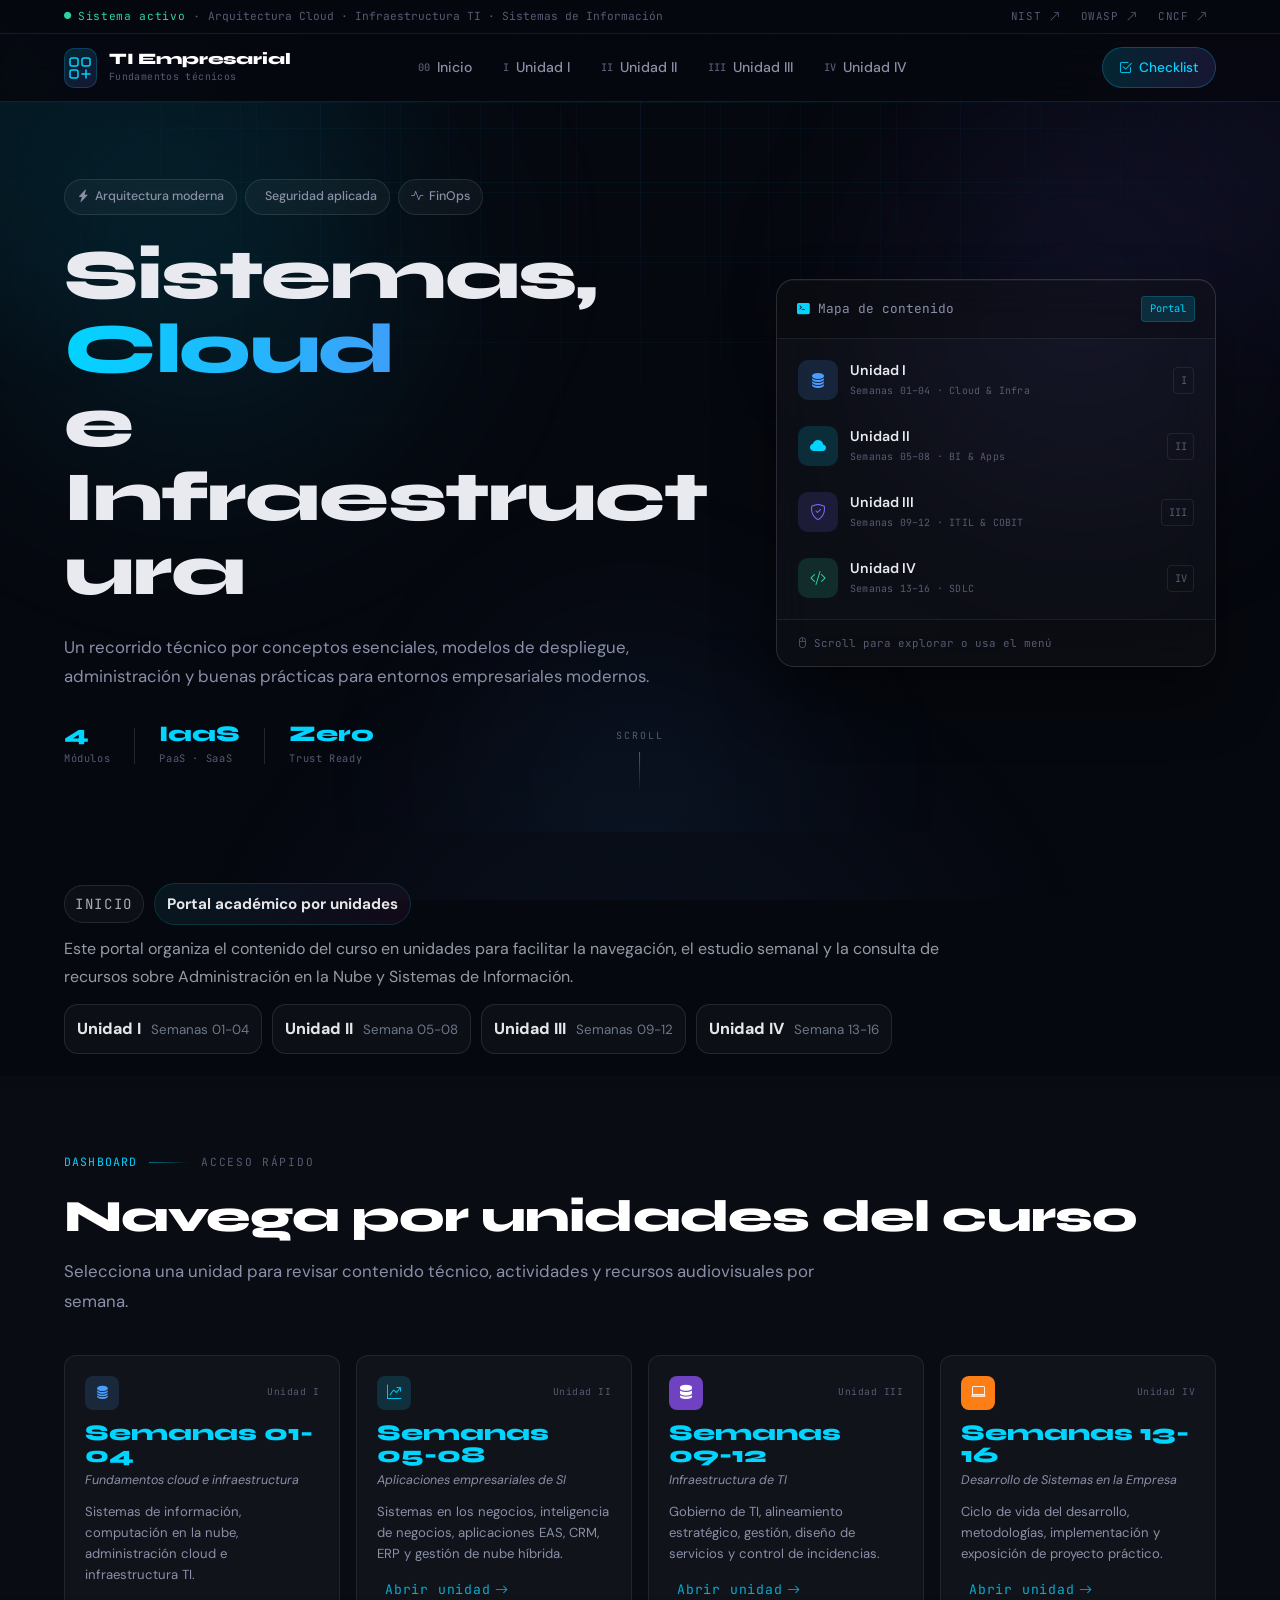
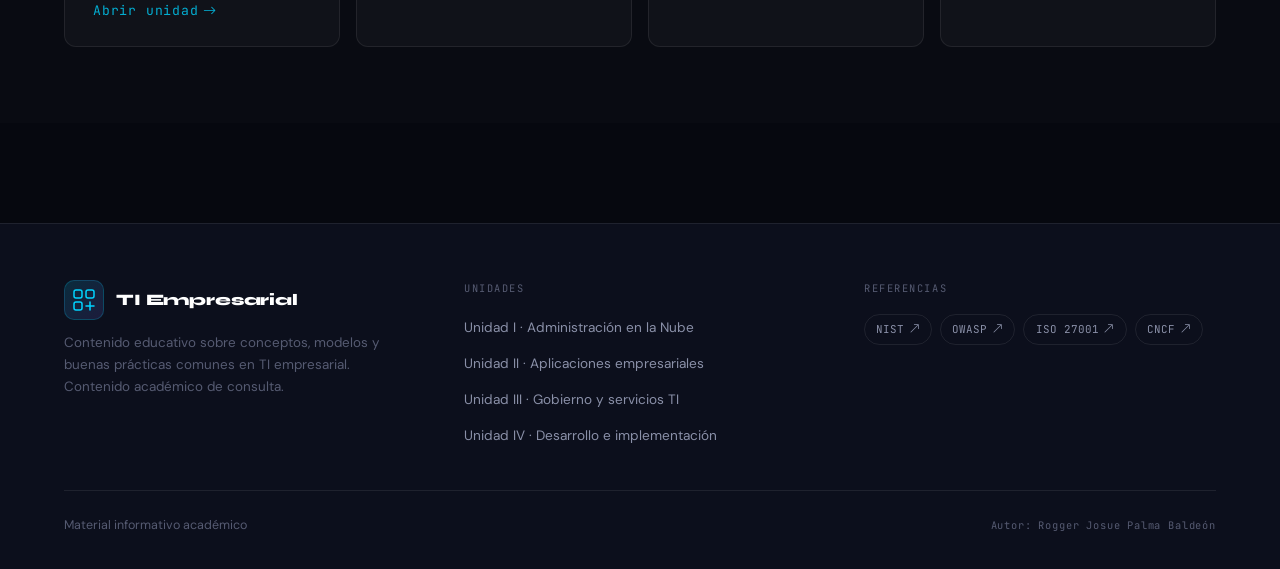
<file: index.html>
<!DOCTYPE html>
<html lang="es">
<head>
    <meta charset="UTF-8">
    <meta name="viewport" content="width=device-width, initial-scale=1.0">
    <meta name="description" content="Portal especializado en gestión de la información, ecosistemas Cloud e infraestructura tecnológica empresarial.">
    <title>Inicio | Fundamentos de Sistemas, Cloud e Infraestructura TI</title>

    <!-- Fonts -->
    <link rel="preconnect" href="https://fonts.googleapis.com">
    <link rel="preconnect" href="https://fonts.gstatic.com" crossorigin>
    <link href="https://fonts.googleapis.com/css2?family=Syne:wght@700;800&family=DM+Sans:ital,wght@0,300;0,400;0,500;1,400&family=JetBrains+Mono:wght@400;500&display=swap" rel="stylesheet">

    <!-- Bootstrap Icons -->
    <link href="https://cdn.jsdelivr.net/npm/bootstrap-icons@1.11.3/font/bootstrap-icons.min.css" rel="stylesheet">

    <!-- AOS -->
    <link href="https://cdn.jsdelivr.net/npm/aos@2.3.4/dist/aos.css" rel="stylesheet">

    <!-- Custom CSS -->
    <link rel="stylesheet" href="assets/css/style.css">
</head>
<body>

    <a class="skip-link" href="index.html#contenido">Saltar al contenido</a>

    <!-- ══════════════════════ HEADER ══════════════════════ -->
    <header class="site-header">

        <!-- TOP STRIP -->
        <div class="topstrip">
            <div class="topstrip-inner">
                <div class="topstrip-left">
                    <span class="mono-chip"><i class="bi bi-circle-fill pulse-dot"></i> Sistema activo</span>
                    <span class="sep">·</span>
                    <span class="mono-text">Arquitectura Cloud · Infraestructura TI · Sistemas de Información</span>
                </div>
                <div class="topstrip-right">
                    <a href="https://www.nist.gov/" target="_blank" rel="noopener" class="strip-link">NIST <i class="bi bi-arrow-up-right"></i></a>
                    <a href="https://owasp.org/" target="_blank" rel="noopener" class="strip-link">OWASP <i class="bi bi-arrow-up-right"></i></a>
                    <a href="https://www.cncf.io/" target="_blank" rel="noopener" class="strip-link">CNCF <i class="bi bi-arrow-up-right"></i></a>
                </div>
            </div>
        </div>

        <!-- MAIN NAVBAR -->
        <nav class="navbar" id="navbar" aria-label="Navegación principal">
            <div class="nav-inner">
                <!-- Brand -->
                <a class="brand" href="index.html#contenido" aria-label="Inicio">
                    <div class="brand-icon">
                        <svg width="22" height="22" viewBox="0 0 22 22" fill="none" xmlns="http://www.w3.org/2000/svg">
                            <rect x="1" y="1" width="8" height="8" rx="2" stroke="currentColor" stroke-width="1.5"/>
                            <rect x="13" y="1" width="8" height="8" rx="2" stroke="currentColor" stroke-width="1.5"/>
                            <rect x="1" y="13" width="8" height="8" rx="2" stroke="currentColor" stroke-width="1.5"/>
                            <path d="M13 17H21M17 13V21" stroke="currentColor" stroke-width="1.5" stroke-linecap="round"/>
                        </svg>
                    </div>
                    <div class="brand-text">
                        <span class="brand-name">TI Empresarial</span>
                        <span class="brand-sub">Fundamentos técnicos</span>
                    </div>
                </a>

                <!-- Desktop Nav -->
                <ul class="nav-links" role="list">
                    <li><a href="index.html" class="nav-link"><span class="link-num">00</span><span>Inicio</span></a></li>
                    <li><a href="unidad1.html" class="nav-link"><span class="link-num">I</span><span>Unidad I</span></a></li>
                    <li><a href="unidad2.html" class="nav-link"><span class="link-num">II</span><span>Unidad II</span></a></li>
                    <li><a href="unidad3.html" class="nav-link"><span class="link-num">III</span><span>Unidad III</span></a></li>
                    <li><a href="unidad4.html" class="nav-link"><span class="link-num">IV</span><span>Unidad IV</span></a></li>
</ul>

                <!-- Right actions -->
                <div class="nav-actions">
                    <a href="unidad1.html#semana-03" class="nav-cta">
                        <i class="bi bi-check2-square"></i>
                        <span>Checklist</span>
                    </a>
                    <button class="hamburger" id="hamburger" aria-label="Abrir menú" aria-expanded="false">
                        <span></span><span></span><span></span>
                    </button>
                </div>
            </div>

            <!-- Nav Progress Line -->
            <div class="nav-progress" id="navProgress"></div>
        </nav>

        <!-- MOBILE MENU -->
        <div class="mobile-menu" id="mobileMenu" aria-hidden="true">
            <div class="mobile-menu-inner">
                <nav>
                    <a href="index.html" class="mob-link"><span class="mob-num">00</span><span class="mob-label">Inicio</span><i class="bi bi-arrow-right"></i></a>
                    <a href="unidad1.html" class="mob-link"><span class="mob-num">I</span><span class="mob-label">Unidad I</span><i class="bi bi-arrow-right"></i></a>
                    <a href="unidad2.html" class="mob-link"><span class="mob-num">II</span><span class="mob-label">Unidad II</span><i class="bi bi-arrow-right"></i></a>
                    <a href="unidad3.html" class="mob-link"><span class="mob-num">I</span><span class="mob-label">Unidad III</span><i class="bi bi-arrow-right"></i></a>
                    <a href="unidad4.html" class="mob-link"><span class="mob-num">II</span><span class="mob-label">Unidad IV</span><i class="bi bi-arrow-right"></i></a>
                </nav>
                <div class="mob-footer">
                    <a href="https://www.nist.gov/" target="_blank" rel="noopener" class="mob-ref">NIST</a>
                    <a href="https://owasp.org/" target="_blank" rel="noopener" class="mob-ref">OWASP</a>
                    <a href="https://www.cncf.io/" target="_blank" rel="noopener" class="mob-ref">CNCF</a>
                    <a href="https://www.iso.org/" target="_blank" rel="noopener" class="mob-ref">ISO 27001</a>
                </div>
            </div>
        </div>

        <!-- ══════ HERO ══════ -->
        <section class="hero" aria-label="Portada">
            <div class="hero-bg">
                <div class="hero-orb orb-1"></div>
                <div class="hero-orb orb-2"></div>
                <div class="hero-orb orb-3"></div>
                <div class="hero-grid"></div>
            </div>

            <div class="hero-inner">
                <!-- Left column -->
                <div class="hero-content" data-aos="fade-up" data-aos-duration="700">
                    <div class="hero-eyebrow">
                        <span class="eyebrow-badge"><i class="bi bi-lightning-charge-fill"></i> Arquitectura moderna</span>
                        <span class="eyebrow-badge"><i class="bi bi-shield-check-fill"></i> Seguridad aplicada</span>
                        <span class="eyebrow-badge d-none d-md-inline-flex"><i class="bi bi-activity"></i> FinOps</span>
                    </div>

                    <h1 class="hero-title">
                        <span class="title-line">Sistemas,</span>
                        <span class="title-line accent">Cloud</span>
                        <span class="title-line">e Infraestructura</span>
                    </h1>

                    <p class="hero-desc">Un recorrido técnico por conceptos esenciales, modelos de despliegue, administración y buenas prácticas para entornos empresariales modernos.</p>

                    <div class="hero-stats">
                        <div class="stat-item">
                            <span class="stat-n">4</span>
                            <span class="stat-l">Módulos</span>
                        </div>
                        <div class="stat-div"></div>
                        <div class="stat-item">
                            <span class="stat-n">IaaS</span>
                            <span class="stat-l">PaaS · SaaS</span>
                        </div>
                        <div class="stat-div"></div>
                        <div class="stat-item">
                            <span class="stat-n">Zero</span>
                            <span class="stat-l">Trust Ready</span>
                        </div>
                    </div>
                </div>

                <!-- Right: Module Map -->
                <div class="hero-map" data-aos="fade-left" data-aos-duration="700" data-aos-delay="120">
                    <div class="map-card">
                        <div class="map-header">
                            <div class="map-header-left">
                                <i class="bi bi-terminal-fill"></i>
                                <span>Mapa de contenido</span>
                            </div>
                            <span class="map-badge">Portal</span>
                        </div>

                        <div class="map-modules">
                            <a href="unidad1.html" class="map-module">
                                <div class="mod-icon mod-blue"><i class="bi bi-database-fill"></i></div>
                                <div class="mod-info">
                                    <span class="mod-title">Unidad I</span>
                                    <span class="mod-tags">Semanas 01–04 · Cloud &amp; Infra</span>
                                </div>
                                <span class="mod-num">I</span>
                            </a>
                            <a href="unidad2.html" class="map-module">
                                <div class="mod-icon mod-cyan"><i class="bi bi-cloud-fill"></i></div>
                                <div class="mod-info">
                                    <span class="mod-title">Unidad II</span>
                                    <span class="mod-tags">Semanas 05–08 · BI &amp; Apps</span>
                                </div>
                                <span class="mod-num">II</span>
                            </a>
                            <a href="unidad3.html" class="map-module">
                                <div class="mod-icon mod-violet"><i class="bi bi-shield-check"></i></div>
                                <div class="mod-info">
                                    <span class="mod-title">Unidad III</span>
                                    <span class="mod-tags">Semanas 09–12 · ITIL &amp; COBIT</span>
                                </div>
                                <span class="mod-num">III</span>
                            </a>
                            <a href="unidad4.html" class="map-module">
                                <div class="mod-icon mod-green"><i class="bi bi-code-slash"></i></div>
                                <div class="mod-info">
                                    <span class="mod-title">Unidad IV</span>
                                    <span class="mod-tags">Semanas 13–16 · SDLC</span>
                                </div>
                                <span class="mod-num">IV</span>
                            </a>
                        </div>

                        <div class="map-footer">
                            <i class="bi bi-mouse2"></i> Scroll para explorar o usa el menú
                        </div>
                    </div>
                </div>
            </div>

            <!-- Scroll hint -->
            <div class="scroll-hint" aria-hidden="true">
                <span>scroll</span>
                <div class="scroll-line"></div>
            </div>
        </section>
    </header>

    <!-- ══════════════════════ MAIN ══════════════════════ -->
    <main id="contenido">
    <section id="unidad-i" class="unit">
        <div class="unit-header" data-aos="fade-up">
            <div class="unit-label">
                <span class="unit-num">INICIO</span>
                <span class="unit-pill">Portal académico por unidades</span>
            </div>
            <p class="unit-desc">Este portal organiza el contenido del curso en unidades para facilitar la navegación, el estudio semanal y la consulta de recursos sobre Administración en la Nube y Sistemas de Información.</p>
            <div class="unit-weeks">
                <a class="week-chip" href="unidad1.html"><span>Unidad I</span><small>Semanas 01-04</small></a>
                <a class="week-chip" href="unidad2.html"><span>Unidad II</span><small>Semana 05-08</small></a>
                <a class="week-chip" href="unidad3.html"><span>Unidad III</span><small>Semanas 09-12</small></a>
                <a class="week-chip" href="unidad4.html"><span>Unidad IV</span><small>Semana 13-16</small></a>
            </div>
        </div>

        <article class="module">
            <div class="module-inner">
                <div class="module-header" data-aos="fade-up">
                    <div class="module-label">
                        <span class="label-num">DASHBOARD</span>
                        <span class="label-line"></span>
                        <span class="label-cat">Acceso rápido</span>
                    </div>
                    <h2 class="module-title">Navega por unidades del curso</h2>
                    <p class="module-intro">Selecciona una unidad para revisar contenido técnico, actividades y recursos audiovisuales por semana.</p>
                </div>
        
                <div class="type-grid" data-aos="fade-up">
                    
                    <a href="unidad1.html" class="type-card type-card-link">
                        <div class="tc-header">
                            <div class="tc-icon bg-blue"><i class="bi bi-database-fill"></i></div>
                            <span class="tc-tag">Unidad I</span>
                        </div>
                        <h4>Semanas 01-04</h4>
                        <p class="tc-full">Fundamentos cloud e infraestructura</p>
                        <p class="tc-desc">Sistemas de información, computación en la nube, administración cloud e infraestructura TI.</p>
                        <span class="strip-link">Abrir unidad <i class="bi bi-arrow-right"></i></span>
                    </a>
        
                    <a href="unidad2.html" class="type-card type-card-link">
                        <div class="tc-header">
                            <div class="tc-icon bg-cyan"><i class="bi bi-graph-up-arrow"></i></div>
                            <span class="tc-tag">Unidad II</span>
                        </div>
                        <h4>Semanas 05-08</h4>
                        <p class="tc-full">Aplicaciones empresariales de SI</p>
                        <p class="tc-desc">Sistemas en los negocios, inteligencia de negocios, aplicaciones EAS, CRM, ERP y gestión de nube híbrida.</p>
                        <span class="strip-link">Abrir unidad <i class="bi bi-arrow-right"></i></span>
                    </a>
        
                    <a href="unidad3.html" class="type-card type-card-link">
                        <div class="tc-header">
                            <div class="tc-icon bg-purple" style="background-color: #6f42c1; color: white;"><i class="bi bi-server"></i></div>
                            <span class="tc-tag">Unidad III</span>
                        </div>
                        <h4>Semanas 09-12</h4>
                        <p class="tc-full">Infraestructura de TI</p>
                        <p class="tc-desc">Gobierno de TI, alineamiento estratégico, gestión, diseño de servicios y control de incidencias.</p>
                        <span class="strip-link">Abrir unidad <i class="bi bi-arrow-right"></i></span>
                    </a>
        
                    <a href="unidad4.html" class="type-card type-card-link">
                        <div class="tc-header">
                            <div class="tc-icon bg-orange" style="background-color: #fd7e14; color: white;"><i class="bi bi-laptop"></i></div>
                            <span class="tc-tag">Unidad IV</span>
                        </div>
                        <h4>Semanas 13-16</h4>
                        <p class="tc-full">Desarrollo de Sistemas en la Empresa</p>
                        <p class="tc-desc">Ciclo de vida del desarrollo, metodologías, implementación y exposición de proyecto práctico.</p>
                        <span class="strip-link">Abrir unidad <i class="bi bi-arrow-right"></i></span>
                    </a>
        
                </div>
            </div>
        </article>
    </section>
</main>

    <!-- ══════════════════════ FOOTER ══════════════════════ -->
    <footer class="site-footer">
        <div class="footer-inner">
            <div class="footer-top">
                <div class="footer-brand-col">
                    <div class="brand">
                        <div class="brand-icon">
                            <svg width="22" height="22" viewBox="0 0 22 22" fill="none">
                                <rect x="1" y="1" width="8" height="8" rx="2" stroke="currentColor" stroke-width="1.5"/>
                                <rect x="13" y="1" width="8" height="8" rx="2" stroke="currentColor" stroke-width="1.5"/>
                                <rect x="1" y="13" width="8" height="8" rx="2" stroke="currentColor" stroke-width="1.5"/>
                                <path d="M13 17H21M17 13V21" stroke="currentColor" stroke-width="1.5" stroke-linecap="round"/>
                            </svg>
                        </div>
                        <span class="brand-name">TI Empresarial</span>
                    </div>
                    <p class="footer-tagline">Contenido educativo sobre conceptos, modelos y buenas prácticas comunes en TI empresarial. Contenido académico de consulta.</p>
                </div>
                <div class="footer-nav-col">
                    <span class="footer-nav-title">Unidades</span>
                    <nav class="footer-nav">
                        <a href="unidad1.html">Unidad I · Administración en la Nube</a>
                        <a href="unidad2.html">Unidad II · Aplicaciones empresariales</a>
                        <a href="unidad3.html">Unidad III · Gobierno y servicios TI</a>
                        <a href="unidad4.html">Unidad IV · Desarrollo e implementación</a>
                    </nav>
                </div>
                <div class="footer-ref-col">
                    <span class="footer-nav-title">Referencias</span>
                    <div class="footer-refs">
                        <a href="https://www.nist.gov/" target="_blank" rel="noopener" class="ref-pill">NIST <i class="bi bi-arrow-up-right"></i></a>
                        <a href="https://owasp.org/" target="_blank" rel="noopener" class="ref-pill">OWASP <i class="bi bi-arrow-up-right"></i></a>
                        <a href="https://www.iso.org/isoiec-27001-information-security.html" target="_blank" rel="noopener" class="ref-pill">ISO 27001 <i class="bi bi-arrow-up-right"></i></a>
                        <a href="https://www.cncf.io/" target="_blank" rel="noopener" class="ref-pill">CNCF <i class="bi bi-arrow-up-right"></i></a>
                    </div>
                </div>
            </div>
            <div class="footer-bottom">
                <span>Material informativo académico</span>
                <span class="footer-mono">Autor: Rogger Josue Palma Baldeón</span>
            </div>
        </div>
    </footer>

    <!-- Back to top -->
    <button class="back-to-top" id="backToTop" aria-label="Volver arriba">
        <i class="bi bi-arrow-up"></i>
    </button>

    <!-- Scripts -->
    <script src="https://cdn.jsdelivr.net/npm/aos@2.3.4/dist/aos.js"></script>
    <script src="assets/js/main.js"></script>
</body>
</html>
</file>
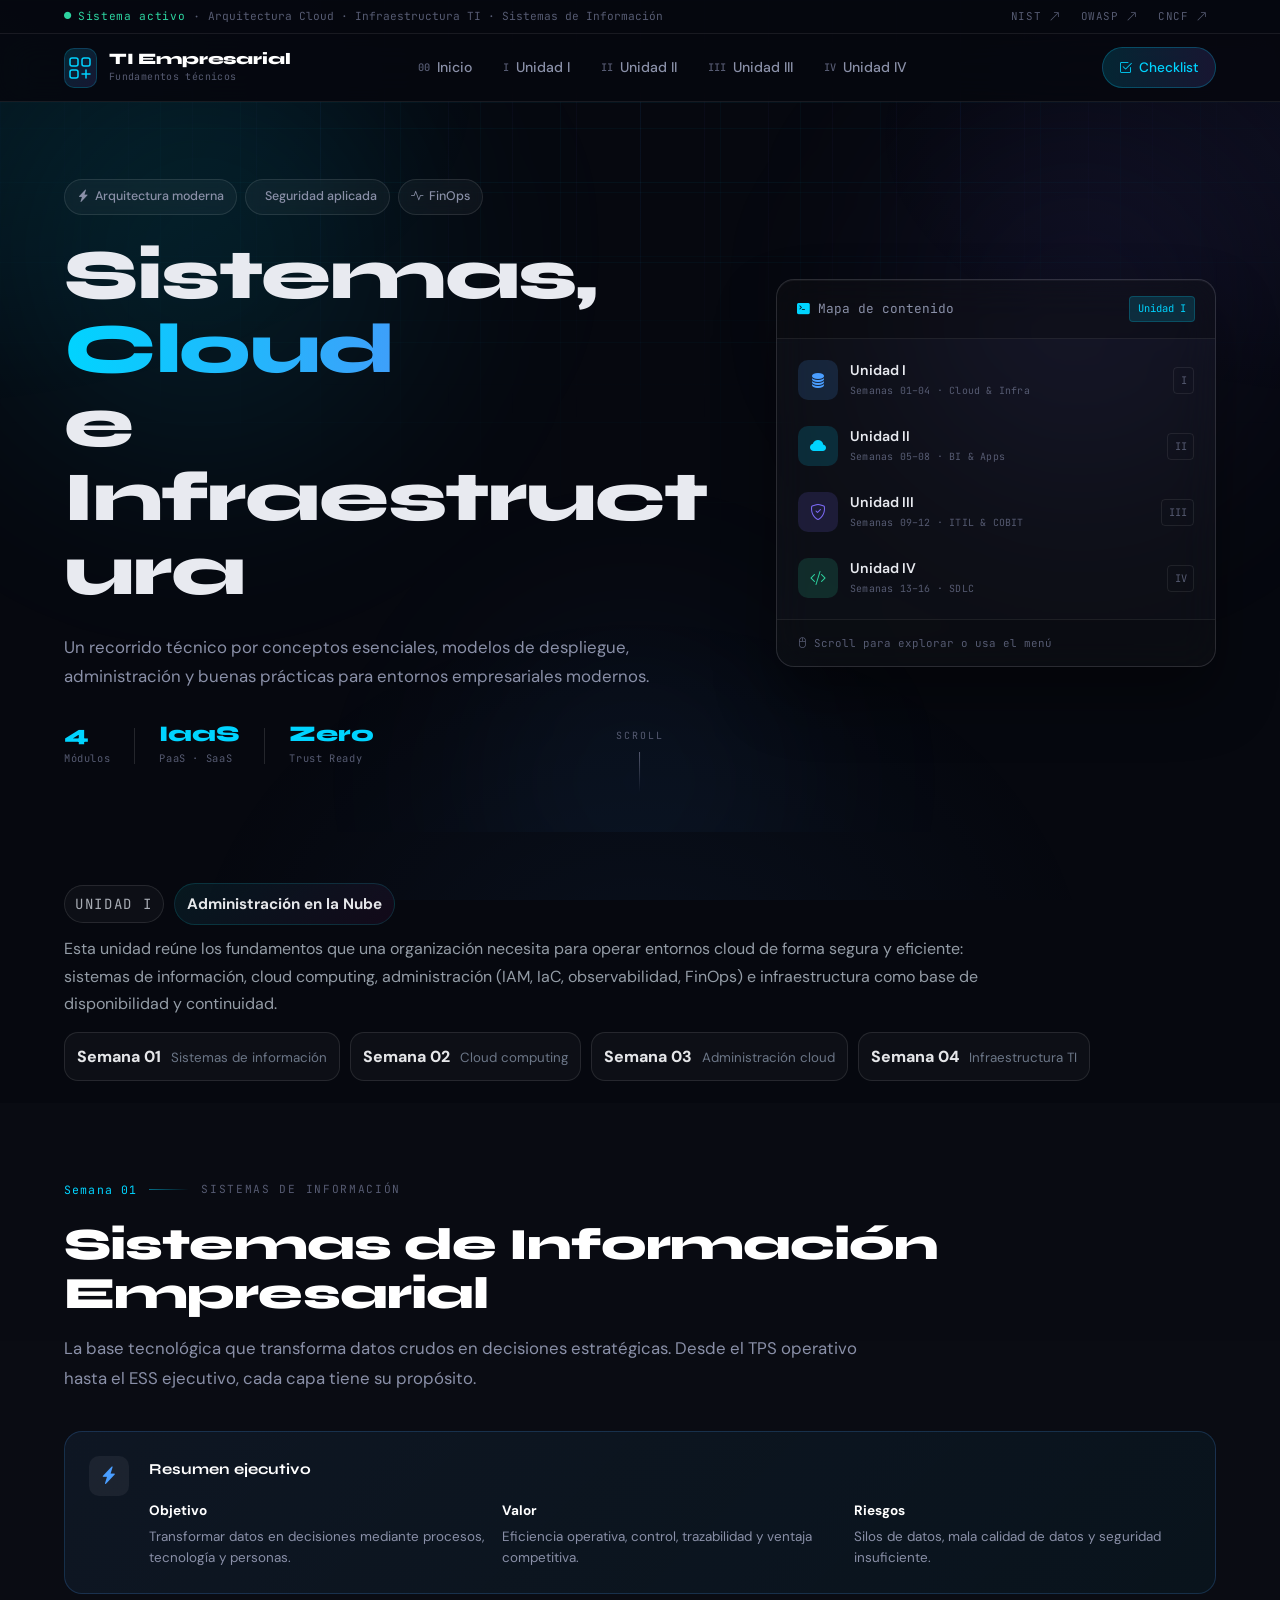
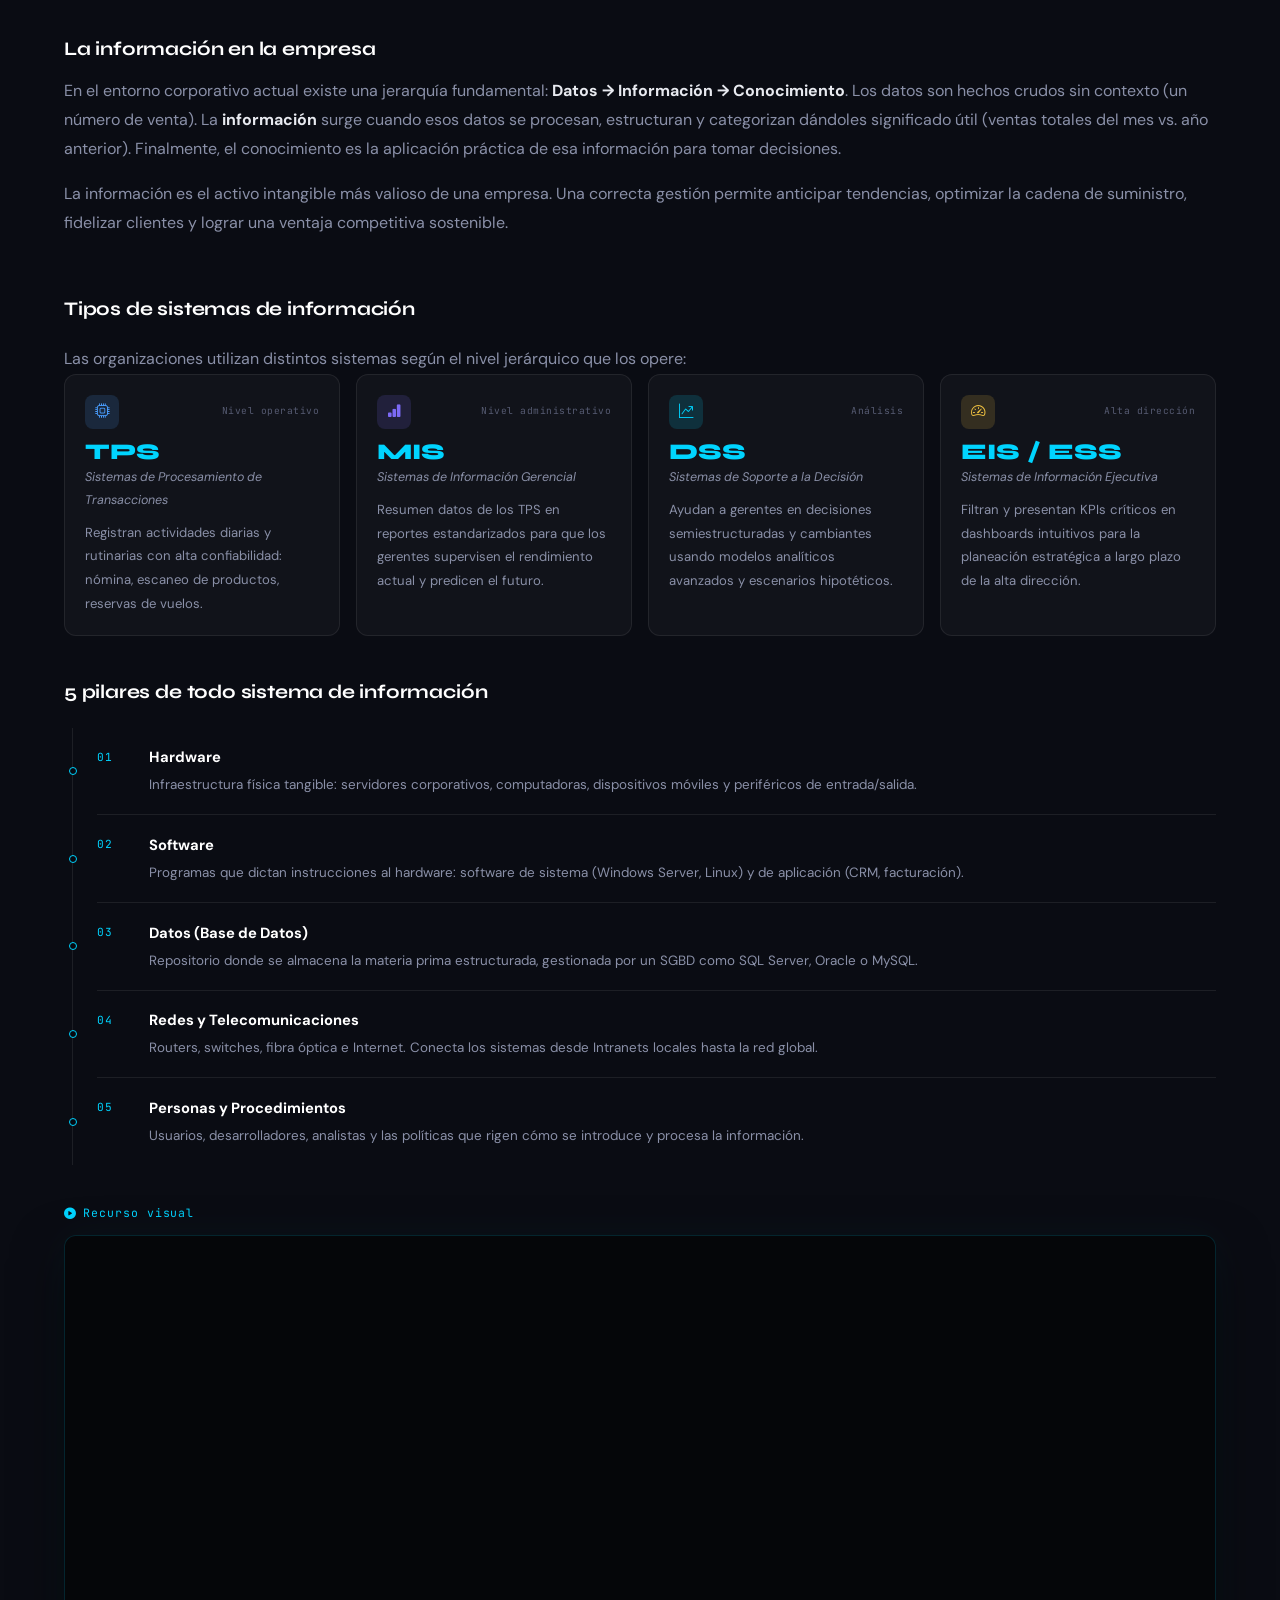
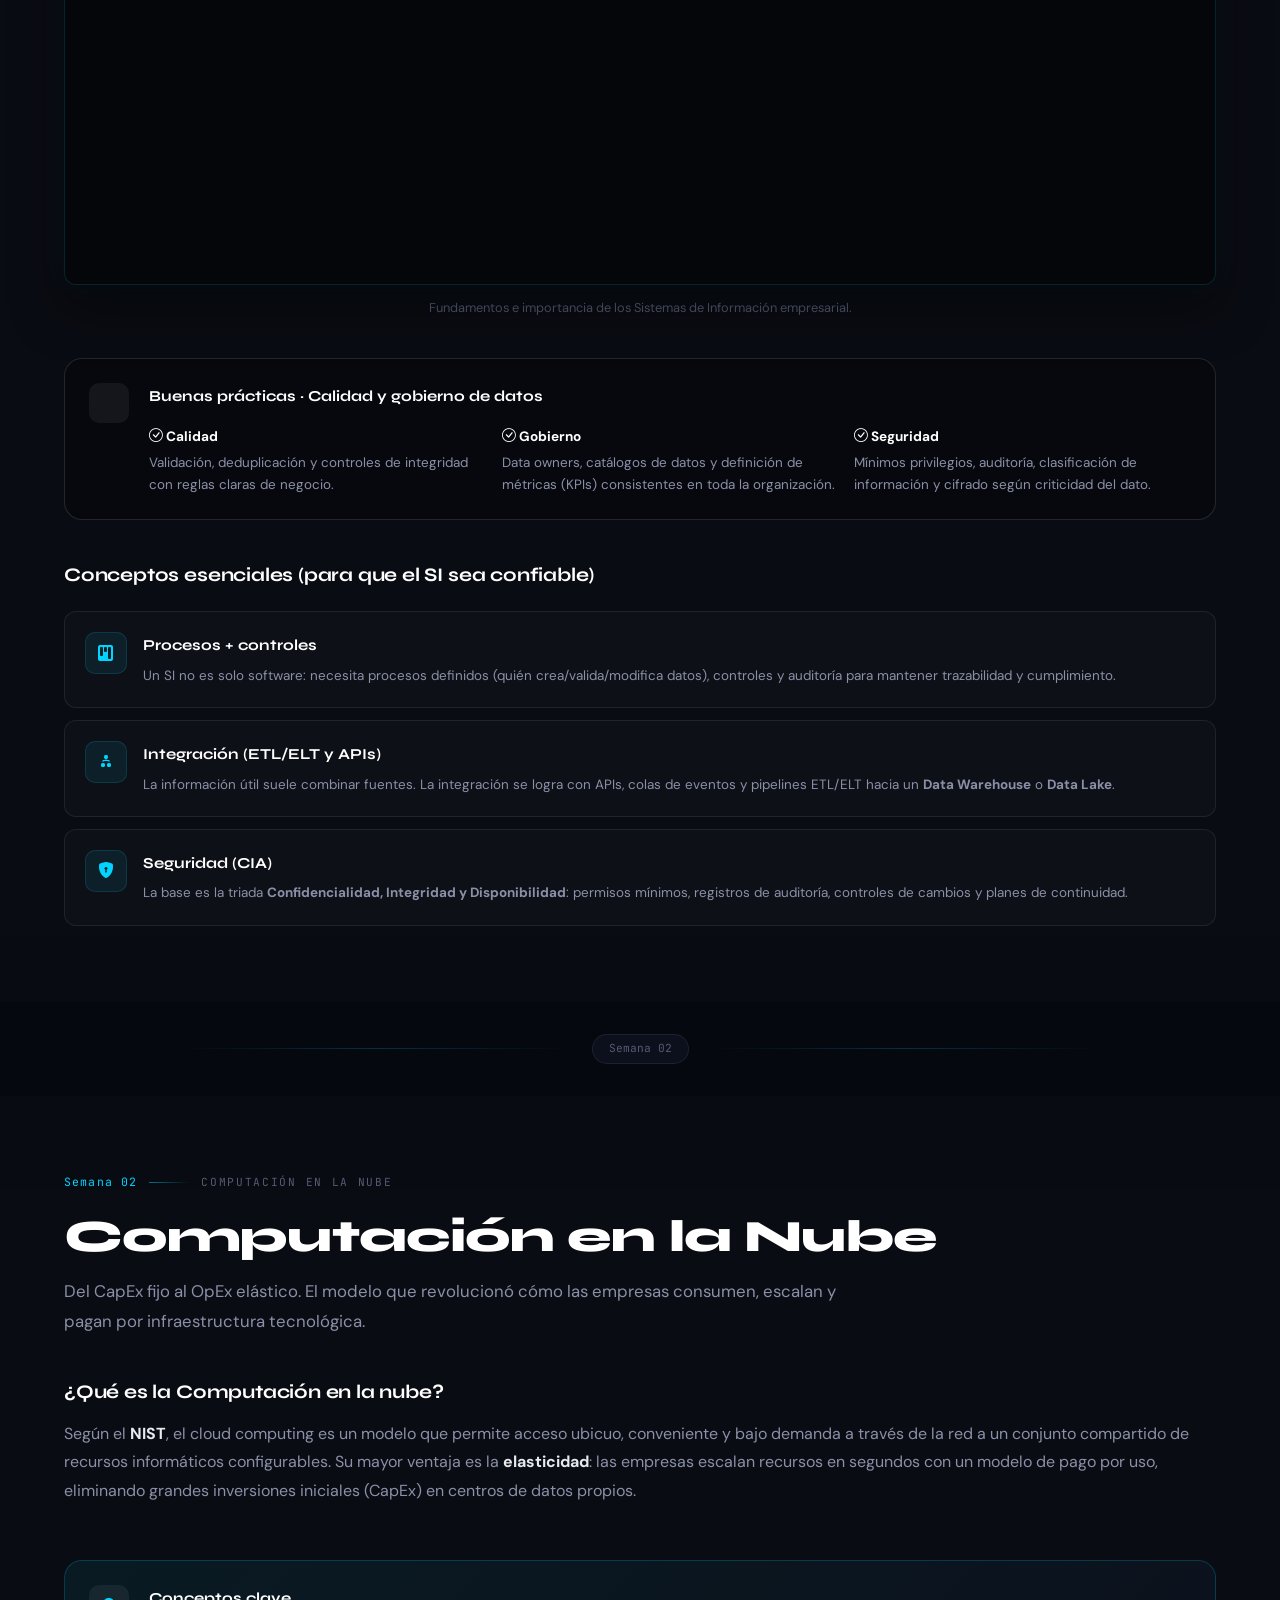
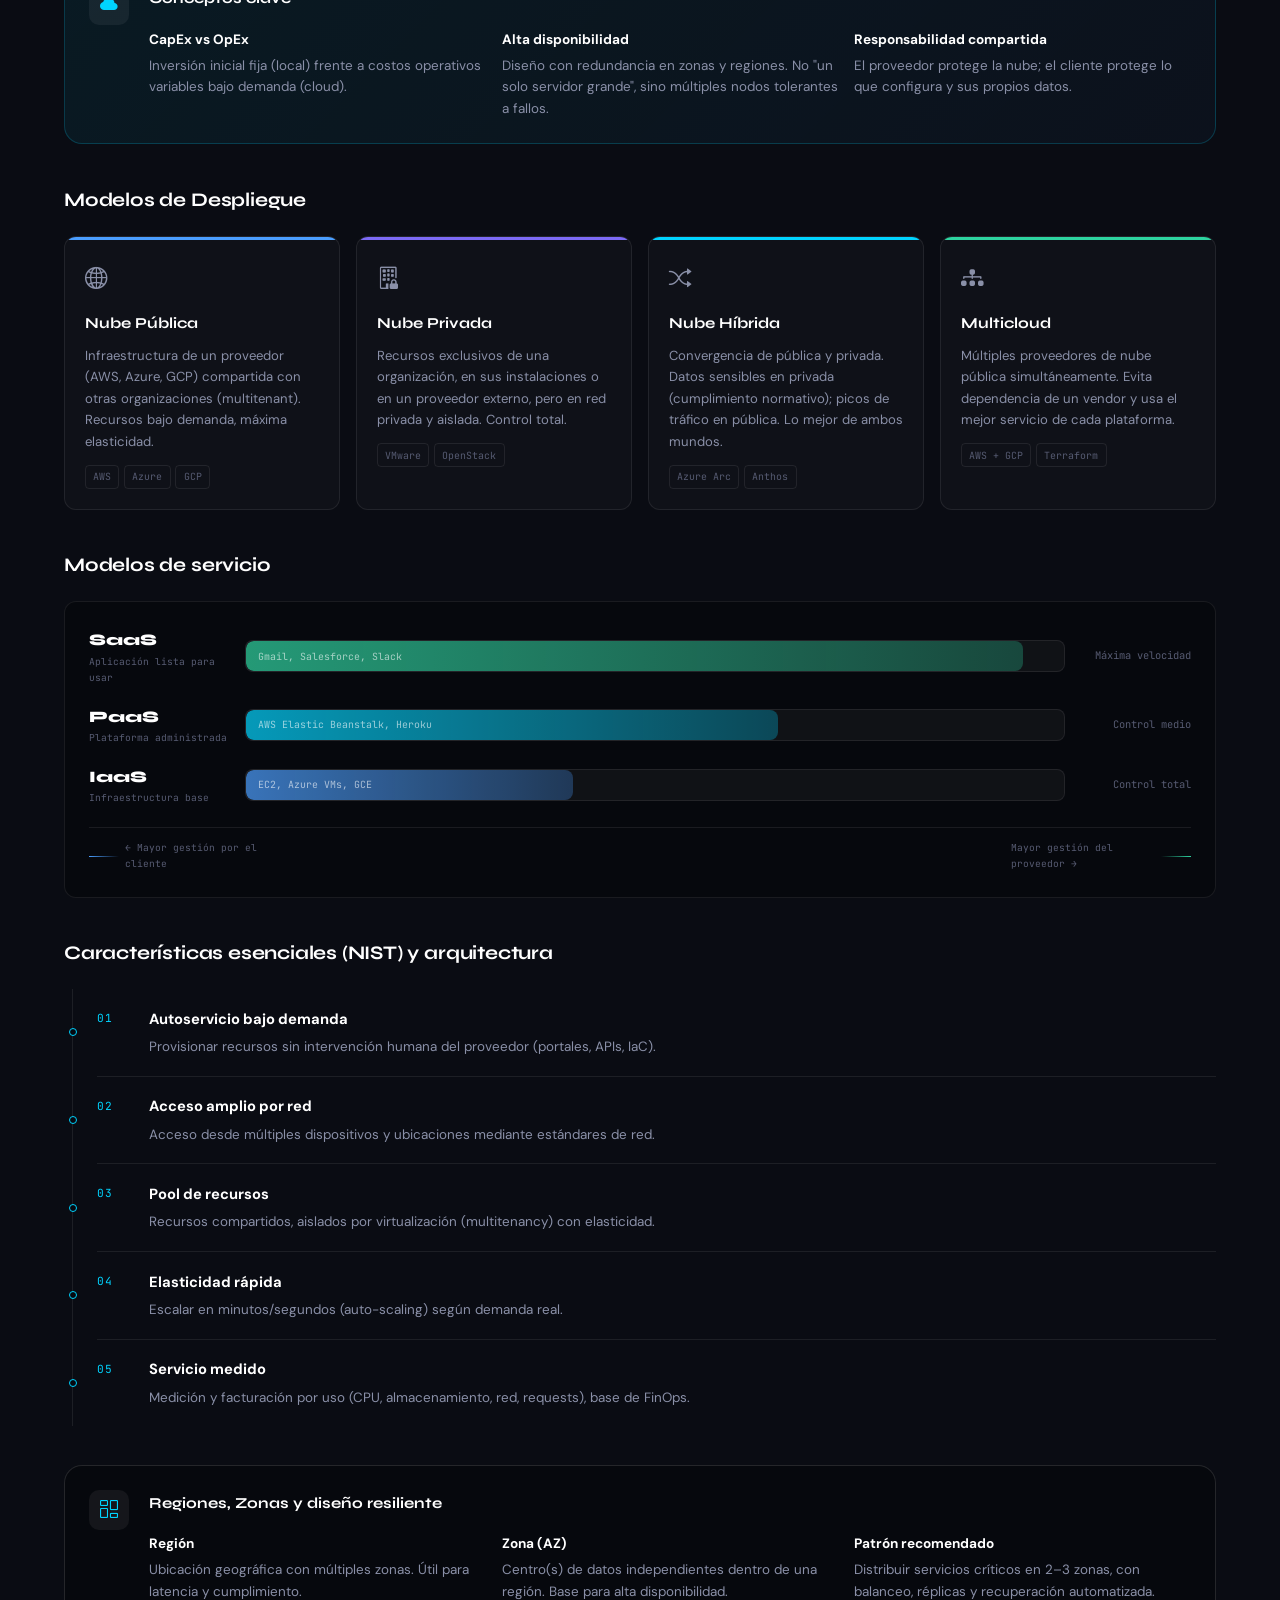
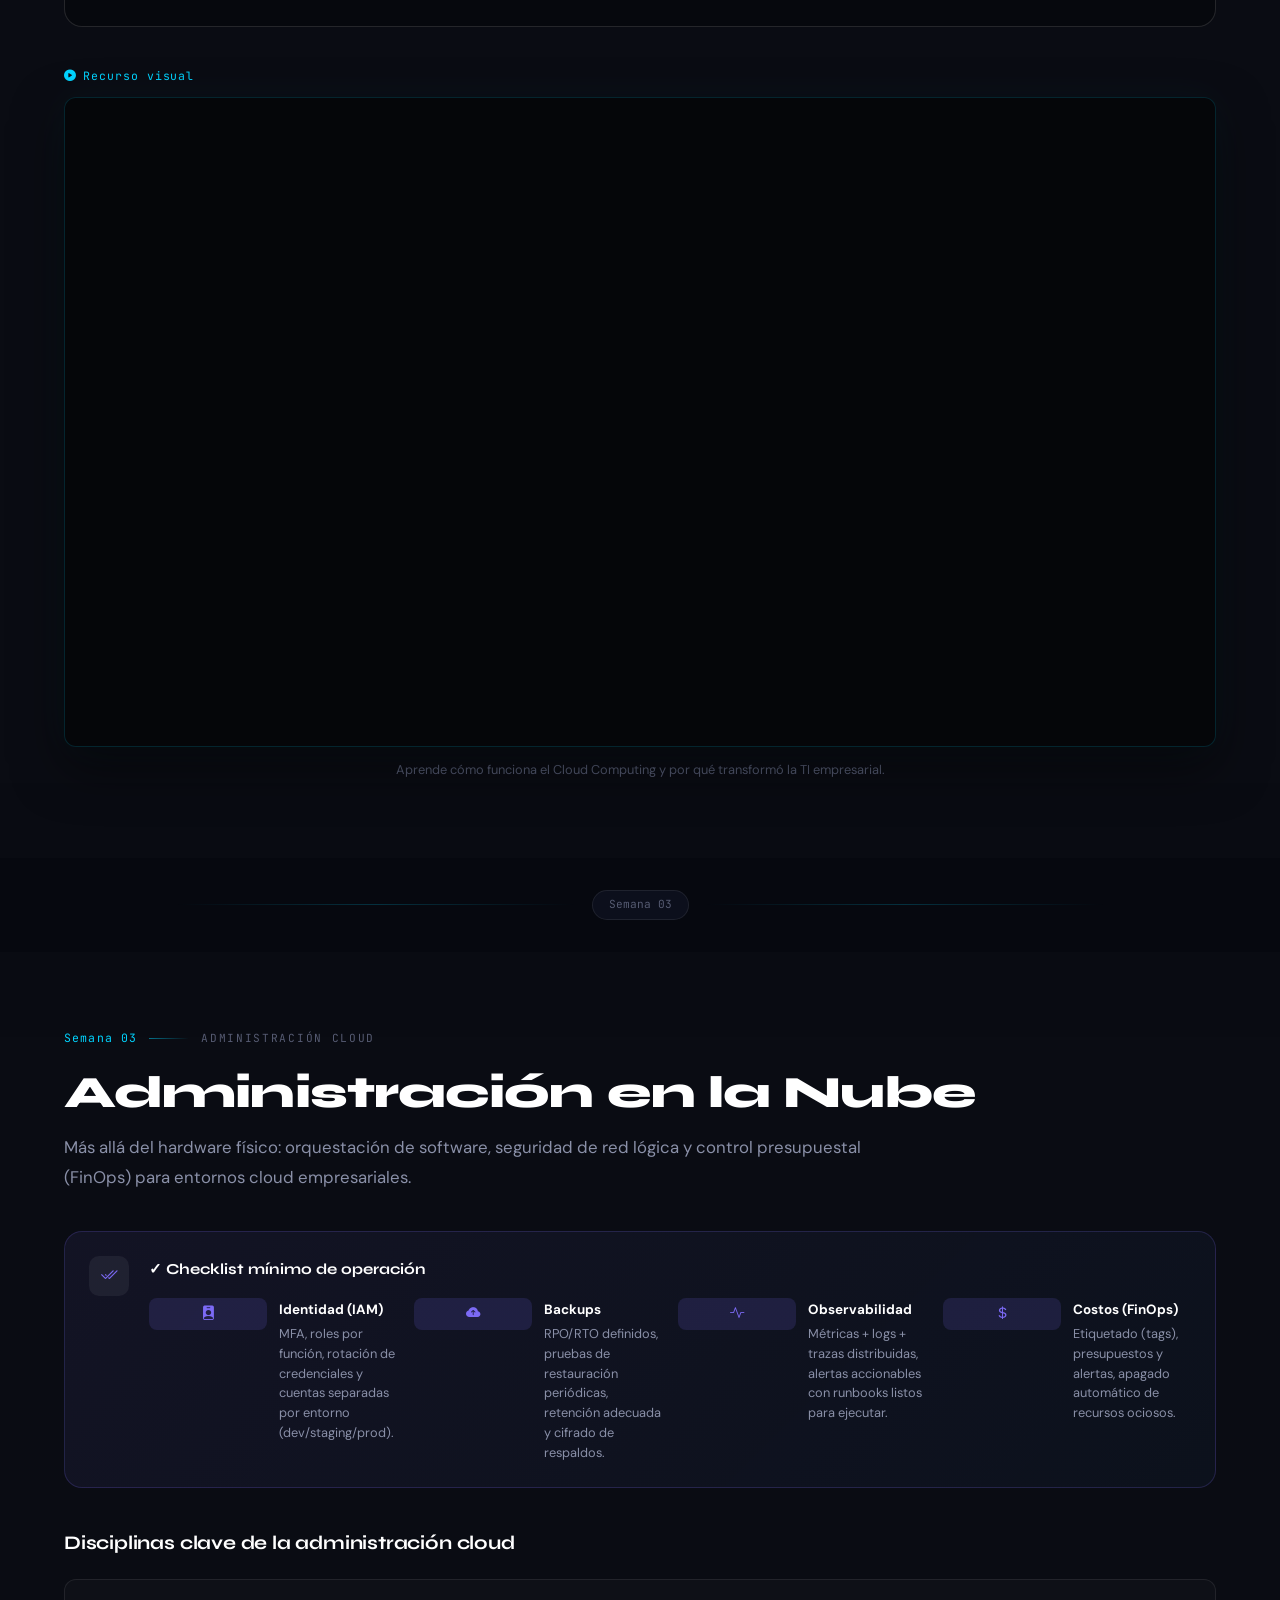
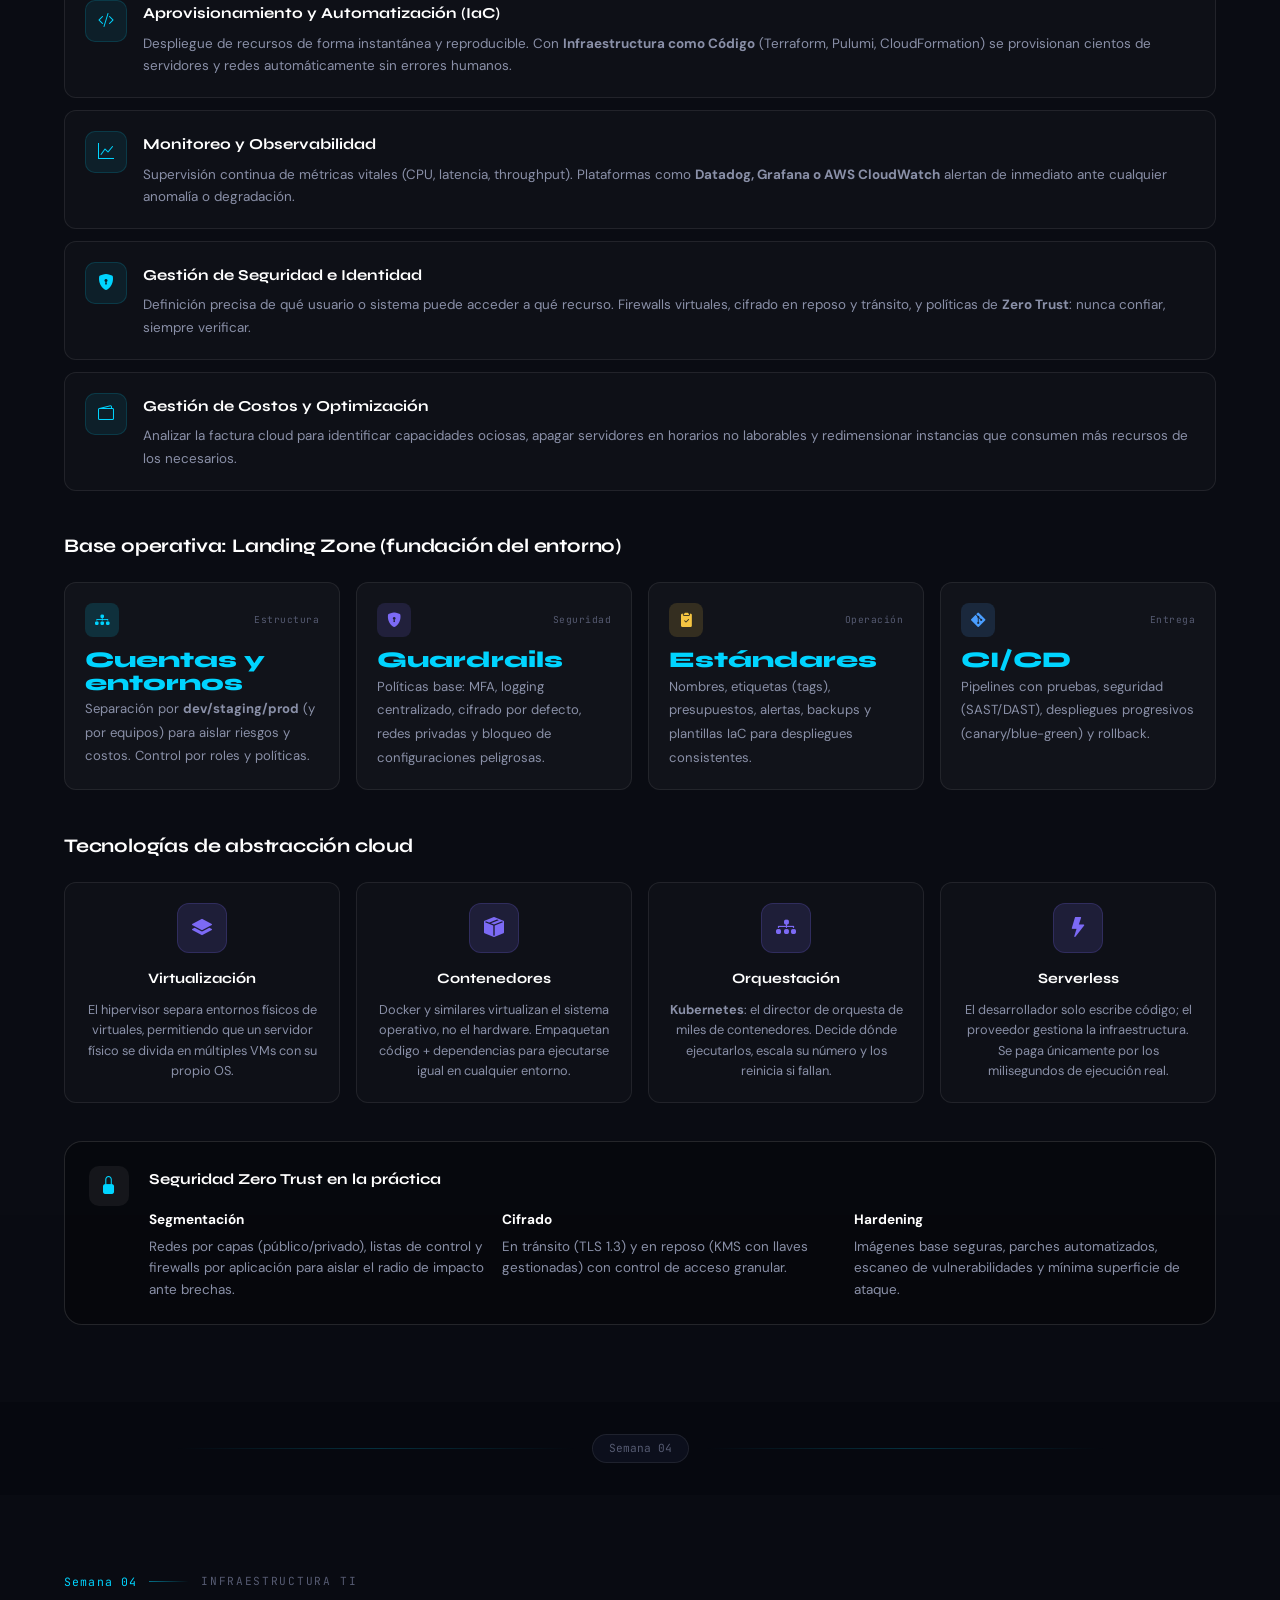
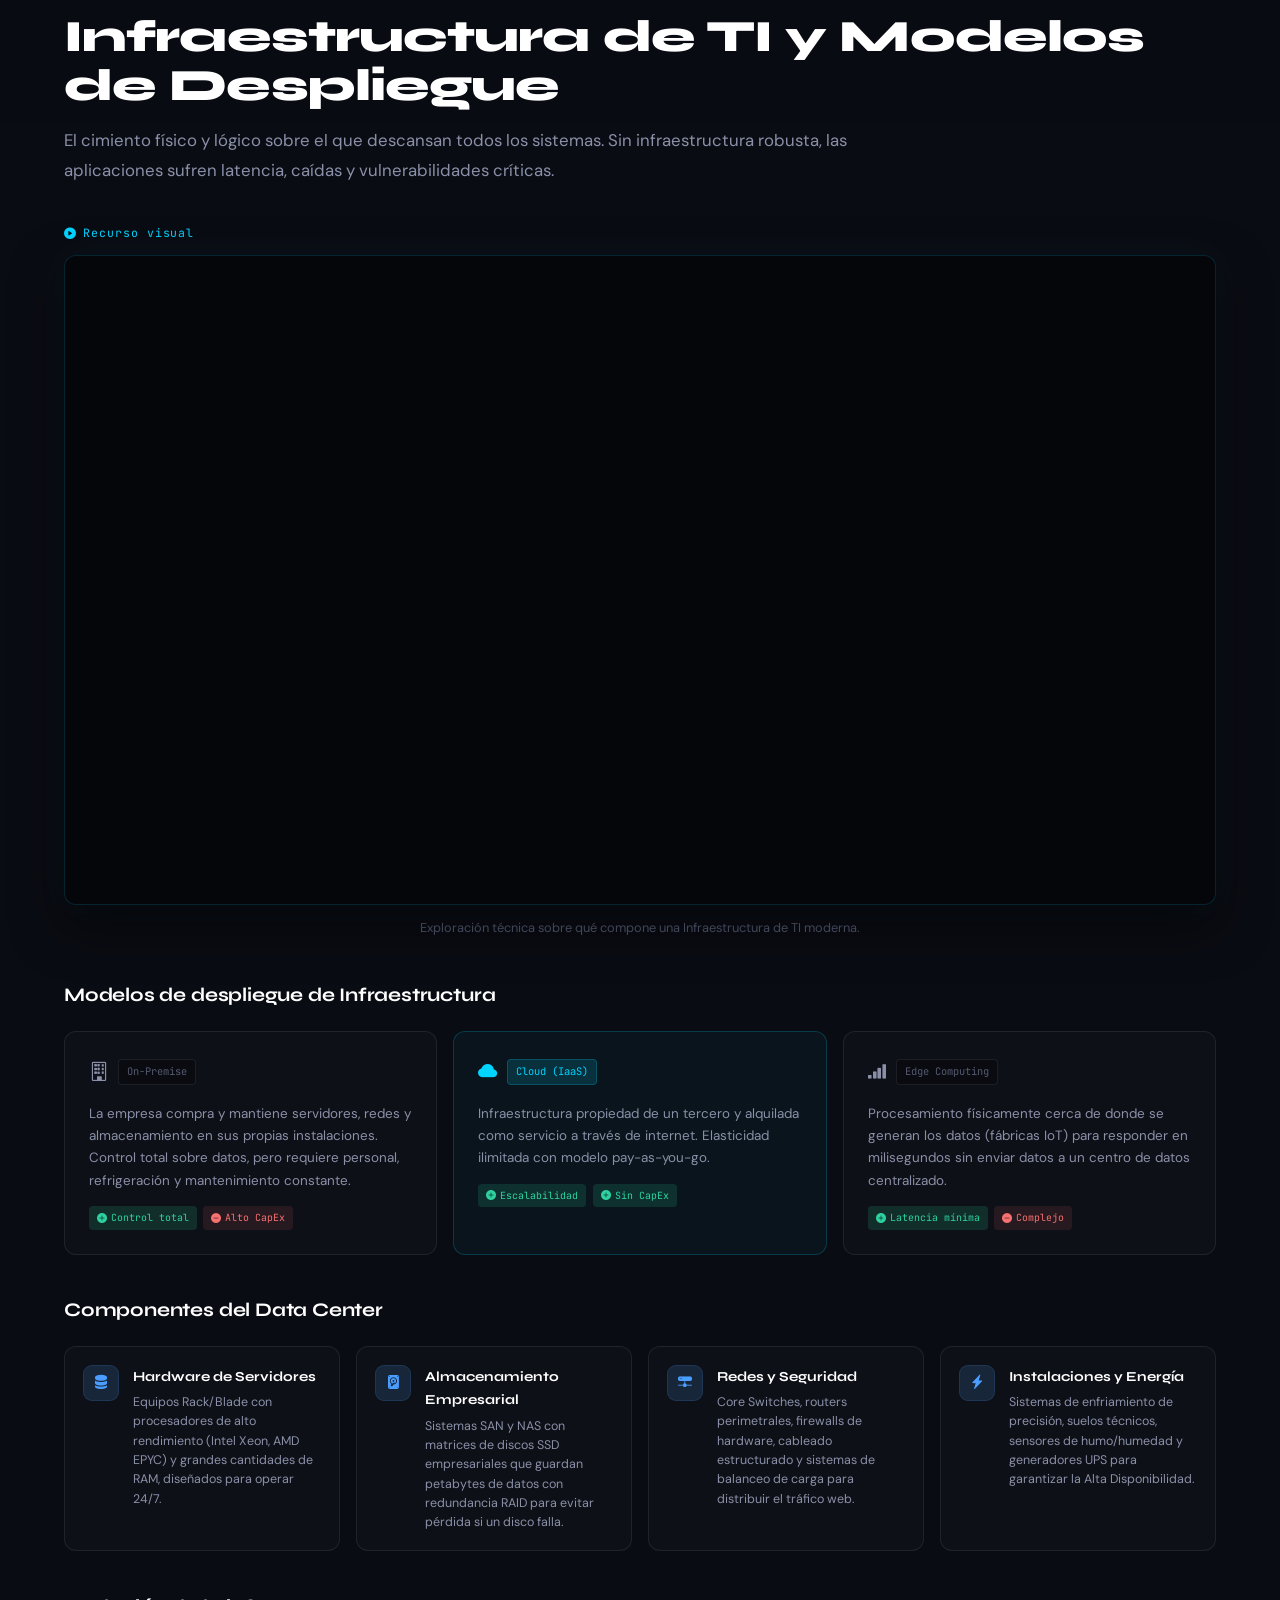
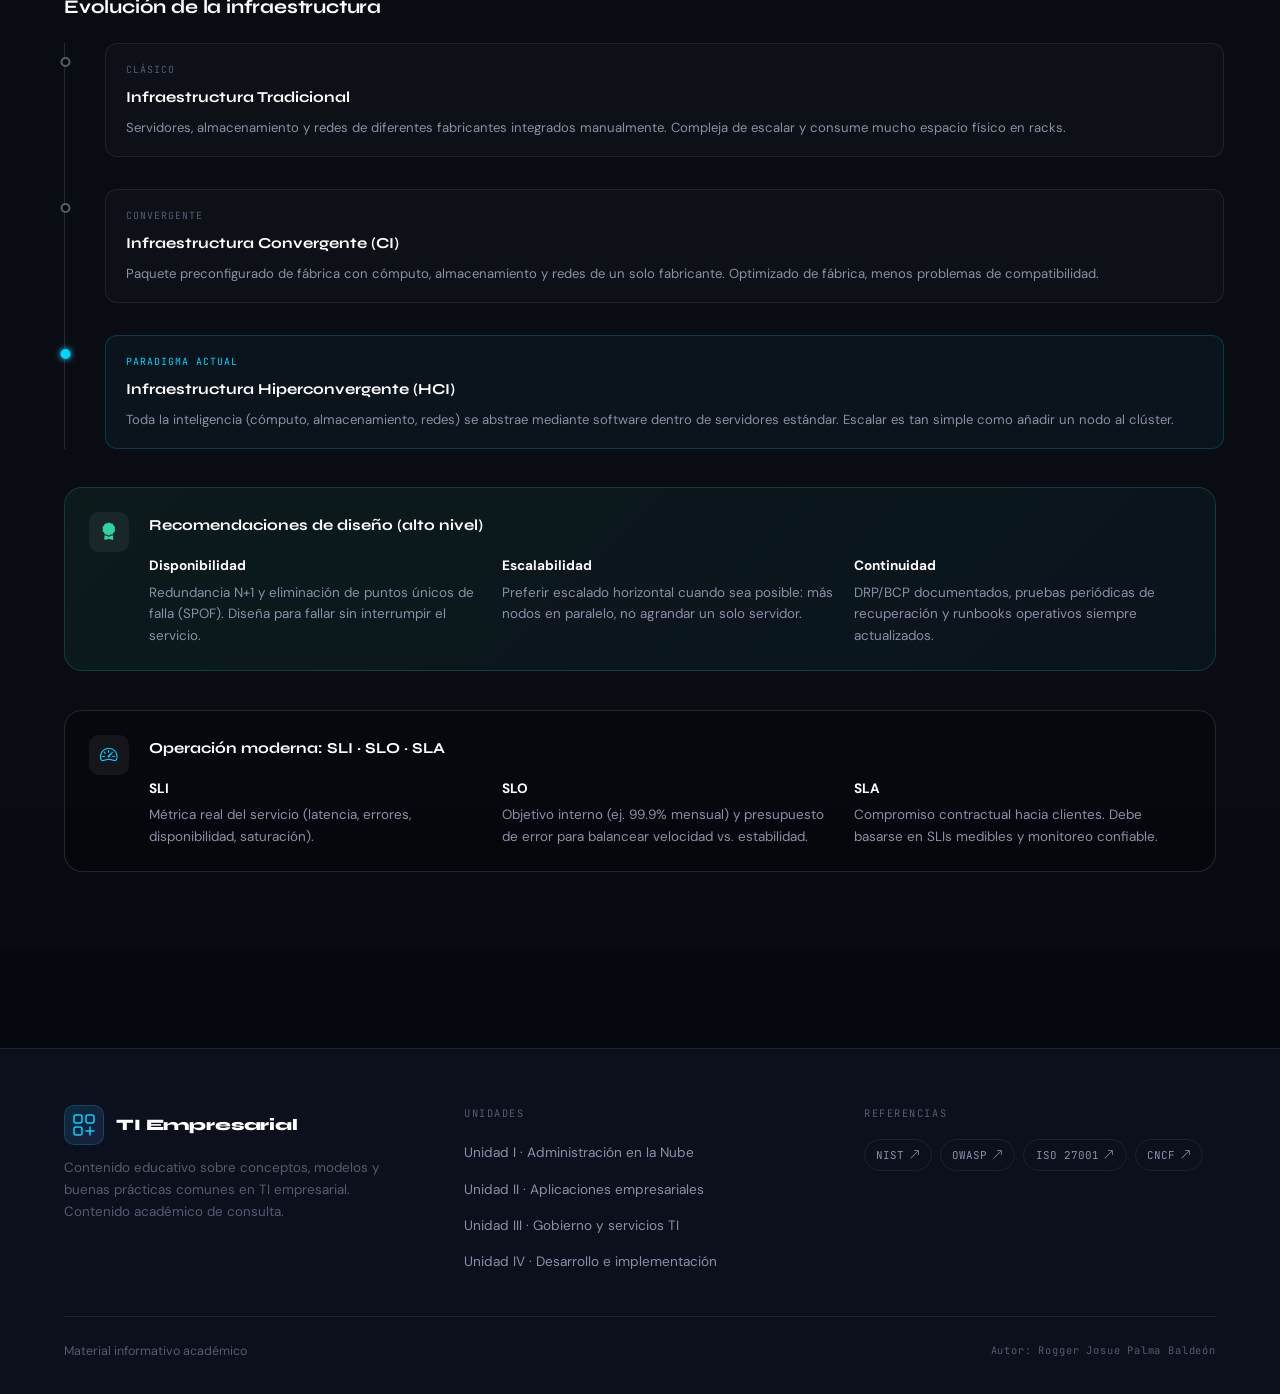
<file: unidad1.html>
<!DOCTYPE html>
<html lang="es">
<head>
    <meta charset="UTF-8">
    <meta name="viewport" content="width=device-width, initial-scale=1.0">
    <meta name="description" content="Portal especializado en gestión de la información, ecosistemas Cloud e infraestructura tecnológica empresarial.">
    <title>Unidad I | Fundamentos cloud e infraestructura</title>

    <!-- Fonts -->
    <link rel="preconnect" href="https://fonts.googleapis.com">
    <link rel="preconnect" href="https://fonts.gstatic.com" crossorigin>
    <link href="https://fonts.googleapis.com/css2?family=Syne:wght@700;800&family=DM+Sans:ital,wght@0,300;0,400;0,500;1,400&family=JetBrains+Mono:wght@400;500&display=swap" rel="stylesheet">

    <!-- Bootstrap Icons -->
    <link href="https://cdn.jsdelivr.net/npm/bootstrap-icons@1.11.3/font/bootstrap-icons.min.css" rel="stylesheet">

    <!-- AOS -->
    <link href="https://cdn.jsdelivr.net/npm/aos@2.3.4/dist/aos.css" rel="stylesheet">

    <!-- Custom CSS -->
    <link rel="stylesheet" href="assets/css/style.css">
</head>
<body>

    <a class="skip-link" href="index.html#contenido">Saltar al contenido</a>

    <!-- ══════════════════════ HEADER ══════════════════════ -->
    <header class="site-header">

        <!-- TOP STRIP -->
        <div class="topstrip">
            <div class="topstrip-inner">
                <div class="topstrip-left">
                    <span class="mono-chip"><i class="bi bi-circle-fill pulse-dot"></i> Sistema activo</span>
                    <span class="sep">·</span>
                    <span class="mono-text">Arquitectura Cloud · Infraestructura TI · Sistemas de Información</span>
                </div>
                <div class="topstrip-right">
                    <a href="https://www.nist.gov/" target="_blank" rel="noopener" class="strip-link">NIST <i class="bi bi-arrow-up-right"></i></a>
                    <a href="https://owasp.org/" target="_blank" rel="noopener" class="strip-link">OWASP <i class="bi bi-arrow-up-right"></i></a>
                    <a href="https://www.cncf.io/" target="_blank" rel="noopener" class="strip-link">CNCF <i class="bi bi-arrow-up-right"></i></a>
                </div>
            </div>
        </div>

        <!-- MAIN NAVBAR -->
        <nav class="navbar" id="navbar" aria-label="Navegación principal">
            <div class="nav-inner">
                <!-- Brand -->
                <a class="brand" href="index.html#contenido" aria-label="Inicio">
                    <div class="brand-icon">
                        <svg width="22" height="22" viewBox="0 0 22 22" fill="none" xmlns="http://www.w3.org/2000/svg">
                            <rect x="1" y="1" width="8" height="8" rx="2" stroke="currentColor" stroke-width="1.5"/>
                            <rect x="13" y="1" width="8" height="8" rx="2" stroke="currentColor" stroke-width="1.5"/>
                            <rect x="1" y="13" width="8" height="8" rx="2" stroke="currentColor" stroke-width="1.5"/>
                            <path d="M13 17H21M17 13V21" stroke="currentColor" stroke-width="1.5" stroke-linecap="round"/>
                        </svg>
                    </div>
                    <div class="brand-text">
                        <span class="brand-name">TI Empresarial</span>
                        <span class="brand-sub">Fundamentos técnicos</span>
                    </div>
                </a>

                <!-- Desktop Nav -->
                <ul class="nav-links" role="list">
                    <li><a href="index.html" class="nav-link"><span class="link-num">00</span><span>Inicio</span></a></li>
                    <li><a href="unidad1.html" class="nav-link"><span class="link-num">I</span><span>Unidad I</span></a></li>
                    <li><a href="unidad2.html" class="nav-link"><span class="link-num">II</span><span>Unidad II</span></a></li>
                    <li><a href="unidad3.html" class="nav-link"><span class="link-num">III</span><span>Unidad III</span></a></li>
                    <li><a href="unidad4.html" class="nav-link"><span class="link-num">IV</span><span>Unidad IV</span></a></li>
</ul>

                <!-- Right actions -->
                <div class="nav-actions">
                    <a href="unidad1.html#semana-03" class="nav-cta">
                        <i class="bi bi-check2-square"></i>
                        <span>Checklist</span>
                    </a>
                    <button class="hamburger" id="hamburger" aria-label="Abrir menú" aria-expanded="false">
                        <span></span><span></span><span></span>
                    </button>
                </div>
            </div>

            <!-- Nav Progress Line -->
            <div class="nav-progress" id="navProgress"></div>
        </nav>

        <!-- MOBILE MENU -->
        <div class="mobile-menu" id="mobileMenu" aria-hidden="true">
            <div class="mobile-menu-inner">
                <nav>
                    <a href="index.html" class="mob-link"><span class="mob-num">00</span><span class="mob-label">Inicio</span><i class="bi bi-arrow-right"></i></a>
                    <a href="unidad1.html" class="mob-link"><span class="mob-num">I</span><span class="mob-label">Unidad I</span><i class="bi bi-arrow-right"></i></a>
                    <a href="unidad2.html" class="mob-link"><span class="mob-num">II</span><span class="mob-label">Unidad II</span><i class="bi bi-arrow-right"></i></a>
                    <a href="unidad3.html" class="mob-link"><span class="mob-num">I</span><span class="mob-label">Unidad III</span><i class="bi bi-arrow-right"></i></a>
                    <a href="unidad4.html" class="mob-link"><span class="mob-num">II</span><span class="mob-label">Unidad IV</span><i class="bi bi-arrow-right"></i></a>
                </nav>
                <div class="mob-footer">
                    <a href="https://www.nist.gov/" target="_blank" rel="noopener" class="mob-ref">NIST</a>
                    <a href="https://owasp.org/" target="_blank" rel="noopener" class="mob-ref">OWASP</a>
                    <a href="https://www.cncf.io/" target="_blank" rel="noopener" class="mob-ref">CNCF</a>
                    <a href="https://www.iso.org/" target="_blank" rel="noopener" class="mob-ref">ISO 27001</a>
                </div>
            </div>
        </div>

        <!-- ══════ HERO ══════ -->
        <section class="hero" aria-label="Portada">
            <div class="hero-bg">
                <div class="hero-orb orb-1"></div>
                <div class="hero-orb orb-2"></div>
                <div class="hero-orb orb-3"></div>
                <div class="hero-grid"></div>
            </div>

            <div class="hero-inner">
                <!-- Left column -->
                <div class="hero-content" data-aos="fade-up" data-aos-duration="700">
                    <div class="hero-eyebrow">
                        <span class="eyebrow-badge"><i class="bi bi-lightning-charge-fill"></i> Arquitectura moderna</span>
                        <span class="eyebrow-badge"><i class="bi bi-shield-check-fill"></i> Seguridad aplicada</span>
                        <span class="eyebrow-badge d-none d-md-inline-flex"><i class="bi bi-activity"></i> FinOps</span>
                    </div>

                    <h1 class="hero-title">
                        <span class="title-line">Sistemas,</span>
                        <span class="title-line accent">Cloud</span>
                        <span class="title-line">e Infraestructura</span>
                    </h1>

                    <p class="hero-desc">Un recorrido técnico por conceptos esenciales, modelos de despliegue, administración y buenas prácticas para entornos empresariales modernos.</p>

                    <div class="hero-stats">
                        <div class="stat-item">
                            <span class="stat-n">4</span>
                            <span class="stat-l">Módulos</span>
                        </div>
                        <div class="stat-div"></div>
                        <div class="stat-item">
                            <span class="stat-n">IaaS</span>
                            <span class="stat-l">PaaS · SaaS</span>
                        </div>
                        <div class="stat-div"></div>
                        <div class="stat-item">
                            <span class="stat-n">Zero</span>
                            <span class="stat-l">Trust Ready</span>
                        </div>
                    </div>
                </div>

                <!-- Right: Module Map -->
                <div class="hero-map" data-aos="fade-left" data-aos-duration="700" data-aos-delay="120">
                    <div class="map-card">
                        <div class="map-header">
                            <div class="map-header-left">
                                <i class="bi bi-terminal-fill"></i>
                                <span>Mapa de contenido</span>
                            </div>
                            <span class="map-badge">Unidad I</span>
                        </div>

                        <div class="map-modules">
                            <a href="unidad1.html" class="map-module">
                                <div class="mod-icon mod-blue"><i class="bi bi-database-fill"></i></div>
                                <div class="mod-info">
                                    <span class="mod-title">Unidad I</span>
                                    <span class="mod-tags">Semanas 01–04 · Cloud &amp; Infra</span>
                                </div>
                                <span class="mod-num">I</span>
                            </a>
                            <a href="unidad2.html" class="map-module">
                                <div class="mod-icon mod-cyan"><i class="bi bi-cloud-fill"></i></div>
                                <div class="mod-info">
                                    <span class="mod-title">Unidad II</span>
                                    <span class="mod-tags">Semanas 05–08 · BI &amp; Apps</span>
                                </div>
                                <span class="mod-num">II</span>
                            </a>
                            <a href="unidad3.html" class="map-module">
                                <div class="mod-icon mod-violet"><i class="bi bi-shield-check"></i></div>
                                <div class="mod-info">
                                    <span class="mod-title">Unidad III</span>
                                    <span class="mod-tags">Semanas 09–12 · ITIL &amp; COBIT</span>
                                </div>
                                <span class="mod-num">III</span>
                            </a>
                            <a href="unidad4.html" class="map-module">
                                <div class="mod-icon mod-green"><i class="bi bi-code-slash"></i></div>
                                <div class="mod-info">
                                    <span class="mod-title">Unidad IV</span>
                                    <span class="mod-tags">Semanas 13–16 · SDLC</span>
                                </div>
                                <span class="mod-num">IV</span>
                            </a>
                        </div>

                        <div class="map-footer">
                            <i class="bi bi-mouse2"></i> Scroll para explorar o usa el menú
                        </div>
                    </div>
                </div>
            </div>

            <!-- Scroll hint -->
            <div class="scroll-hint" aria-hidden="true">
                <span>scroll</span>
                <div class="scroll-line"></div>
            </div>
        </section>
    </header>

    <!-- ══════════════════════ MAIN ══════════════════════ -->
    <main id="contenido"><section id="unidad-i" class="unit">
            <div class="unit-header" data-aos="fade-up">
                <div class="unit-label">
                    <span class="unit-num">UNIDAD I</span>
                    <span class="unit-pill">Administración en la Nube</span>
                </div>
                <p class="unit-desc">Esta unidad reúne los fundamentos que una organización necesita para operar entornos cloud de forma segura y eficiente: sistemas de información, cloud computing, administración (IAM, IaC, observabilidad, FinOps) e infraestructura como base de disponibilidad y continuidad.</p>
                <div class="unit-weeks">
                    <a class="week-chip" href="#semana-01"><span>Semana 01</span><small>Sistemas de información</small></a>
                    <a class="week-chip" href="#semana-02"><span>Semana 02</span><small>Cloud computing</small></a>
                    <a class="week-chip" href="#semana-03"><span>Semana 03</span><small>Administración cloud</small></a>
                    <a class="week-chip" href="#semana-04"><span>Semana 04</span><small>Infraestructura TI</small></a>
                </div>
            </div>

            <!-- ───── Semana 01 ───── -->
            <article id="semana-01" class="module">
            <div class="module-inner">

                <div class="module-header" data-aos="fade-up">
                    <div class="module-label">
                        <span class="label-num">Semana 01</span>
                        <span class="label-line"></span>
                        <span class="label-cat">Sistemas de información</span>
                    </div>
                    <h2 class="module-title">Sistemas de Información Empresarial</h2>
                    <p class="module-intro">La base tecnológica que transforma datos crudos en decisiones estratégicas. Desde el TPS operativo hasta el ESS ejecutivo, cada capa tiene su propósito.</p>
                </div>

                <!-- Callout -->
                <div class="callout callout-blue" data-aos="fade-up" data-aos-delay="50">
                    <div class="callout-icon"><i class="bi bi-lightning-charge-fill"></i></div>
                    <div class="callout-body">
                        <h3 class="callout-title">Resumen ejecutivo</h3>
                        <div class="callout-grid">
                            <div class="callout-item">
                                <strong>Objetivo</strong>
                                <span>Transformar datos en decisiones mediante procesos, tecnología y personas.</span>
                            </div>
                            <div class="callout-item">
                                <strong>Valor</strong>
                                <span>Eficiencia operativa, control, trazabilidad y ventaja competitiva.</span>
                            </div>
                            <div class="callout-item">
                                <strong>Riesgos</strong>
                                <span>Silos de datos, mala calidad de datos y seguridad insuficiente.</span>
                            </div>
                        </div>
                    </div>
                </div>

                <div class="content-prose" data-aos="fade-up">
                    <h3>La información en la empresa</h3>
                    <p>En el entorno corporativo actual existe una jerarquía fundamental: <strong>Datos → Información → Conocimiento</strong>. Los datos son hechos crudos sin contexto (un número de venta). La <strong>información</strong> surge cuando esos datos se procesan, estructuran y categorizan dándoles significado útil (ventas totales del mes vs. año anterior). Finalmente, el conocimiento es la aplicación práctica de esa información para tomar decisiones.</p>
                    <p>La información es el activo intangible más valioso de una empresa. Una correcta gestión permite anticipar tendencias, optimizar la cadena de suministro, fidelizar clientes y lograr una ventaja competitiva sostenible.</p>
                </div>

                <!-- Tipos de SI - Visual Cards -->
                <div class="section-block" data-aos="fade-up">
                    <h3>Tipos de sistemas de información</h3>
                    <p>Las organizaciones utilizan distintos sistemas según el nivel jerárquico que los opere:</p>
                    <div class="type-grid">
                        <div class="type-card">
                            <div class="tc-header">
                                <div class="tc-icon bg-blue"><i class="bi bi-cpu"></i></div>
                                <span class="tc-tag">Nivel operativo</span>
                            </div>
                            <h4>TPS</h4>
                            <p class="tc-full">Sistemas de Procesamiento de Transacciones</p>
                            <p class="tc-desc">Registran actividades diarias y rutinarias con alta confiabilidad: nómina, escaneo de productos, reservas de vuelos.</p>
                        </div>
                        <div class="type-card">
                            <div class="tc-header">
                                <div class="tc-icon bg-violet"><i class="bi bi-bar-chart-fill"></i></div>
                                <span class="tc-tag">Nivel administrativo</span>
                            </div>
                            <h4>MIS</h4>
                            <p class="tc-full">Sistemas de Información Gerencial</p>
                            <p class="tc-desc">Resumen datos de los TPS en reportes estandarizados para que los gerentes supervisen el rendimiento actual y predicen el futuro.</p>
                        </div>
                        <div class="type-card">
                            <div class="tc-header">
                                <div class="tc-icon bg-cyan"><i class="bi bi-graph-up-arrow"></i></div>
                                <span class="tc-tag">Análisis</span>
                            </div>
                            <h4>DSS</h4>
                            <p class="tc-full">Sistemas de Soporte a la Decisión</p>
                            <p class="tc-desc">Ayudan a gerentes en decisiones semiestructuradas y cambiantes usando modelos analíticos avanzados y escenarios hipotéticos.</p>
                        </div>
                        <div class="type-card">
                            <div class="tc-header">
                                <div class="tc-icon bg-gold"><i class="bi bi-speedometer2"></i></div>
                                <span class="tc-tag">Alta dirección</span>
                            </div>
                            <h4>EIS / ESS</h4>
                            <p class="tc-full">Sistemas de Información Ejecutiva</p>
                            <p class="tc-desc">Filtran y presentan KPIs críticos en dashboards intuitivos para la planeación estratégica a largo plazo de la alta dirección.</p>
                        </div>
                    </div>
                </div>

                <!-- Componentes -->
                <div class="section-block" data-aos="fade-up">
                    <h3>5 pilares de todo sistema de información</h3>
                    <div class="pillar-list">
                        <div class="pillar-item">
                            <span class="pillar-n">01</span>
                            <div class="pillar-body">
                                <strong>Hardware</strong>
                                <p>Infraestructura física tangible: servidores corporativos, computadoras, dispositivos móviles y periféricos de entrada/salida.</p>
                            </div>
                        </div>
                        <div class="pillar-item">
                            <span class="pillar-n">02</span>
                            <div class="pillar-body">
                                <strong>Software</strong>
                                <p>Programas que dictan instrucciones al hardware: software de sistema (Windows Server, Linux) y de aplicación (CRM, facturación).</p>
                            </div>
                        </div>
                        <div class="pillar-item">
                            <span class="pillar-n">03</span>
                            <div class="pillar-body">
                                <strong>Datos (Base de Datos)</strong>
                                <p>Repositorio donde se almacena la materia prima estructurada, gestionada por un SGBD como SQL Server, Oracle o MySQL.</p>
                            </div>
                        </div>
                        <div class="pillar-item">
                            <span class="pillar-n">04</span>
                            <div class="pillar-body">
                                <strong>Redes y Telecomunicaciones</strong>
                                <p>Routers, switches, fibra óptica e Internet. Conecta los sistemas desde Intranets locales hasta la red global.</p>
                            </div>
                        </div>
                        <div class="pillar-item">
                            <span class="pillar-n">05</span>
                            <div class="pillar-body">
                                <strong>Personas y Procedimientos</strong>
                                <p>Usuarios, desarrolladores, analistas y las políticas que rigen cómo se introduce y procesa la información.</p>
                            </div>
                        </div>
                    </div>
                </div>

                <!-- Video -->
                <div class="video-block" data-aos="fade-up">
                    <div class="video-label"><i class="bi bi-play-circle-fill"></i> Recurso visual</div>
                    <div class="video-wrap">
                        <iframe src="https://www.youtube.com/embed/IynVhbekGF4" title="¿Qué es un Sistema de Información?" frameborder="0" allow="accelerometer; autoplay; clipboard-write; encrypted-media; gyroscope; picture-in-picture" allowfullscreen></iframe>
                    </div>
                    <p class="video-caption">Fundamentos e importancia de los Sistemas de Información empresarial.</p>
                </div>

                <!-- Buenas prácticas -->
                <div class="callout callout-dark" data-aos="fade-up">
                    <div class="callout-icon"><i class="bi bi-shield-check-fill"></i></div>
                    <div class="callout-body">
                        <h3 class="callout-title">Buenas prácticas · Calidad y gobierno de datos</h3>
                        <div class="callout-grid">
                            <div class="callout-item">
                                <strong><i class="bi bi-check-circle me-1"></i> Calidad</strong>
                                <span>Validación, deduplicación y controles de integridad con reglas claras de negocio.</span>
                            </div>
                            <div class="callout-item">
                                <strong><i class="bi bi-check-circle me-1"></i> Gobierno</strong>
                                <span>Data owners, catálogos de datos y definición de métricas (KPIs) consistentes en toda la organización.</span>
                            </div>
                            <div class="callout-item">
                                <strong><i class="bi bi-check-circle me-1"></i> Seguridad</strong>
                                <span>Mínimos privilegios, auditoría, clasificación de información y cifrado según criticidad del dato.</span>
                            </div>
                        </div>
                    </div>
                </div>

                <!-- Conceptos que suelen faltar -->
                <div class="section-block" data-aos="fade-up">
                    <h3>Conceptos esenciales (para que el SI sea confiable)</h3>
                    <div class="function-list">
                        <div class="fn-item">
                            <div class="fn-icon"><i class="bi bi-kanban-fill"></i></div>
                            <div class="fn-body">
                                <h4>Procesos + controles</h4>
                                <p>Un SI no es solo software: necesita procesos definidos (quién crea/valida/modifica datos), controles y auditoría para mantener trazabilidad y cumplimiento.</p>
                            </div>
                        </div>
                        <div class="fn-item">
                            <div class="fn-icon"><i class="bi bi-diagram-2-fill"></i></div>
                            <div class="fn-body">
                                <h4>Integración (ETL/ELT y APIs)</h4>
                                <p>La información útil suele combinar fuentes. La integración se logra con APIs, colas de eventos y pipelines ETL/ELT hacia un <strong>Data Warehouse</strong> o <strong>Data Lake</strong>.</p>
                            </div>
                        </div>
                        <div class="fn-item">
                            <div class="fn-icon"><i class="bi bi-shield-lock-fill"></i></div>
                            <div class="fn-body">
                                <h4>Seguridad (CIA)</h4>
                                <p>La base es la triada <strong>Confidencialidad, Integridad y Disponibilidad</strong>: permisos mínimos, registros de auditoría, controles de cambios y planes de continuidad.</p>
                            </div>
                        </div>
                    </div>
                </div>
            </div>
        </article>

        <!-- Divider -->
        <div class="module-divider" aria-hidden="true"><span>Semana 02</span></div>

        <!-- ───── Semana 02 ───── -->
        <article id="semana-02" class="module">
            <div class="module-inner">

                <div class="module-header" data-aos="fade-up">
                    <div class="module-label">
                        <span class="label-num">Semana 02</span>
                        <span class="label-line"></span>
                        <span class="label-cat">Computación en la nube</span>
                    </div>
                    <h2 class="module-title">Computación en la Nube</h2>
                    <p class="module-intro">Del CapEx fijo al OpEx elástico. El modelo que revolucionó cómo las empresas consumen, escalan y pagan por infraestructura tecnológica.</p>
                </div>

                <div class="content-prose" data-aos="fade-up">
                    <h3>¿Qué es la Computación en la nube?</h3>
                    <p>Según el <strong>NIST</strong>, el cloud computing es un modelo que permite acceso ubicuo, conveniente y bajo demanda a través de la red a un conjunto compartido de recursos informáticos configurables. Su mayor ventaja es la <strong>elasticidad</strong>: las empresas escalan recursos en segundos con un modelo de pago por uso, eliminando grandes inversiones iniciales (CapEx) en centros de datos propios.</p>
                </div>

                <!-- Key concepts -->
                <div class="callout callout-cyan" data-aos="fade-up">
                    <div class="callout-icon"><i class="bi bi-cloud-fill"></i></div>
                    <div class="callout-body">
                        <h3 class="callout-title">Conceptos clave</h3>
                        <div class="callout-grid">
                            <div class="callout-item">
                                <strong>CapEx vs OpEx</strong>
                                <span>Inversión inicial fija (local) frente a costos operativos variables bajo demanda (cloud).</span>
                            </div>
                            <div class="callout-item">
                                <strong>Alta disponibilidad</strong>
                                <span>Diseño con redundancia en zonas y regiones. No "un solo servidor grande", sino múltiples nodos tolerantes a fallos.</span>
                            </div>
                            <div class="callout-item">
                                <strong>Responsabilidad compartida</strong>
                                <span>El proveedor protege la nube; el cliente protege lo que configura y sus propios datos.</span>
                            </div>
                        </div>
                    </div>
                </div>

                <!-- Modelos de despliegue -->
                <div class="section-block" data-aos="fade-up">
                    <h3>Modelos de Despliegue</h3>
                    <div class="deploy-grid">
                        <div class="deploy-card">
                            <div class="dc-stripe stripe-blue"></div>
                            <div class="dc-body">
                                <i class="bi bi-globe2 dc-icon"></i>
                                <h4>Nube Pública</h4>
                                <p>Infraestructura de un proveedor (AWS, Azure, GCP) compartida con otras organizaciones (multitenant). Recursos bajo demanda, máxima elasticidad.</p>
                                <div class="dc-tags"><span>AWS</span><span>Azure</span><span>GCP</span></div>
                            </div>
                        </div>
                        <div class="deploy-card">
                            <div class="dc-stripe stripe-violet"></div>
                            <div class="dc-body">
                                <i class="bi bi-building-lock dc-icon"></i>
                                <h4>Nube Privada</h4>
                                <p>Recursos exclusivos de una organización, en sus instalaciones o en un proveedor externo, pero en red privada y aislada. Control total.</p>
                                <div class="dc-tags"><span>VMware</span><span>OpenStack</span></div>
                            </div>
                        </div>
                        <div class="deploy-card">
                            <div class="dc-stripe stripe-cyan"></div>
                            <div class="dc-body">
                                <i class="bi bi-shuffle dc-icon"></i>
                                <h4>Nube Híbrida</h4>
                                <p>Convergencia de pública y privada. Datos sensibles en privada (cumplimiento normativo); picos de tráfico en pública. Lo mejor de ambos mundos.</p>
                                <div class="dc-tags"><span>Azure Arc</span><span>Anthos</span></div>
                            </div>
                        </div>
                        <div class="deploy-card">
                            <div class="dc-stripe stripe-green"></div>
                            <div class="dc-body">
                                <i class="bi bi-diagram-3-fill dc-icon"></i>
                                <h4>Multicloud</h4>
                                <p>Múltiples proveedores de nube pública simultáneamente. Evita dependencia de un vendor y usa el mejor servicio de cada plataforma.</p>
                                <div class="dc-tags"><span>AWS + GCP</span><span>Terraform</span></div>
                            </div>
                        </div>
                    </div>
                </div>

                <!-- IaaS PaaS SaaS -->
                <div class="section-block" data-aos="fade-up">
                    <h3>Modelos de servicio</h3>
                    <div class="service-stack">
                        <div class="ss-row">
                            <div class="ss-label">
                                <span class="ss-tag">SaaS</span>
                                <small>Aplicación lista para usar</small>
                            </div>
                            <div class="ss-bar" style="--w: 95%">
                                <div class="ss-fill fill-green"></div>
                                <span class="ss-example">Gmail, Salesforce, Slack</span>
                            </div>
                            <span class="ss-ctrl">Máxima velocidad</span>
                        </div>
                        <div class="ss-row">
                            <div class="ss-label">
                                <span class="ss-tag">PaaS</span>
                                <small>Plataforma administrada</small>
                            </div>
                            <div class="ss-bar" style="--w: 65%">
                                <div class="ss-fill fill-cyan"></div>
                                <span class="ss-example">AWS Elastic Beanstalk, Heroku</span>
                            </div>
                            <span class="ss-ctrl">Control medio</span>
                        </div>
                        <div class="ss-row">
                            <div class="ss-label">
                                <span class="ss-tag">IaaS</span>
                                <small>Infraestructura base</small>
                            </div>
                            <div class="ss-bar" style="--w: 40%">
                                <div class="ss-fill fill-blue"></div>
                                <span class="ss-example">EC2, Azure VMs, GCE</span>
                            </div>
                            <span class="ss-ctrl">Control total</span>
                        </div>
                        <div class="ss-legend">
                            <div class="ss-l-item"><div class="ss-l-bar"></div><span>← Mayor gestión por el cliente</span></div>
                            <div class="ss-l-item"><span>Mayor gestión del proveedor →</span><div class="ss-l-bar ss-l-right"></div></div>
                        </div>
                    </div>
                </div>

                <div class="section-block" data-aos="fade-up">
                    <h3>Características esenciales (NIST) y arquitectura</h3>
                    <div class="pillar-list">
                        <div class="pillar-item">
                            <span class="pillar-n">01</span>
                            <div class="pillar-body">
                                <strong>Autoservicio bajo demanda</strong>
                                <p>Provisionar recursos sin intervención humana del proveedor (portales, APIs, IaC).</p>
                            </div>
                        </div>
                        <div class="pillar-item">
                            <span class="pillar-n">02</span>
                            <div class="pillar-body">
                                <strong>Acceso amplio por red</strong>
                                <p>Acceso desde múltiples dispositivos y ubicaciones mediante estándares de red.</p>
                            </div>
                        </div>
                        <div class="pillar-item">
                            <span class="pillar-n">03</span>
                            <div class="pillar-body">
                                <strong>Pool de recursos</strong>
                                <p>Recursos compartidos, aislados por virtualización (multitenancy) con elasticidad.</p>
                            </div>
                        </div>
                        <div class="pillar-item">
                            <span class="pillar-n">04</span>
                            <div class="pillar-body">
                                <strong>Elasticidad rápida</strong>
                                <p>Escalar en minutos/segundos (auto-scaling) según demanda real.</p>
                            </div>
                        </div>
                        <div class="pillar-item">
                            <span class="pillar-n">05</span>
                            <div class="pillar-body">
                                <strong>Servicio medido</strong>
                                <p>Medición y facturación por uso (CPU, almacenamiento, red, requests), base de FinOps.</p>
                            </div>
                        </div>
                    </div>
                </div>

                <div class="callout callout-dark" data-aos="fade-up">
                    <div class="callout-icon"><i class="bi bi-columns-gap"></i></div>
                    <div class="callout-body">
                        <h3 class="callout-title">Regiones, Zonas y diseño resiliente</h3>
                        <div class="callout-grid">
                            <div class="callout-item">
                                <strong>Región</strong>
                                <span>Ubicación geográfica con múltiples zonas. Útil para latencia y cumplimiento.</span>
                            </div>
                            <div class="callout-item">
                                <strong>Zona (AZ)</strong>
                                <span>Centro(s) de datos independientes dentro de una región. Base para alta disponibilidad.</span>
                            </div>
                            <div class="callout-item">
                                <strong>Patrón recomendado</strong>
                                <span>Distribuir servicios críticos en 2–3 zonas, con balanceo, réplicas y recuperación automatizada.</span>
                            </div>
                        </div>
                    </div>
                </div>

                <!-- Video -->
                <div class="video-block" data-aos="fade-up">
                    <div class="video-label"><i class="bi bi-play-circle-fill"></i> Recurso visual</div>
                    <div class="video-wrap">
                        <iframe src="https://www.youtube.com/embed/iMMsPUo0RVE" title="¿Qué es la Computación en la Nube?" frameborder="0" allow="accelerometer; autoplay; clipboard-write; encrypted-media; gyroscope; picture-in-picture" allowfullscreen></iframe>
                    </div>
                    <p class="video-caption">Aprende cómo funciona el Cloud Computing y por qué transformó la TI empresarial.</p>
                </div>

            </div>
        </article>

        <!-- Divider -->
        <div class="module-divider" aria-hidden="true"><span>Semana 03</span></div>

        <!-- ───── Semana 03 ───── -->
        <article id="semana-03" class="module">
            <div class="module-inner">

                <div class="module-header" data-aos="fade-up">
                    <div class="module-label">
                        <span class="label-num">Semana 03</span>
                        <span class="label-line"></span>
                        <span class="label-cat">Administración cloud</span>
                    </div>
                    <h2 class="module-title">Administración en la Nube</h2>
                    <p class="module-intro">Más allá del hardware físico: orquestación de software, seguridad de red lógica y control presupuestal (FinOps) para entornos cloud empresariales.</p>
                </div>

                <!-- Checklist -->
                <div class="callout callout-violet" data-aos="fade-up">
                    <div class="callout-icon"><i class="bi bi-check2-all"></i></div>
                    <div class="callout-body">
                        <h3 class="callout-title">✓ Checklist mínimo de operación</h3>
                        <div class="checklist-grid">
                            <div class="cl-item">
                                <div class="cl-icon"><i class="bi bi-person-badge-fill"></i></div>
                                <div>
                                    <strong>Identidad (IAM)</strong>
                                    <p>MFA, roles por función, rotación de credenciales y cuentas separadas por entorno (dev/staging/prod).</p>
                                </div>
                            </div>
                            <div class="cl-item">
                                <div class="cl-icon"><i class="bi bi-cloud-arrow-up-fill"></i></div>
                                <div>
                                    <strong>Backups</strong>
                                    <p>RPO/RTO definidos, pruebas de restauración periódicas, retención adecuada y cifrado de respaldos.</p>
                                </div>
                            </div>
                            <div class="cl-item">
                                <div class="cl-icon"><i class="bi bi-activity"></i></div>
                                <div>
                                    <strong>Observabilidad</strong>
                                    <p>Métricas + logs + trazas distribuidas, alertas accionables con runbooks listos para ejecutar.</p>
                                </div>
                            </div>
                            <div class="cl-item">
                                <div class="cl-icon"><i class="bi bi-currency-dollar"></i></div>
                                <div>
                                    <strong>Costos (FinOps)</strong>
                                    <p>Etiquetado (tags), presupuestos y alertas, apagado automático de recursos ociosos.</p>
                                </div>
                            </div>
                        </div>
                    </div>
                </div>

                <!-- Funciones -->
                <div class="section-block" data-aos="fade-up">
                    <h3>Disciplinas clave de la administración cloud</h3>
                    <div class="function-list">
                        <div class="fn-item">
                            <div class="fn-icon"><i class="bi bi-code-slash"></i></div>
                            <div class="fn-body">
                                <h4>Aprovisionamiento y Automatización (IaC)</h4>
                                <p>Despliegue de recursos de forma instantánea y reproducible. Con <strong>Infraestructura como Código</strong> (Terraform, Pulumi, CloudFormation) se provisionan cientos de servidores y redes automáticamente sin errores humanos.</p>
                            </div>
                        </div>
                        <div class="fn-item">
                            <div class="fn-icon"><i class="bi bi-graph-up"></i></div>
                            <div class="fn-body">
                                <h4>Monitoreo y Observabilidad</h4>
                                <p>Supervisión continua de métricas vitales (CPU, latencia, throughput). Plataformas como <strong>Datadog, Grafana o AWS CloudWatch</strong> alertan de inmediato ante cualquier anomalía o degradación.</p>
                            </div>
                        </div>
                        <div class="fn-item">
                            <div class="fn-icon"><i class="bi bi-shield-lock-fill"></i></div>
                            <div class="fn-body">
                                <h4>Gestión de Seguridad e Identidad</h4>
                                <p>Definición precisa de qué usuario o sistema puede acceder a qué recurso. Firewalls virtuales, cifrado en reposo y tránsito, y políticas de <strong>Zero Trust</strong>: nunca confiar, siempre verificar.</p>
                            </div>
                        </div>
                        <div class="fn-item">
                            <div class="fn-icon"><i class="bi bi-wallet2"></i></div>
                            <div class="fn-body">
                                <h4>Gestión de Costos y Optimización</h4>
                                <p>Analizar la factura cloud para identificar capacidades ociosas, apagar servidores en horarios no laborables y redimensionar instancias que consumen más recursos de los necesarios.</p>
                            </div>
                        </div>
                    </div>
                </div>

                <div class="section-block" data-aos="fade-up">
                    <h3>Base operativa: Landing Zone (fundación del entorno)</h3>
                    <div class="type-grid">
                        <div class="type-card">
                            <div class="tc-header">
                                <div class="tc-icon bg-cyan"><i class="bi bi-diagram-3-fill"></i></div>
                                <span class="tc-tag">Estructura</span>
                            </div>
                            <h4>Cuentas y entornos</h4>
                            <p class="tc-desc">Separación por <strong>dev/staging/prod</strong> (y por equipos) para aislar riesgos y costos. Control por roles y políticas.</p>
                        </div>
                        <div class="type-card">
                            <div class="tc-header">
                                <div class="tc-icon bg-violet"><i class="bi bi-shield-lock-fill"></i></div>
                                <span class="tc-tag">Seguridad</span>
                            </div>
                            <h4>Guardrails</h4>
                            <p class="tc-desc">Políticas base: MFA, logging centralizado, cifrado por defecto, redes privadas y bloqueo de configuraciones peligrosas.</p>
                        </div>
                        <div class="type-card">
                            <div class="tc-header">
                                <div class="tc-icon bg-gold"><i class="bi bi-clipboard2-check-fill"></i></div>
                                <span class="tc-tag">Operación</span>
                            </div>
                            <h4>Estándares</h4>
                            <p class="tc-desc">Nombres, etiquetas (tags), presupuestos, alertas, backups y plantillas IaC para despliegues consistentes.</p>
                        </div>
                        <div class="type-card">
                            <div class="tc-header">
                                <div class="tc-icon bg-blue"><i class="bi bi-git"></i></div>
                                <span class="tc-tag">Entrega</span>
                            </div>
                            <h4>CI/CD</h4>
                            <p class="tc-desc">Pipelines con pruebas, seguridad (SAST/DAST), despliegues progresivos (canary/blue-green) y rollback.</p>
                        </div>
                    </div>
                </div>

                <!-- Tecnologías -->
                <div class="section-block" data-aos="fade-up">
                    <h3>Tecnologías de abstracción cloud</h3>
                    <div class="tech-row">
                        <div class="tech-item">
                            <div class="tech-icon"><i class="bi bi-layers-fill"></i></div>
                            <h4>Virtualización</h4>
                            <p>El hipervisor separa entornos físicos de virtuales, permitiendo que un servidor físico se divida en múltiples VMs con su propio OS.</p>
                        </div>
                        <div class="tech-item">
                            <div class="tech-icon"><i class="bi bi-box-seam-fill"></i></div>
                            <h4>Contenedores</h4>
                            <p>Docker y similares virtualizan el sistema operativo, no el hardware. Empaquetan código + dependencias para ejecutarse igual en cualquier entorno.</p>
                        </div>
                        <div class="tech-item">
                            <div class="tech-icon"><i class="bi bi-diagram-3-fill"></i></div>
                            <h4>Orquestación</h4>
                            <p><strong>Kubernetes</strong>: el director de orquesta de miles de contenedores. Decide dónde ejecutarlos, escala su número y los reinicia si fallan.</p>
                        </div>
                        <div class="tech-item">
                            <div class="tech-icon"><i class="bi bi-lightning-fill"></i></div>
                            <h4>Serverless</h4>
                            <p>El desarrollador solo escribe código; el proveedor gestiona la infraestructura. Se paga únicamente por los milisegundos de ejecución real.</p>
                        </div>
                    </div>
                </div>

                <!-- Zero Trust -->
                <div class="callout callout-dark" data-aos="fade-up">
                    <div class="callout-icon"><i class="bi bi-lock-fill"></i></div>
                    <div class="callout-body">
                        <h3 class="callout-title">Seguridad Zero Trust en la práctica</h3>
                        <div class="callout-grid">
                            <div class="callout-item">
                                <strong>Segmentación</strong>
                                <span>Redes por capas (público/privado), listas de control y firewalls por aplicación para aislar el radio de impacto ante brechas.</span>
                            </div>
                            <div class="callout-item">
                                <strong>Cifrado</strong>
                                <span>En tránsito (TLS 1.3) y en reposo (KMS con llaves gestionadas) con control de acceso granular.</span>
                            </div>
                            <div class="callout-item">
                                <strong>Hardening</strong>
                                <span>Imágenes base seguras, parches automatizados, escaneo de vulnerabilidades y mínima superficie de ataque.</span>
                            </div>
                        </div>
                    </div>
                </div>

            </div>
        </article>

        <!-- Divider -->
        <div class="module-divider" aria-hidden="true"><span>Semana 04</span></div>

        <!-- ───── Semana 04 ───── -->
        <article id="semana-04" class="module">
            <div class="module-inner">

                <div class="module-header" data-aos="fade-up">
                    <div class="module-label">
                        <span class="label-num">Semana 04</span>
                        <span class="label-line"></span>
                        <span class="label-cat">Infraestructura TI</span>
                    </div>
                    <h2 class="module-title">Infraestructura de TI y Modelos de Despliegue</h2>
                    <p class="module-intro">El cimiento físico y lógico sobre el que descansan todos los sistemas. Sin infraestructura robusta, las aplicaciones sufren latencia, caídas y vulnerabilidades críticas.</p>
                </div>

                <!-- Video primero para este módulo -->
                <div class="video-block" data-aos="fade-up">
                    <div class="video-label"><i class="bi bi-play-circle-fill"></i> Recurso visual</div>
                    <div class="video-wrap">
                        <iframe src="https://www.youtube.com/embed/lgF3Kc-QCMQ" title="Guía Completa de Infraestructura TI" frameborder="0" allow="accelerometer; autoplay; clipboard-write; encrypted-media; gyroscope; picture-in-picture" allowfullscreen></iframe>
                    </div>
                    <p class="video-caption">Exploración técnica sobre qué compone una Infraestructura de TI moderna.</p>
                </div>

                <!-- Modelos de despliegue -->
                <div class="section-block" data-aos="fade-up">
                    <h3>Modelos de despliegue de Infraestructura</h3>
                    <div class="infra-grid">
                        <div class="infra-card">
                            <div class="ic-top">
                                <i class="bi bi-building ic-icon"></i>
                                <div class="ic-badge">On-Premise</div>
                            </div>
                            <p>La empresa compra y mantiene servidores, redes y almacenamiento en sus propias instalaciones. Control total sobre datos, pero requiere personal, refrigeración y mantenimiento constante.</p>
                            <div class="ic-pros-cons">
                                <span class="ic-pro"><i class="bi bi-plus-circle-fill"></i> Control total</span>
                                <span class="ic-con"><i class="bi bi-dash-circle-fill"></i> Alto CapEx</span>
                            </div>
                        </div>
                        <div class="infra-card ic-featured">
                            <div class="ic-top">
                                <i class="bi bi-cloud-fill ic-icon"></i>
                                <div class="ic-badge ic-badge-accent">Cloud (IaaS)</div>
                            </div>
                            <p>Infraestructura propiedad de un tercero y alquilada como servicio a través de internet. Elasticidad ilimitada con modelo pay-as-you-go.</p>
                            <div class="ic-pros-cons">
                                <span class="ic-pro"><i class="bi bi-plus-circle-fill"></i> Escalabilidad</span>
                                <span class="ic-pro"><i class="bi bi-plus-circle-fill"></i> Sin CapEx</span>
                            </div>
                        </div>
                        <div class="infra-card">
                            <div class="ic-top">
                                <i class="bi bi-reception-4 ic-icon"></i>
                                <div class="ic-badge">Edge Computing</div>
                            </div>
                            <p>Procesamiento físicamente cerca de donde se generan los datos (fábricas IoT) para responder en milisegundos sin enviar datos a un centro de datos centralizado.</p>
                            <div class="ic-pros-cons">
                                <span class="ic-pro"><i class="bi bi-plus-circle-fill"></i> Latencia mínima</span>
                                <span class="ic-con"><i class="bi bi-dash-circle-fill"></i> Complejo</span>
                            </div>
                        </div>
                    </div>
                </div>

                <!-- Componentes -->
                <div class="section-block" data-aos="fade-up">
                    <h3>Componentes del Data Center</h3>
                    <div class="component-list">
                        <div class="comp-item">
                            <div class="comp-icon"><i class="bi bi-server"></i></div>
                            <div class="comp-body">
                                <h4>Hardware de Servidores</h4>
                                <p>Equipos Rack/Blade con procesadores de alto rendimiento (Intel Xeon, AMD EPYC) y grandes cantidades de RAM, diseñados para operar 24/7.</p>
                            </div>
                        </div>
                        <div class="comp-item">
                            <div class="comp-icon"><i class="bi bi-device-hdd-fill"></i></div>
                            <div class="comp-body">
                                <h4>Almacenamiento Empresarial</h4>
                                <p>Sistemas SAN y NAS con matrices de discos SSD empresariales que guardan petabytes de datos con redundancia RAID para evitar pérdida si un disco falla.</p>
                            </div>
                        </div>
                        <div class="comp-item">
                            <div class="comp-icon"><i class="bi bi-hdd-network-fill"></i></div>
                            <div class="comp-body">
                                <h4>Redes y Seguridad</h4>
                                <p>Core Switches, routers perimetrales, firewalls de hardware, cableado estructurado y sistemas de balanceo de carga para distribuir el tráfico web.</p>
                            </div>
                        </div>
                        <div class="comp-item">
                            <div class="comp-icon"><i class="bi bi-lightning-charge-fill"></i></div>
                            <div class="comp-body">
                                <h4>Instalaciones y Energía</h4>
                                <p>Sistemas de enfriamiento de precisión, suelos técnicos, sensores de humo/humedad y generadores UPS para garantizar la Alta Disponibilidad.</p>
                            </div>
                        </div>
                    </div>
                </div>

                <!-- Tipos de infraestructura - evolución -->
                <div class="section-block" data-aos="fade-up">
                    <h3>Evolución de la infraestructura</h3>
                    <div class="evolution-track">
                        <div class="evo-step">
                            <div class="evo-dot"></div>
                            <div class="evo-card">
                                <span class="evo-era">Clásico</span>
                                <h4>Infraestructura Tradicional</h4>
                                <p>Servidores, almacenamiento y redes de diferentes fabricantes integrados manualmente. Compleja de escalar y consume mucho espacio físico en racks.</p>
                            </div>
                        </div>
                        <div class="evo-step">
                            <div class="evo-dot"></div>
                            <div class="evo-card">
                                <span class="evo-era">Convergente</span>
                                <h4>Infraestructura Convergente (CI)</h4>
                                <p>Paquete preconfigurado de fábrica con cómputo, almacenamiento y redes de un solo fabricante. Optimizado de fábrica, menos problemas de compatibilidad.</p>
                            </div>
                        </div>
                        <div class="evo-step evo-current">
                            <div class="evo-dot"></div>
                            <div class="evo-card">
                                <span class="evo-era evo-era-accent">Paradigma actual</span>
                                <h4>Infraestructura Hiperconvergente (HCI)</h4>
                                <p>Toda la inteligencia (cómputo, almacenamiento, redes) se abstrae mediante software dentro de servidores estándar. Escalar es tan simple como añadir un nodo al clúster.</p>
                            </div>
                        </div>
                    </div>
                </div>

                <!-- Recomendaciones finales -->
                <div class="callout callout-green" data-aos="fade-up">
                    <div class="callout-icon"><i class="bi bi-award-fill"></i></div>
                    <div class="callout-body">
                        <h3 class="callout-title">Recomendaciones de diseño (alto nivel)</h3>
                        <div class="callout-grid">
                            <div class="callout-item">
                                <strong>Disponibilidad</strong>
                                <span>Redundancia N+1 y eliminación de puntos únicos de falla (SPOF). Diseña para fallar sin interrumpir el servicio.</span>
                            </div>
                            <div class="callout-item">
                                <strong>Escalabilidad</strong>
                                <span>Preferir escalado horizontal cuando sea posible: más nodos en paralelo, no agrandar un solo servidor.</span>
                            </div>
                            <div class="callout-item">
                                <strong>Continuidad</strong>
                                <span>DRP/BCP documentados, pruebas periódicas de recuperación y runbooks operativos siempre actualizados.</span>
                            </div>
                        </div>
                    </div>
                </div>

                <div class="callout callout-dark" data-aos="fade-up">
                    <div class="callout-icon"><i class="bi bi-speedometer2"></i></div>
                    <div class="callout-body">
                        <h3 class="callout-title">Operación moderna: SLI · SLO · SLA</h3>
                        <div class="callout-grid">
                            <div class="callout-item">
                                <strong>SLI</strong>
                                <span>Métrica real del servicio (latencia, errores, disponibilidad, saturación).</span>
                            </div>
                            <div class="callout-item">
                                <strong>SLO</strong>
                                <span>Objetivo interno (ej. 99.9% mensual) y presupuesto de error para balancear velocidad vs. estabilidad.</span>
                            </div>
                            <div class="callout-item">
                                <strong>SLA</strong>
                                <span>Compromiso contractual hacia clientes. Debe basarse en SLIs medibles y monitoreo confiable.</span>
                            </div>
                        </div>
                    </div>
                </div>

            </div>
        </article>

        </section> <!-- /UNIDAD I --></main>

    <!-- ══════════════════════ FOOTER ══════════════════════ -->
    <footer class="site-footer">
        <div class="footer-inner">
            <div class="footer-top">
                <div class="footer-brand-col">
                    <div class="brand">
                        <div class="brand-icon">
                            <svg width="22" height="22" viewBox="0 0 22 22" fill="none">
                                <rect x="1" y="1" width="8" height="8" rx="2" stroke="currentColor" stroke-width="1.5"/>
                                <rect x="13" y="1" width="8" height="8" rx="2" stroke="currentColor" stroke-width="1.5"/>
                                <rect x="1" y="13" width="8" height="8" rx="2" stroke="currentColor" stroke-width="1.5"/>
                                <path d="M13 17H21M17 13V21" stroke="currentColor" stroke-width="1.5" stroke-linecap="round"/>
                            </svg>
                        </div>
                        <span class="brand-name">TI Empresarial</span>
                    </div>
                    <p class="footer-tagline">Contenido educativo sobre conceptos, modelos y buenas prácticas comunes en TI empresarial. Contenido académico de consulta.</p>
                </div>
                <div class="footer-nav-col">
                    <span class="footer-nav-title">Unidades</span>
                    <nav class="footer-nav">
                        <a href="unidad1.html">Unidad I · Administración en la Nube</a>
                        <a href="unidad2.html">Unidad II · Aplicaciones empresariales</a>
                        <a href="unidad3.html">Unidad III · Gobierno y servicios TI</a>
                        <a href="unidad4.html">Unidad IV · Desarrollo e implementación</a>
                    </nav>
                </div>
                <div class="footer-ref-col">
                    <span class="footer-nav-title">Referencias</span>
                    <div class="footer-refs">
                        <a href="https://www.nist.gov/" target="_blank" rel="noopener" class="ref-pill">NIST <i class="bi bi-arrow-up-right"></i></a>
                        <a href="https://owasp.org/" target="_blank" rel="noopener" class="ref-pill">OWASP <i class="bi bi-arrow-up-right"></i></a>
                        <a href="https://www.iso.org/isoiec-27001-information-security.html" target="_blank" rel="noopener" class="ref-pill">ISO 27001 <i class="bi bi-arrow-up-right"></i></a>
                        <a href="https://www.cncf.io/" target="_blank" rel="noopener" class="ref-pill">CNCF <i class="bi bi-arrow-up-right"></i></a>
                    </div>
                </div>
            </div>
            <div class="footer-bottom">
                <span>Material informativo académico</span>
                <span class="footer-mono">Autor: Rogger Josue Palma Baldeón</span>
            </div>
        </div>
    </footer>

    <!-- Back to top -->
    <button class="back-to-top" id="backToTop" aria-label="Volver arriba">
        <i class="bi bi-arrow-up"></i>
    </button>

    <!-- Scripts -->
    <script src="https://cdn.jsdelivr.net/npm/aos@2.3.4/dist/aos.js"></script>
    <script src="assets/js/main.js"></script>
</body>
</html>
</file>
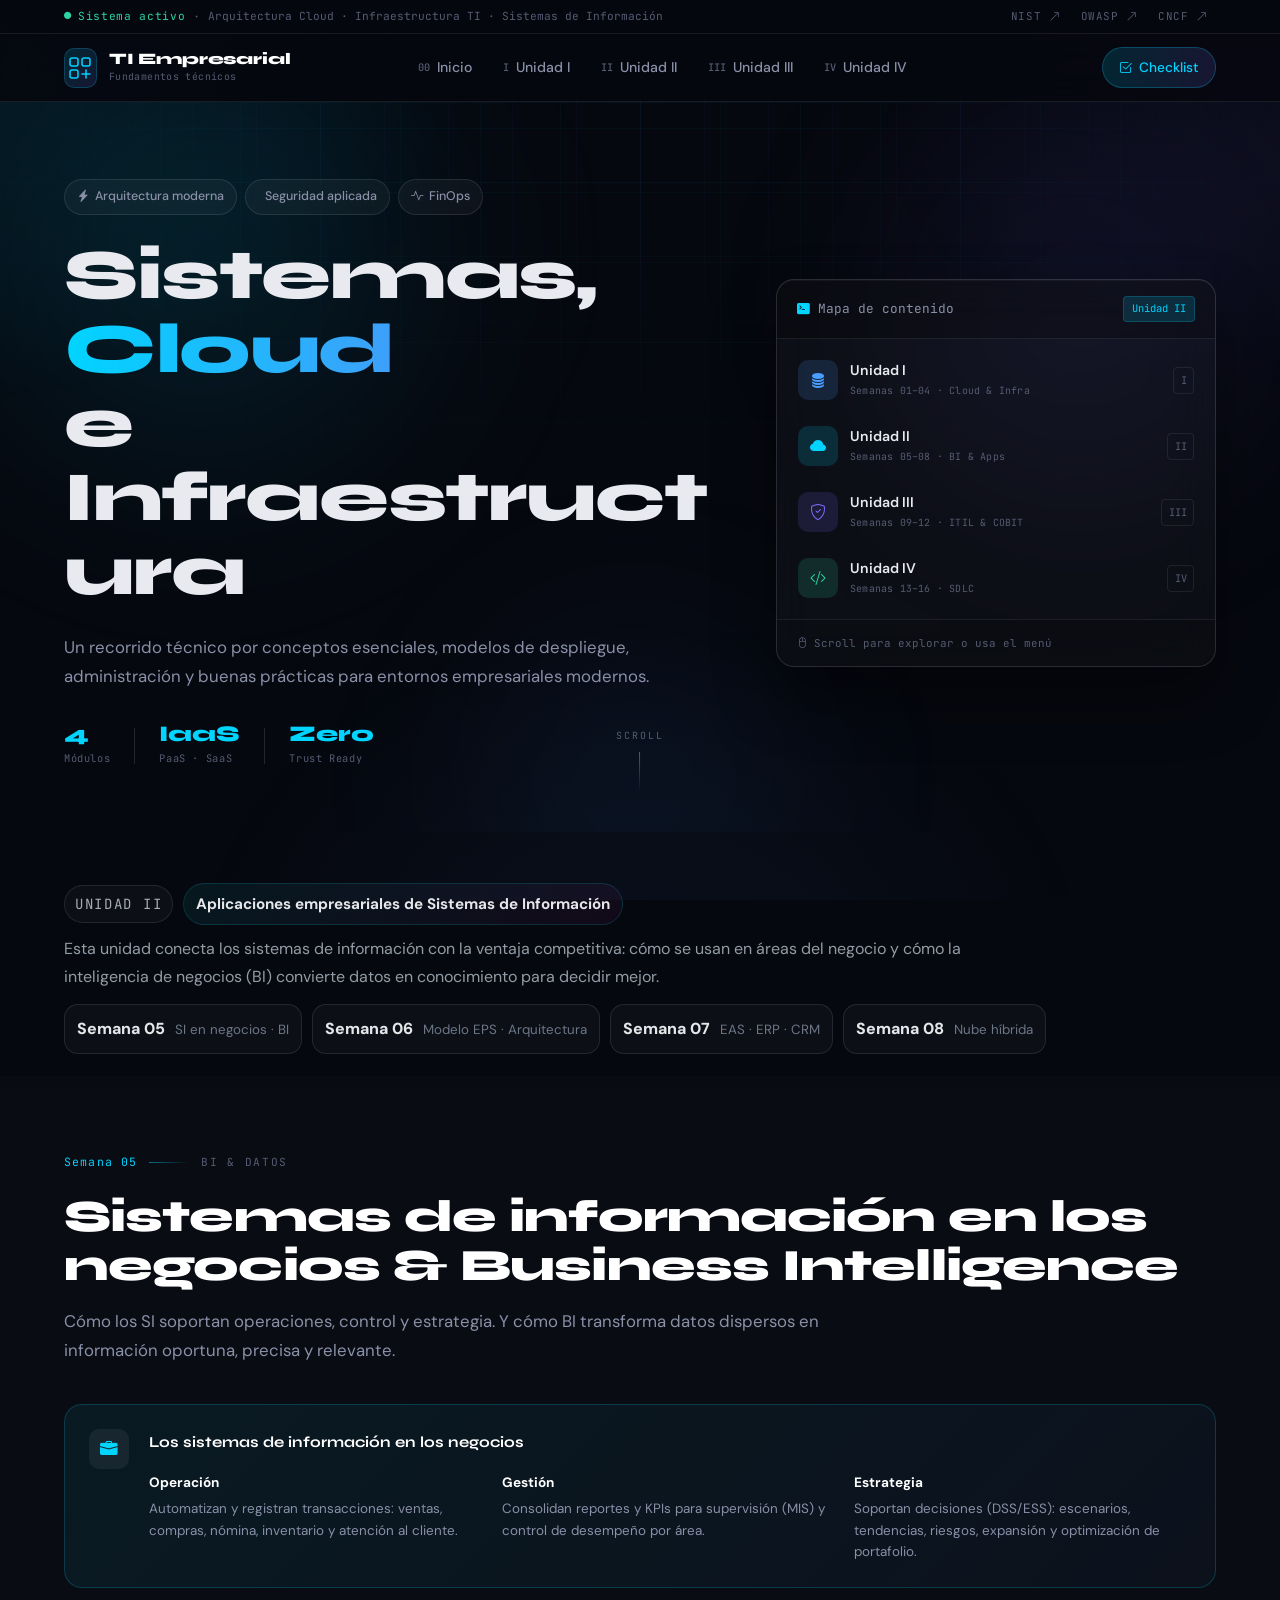
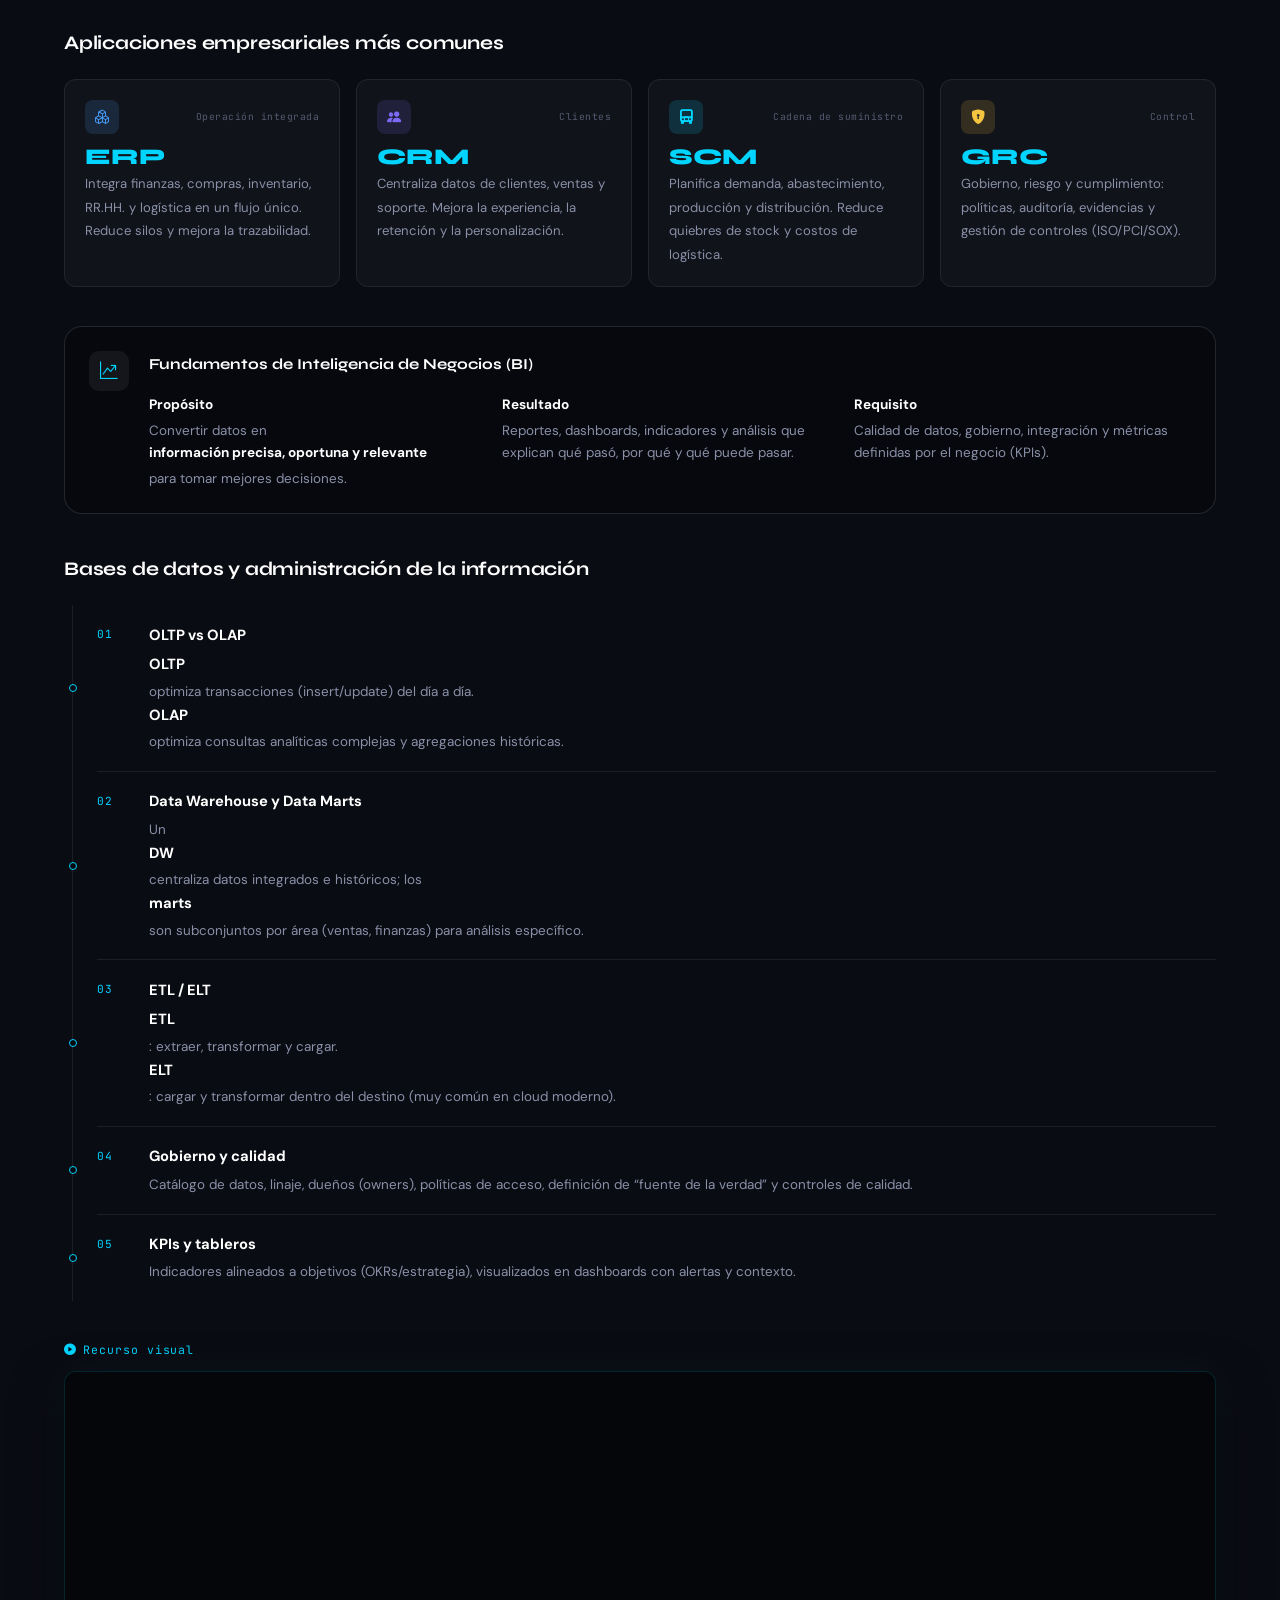
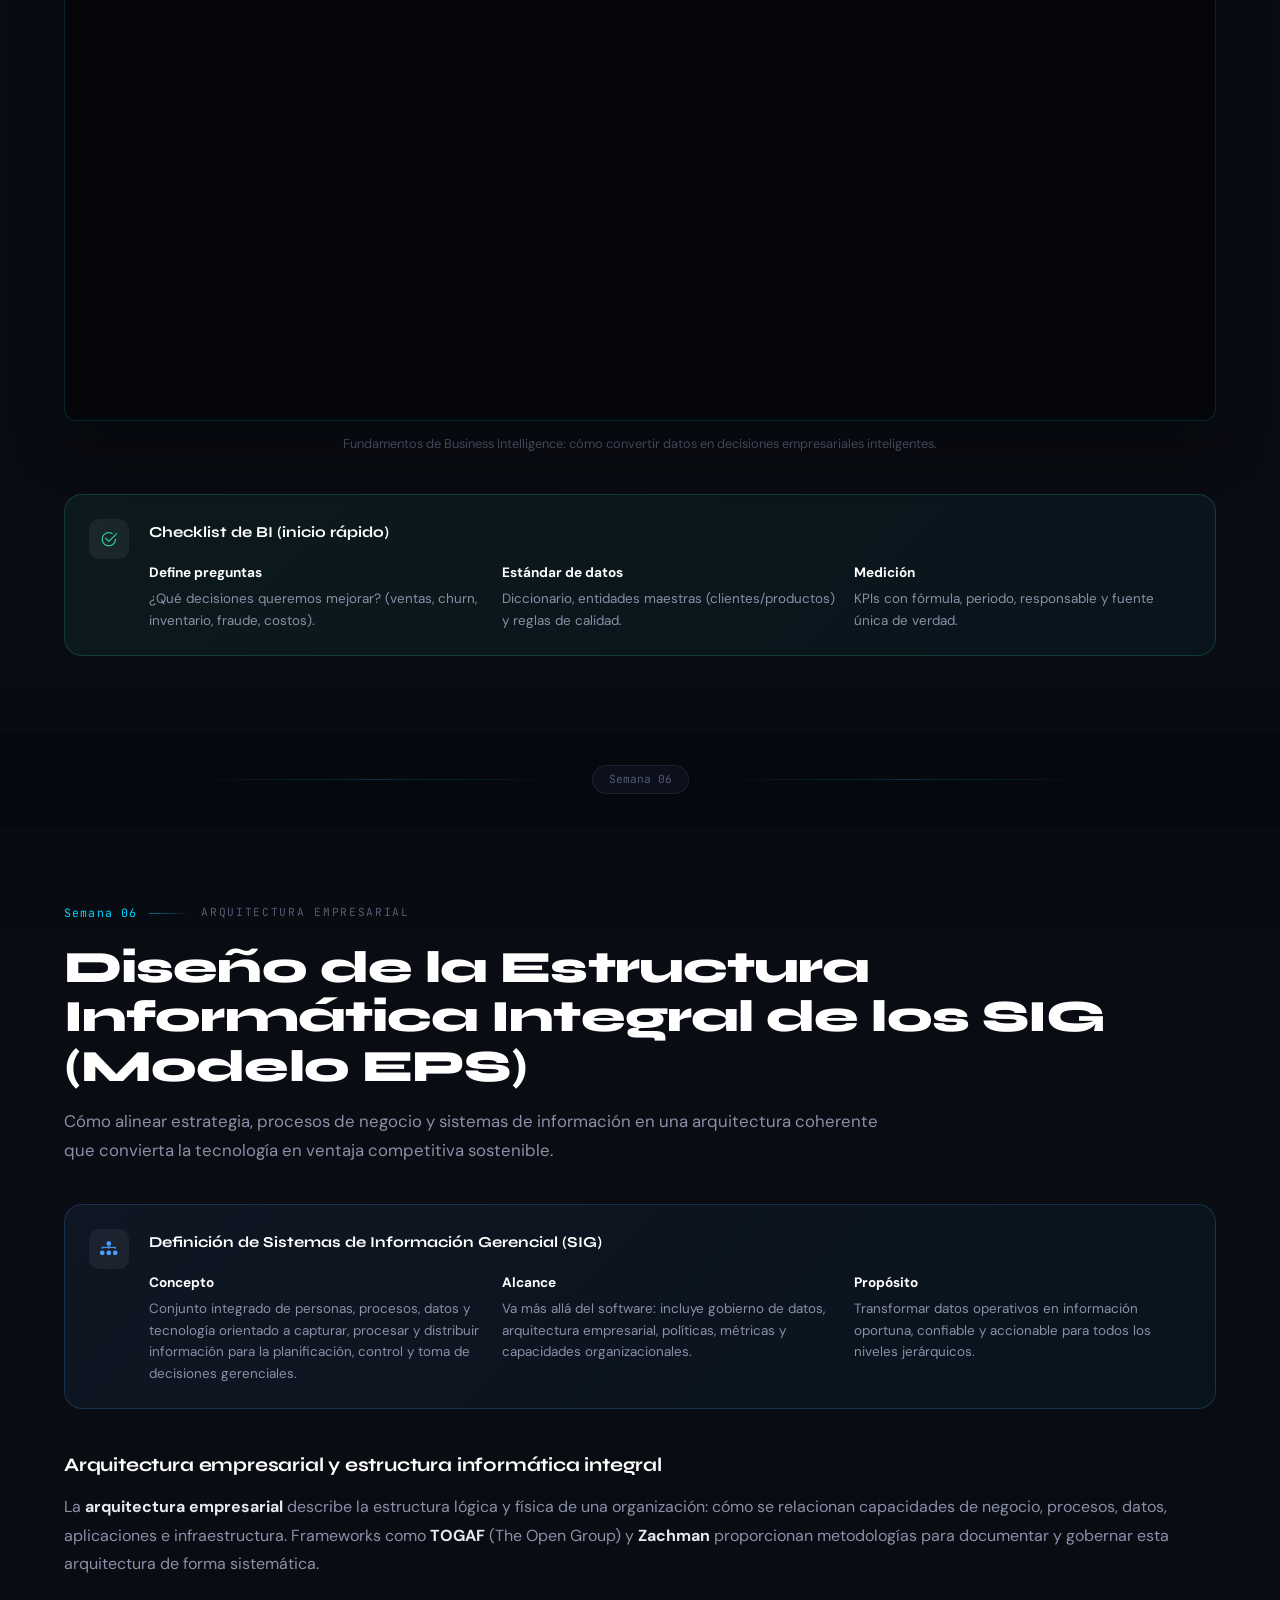
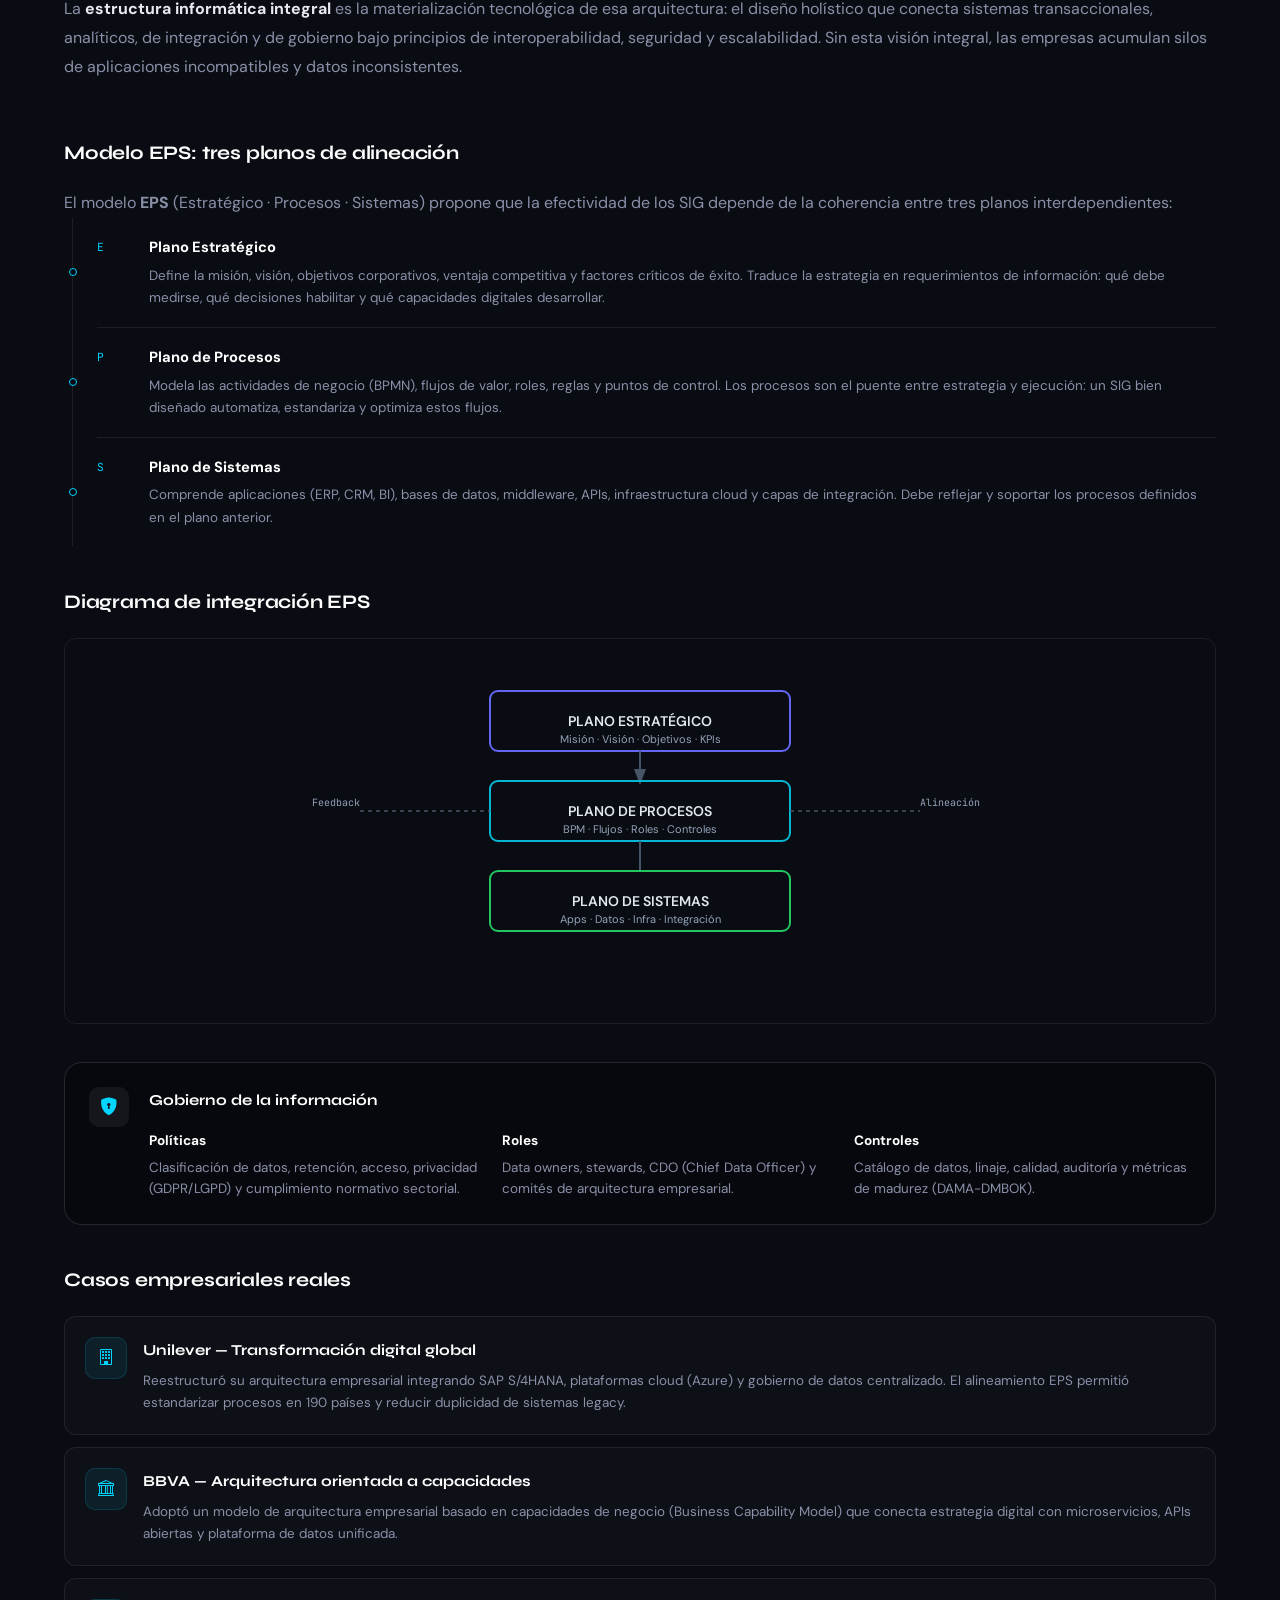
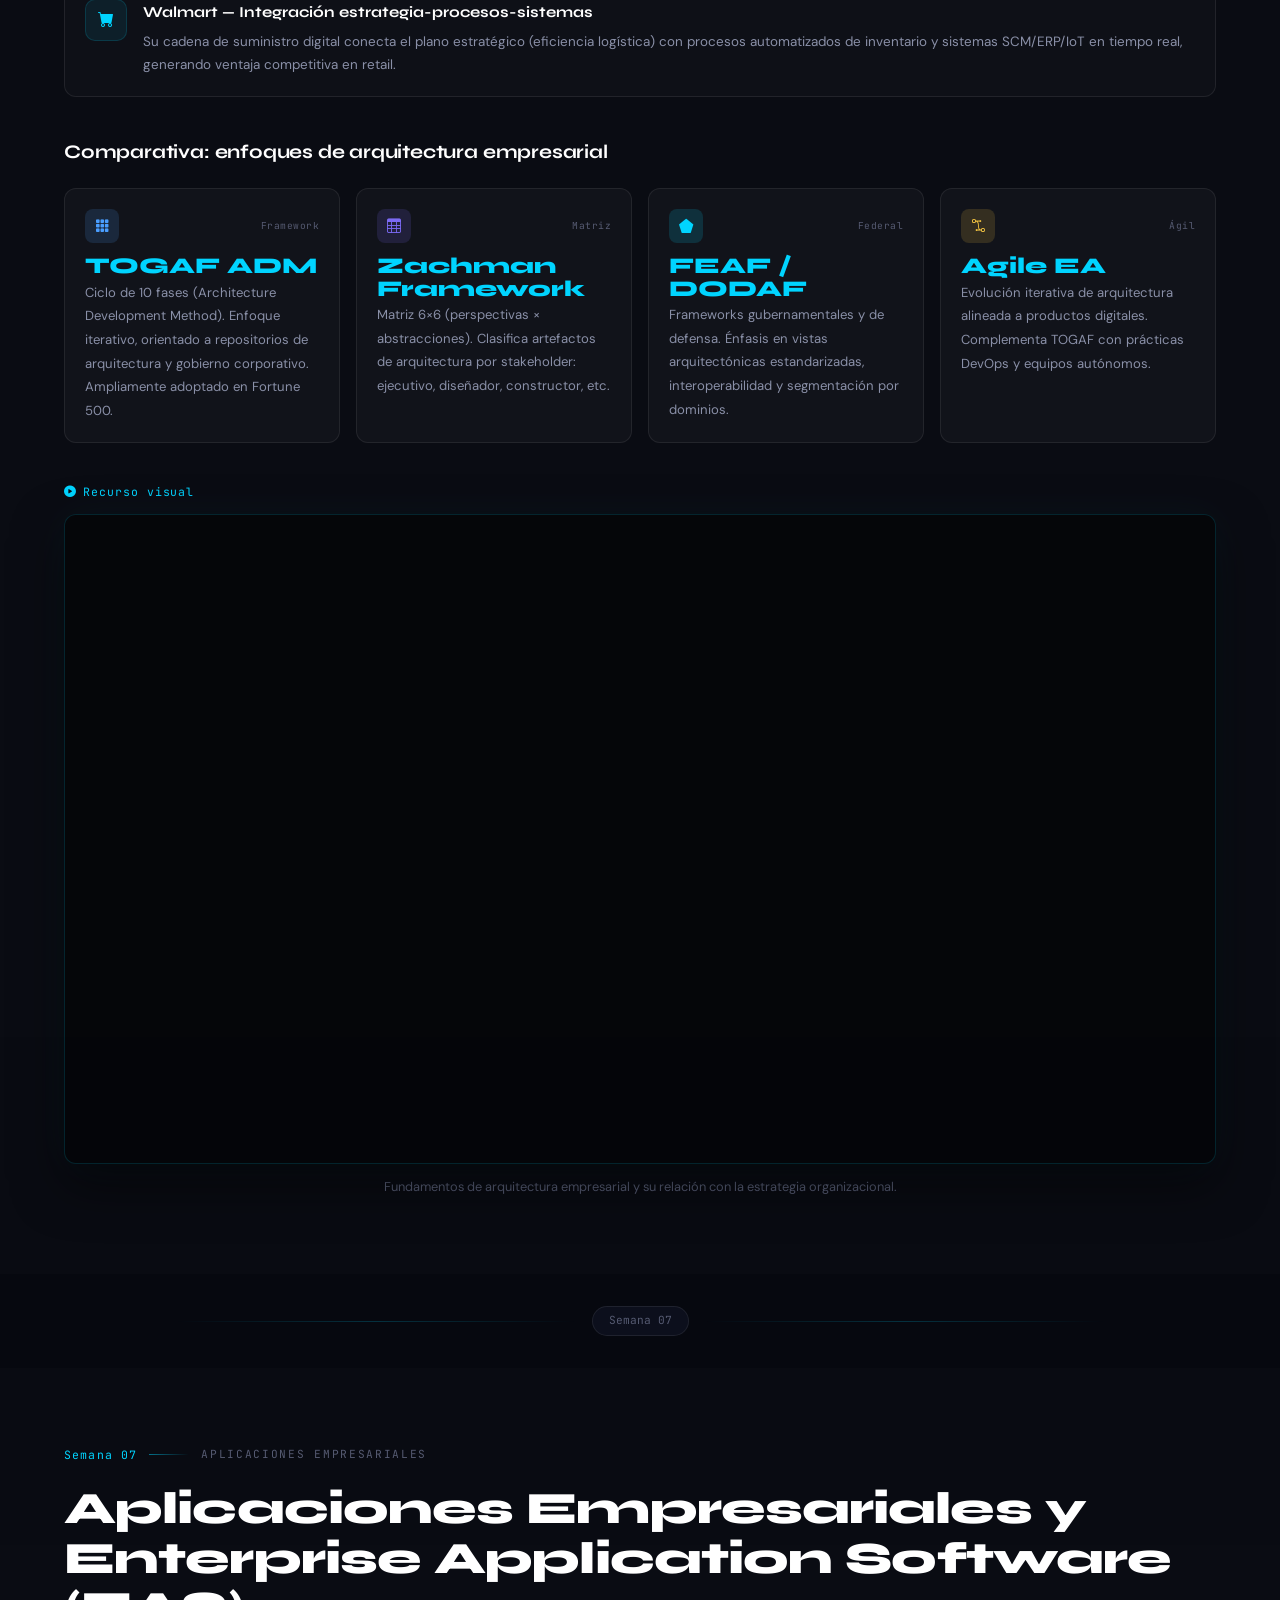
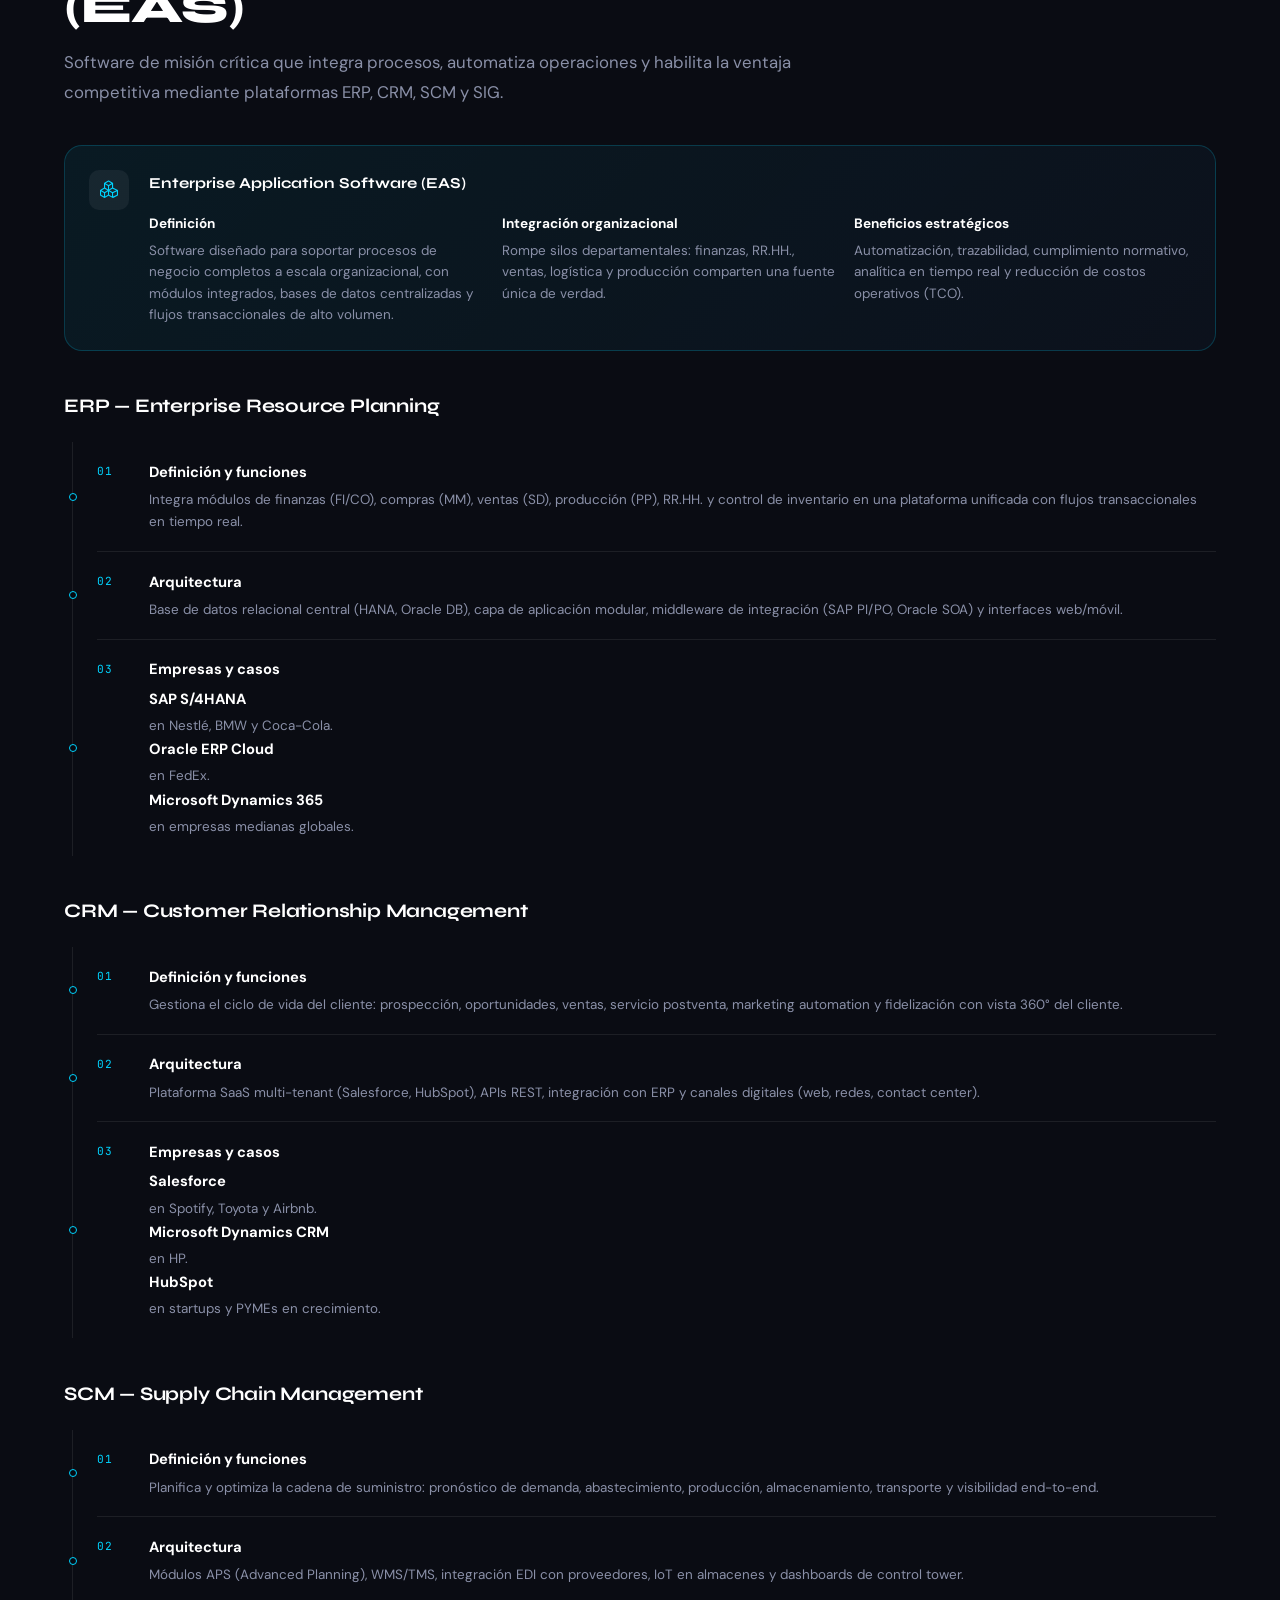
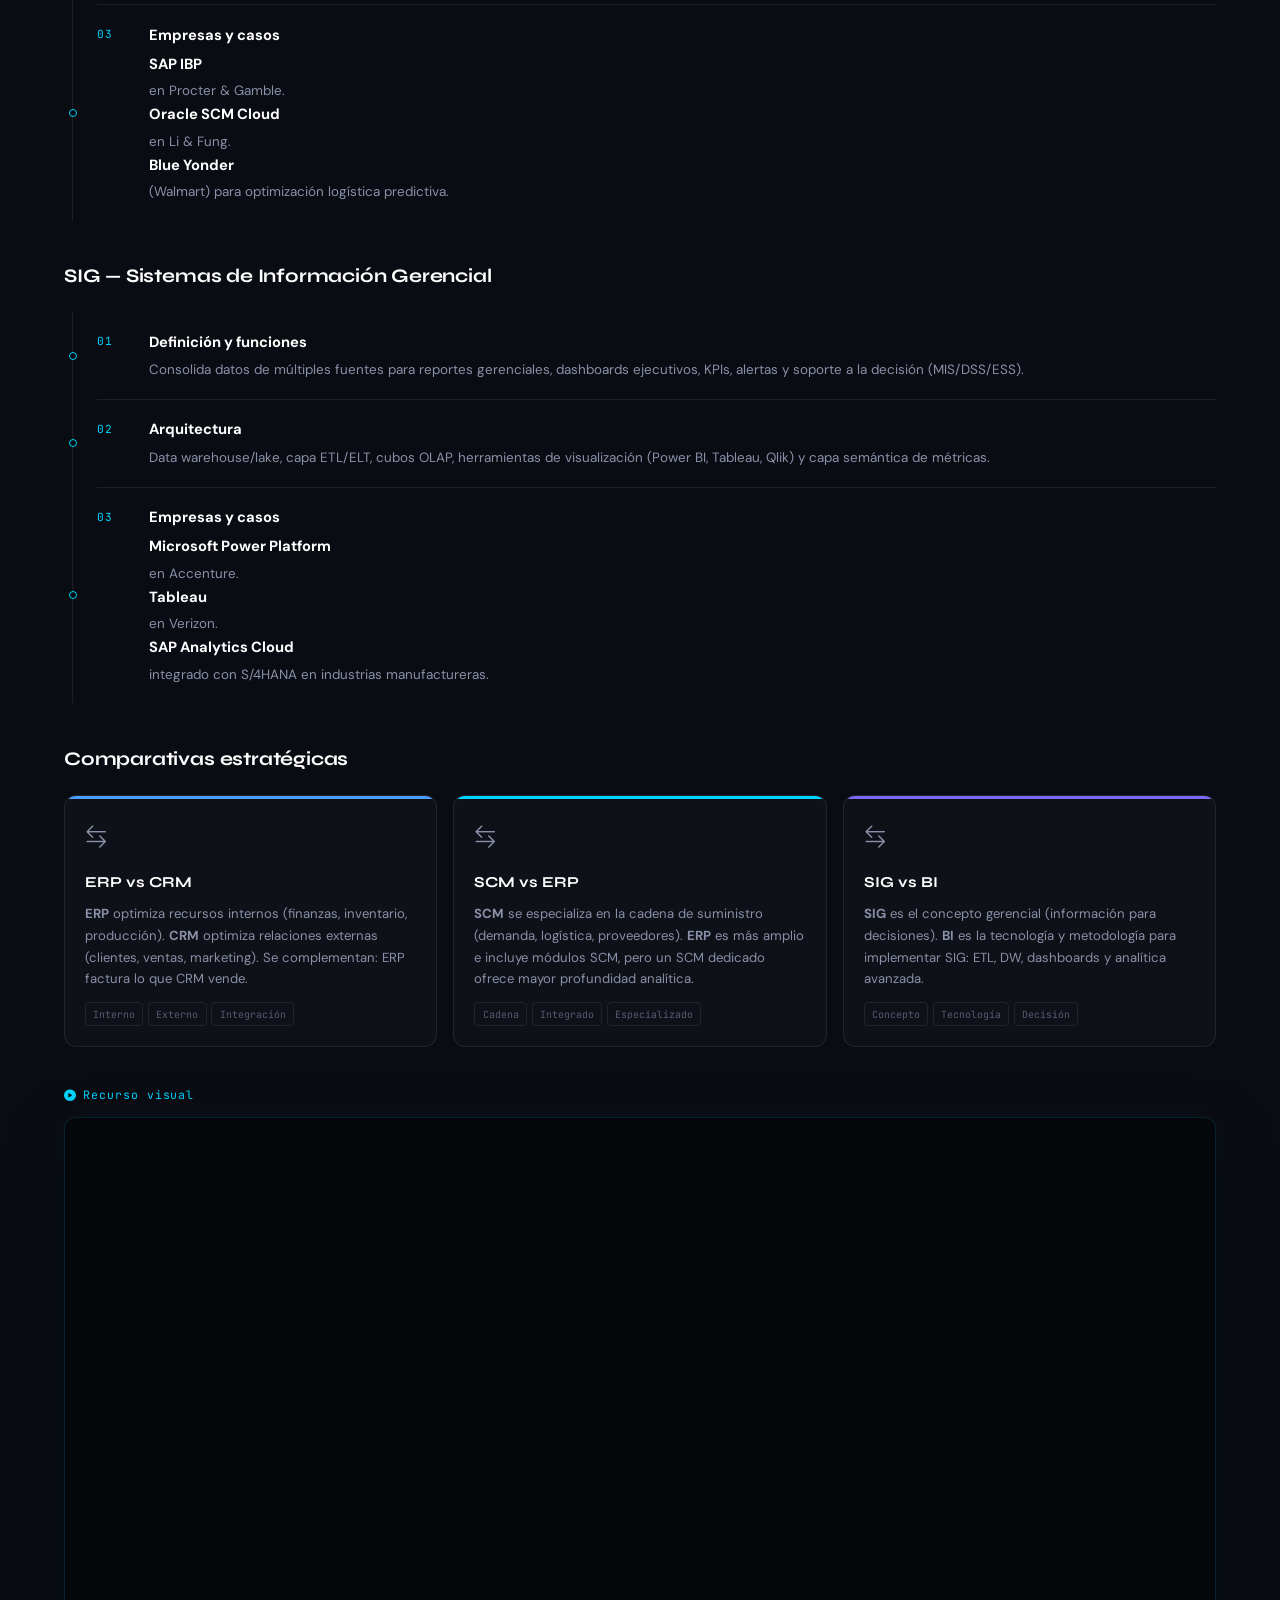
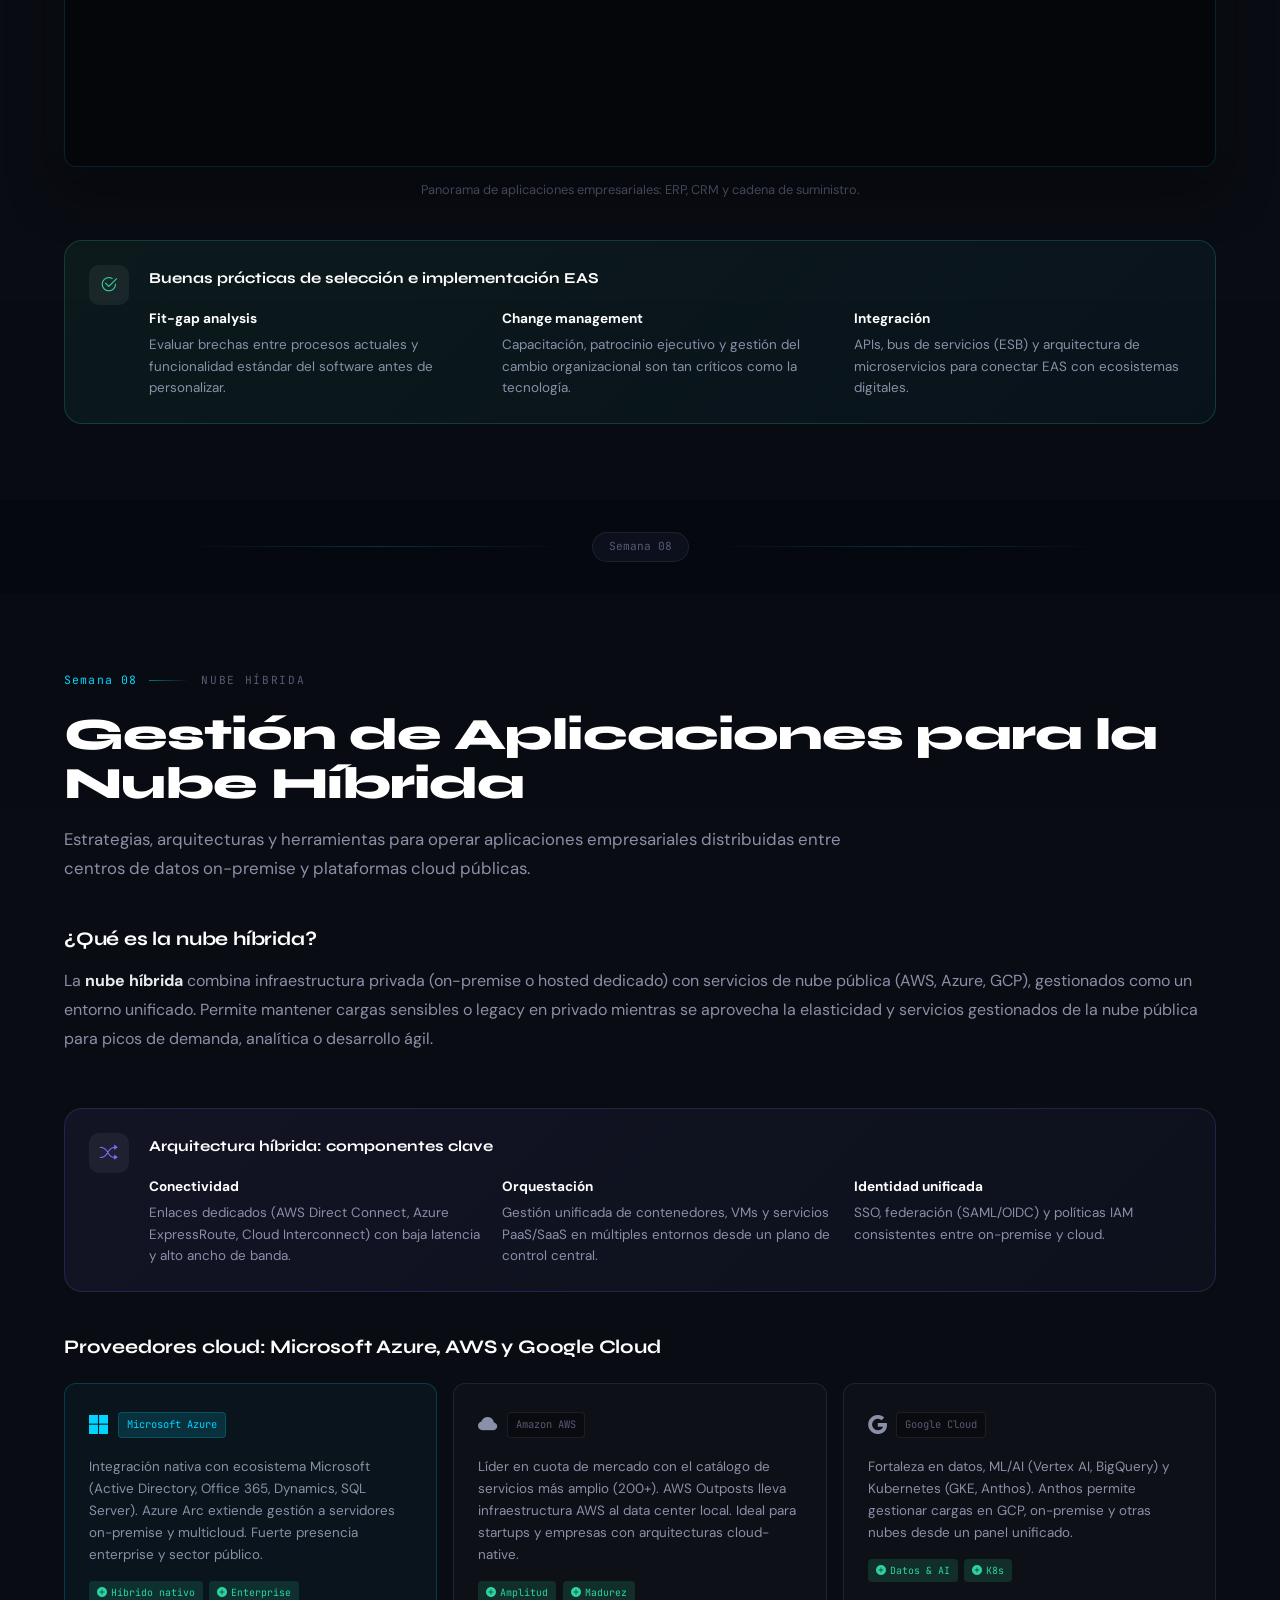
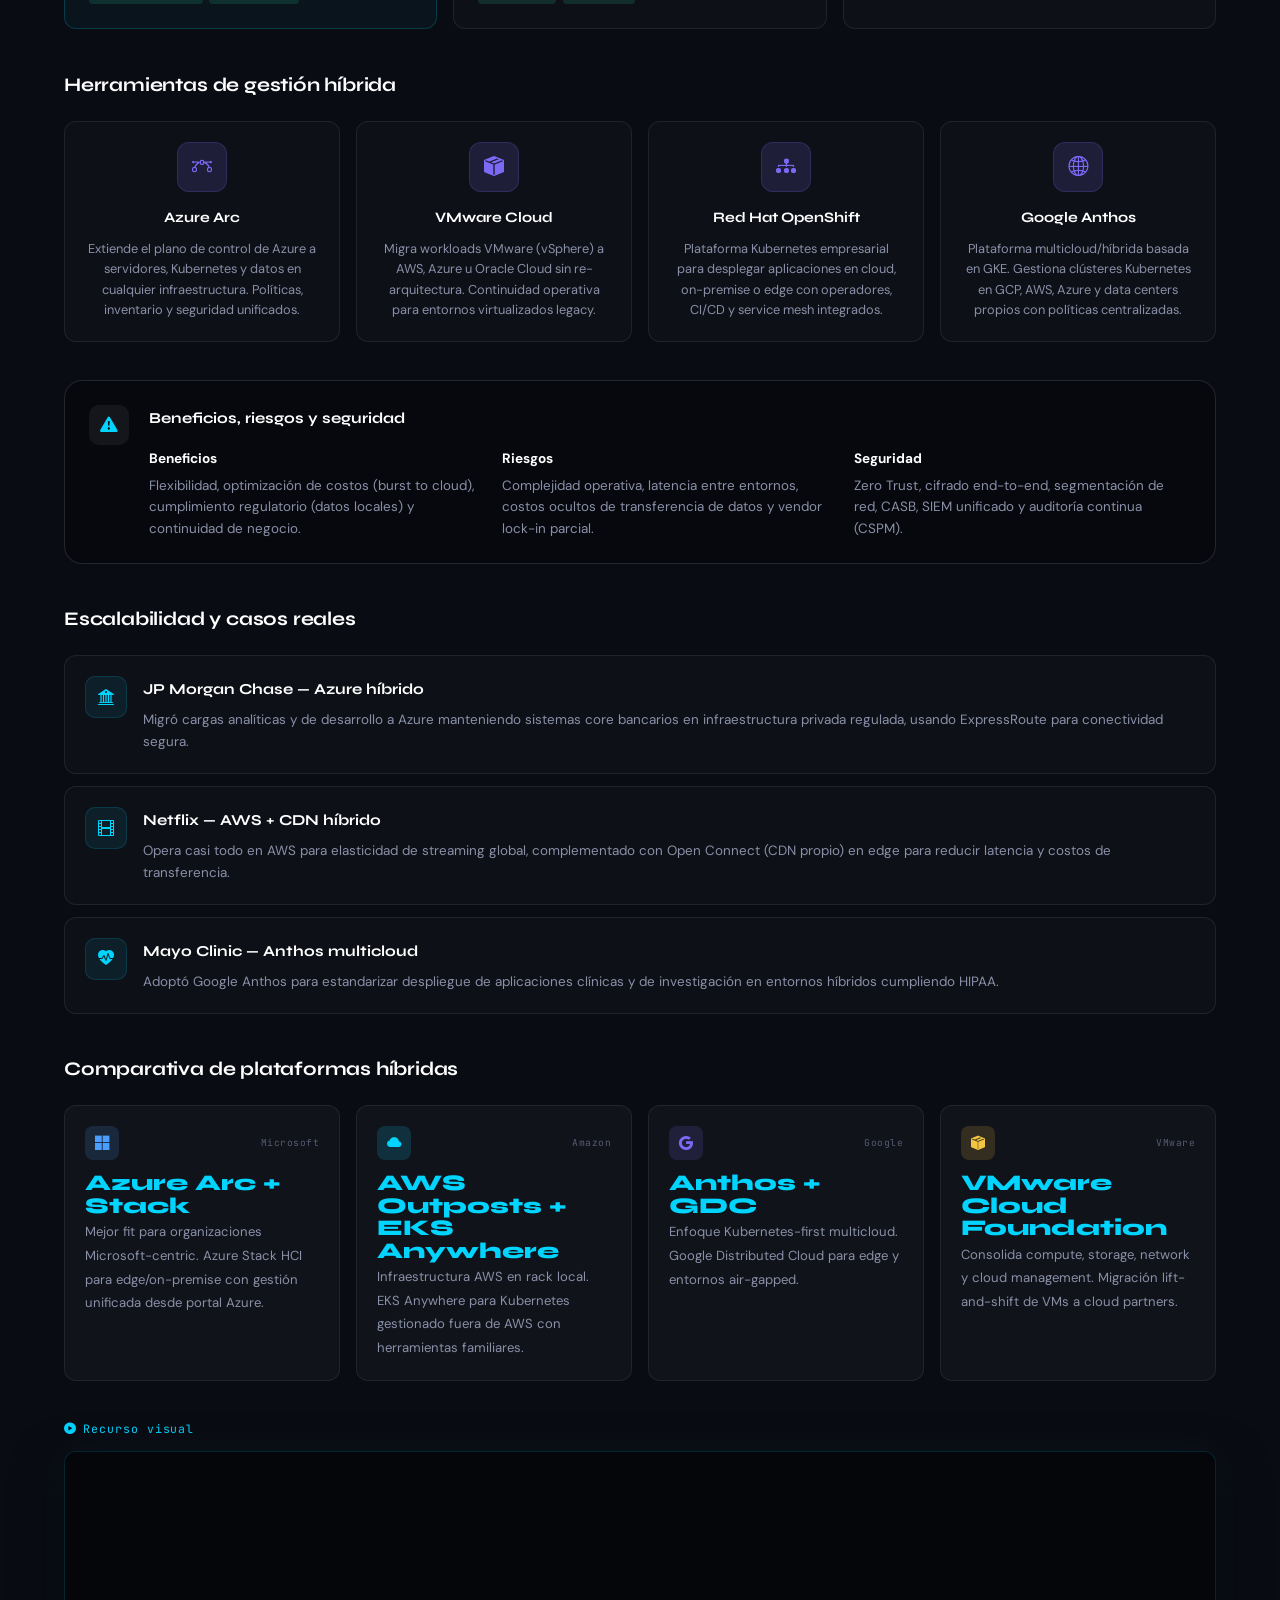
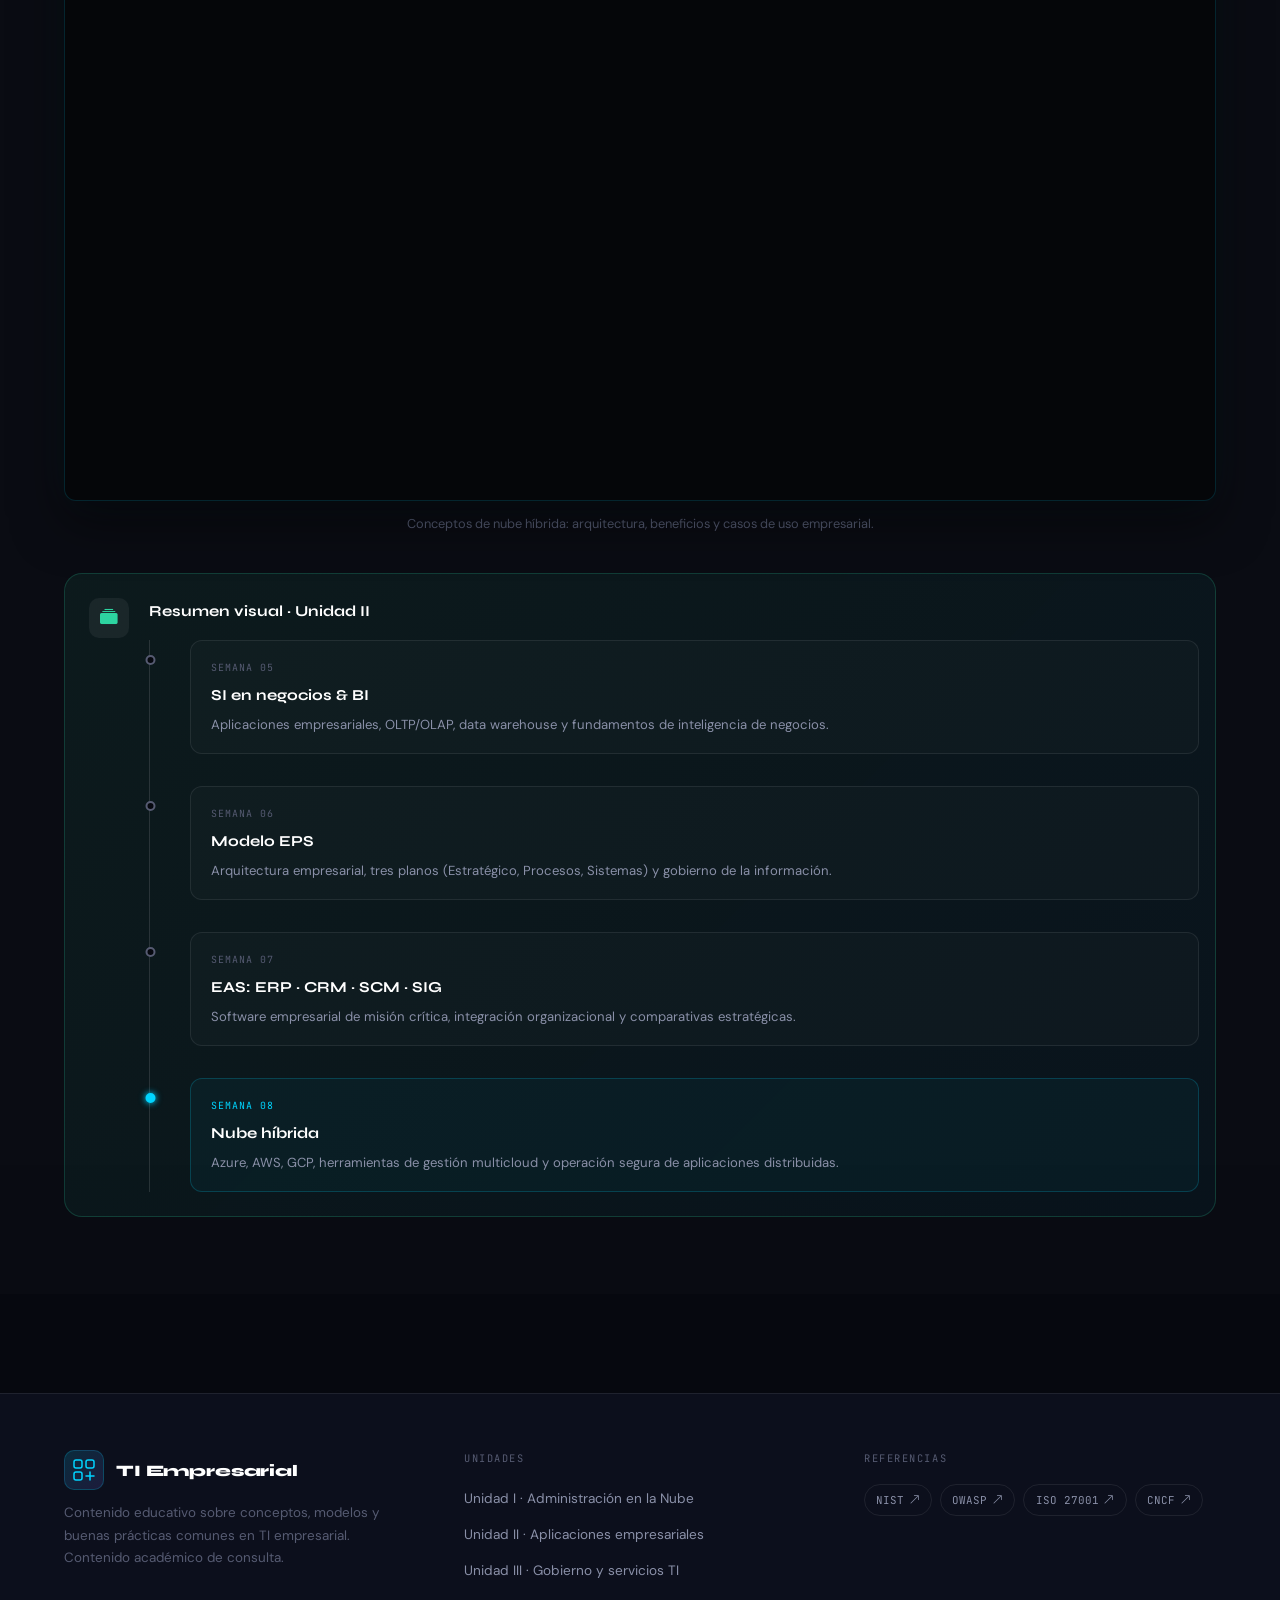
<file: unidad2.html>
<!DOCTYPE html>
<html lang="es">
<head>
    <meta charset="UTF-8">
    <meta name="viewport" content="width=device-width, initial-scale=1.0">
    <meta name="description" content="Portal especializado en gestión de la información, ecosistemas Cloud e infraestructura tecnológica empresarial.">
    <title>Unidad II | Sistemas de información y BI</title>

    <!-- Fonts -->
    <link rel="preconnect" href="https://fonts.googleapis.com">
    <link rel="preconnect" href="https://fonts.gstatic.com" crossorigin>
    <link href="https://fonts.googleapis.com/css2?family=Syne:wght@700;800&family=DM+Sans:ital,wght@0,300;0,400;0,500;1,400&family=JetBrains+Mono:wght@400;500&display=swap" rel="stylesheet">

    <!-- Bootstrap Icons -->
    <link href="https://cdn.jsdelivr.net/npm/bootstrap-icons@1.11.3/font/bootstrap-icons.min.css" rel="stylesheet">

    <!-- AOS -->
    <link href="https://cdn.jsdelivr.net/npm/aos@2.3.4/dist/aos.css" rel="stylesheet">

    <!-- Custom CSS -->
    <link rel="stylesheet" href="assets/css/style.css">
</head>
<body>

    <a class="skip-link" href="index.html#contenido">Saltar al contenido</a>

    <!-- ══════════════════════ HEADER ══════════════════════ -->
    <header class="site-header">

        <!-- TOP STRIP -->
        <div class="topstrip">
            <div class="topstrip-inner">
                <div class="topstrip-left">
                    <span class="mono-chip"><i class="bi bi-circle-fill pulse-dot"></i> Sistema activo</span>
                    <span class="sep">·</span>
                    <span class="mono-text">Arquitectura Cloud · Infraestructura TI · Sistemas de Información</span>
                </div>
                <div class="topstrip-right">
                    <a href="https://www.nist.gov/" target="_blank" rel="noopener" class="strip-link">NIST <i class="bi bi-arrow-up-right"></i></a>
                    <a href="https://owasp.org/" target="_blank" rel="noopener" class="strip-link">OWASP <i class="bi bi-arrow-up-right"></i></a>
                    <a href="https://www.cncf.io/" target="_blank" rel="noopener" class="strip-link">CNCF <i class="bi bi-arrow-up-right"></i></a>
                </div>
            </div>
        </div>

        <!-- MAIN NAVBAR -->
        <nav class="navbar" id="navbar" aria-label="Navegación principal">
            <div class="nav-inner">
                <!-- Brand -->
                <a class="brand" href="index.html#contenido" aria-label="Inicio">
                    <div class="brand-icon">
                        <svg width="22" height="22" viewBox="0 0 22 22" fill="none" xmlns="http://www.w3.org/2000/svg">
                            <rect x="1" y="1" width="8" height="8" rx="2" stroke="currentColor" stroke-width="1.5"/>
                            <rect x="13" y="1" width="8" height="8" rx="2" stroke="currentColor" stroke-width="1.5"/>
                            <rect x="1" y="13" width="8" height="8" rx="2" stroke="currentColor" stroke-width="1.5"/>
                            <path d="M13 17H21M17 13V21" stroke="currentColor" stroke-width="1.5" stroke-linecap="round"/>
                        </svg>
                    </div>
                    <div class="brand-text">
                        <span class="brand-name">TI Empresarial</span>
                        <span class="brand-sub">Fundamentos técnicos</span>
                    </div>
                </a>

                <!-- Desktop Nav -->
                <ul class="nav-links" role="list">
                    <li><a href="index.html" class="nav-link"><span class="link-num">00</span><span>Inicio</span></a></li>
                    <li><a href="unidad1.html" class="nav-link"><span class="link-num">I</span><span>Unidad I</span></a></li>
                    <li><a href="unidad2.html" class="nav-link"><span class="link-num">II</span><span>Unidad II</span></a></li>
                    <li><a href="unidad3.html" class="nav-link"><span class="link-num">III</span><span>Unidad III</span></a></li>
                    <li><a href="unidad4.html" class="nav-link"><span class="link-num">IV</span><span>Unidad IV</span></a></li>
</ul>

                <!-- Right actions -->
                <div class="nav-actions">
                    <a href="unidad2.html#semana-05" class="nav-cta">
                        <i class="bi bi-check2-square"></i>
                        <span>Checklist</span>
                    </a>
                    <button class="hamburger" id="hamburger" aria-label="Abrir menú" aria-expanded="false">
                        <span></span><span></span><span></span>
                    </button>
                </div>
            </div>

            <!-- Nav Progress Line -->
            <div class="nav-progress" id="navProgress"></div>
        </nav>

        <!-- MOBILE MENU -->
        <div class="mobile-menu" id="mobileMenu" aria-hidden="true">
            <div class="mobile-menu-inner">
                <nav>
                    <a href="index.html" class="mob-link"><span class="mob-num">00</span><span class="mob-label">Inicio</span><i class="bi bi-arrow-right"></i></a>
                    <a href="unidad1.html" class="mob-link"><span class="mob-num">I</span><span class="mob-label">Unidad I</span><i class="bi bi-arrow-right"></i></a>
                    <a href="unidad2.html" class="mob-link"><span class="mob-num">II</span><span class="mob-label">Unidad II</span><i class="bi bi-arrow-right"></i></a>
                    <a href="unidad3.html" class="mob-link"><span class="mob-num">I</span><span class="mob-label">Unidad III</span><i class="bi bi-arrow-right"></i></a>
                    <a href="unidad4.html" class="mob-link"><span class="mob-num">II</span><span class="mob-label">Unidad IV</span><i class="bi bi-arrow-right"></i></a>
                </nav>
                <div class="mob-footer">
                    <a href="https://www.nist.gov/" target="_blank" rel="noopener" class="mob-ref">NIST</a>
                    <a href="https://owasp.org/" target="_blank" rel="noopener" class="mob-ref">OWASP</a>
                    <a href="https://www.cncf.io/" target="_blank" rel="noopener" class="mob-ref">CNCF</a>
                    <a href="https://www.iso.org/" target="_blank" rel="noopener" class="mob-ref">ISO 27001</a>
                </div>
            </div>
        </div>

        <!-- ══════ HERO ══════ -->
        <section class="hero" aria-label="Portada">
            <div class="hero-bg">
                <div class="hero-orb orb-1"></div>
                <div class="hero-orb orb-2"></div>
                <div class="hero-orb orb-3"></div>
                <div class="hero-grid"></div>
            </div>

            <div class="hero-inner">
                <!-- Left column -->
                <div class="hero-content" data-aos="fade-up" data-aos-duration="700">
                    <div class="hero-eyebrow">
                        <span class="eyebrow-badge"><i class="bi bi-lightning-charge-fill"></i> Arquitectura moderna</span>
                        <span class="eyebrow-badge"><i class="bi bi-shield-check-fill"></i> Seguridad aplicada</span>
                        <span class="eyebrow-badge d-none d-md-inline-flex"><i class="bi bi-activity"></i> FinOps</span>
                    </div>

                    <h1 class="hero-title">
                        <span class="title-line">Sistemas,</span>
                        <span class="title-line accent">Cloud</span>
                        <span class="title-line">e Infraestructura</span>
                    </h1>

                    <p class="hero-desc">Un recorrido técnico por conceptos esenciales, modelos de despliegue, administración y buenas prácticas para entornos empresariales modernos.</p>

                    <div class="hero-stats">
                        <div class="stat-item">
                            <span class="stat-n">4</span>
                            <span class="stat-l">Módulos</span>
                        </div>
                        <div class="stat-div"></div>
                        <div class="stat-item">
                            <span class="stat-n">IaaS</span>
                            <span class="stat-l">PaaS · SaaS</span>
                        </div>
                        <div class="stat-div"></div>
                        <div class="stat-item">
                            <span class="stat-n">Zero</span>
                            <span class="stat-l">Trust Ready</span>
                        </div>
                    </div>
                </div>

                <!-- Right: Module Map -->
                <div class="hero-map" data-aos="fade-left" data-aos-duration="700" data-aos-delay="120">
                    <div class="map-card">
                        <div class="map-header">
                            <div class="map-header-left">
                                <i class="bi bi-terminal-fill"></i>
                                <span>Mapa de contenido</span>
                            </div>
                            <span class="map-badge">Unidad II</span>
                        </div>

                        <div class="map-modules">
                            <a href="unidad1.html" class="map-module">
                                <div class="mod-icon mod-blue"><i class="bi bi-database-fill"></i></div>
                                <div class="mod-info">
                                    <span class="mod-title">Unidad I</span>
                                    <span class="mod-tags">Semanas 01–04 · Cloud &amp; Infra</span>
                                </div>
                                <span class="mod-num">I</span>
                            </a>
                            <a href="unidad2.html" class="map-module">
                                <div class="mod-icon mod-cyan"><i class="bi bi-cloud-fill"></i></div>
                                <div class="mod-info">
                                    <span class="mod-title">Unidad II</span>
                                    <span class="mod-tags">Semanas 05–08 · BI &amp; Apps</span>
                                </div>
                                <span class="mod-num">II</span>
                            </a>
                            <a href="unidad3.html" class="map-module">
                                <div class="mod-icon mod-violet"><i class="bi bi-shield-check"></i></div>
                                <div class="mod-info">
                                    <span class="mod-title">Unidad III</span>
                                    <span class="mod-tags">Semanas 09–12 · ITIL &amp; COBIT</span>
                                </div>
                                <span class="mod-num">III</span>
                            </a>
                            <a href="unidad4.html" class="map-module">
                                <div class="mod-icon mod-green"><i class="bi bi-code-slash"></i></div>
                                <div class="mod-info">
                                    <span class="mod-title">Unidad IV</span>
                                    <span class="mod-tags">Semanas 13–16 · SDLC</span>
                                </div>
                                <span class="mod-num">IV</span>
                            </a>
                        </div>

                        <div class="map-footer">
                            <i class="bi bi-mouse2"></i> Scroll para explorar o usa el menú
                        </div>
                    </div>
                </div>
            </div>

            <!-- Scroll hint -->
            <div class="scroll-hint" aria-hidden="true">
                <span>scroll</span>
                <div class="scroll-line"></div>
            </div>
        </section>
    </header>

    <!-- ══════════════════════ MAIN ══════════════════════ -->
    <main id="contenido"><section id="unidad-ii" class="unit">
            <div class="unit-header" data-aos="fade-up">
                <div class="unit-label">
                    <span class="unit-num">UNIDAD II</span>
                    <span class="unit-pill">Aplicaciones empresariales de Sistemas de Información</span>
                </div>
                <p class="unit-desc">Esta unidad conecta los sistemas de información con la ventaja competitiva: cómo se usan en áreas del negocio y cómo la inteligencia de negocios (BI) convierte datos en conocimiento para decidir mejor.</p>
                <div class="unit-weeks">
                    <a class="week-chip" href="#semana-05"><span>Semana 05</span><small>SI en negocios · BI</small></a>
                    <a class="week-chip" href="#semana-06"><span>Semana 06</span><small>Modelo EPS · Arquitectura</small></a>
                    <a class="week-chip" href="#semana-07"><span>Semana 07</span><small>EAS · ERP · CRM</small></a>
                    <a class="week-chip" href="#semana-08"><span>Semana 08</span><small>Nube híbrida</small></a>
                </div>
            </div>

            <!-- ───── Semana 05 ───── -->
            <article id="semana-05" class="module">
                <div class="module-inner">
                    <div class="module-header" data-aos="fade-up">
                        <div class="module-label">
                            <span class="label-num">Semana 05</span>
                            <span class="label-line"></span>
                            <span class="label-cat">BI &amp; Datos</span>
                        </div>
                        <h2 class="module-title">Sistemas de información en los negocios &amp; Business Intelligence</h2>
                        <p class="module-intro">Cómo los SI soportan operaciones, control y estrategia. Y cómo BI transforma datos dispersos en información oportuna, precisa y relevante.</p>
                    </div>

                    <div class="callout callout-cyan" data-aos="fade-up">
                        <div class="callout-icon"><i class="bi bi-briefcase-fill"></i></div>
                        <div class="callout-body">
                            <h3 class="callout-title">Los sistemas de información en los negocios</h3>
                            <div class="callout-grid">
                                <div class="callout-item">
                                    <strong>Operación</strong>
                                    <span>Automatizan y registran transacciones: ventas, compras, nómina, inventario y atención al cliente.</span>
                                </div>
                                <div class="callout-item">
                                    <strong>Gestión</strong>
                                    <span>Consolidan reportes y KPIs para supervisión (MIS) y control de desempeño por área.</span>
                                </div>
                                <div class="callout-item">
                                    <strong>Estrategia</strong>
                                    <span>Soportan decisiones (DSS/ESS): escenarios, tendencias, riesgos, expansión y optimización de portafolio.</span>
                                </div>
                            </div>
                        </div>
                    </div>

                    <div class="section-block" data-aos="fade-up">
                        <h3>Aplicaciones empresariales más comunes</h3>
                        <div class="type-grid">
                            <div class="type-card">
                                <div class="tc-header">
                                    <div class="tc-icon bg-blue"><i class="bi bi-boxes"></i></div>
                                    <span class="tc-tag">Operación integrada</span>
                                </div>
                                <h4>ERP</h4>
                                <p class="tc-desc">Integra finanzas, compras, inventario, RR.HH. y logística en un flujo único. Reduce silos y mejora la trazabilidad.</p>
                            </div>
                            <div class="type-card">
                                <div class="tc-header">
                                    <div class="tc-icon bg-violet"><i class="bi bi-people-fill"></i></div>
                                    <span class="tc-tag">Clientes</span>
                                </div>
                                <h4>CRM</h4>
                                <p class="tc-desc">Centraliza datos de clientes, ventas y soporte. Mejora la experiencia, la retención y la personalización.</p>
                            </div>
                            <div class="type-card">
                                <div class="tc-header">
                                    <div class="tc-icon bg-cyan"><i class="bi bi-truck-front-fill"></i></div>
                                    <span class="tc-tag">Cadena de suministro</span>
                                </div>
                                <h4>SCM</h4>
                                <p class="tc-desc">Planifica demanda, abastecimiento, producción y distribución. Reduce quiebres de stock y costos de logística.</p>
                            </div>
                            <div class="type-card">
                                <div class="tc-header">
                                    <div class="tc-icon bg-gold"><i class="bi bi-shield-lock-fill"></i></div>
                                    <span class="tc-tag">Control</span>
                                </div>
                                <h4>GRC</h4>
                                <p class="tc-desc">Gobierno, riesgo y cumplimiento: políticas, auditoría, evidencias y gestión de controles (ISO/PCI/SOX).</p>
                            </div>
                        </div>
                    </div>

                    <div class="callout callout-dark" data-aos="fade-up">
                        <div class="callout-icon"><i class="bi bi-graph-up-arrow"></i></div>
                        <div class="callout-body">
                            <h3 class="callout-title">Fundamentos de Inteligencia de Negocios (BI)</h3>
                            <div class="callout-grid">
                                <div class="callout-item">
                                    <strong>Propósito</strong>
                                    <span>Convertir datos en <strong>información precisa, oportuna y relevante</strong> para tomar mejores decisiones.</span>
                                </div>
                                <div class="callout-item">
                                    <strong>Resultado</strong>
                                    <span>Reportes, dashboards, indicadores y análisis que explican qué pasó, por qué y qué puede pasar.</span>
                                </div>
                                <div class="callout-item">
                                    <strong>Requisito</strong>
                                    <span>Calidad de datos, gobierno, integración y métricas definidas por el negocio (KPIs).</span>
                                </div>
                            </div>
                        </div>
                    </div>

                    <div class="section-block" data-aos="fade-up">
                        <h3>Bases de datos y administración de la información</h3>
                        <div class="pillar-list">
                            <div class="pillar-item">
                                <span class="pillar-n">01</span>
                                <div class="pillar-body">
                                    <strong>OLTP vs OLAP</strong>
                                    <p><strong>OLTP</strong> optimiza transacciones (insert/update) del día a día. <strong>OLAP</strong> optimiza consultas analíticas complejas y agregaciones históricas.</p>
                                </div>
                            </div>
                            <div class="pillar-item">
                                <span class="pillar-n">02</span>
                                <div class="pillar-body">
                                    <strong>Data Warehouse y Data Marts</strong>
                                    <p>Un <strong>DW</strong> centraliza datos integrados e históricos; los <strong>marts</strong> son subconjuntos por área (ventas, finanzas) para análisis específico.</p>
                                </div>
                            </div>
                            <div class="pillar-item">
                                <span class="pillar-n">03</span>
                                <div class="pillar-body">
                                    <strong>ETL / ELT</strong>
                                    <p><strong>ETL</strong>: extraer, transformar y cargar. <strong>ELT</strong>: cargar y transformar dentro del destino (muy común en cloud moderno).</p>
                                </div>
                            </div>
                            <div class="pillar-item">
                                <span class="pillar-n">04</span>
                                <div class="pillar-body">
                                    <strong>Gobierno y calidad</strong>
                                    <p>Catálogo de datos, linaje, dueños (owners), políticas de acceso, definición de “fuente de la verdad” y controles de calidad.</p>
                                </div>
                            </div>
                            <div class="pillar-item">
                                <span class="pillar-n">05</span>
                                <div class="pillar-body">
                                    <strong>KPIs y tableros</strong>
                                    <p>Indicadores alineados a objetivos (OKRs/estrategia), visualizados en dashboards con alertas y contexto.</p>
                                </div>
                            </div>
                        </div>
                    </div>

                    <!-- Video -->
                    <div class="video-block" data-aos="fade-up">
                        <div class="video-label"><i class="bi bi-play-circle-fill"></i> Recurso visual</div>
                        <div class="video-wrap">
                            <iframe src="https://www.youtube.com/embed/mGJ8u_AvazQ" title="¿Qué es Business Intelligence?" frameborder="0" allow="accelerometer; autoplay; clipboard-write; encrypted-media; gyroscope; picture-in-picture" allowfullscreen></iframe>
                        </div>
                        <p class="video-caption">Fundamentos de Business Intelligence: cómo convertir datos en decisiones empresariales inteligentes.</p>
                    </div>

                    <div class="callout callout-green" data-aos="fade-up">
                        <div class="callout-icon"><i class="bi bi-check2-circle"></i></div>
                        <div class="callout-body">
                            <h3 class="callout-title">Checklist de BI (inicio rápido)</h3>
                            <div class="callout-grid">
                                <div class="callout-item">
                                    <strong>Define preguntas</strong>
                                    <span>¿Qué decisiones queremos mejorar? (ventas, churn, inventario, fraude, costos).</span>
                                </div>
                                <div class="callout-item">
                                    <strong>Estándar de datos</strong>
                                    <span>Diccionario, entidades maestras (clientes/productos) y reglas de calidad.</span>
                                </div>
                                <div class="callout-item">
                                    <strong>Medición</strong>
                                    <span>KPIs con fórmula, periodo, responsable y fuente única de verdad.</span>
                                </div>
                            </div>
                        </div>
                    </div>

                </div>
            </article>

        <div class="module-divider" aria-hidden="true"><span>Semana 06</span></div>

            <!-- ───── Semana 06 ───── -->
            <article id="semana-06" class="module">
                <div class="module-inner">
                    <div class="module-header" data-aos="fade-up">
                        <div class="module-label">
                            <span class="label-num">Semana 06</span>
                            <span class="label-line"></span>
                            <span class="label-cat">Arquitectura empresarial</span>
                        </div>
                        <h2 class="module-title">Diseño de la Estructura Informática Integral de los SIG (Modelo EPS)</h2>
                        <p class="module-intro">Cómo alinear estrategia, procesos de negocio y sistemas de información en una arquitectura coherente que convierta la tecnología en ventaja competitiva sostenible.</p>
                    </div>

                    <div class="callout callout-blue" data-aos="fade-up">
                        <div class="callout-icon"><i class="bi bi-diagram-3-fill"></i></div>
                        <div class="callout-body">
                            <h3 class="callout-title">Definición de Sistemas de Información Gerencial (SIG)</h3>
                            <div class="callout-grid">
                                <div class="callout-item">
                                    <strong>Concepto</strong>
                                    <span>Conjunto integrado de personas, procesos, datos y tecnología orientado a capturar, procesar y distribuir información para la planificación, control y toma de decisiones gerenciales.</span>
                                </div>
                                <div class="callout-item">
                                    <strong>Alcance</strong>
                                    <span>Va más allá del software: incluye gobierno de datos, arquitectura empresarial, políticas, métricas y capacidades organizacionales.</span>
                                </div>
                                <div class="callout-item">
                                    <strong>Propósito</strong>
                                    <span>Transformar datos operativos en información oportuna, confiable y accionable para todos los niveles jerárquicos.</span>
                                </div>
                            </div>
                        </div>
                    </div>

                    <div class="content-prose" data-aos="fade-up">
                        <h3>Arquitectura empresarial y estructura informática integral</h3>
                        <p>La <strong>arquitectura empresarial</strong> describe la estructura lógica y física de una organización: cómo se relacionan capacidades de negocio, procesos, datos, aplicaciones e infraestructura. Frameworks como <strong>TOGAF</strong> (The Open Group) y <strong>Zachman</strong> proporcionan metodologías para documentar y gobernar esta arquitectura de forma sistemática.</p>
                        <p>La <strong>estructura informática integral</strong> es la materialización tecnológica de esa arquitectura: el diseño holístico que conecta sistemas transaccionales, analíticos, de integración y de gobierno bajo principios de interoperabilidad, seguridad y escalabilidad. Sin esta visión integral, las empresas acumulan silos de aplicaciones incompatibles y datos inconsistentes.</p>
                    </div>

                    <div class="section-block" data-aos="fade-up">
                        <h3>Modelo EPS: tres planos de alineación</h3>
                        <p>El modelo <strong>EPS</strong> (Estratégico · Procesos · Sistemas) propone que la efectividad de los SIG depende de la coherencia entre tres planos interdependientes:</p>
                        <div class="pillar-list">
                            <div class="pillar-item">
                                <span class="pillar-n">E</span>
                                <div class="pillar-body">
                                    <strong>Plano Estratégico</strong>
                                    <p>Define la misión, visión, objetivos corporativos, ventaja competitiva y factores críticos de éxito. Traduce la estrategia en requerimientos de información: qué debe medirse, qué decisiones habilitar y qué capacidades digitales desarrollar.</p>
                                </div>
                            </div>
                            <div class="pillar-item">
                                <span class="pillar-n">P</span>
                                <div class="pillar-body">
                                    <strong>Plano de Procesos</strong>
                                    <p>Modela las actividades de negocio (BPMN), flujos de valor, roles, reglas y puntos de control. Los procesos son el puente entre estrategia y ejecución: un SIG bien diseñado automatiza, estandariza y optimiza estos flujos.</p>
                                </div>
                            </div>
                            <div class="pillar-item">
                                <span class="pillar-n">S</span>
                                <div class="pillar-body">
                                    <strong>Plano de Sistemas</strong>
                                    <p>Comprende aplicaciones (ERP, CRM, BI), bases de datos, middleware, APIs, infraestructura cloud y capas de integración. Debe reflejar y soportar los procesos definidos en el plano anterior.</p>
                                </div>
                            </div>
                        </div>
                    </div>

                    <div class="section-block" data-aos="fade-up">
                        <h3>Diagrama de integración EPS</h3>
                        <div style="background:var(--surface-2);border:1px solid var(--border);border-radius:12px;padding:2rem;overflow-x:auto;">
                            <svg viewBox="0 0 720 320" xmlns="http://www.w3.org/2000/svg" style="width:100%;max-width:720px;display:block;margin:0 auto;" aria-label="Diagrama modelo EPS">
                                <rect x="210" y="20" width="300" height="60" rx="8" fill="none" stroke="#6366f1" stroke-width="2"/>
                                <text x="360" y="55" text-anchor="middle" fill="#e2e8f0" font-family="DM Sans,sans-serif" font-size="14" font-weight="600">PLANO ESTRATÉGICO</text>
                                <text x="360" y="72" text-anchor="middle" fill="#94a3b8" font-family="DM Sans,sans-serif" font-size="11">Misión · Visión · Objetivos · KPIs</text>
                                <line x1="360" y1="80" x2="360" y2="110" stroke="#475569" stroke-width="2" marker-end="url(#arrow)"/>
                                <rect x="210" y="110" width="300" height="60" rx="8" fill="none" stroke="#06b6d4" stroke-width="2"/>
                                <text x="360" y="145" text-anchor="middle" fill="#e2e8f0" font-family="DM Sans,sans-serif" font-size="14" font-weight="600">PLANO DE PROCESOS</text>
                                <text x="360" y="162" text-anchor="middle" fill="#94a3b8" font-family="DM Sans,sans-serif" font-size="11">BPM · Flujos · Roles · Controles</text>
                                <line x1="360" y1="170" x2="360" y2="200" stroke="#475569" stroke-width="2"/>
                                <rect x="210" y="200" width="300" height="60" rx="8" fill="none" stroke="#22c55e" stroke-width="2"/>
                                <text x="360" y="235" text-anchor="middle" fill="#e2e8f0" font-family="DM Sans,sans-serif" font-size="14" font-weight="600">PLANO DE SISTEMAS</text>
                                <text x="360" y="252" text-anchor="middle" fill="#94a3b8" font-family="DM Sans,sans-serif" font-size="11">Apps · Datos · Infra · Integración</text>
                                <line x1="80" y1="140" x2="210" y2="140" stroke="#475569" stroke-width="1.5" stroke-dasharray="4"/>
                                <line x1="510" y1="140" x2="640" y2="140" stroke="#475569" stroke-width="1.5" stroke-dasharray="4"/>
                                <text x="80" y="135" text-anchor="end" fill="#94a3b8" font-family="JetBrains Mono,monospace" font-size="10">Feedback</text>
                                <text x="640" y="135" fill="#94a3b8" font-family="JetBrains Mono,monospace" font-size="10">Alineación</text>
                                <defs><marker id="arrow" markerWidth="8" markerHeight="8" refX="6" refY="3" orient="auto"><path d="M0,0 L0,6 L8,3 z" fill="#475569"/></marker></defs>
                            </svg>
                        </div>
                    </div>

                    <div class="callout callout-dark" data-aos="fade-up">
                        <div class="callout-icon"><i class="bi bi-shield-lock-fill"></i></div>
                        <div class="callout-body">
                            <h3 class="callout-title">Gobierno de la información</h3>
                            <div class="callout-grid">
                                <div class="callout-item">
                                    <strong>Políticas</strong>
                                    <span>Clasificación de datos, retención, acceso, privacidad (GDPR/LGPD) y cumplimiento normativo sectorial.</span>
                                </div>
                                <div class="callout-item">
                                    <strong>Roles</strong>
                                    <span>Data owners, stewards, CDO (Chief Data Officer) y comités de arquitectura empresarial.</span>
                                </div>
                                <div class="callout-item">
                                    <strong>Controles</strong>
                                    <span>Catálogo de datos, linaje, calidad, auditoría y métricas de madurez (DAMA-DMBOK).</span>
                                </div>
                            </div>
                        </div>
                    </div>

                    <div class="section-block" data-aos="fade-up">
                        <h3>Casos empresariales reales</h3>
                        <div class="function-list">
                            <div class="fn-item">
                                <div class="fn-icon"><i class="bi bi-building"></i></div>
                                <div class="fn-body">
                                    <h4>Unilever — Transformación digital global</h4>
                                    <p>Reestructuró su arquitectura empresarial integrando SAP S/4HANA, plataformas cloud (Azure) y gobierno de datos centralizado. El alineamiento EPS permitió estandarizar procesos en 190 países y reducir duplicidad de sistemas legacy.</p>
                                </div>
                            </div>
                            <div class="fn-item">
                                <div class="fn-icon"><i class="bi bi-bank"></i></div>
                                <div class="fn-body">
                                    <h4>BBVA — Arquitectura orientada a capacidades</h4>
                                    <p>Adoptó un modelo de arquitectura empresarial basado en capacidades de negocio (Business Capability Model) que conecta estrategia digital con microservicios, APIs abiertas y plataforma de datos unificada.</p>
                                </div>
                            </div>
                            <div class="fn-item">
                                <div class="fn-icon"><i class="bi bi-cart-fill"></i></div>
                                <div class="fn-body">
                                    <h4>Walmart — Integración estrategia-procesos-sistemas</h4>
                                    <p>Su cadena de suministro digital conecta el plano estratégico (eficiencia logística) con procesos automatizados de inventario y sistemas SCM/ERP/IoT en tiempo real, generando ventaja competitiva en retail.</p>
                                </div>
                            </div>
                        </div>
                    </div>

                    <div class="section-block" data-aos="fade-up">
                        <h3>Comparativa: enfoques de arquitectura empresarial</h3>
                        <div class="type-grid">
                            <div class="type-card">
                                <div class="tc-header">
                                    <div class="tc-icon bg-blue"><i class="bi bi-grid-3x3-gap-fill"></i></div>
                                    <span class="tc-tag">Framework</span>
                                </div>
                                <h4>TOGAF ADM</h4>
                                <p class="tc-desc">Ciclo de 10 fases (Architecture Development Method). Enfoque iterativo, orientado a repositorios de arquitectura y gobierno corporativo. Ampliamente adoptado en Fortune 500.</p>
                            </div>
                            <div class="type-card">
                                <div class="tc-header">
                                    <div class="tc-icon bg-violet"><i class="bi bi-table"></i></div>
                                    <span class="tc-tag">Matriz</span>
                                </div>
                                <h4>Zachman Framework</h4>
                                <p class="tc-desc">Matriz 6×6 (perspectivas × abstracciones). Clasifica artefactos de arquitectura por stakeholder: ejecutivo, diseñador, constructor, etc.</p>
                            </div>
                            <div class="type-card">
                                <div class="tc-header">
                                    <div class="tc-icon bg-cyan"><i class="bi bi-pentagon-fill"></i></div>
                                    <span class="tc-tag">Federal</span>
                                </div>
                                <h4>FEAF / DODAF</h4>
                                <p class="tc-desc">Frameworks gubernamentales y de defensa. Énfasis en vistas arquitectónicas estandarizadas, interoperabilidad y segmentación por dominios.</p>
                            </div>
                            <div class="type-card">
                                <div class="tc-header">
                                    <div class="tc-icon bg-gold"><i class="bi bi-bezier2"></i></div>
                                    <span class="tc-tag">Ágil</span>
                                </div>
                                <h4>Agile EA</h4>
                                <p class="tc-desc">Evolución iterativa de arquitectura alineada a productos digitales. Complementa TOGAF con prácticas DevOps y equipos autónomos.</p>
                            </div>
                        </div>
                    </div>

                    <div class="video-block" data-aos="fade-up">
                        <div class="video-label"><i class="bi bi-play-circle-fill"></i> Recurso visual</div>
                        <div class="video-wrap">
                            <iframe width="560" height="315" src="https://www.youtube.com/embed/gswAM4fJcRM?si=ak9tq35kcmmVUTOv" title="YouTube video player" frameborder="0" allow="accelerometer; autoplay; clipboard-write; encrypted-media; gyroscope; picture-in-picture; web-share" referrerpolicy="strict-origin-when-cross-origin" allowfullscreen></iframe>
                        </div>
                        <p class="video-caption">Fundamentos de arquitectura empresarial y su relación con la estrategia organizacional.</p>
                    </div>

                </div>
            </article>

        <div class="module-divider" aria-hidden="true"><span>Semana 07</span></div>

            <!-- ───── Semana 07 ───── -->
            <article id="semana-07" class="module">
                <div class="module-inner">
                    <div class="module-header" data-aos="fade-up">
                        <div class="module-label">
                            <span class="label-num">Semana 07</span>
                            <span class="label-line"></span>
                            <span class="label-cat">Aplicaciones empresariales</span>
                        </div>
                        <h2 class="module-title">Aplicaciones Empresariales y Enterprise Application Software (EAS)</h2>
                        <p class="module-intro">Software de misión crítica que integra procesos, automatiza operaciones y habilita la ventaja competitiva mediante plataformas ERP, CRM, SCM y SIG.</p>
                    </div>

                    <div class="callout callout-cyan" data-aos="fade-up">
                        <div class="callout-icon"><i class="bi bi-boxes"></i></div>
                        <div class="callout-body">
                            <h3 class="callout-title">Enterprise Application Software (EAS)</h3>
                            <div class="callout-grid">
                                <div class="callout-item">
                                    <strong>Definición</strong>
                                    <span>Software diseñado para soportar procesos de negocio completos a escala organizacional, con módulos integrados, bases de datos centralizadas y flujos transaccionales de alto volumen.</span>
                                </div>
                                <div class="callout-item">
                                    <strong>Integración organizacional</strong>
                                    <span>Rompe silos departamentales: finanzas, RR.HH., ventas, logística y producción comparten una fuente única de verdad.</span>
                                </div>
                                <div class="callout-item">
                                    <strong>Beneficios estratégicos</strong>
                                    <span>Automatización, trazabilidad, cumplimiento normativo, analítica en tiempo real y reducción de costos operativos (TCO).</span>
                                </div>
                            </div>
                        </div>
                    </div>

                    <div class="section-block" data-aos="fade-up">
                        <h3>ERP — Enterprise Resource Planning</h3>
                        <div class="pillar-list">
                            <div class="pillar-item">
                                <span class="pillar-n">01</span>
                                <div class="pillar-body">
                                    <strong>Definición y funciones</strong>
                                    <p>Integra módulos de finanzas (FI/CO), compras (MM), ventas (SD), producción (PP), RR.HH. y control de inventario en una plataforma unificada con flujos transaccionales en tiempo real.</p>
                                </div>
                            </div>
                            <div class="pillar-item">
                                <span class="pillar-n">02</span>
                                <div class="pillar-body">
                                    <strong>Arquitectura</strong>
                                    <p>Base de datos relacional central (HANA, Oracle DB), capa de aplicación modular, middleware de integración (SAP PI/PO, Oracle SOA) y interfaces web/móvil.</p>
                                </div>
                            </div>
                            <div class="pillar-item">
                                <span class="pillar-n">03</span>
                                <div class="pillar-body">
                                    <strong>Empresas y casos</strong>
                                    <p><strong>SAP S/4HANA</strong> en Nestlé, BMW y Coca-Cola. <strong>Oracle ERP Cloud</strong> en FedEx. <strong>Microsoft Dynamics 365</strong> en empresas medianas globales.</p>
                                </div>
                            </div>
                        </div>
                    </div>

                    <div class="section-block" data-aos="fade-up">
                        <h3>CRM — Customer Relationship Management</h3>
                        <div class="pillar-list">
                            <div class="pillar-item">
                                <span class="pillar-n">01</span>
                                <div class="pillar-body">
                                    <strong>Definición y funciones</strong>
                                    <p>Gestiona el ciclo de vida del cliente: prospección, oportunidades, ventas, servicio postventa, marketing automation y fidelización con vista 360° del cliente.</p>
                                </div>
                            </div>
                            <div class="pillar-item">
                                <span class="pillar-n">02</span>
                                <div class="pillar-body">
                                    <strong>Arquitectura</strong>
                                    <p>Plataforma SaaS multi-tenant (Salesforce, HubSpot), APIs REST, integración con ERP y canales digitales (web, redes, contact center).</p>
                                </div>
                            </div>
                            <div class="pillar-item">
                                <span class="pillar-n">03</span>
                                <div class="pillar-body">
                                    <strong>Empresas y casos</strong>
                                    <p><strong>Salesforce</strong> en Spotify, Toyota y Airbnb. <strong>Microsoft Dynamics CRM</strong> en HP. <strong>HubSpot</strong> en startups y PYMEs en crecimiento.</p>
                                </div>
                            </div>
                        </div>
                    </div>

                    <div class="section-block" data-aos="fade-up">
                        <h3>SCM — Supply Chain Management</h3>
                        <div class="pillar-list">
                            <div class="pillar-item">
                                <span class="pillar-n">01</span>
                                <div class="pillar-body">
                                    <strong>Definición y funciones</strong>
                                    <p>Planifica y optimiza la cadena de suministro: pronóstico de demanda, abastecimiento, producción, almacenamiento, transporte y visibilidad end-to-end.</p>
                                </div>
                            </div>
                            <div class="pillar-item">
                                <span class="pillar-n">02</span>
                                <div class="pillar-body">
                                    <strong>Arquitectura</strong>
                                    <p>Módulos APS (Advanced Planning), WMS/TMS, integración EDI con proveedores, IoT en almacenes y dashboards de control tower.</p>
                                </div>
                            </div>
                            <div class="pillar-item">
                                <span class="pillar-n">03</span>
                                <div class="pillar-body">
                                    <strong>Empresas y casos</strong>
                                    <p><strong>SAP IBP</strong> en Procter &amp; Gamble. <strong>Oracle SCM Cloud</strong> en Li &amp; Fung. <strong>Blue Yonder</strong> (Walmart) para optimización logística predictiva.</p>
                                </div>
                            </div>
                        </div>
                    </div>

                    <div class="section-block" data-aos="fade-up">
                        <h3>SIG — Sistemas de Información Gerencial</h3>
                        <div class="pillar-list">
                            <div class="pillar-item">
                                <span class="pillar-n">01</span>
                                <div class="pillar-body">
                                    <strong>Definición y funciones</strong>
                                    <p>Consolida datos de múltiples fuentes para reportes gerenciales, dashboards ejecutivos, KPIs, alertas y soporte a la decisión (MIS/DSS/ESS).</p>
                                </div>
                            </div>
                            <div class="pillar-item">
                                <span class="pillar-n">02</span>
                                <div class="pillar-body">
                                    <strong>Arquitectura</strong>
                                    <p>Data warehouse/lake, capa ETL/ELT, cubos OLAP, herramientas de visualización (Power BI, Tableau, Qlik) y capa semántica de métricas.</p>
                                </div>
                            </div>
                            <div class="pillar-item">
                                <span class="pillar-n">03</span>
                                <div class="pillar-body">
                                    <strong>Empresas y casos</strong>
                                    <p><strong>Microsoft Power Platform</strong> en Accenture. <strong>Tableau</strong> en Verizon. <strong>SAP Analytics Cloud</strong> integrado con S/4HANA en industrias manufactureras.</p>
                                </div>
                            </div>
                        </div>
                    </div>

                    <div class="section-block" data-aos="fade-up">
                        <h3>Comparativas estratégicas</h3>
                        <div class="deploy-grid">
                            <div class="deploy-card">
                                <div class="dc-stripe stripe-blue"></div>
                                <div class="dc-body">
                                    <i class="bi bi-arrow-left-right dc-icon"></i>
                                    <h4>ERP vs CRM</h4>
                                    <p><strong>ERP</strong> optimiza recursos internos (finanzas, inventario, producción). <strong>CRM</strong> optimiza relaciones externas (clientes, ventas, marketing). Se complementan: ERP factura lo que CRM vende.</p>
                                    <div class="dc-tags"><span>Interno</span><span>Externo</span><span>Integración</span></div>
                                </div>
                            </div>
                            <div class="deploy-card">
                                <div class="dc-stripe stripe-cyan"></div>
                                <div class="dc-body">
                                    <i class="bi bi-arrow-left-right dc-icon"></i>
                                    <h4>SCM vs ERP</h4>
                                    <p><strong>SCM</strong> se especializa en la cadena de suministro (demanda, logística, proveedores). <strong>ERP</strong> es más amplio e incluye módulos SCM, pero un SCM dedicado ofrece mayor profundidad analítica.</p>
                                    <div class="dc-tags"><span>Cadena</span><span>Integrado</span><span>Especializado</span></div>
                                </div>
                            </div>
                            <div class="deploy-card">
                                <div class="dc-stripe stripe-violet"></div>
                                <div class="dc-body">
                                    <i class="bi bi-arrow-left-right dc-icon"></i>
                                    <h4>SIG vs BI</h4>
                                    <p><strong>SIG</strong> es el concepto gerencial (información para decisiones). <strong>BI</strong> es la tecnología y metodología para implementar SIG: ETL, DW, dashboards y analítica avanzada.</p>
                                    <div class="dc-tags"><span>Concepto</span><span>Tecnología</span><span>Decisión</span></div>
                                </div>
                            </div>
                        </div>
                    </div>

                    <div class="video-block" data-aos="fade-up">
                        <div class="video-label"><i class="bi bi-play-circle-fill"></i> Recurso visual</div>
                        <div class="video-wrap">
                            <iframe width="560" height="315" src="https://www.youtube.com/embed/6Mncbrp80To?si=SmSmiY5i57MKkkBS" title="YouTube video player" frameborder="0" allow="accelerometer; autoplay; clipboard-write; encrypted-media; gyroscope; picture-in-picture; web-share" referrerpolicy="strict-origin-when-cross-origin" allowfullscreen></iframe>
                        </div>
                        <p class="video-caption">Panorama de aplicaciones empresariales: ERP, CRM y cadena de suministro.</p>
                    </div>

                    <div class="callout callout-green" data-aos="fade-up">
                        <div class="callout-icon"><i class="bi bi-check2-circle"></i></div>
                        <div class="callout-body">
                            <h3 class="callout-title">Buenas prácticas de selección e implementación EAS</h3>
                            <div class="callout-grid">
                                <div class="callout-item">
                                    <strong>Fit-gap analysis</strong>
                                    <span>Evaluar brechas entre procesos actuales y funcionalidad estándar del software antes de personalizar.</span>
                                </div>
                                <div class="callout-item">
                                    <strong>Change management</strong>
                                    <span>Capacitación, patrocinio ejecutivo y gestión del cambio organizacional son tan críticos como la tecnología.</span>
                                </div>
                                <div class="callout-item">
                                    <strong>Integración</strong>
                                    <span>APIs, bus de servicios (ESB) y arquitectura de microservicios para conectar EAS con ecosistemas digitales.</span>
                                </div>
                            </div>
                        </div>
                    </div>

                </div>
            </article>

        <div class="module-divider" aria-hidden="true"><span>Semana 08</span></div>

            <!-- ───── Semana 08 ───── -->
            <article id="semana-08" class="module">
                <div class="module-inner">
                    <div class="module-header" data-aos="fade-up">
                        <div class="module-label">
                            <span class="label-num">Semana 08</span>
                            <span class="label-line"></span>
                            <span class="label-cat">Nube híbrida</span>
                        </div>
                        <h2 class="module-title">Gestión de Aplicaciones para la Nube Híbrida</h2>
                        <p class="module-intro">Estrategias, arquitecturas y herramientas para operar aplicaciones empresariales distribuidas entre centros de datos on-premise y plataformas cloud públicas.</p>
                    </div>

                    <div class="content-prose" data-aos="fade-up">
                        <h3>¿Qué es la nube híbrida?</h3>
                        <p>La <strong>nube híbrida</strong> combina infraestructura privada (on-premise o hosted dedicado) con servicios de nube pública (AWS, Azure, GCP), gestionados como un entorno unificado. Permite mantener cargas sensibles o legacy en privado mientras se aprovecha la elasticidad y servicios gestionados de la nube pública para picos de demanda, analítica o desarrollo ágil.</p>
                    </div>

                    <div class="callout callout-violet" data-aos="fade-up">
                        <div class="callout-icon"><i class="bi bi-shuffle"></i></div>
                        <div class="callout-body">
                            <h3 class="callout-title">Arquitectura híbrida: componentes clave</h3>
                            <div class="callout-grid">
                                <div class="callout-item">
                                    <strong>Conectividad</strong>
                                    <span>Enlaces dedicados (AWS Direct Connect, Azure ExpressRoute, Cloud Interconnect) con baja latencia y alto ancho de banda.</span>
                                </div>
                                <div class="callout-item">
                                    <strong>Orquestación</strong>
                                    <span>Gestión unificada de contenedores, VMs y servicios PaaS/SaaS en múltiples entornos desde un plano de control central.</span>
                                </div>
                                <div class="callout-item">
                                    <strong>Identidad unificada</strong>
                                    <span>SSO, federación (SAML/OIDC) y políticas IAM consistentes entre on-premise y cloud.</span>
                                </div>
                            </div>
                        </div>
                    </div>

                    <div class="section-block" data-aos="fade-up">
                        <h3>Proveedores cloud: Microsoft Azure, AWS y Google Cloud</h3>
                        <div class="infra-grid">
                            <div class="infra-card ic-featured">
                                <div class="ic-top">
                                    <i class="bi bi-microsoft ic-icon"></i>
                                    <div class="ic-badge ic-badge-accent">Microsoft Azure</div>
                                </div>
                                <p>Integración nativa con ecosistema Microsoft (Active Directory, Office 365, Dynamics, SQL Server). Azure Arc extiende gestión a servidores on-premise y multicloud. Fuerte presencia enterprise y sector público.</p>
                                <div class="ic-pros-cons">
                                    <span class="ic-pro"><i class="bi bi-plus-circle-fill"></i> Híbrido nativo</span>
                                    <span class="ic-pro"><i class="bi bi-plus-circle-fill"></i> Enterprise</span>
                                </div>
                            </div>
                            <div class="infra-card">
                                <div class="ic-top">
                                    <i class="bi bi-cloud-fill ic-icon"></i>
                                    <div class="ic-badge">Amazon AWS</div>
                                </div>
                                <p>Líder en cuota de mercado con el catálogo de servicios más amplio (200+). AWS Outposts lleva infraestructura AWS al data center local. Ideal para startups y empresas con arquitecturas cloud-native.</p>
                                <div class="ic-pros-cons">
                                    <span class="ic-pro"><i class="bi bi-plus-circle-fill"></i> Amplitud</span>
                                    <span class="ic-pro"><i class="bi bi-plus-circle-fill"></i> Madurez</span>
                                </div>
                            </div>
                            <div class="infra-card">
                                <div class="ic-top">
                                    <i class="bi bi-google ic-icon"></i>
                                    <div class="ic-badge">Google Cloud</div>
                                </div>
                                <p>Fortaleza en datos, ML/AI (Vertex AI, BigQuery) y Kubernetes (GKE, Anthos). Anthos permite gestionar cargas en GCP, on-premise y otras nubes desde un panel unificado.</p>
                                <div class="ic-pros-cons">
                                    <span class="ic-pro"><i class="bi bi-plus-circle-fill"></i> Datos &amp; AI</span>
                                    <span class="ic-pro"><i class="bi bi-plus-circle-fill"></i> K8s</span>
                                </div>
                            </div>
                        </div>
                    </div>

                    <div class="section-block" data-aos="fade-up">
                        <h3>Herramientas de gestión híbrida</h3>
                        <div class="tech-row">
                            <div class="tech-item">
                                <div class="tech-icon"><i class="bi bi-bezier"></i></div>
                                <h4>Azure Arc</h4>
                                <p>Extiende el plano de control de Azure a servidores, Kubernetes y datos en cualquier infraestructura. Políticas, inventario y seguridad unificados.</p>
                            </div>
                            <div class="tech-item">
                                <div class="tech-icon"><i class="bi bi-box-seam-fill"></i></div>
                                <h4>VMware Cloud</h4>
                                <p>Migra workloads VMware (vSphere) a AWS, Azure u Oracle Cloud sin re-arquitectura. Continuidad operativa para entornos virtualizados legacy.</p>
                            </div>
                            <div class="tech-item">
                                <div class="tech-icon"><i class="bi bi-diagram-3-fill"></i></div>
                                <h4>Red Hat OpenShift</h4>
                                <p>Plataforma Kubernetes empresarial para desplegar aplicaciones en cloud, on-premise o edge con operadores, CI/CD y service mesh integrados.</p>
                            </div>
                            <div class="tech-item">
                                <div class="tech-icon"><i class="bi bi-globe2"></i></div>
                                <h4>Google Anthos</h4>
                                <p>Plataforma multicloud/híbrida basada en GKE. Gestiona clústeres Kubernetes en GCP, AWS, Azure y data centers propios con políticas centralizadas.</p>
                            </div>
                        </div>
                    </div>

                    <div class="callout callout-dark" data-aos="fade-up">
                        <div class="callout-icon"><i class="bi bi-exclamation-triangle-fill"></i></div>
                        <div class="callout-body">
                            <h3 class="callout-title">Beneficios, riesgos y seguridad</h3>
                            <div class="callout-grid">
                                <div class="callout-item">
                                    <strong>Beneficios</strong>
                                    <span>Flexibilidad, optimización de costos (burst to cloud), cumplimiento regulatorio (datos locales) y continuidad de negocio.</span>
                                </div>
                                <div class="callout-item">
                                    <strong>Riesgos</strong>
                                    <span>Complejidad operativa, latencia entre entornos, costos ocultos de transferencia de datos y vendor lock-in parcial.</span>
                                </div>
                                <div class="callout-item">
                                    <strong>Seguridad</strong>
                                    <span>Zero Trust, cifrado end-to-end, segmentación de red, CASB, SIEM unificado y auditoría continua (CSPM).</span>
                                </div>
                            </div>
                        </div>
                    </div>

                    <div class="section-block" data-aos="fade-up">
                        <h3>Escalabilidad y casos reales</h3>
                        <div class="function-list">
                            <div class="fn-item">
                                <div class="fn-icon"><i class="bi bi-bank2"></i></div>
                                <div class="fn-body">
                                    <h4>JP Morgan Chase — Azure híbrido</h4>
                                    <p>Migró cargas analíticas y de desarrollo a Azure manteniendo sistemas core bancarios en infraestructura privada regulada, usando ExpressRoute para conectividad segura.</p>
                                </div>
                            </div>
                            <div class="fn-item">
                                <div class="fn-icon"><i class="bi bi-film"></i></div>
                                <div class="fn-body">
                                    <h4>Netflix — AWS + CDN híbrido</h4>
                                    <p>Opera casi todo en AWS para elasticidad de streaming global, complementado con Open Connect (CDN propio) en edge para reducir latencia y costos de transferencia.</p>
                                </div>
                            </div>
                            <div class="fn-item">
                                <div class="fn-icon"><i class="bi bi-heart-pulse-fill"></i></div>
                                <div class="fn-body">
                                    <h4>Mayo Clinic — Anthos multicloud</h4>
                                    <p>Adoptó Google Anthos para estandarizar despliegue de aplicaciones clínicas y de investigación en entornos híbridos cumpliendo HIPAA.</p>
                                </div>
                            </div>
                        </div>
                    </div>

                    <div class="section-block" data-aos="fade-up">
                        <h3>Comparativa de plataformas híbridas</h3>
                        <div class="type-grid">
                            <div class="type-card">
                                <div class="tc-header">
                                    <div class="tc-icon bg-blue"><i class="bi bi-microsoft"></i></div>
                                    <span class="tc-tag">Microsoft</span>
                                </div>
                                <h4>Azure Arc + Stack</h4>
                                <p class="tc-desc">Mejor fit para organizaciones Microsoft-centric. Azure Stack HCI para edge/on-premise con gestión unificada desde portal Azure.</p>
                            </div>
                            <div class="type-card">
                                <div class="tc-header">
                                    <div class="tc-icon bg-cyan"><i class="bi bi-cloud-fill"></i></div>
                                    <span class="tc-tag">Amazon</span>
                                </div>
                                <h4>AWS Outposts + EKS Anywhere</h4>
                                <p class="tc-desc">Infraestructura AWS en rack local. EKS Anywhere para Kubernetes gestionado fuera de AWS con herramientas familiares.</p>
                            </div>
                            <div class="type-card">
                                <div class="tc-header">
                                    <div class="tc-icon bg-violet"><i class="bi bi-google"></i></div>
                                    <span class="tc-tag">Google</span>
                                </div>
                                <h4>Anthos + GDC</h4>
                                <p class="tc-desc">Enfoque Kubernetes-first multicloud. Google Distributed Cloud para edge y entornos air-gapped.</p>
                            </div>
                            <div class="type-card">
                                <div class="tc-header">
                                    <div class="tc-icon bg-gold"><i class="bi bi-box-seam-fill"></i></div>
                                    <span class="tc-tag">VMware</span>
                                </div>
                                <h4>VMware Cloud Foundation</h4>
                                <p class="tc-desc">Consolida compute, storage, network y cloud management. Migración lift-and-shift de VMs a cloud partners.</p>
                            </div>
                        </div>
                    </div>

                    <div class="video-block" data-aos="fade-up">
                        <div class="video-label"><i class="bi bi-play-circle-fill"></i> Recurso visual</div>
                        <div class="video-wrap">
                            <iframe width="560" height="315" src="https://www.youtube.com/embed/hkaj8NVmd0A?si=4PVM6_ixNRTGXvwu" title="YouTube video player" frameborder="0" allow="accelerometer; autoplay; clipboard-write; encrypted-media; gyroscope; picture-in-picture; web-share" referrerpolicy="strict-origin-when-cross-origin" allowfullscreen></iframe>
                        </div>
                        <p class="video-caption">Conceptos de nube híbrida: arquitectura, beneficios y casos de uso empresarial.</p>
                    </div>

                    <div class="callout callout-green" data-aos="fade-up">
                        <div class="callout-icon"><i class="bi bi-collection-fill"></i></div>
                        <div class="callout-body">
                            <h3 class="callout-title">Resumen visual · Unidad II</h3>
                            <div class="evolution-track">
                                <div class="evo-step">
                                    <div class="evo-dot"></div>
                                    <div class="evo-card">
                                        <span class="evo-era">Semana 05</span>
                                        <h4>SI en negocios &amp; BI</h4>
                                        <p>Aplicaciones empresariales, OLTP/OLAP, data warehouse y fundamentos de inteligencia de negocios.</p>
                                    </div>
                                </div>
                                <div class="evo-step">
                                    <div class="evo-dot"></div>
                                    <div class="evo-card">
                                        <span class="evo-era">Semana 06</span>
                                        <h4>Modelo EPS</h4>
                                        <p>Arquitectura empresarial, tres planos (Estratégico, Procesos, Sistemas) y gobierno de la información.</p>
                                    </div>
                                </div>
                                <div class="evo-step">
                                    <div class="evo-dot"></div>
                                    <div class="evo-card">
                                        <span class="evo-era">Semana 07</span>
                                        <h4>EAS: ERP · CRM · SCM · SIG</h4>
                                        <p>Software empresarial de misión crítica, integración organizacional y comparativas estratégicas.</p>
                                    </div>
                                </div>
                                <div class="evo-step evo-current">
                                    <div class="evo-dot"></div>
                                    <div class="evo-card">
                                        <span class="evo-era evo-era-accent">Semana 08</span>
                                        <h4>Nube híbrida</h4>
                                        <p>Azure, AWS, GCP, herramientas de gestión multicloud y operación segura de aplicaciones distribuidas.</p>
                                    </div>
                                </div>
                            </div>
                        </div>
                    </div>

                </div>
            </article>

        </section> <!-- /UNIDAD II --></main>

    <!-- ══════════════════════ FOOTER ══════════════════════ -->
    <footer class="site-footer">
        <div class="footer-inner">
            <div class="footer-top">
                <div class="footer-brand-col">
                    <div class="brand">
                        <div class="brand-icon">
                            <svg width="22" height="22" viewBox="0 0 22 22" fill="none">
                                <rect x="1" y="1" width="8" height="8" rx="2" stroke="currentColor" stroke-width="1.5"/>
                                <rect x="13" y="1" width="8" height="8" rx="2" stroke="currentColor" stroke-width="1.5"/>
                                <rect x="1" y="13" width="8" height="8" rx="2" stroke="currentColor" stroke-width="1.5"/>
                                <path d="M13 17H21M17 13V21" stroke="currentColor" stroke-width="1.5" stroke-linecap="round"/>
                            </svg>
                        </div>
                        <span class="brand-name">TI Empresarial</span>
                    </div>
                    <p class="footer-tagline">Contenido educativo sobre conceptos, modelos y buenas prácticas comunes en TI empresarial. Contenido académico de consulta.</p>
                </div>
                <div class="footer-nav-col">
                    <span class="footer-nav-title">Unidades</span>
                    <nav class="footer-nav">
                        <a href="unidad1.html">Unidad I · Administración en la Nube</a>
                        <a href="unidad2.html">Unidad II · Aplicaciones empresariales</a>
                        <a href="unidad3.html">Unidad III · Gobierno y servicios TI</a>
                        <a href="unidad4.html">Unidad IV · Desarrollo e implementación</a>
                    </nav>
                </div>
                <div class="footer-ref-col">
                    <span class="footer-nav-title">Referencias</span>
                    <div class="footer-refs">
                        <a href="https://www.nist.gov/" target="_blank" rel="noopener" class="ref-pill">NIST <i class="bi bi-arrow-up-right"></i></a>
                        <a href="https://owasp.org/" target="_blank" rel="noopener" class="ref-pill">OWASP <i class="bi bi-arrow-up-right"></i></a>
                        <a href="https://www.iso.org/isoiec-27001-information-security.html" target="_blank" rel="noopener" class="ref-pill">ISO 27001 <i class="bi bi-arrow-up-right"></i></a>
                        <a href="https://www.cncf.io/" target="_blank" rel="noopener" class="ref-pill">CNCF <i class="bi bi-arrow-up-right"></i></a>
                    </div>
                </div>
            </div>
            <div class="footer-bottom">
                <span>Material informativo académico</span>
                <span class="footer-mono">Autor: Rogger Josue Palma Baldeón</span>
            </div>
        </div>
    </footer>

    <!-- Back to top -->
    <button class="back-to-top" id="backToTop" aria-label="Volver arriba">
        <i class="bi bi-arrow-up"></i>
    </button>

    <!-- Scripts -->
    <script src="https://cdn.jsdelivr.net/npm/aos@2.3.4/dist/aos.js"></script>
    <script src="assets/js/main.js"></script>
</body>
</html>
</file>
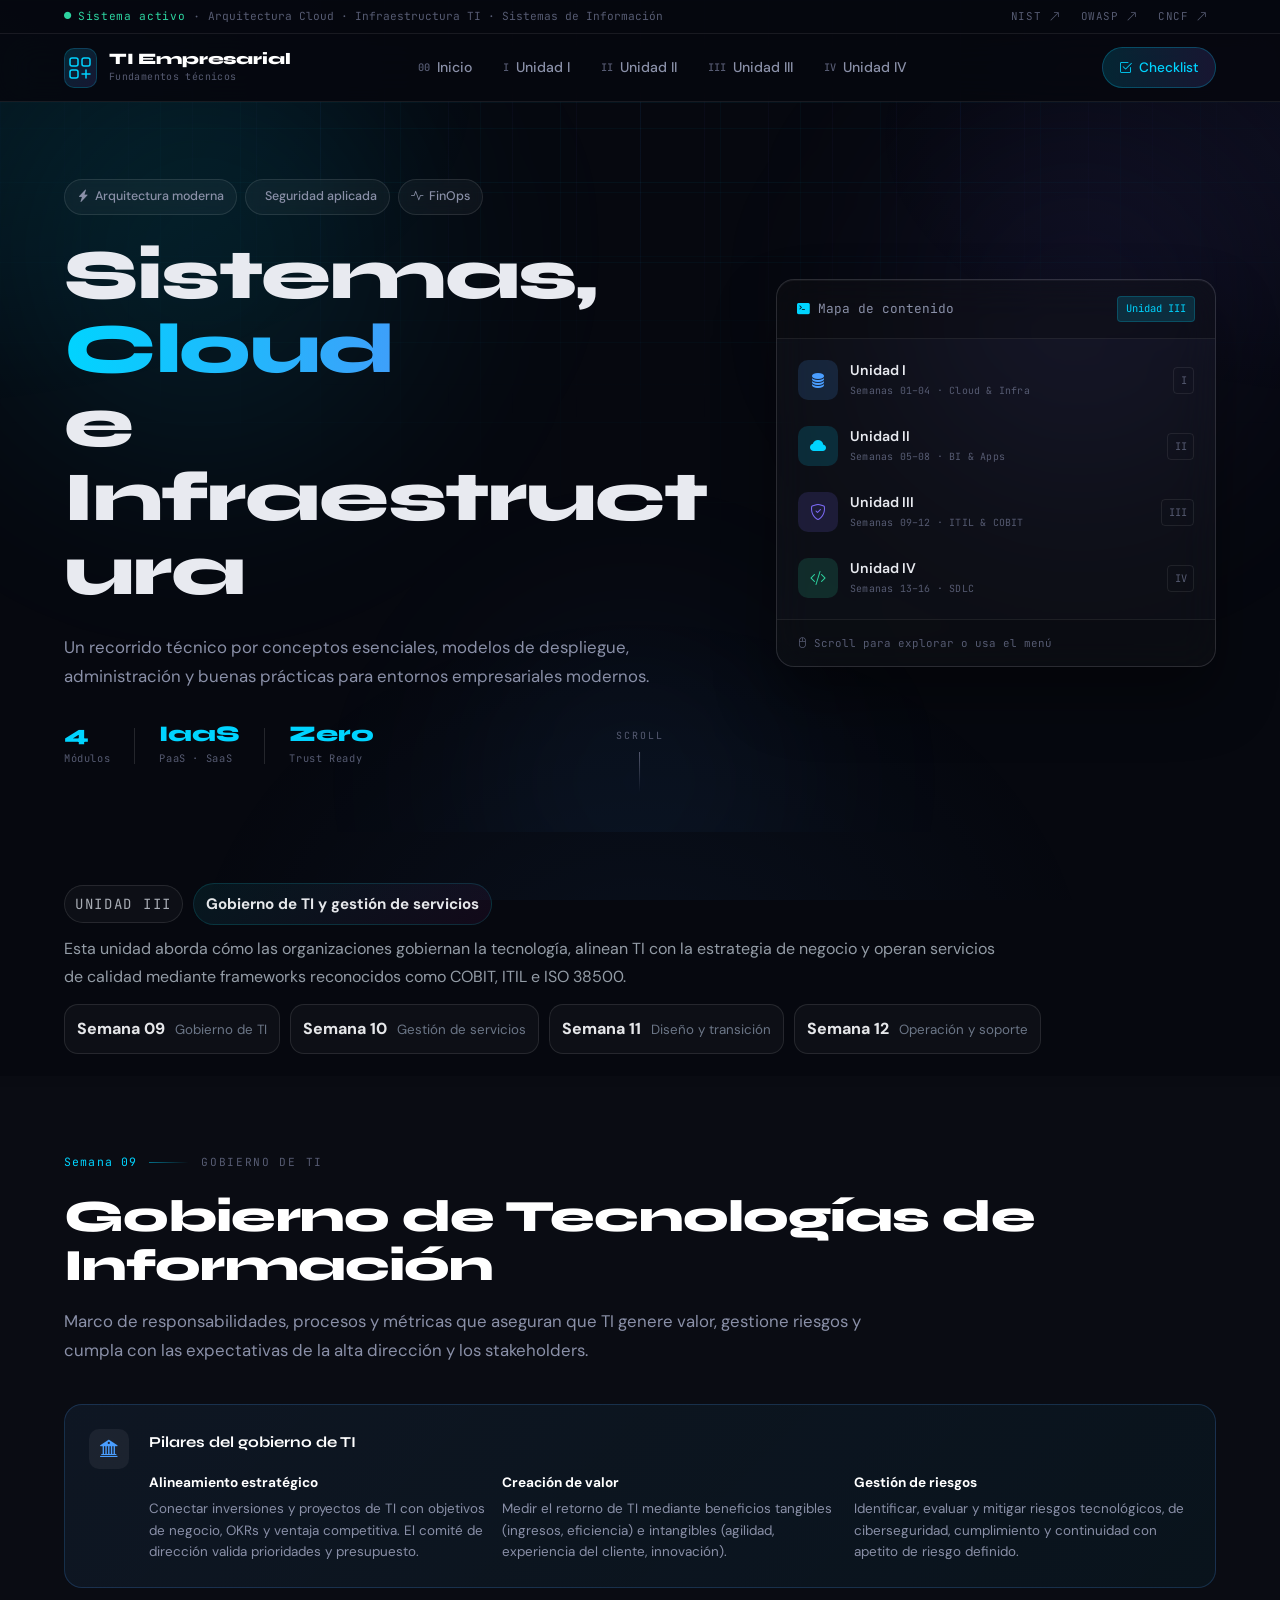
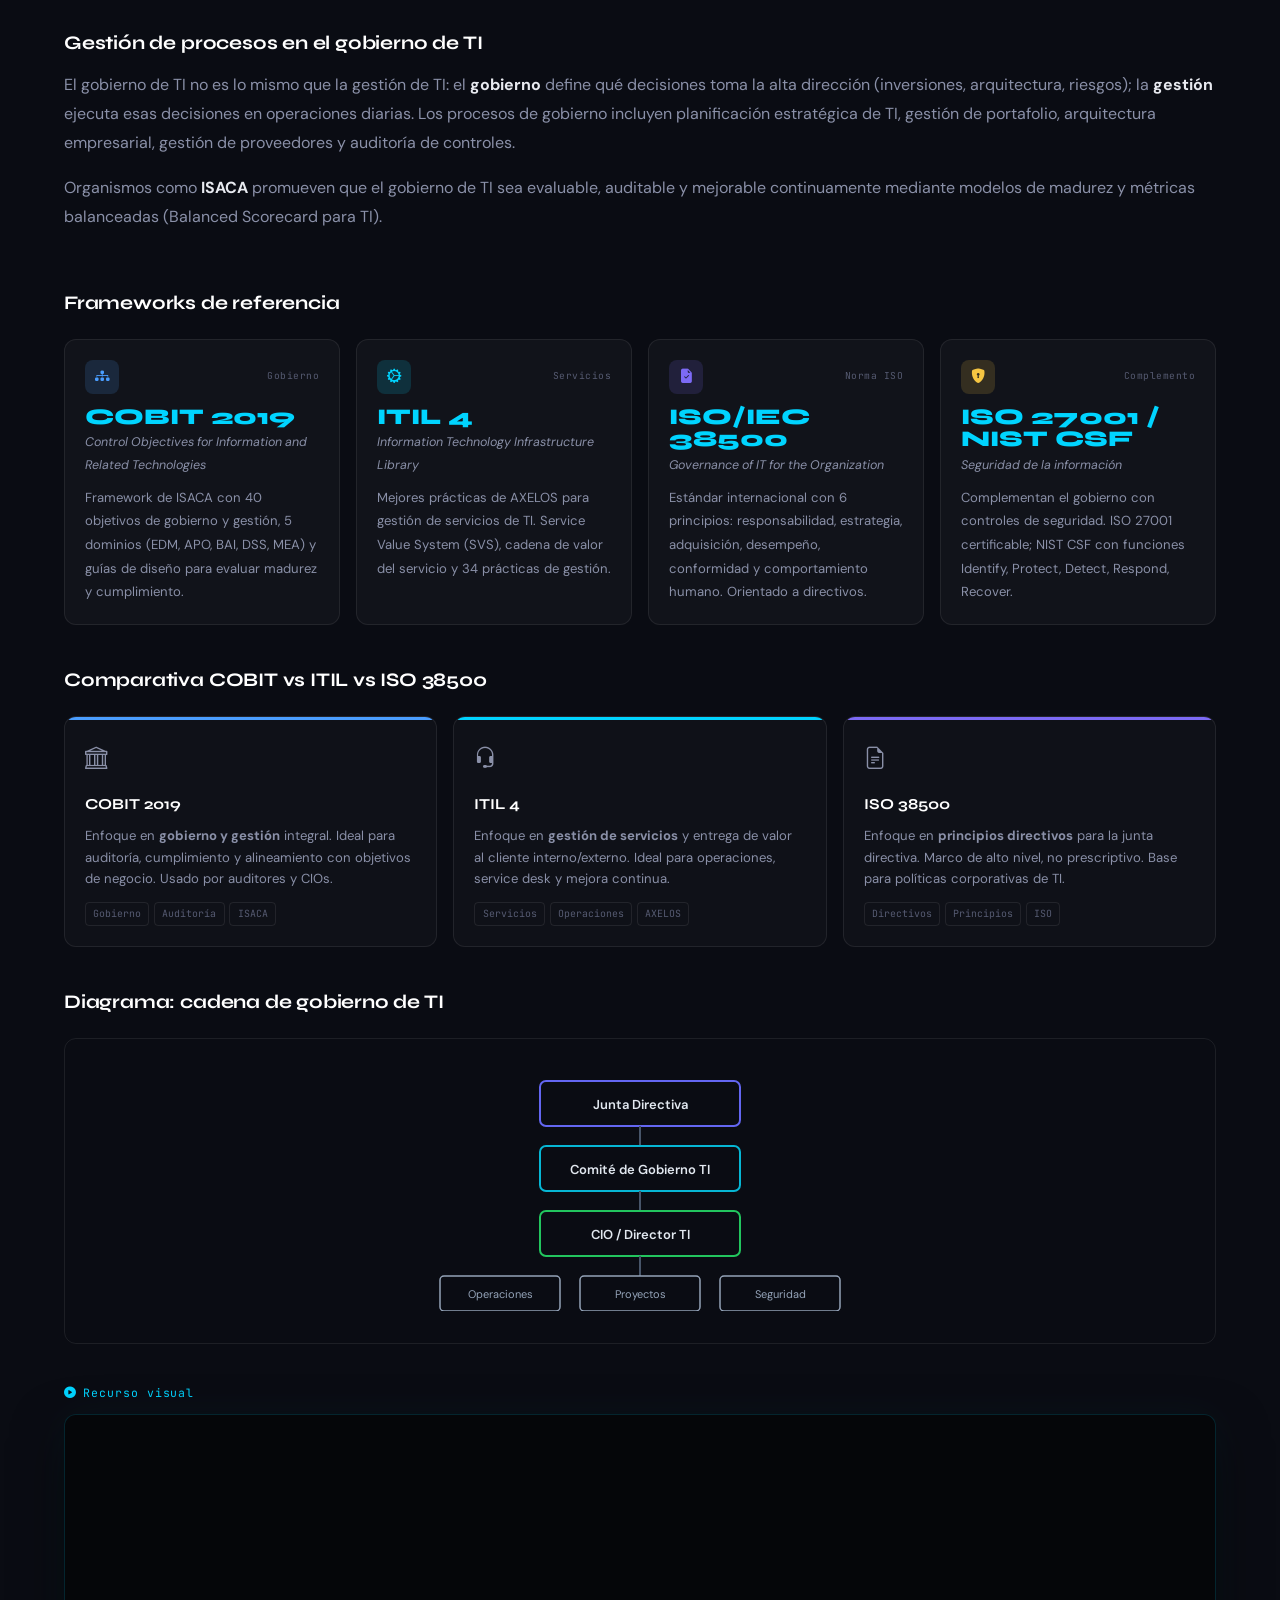
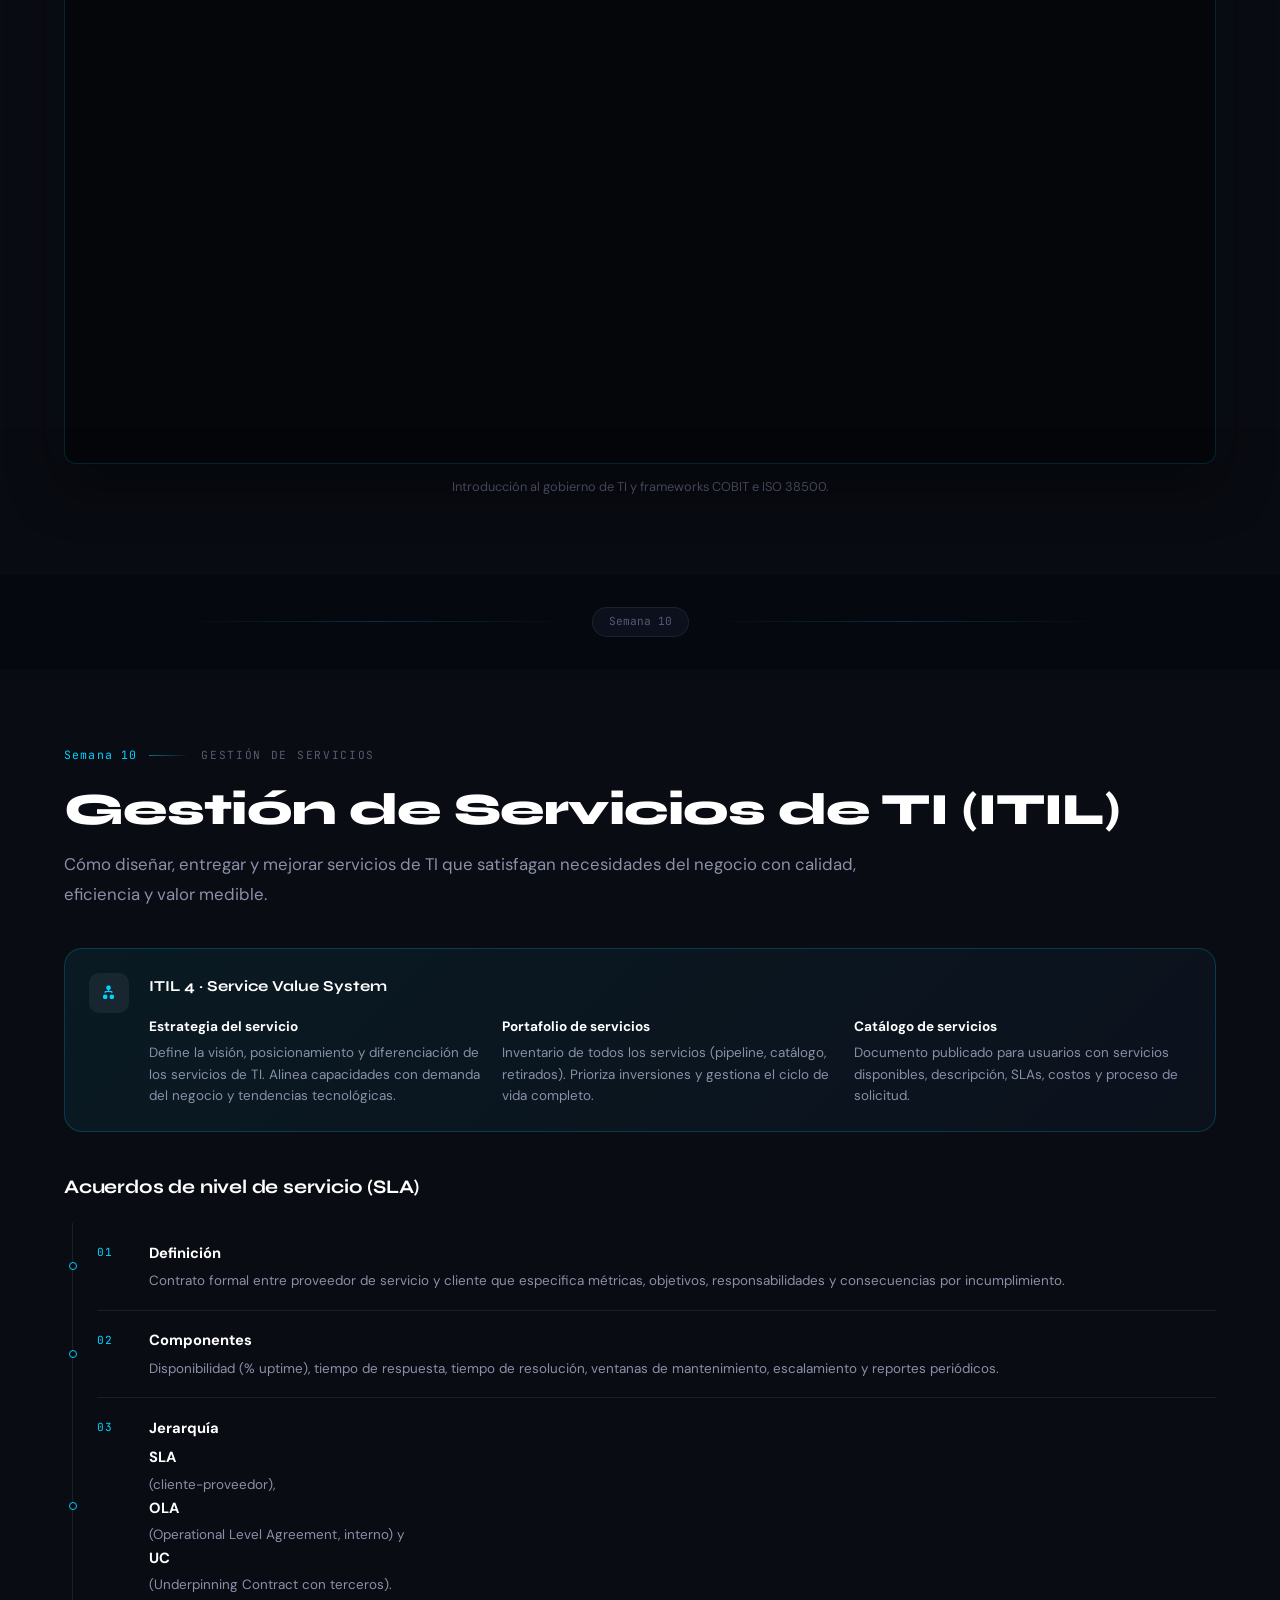
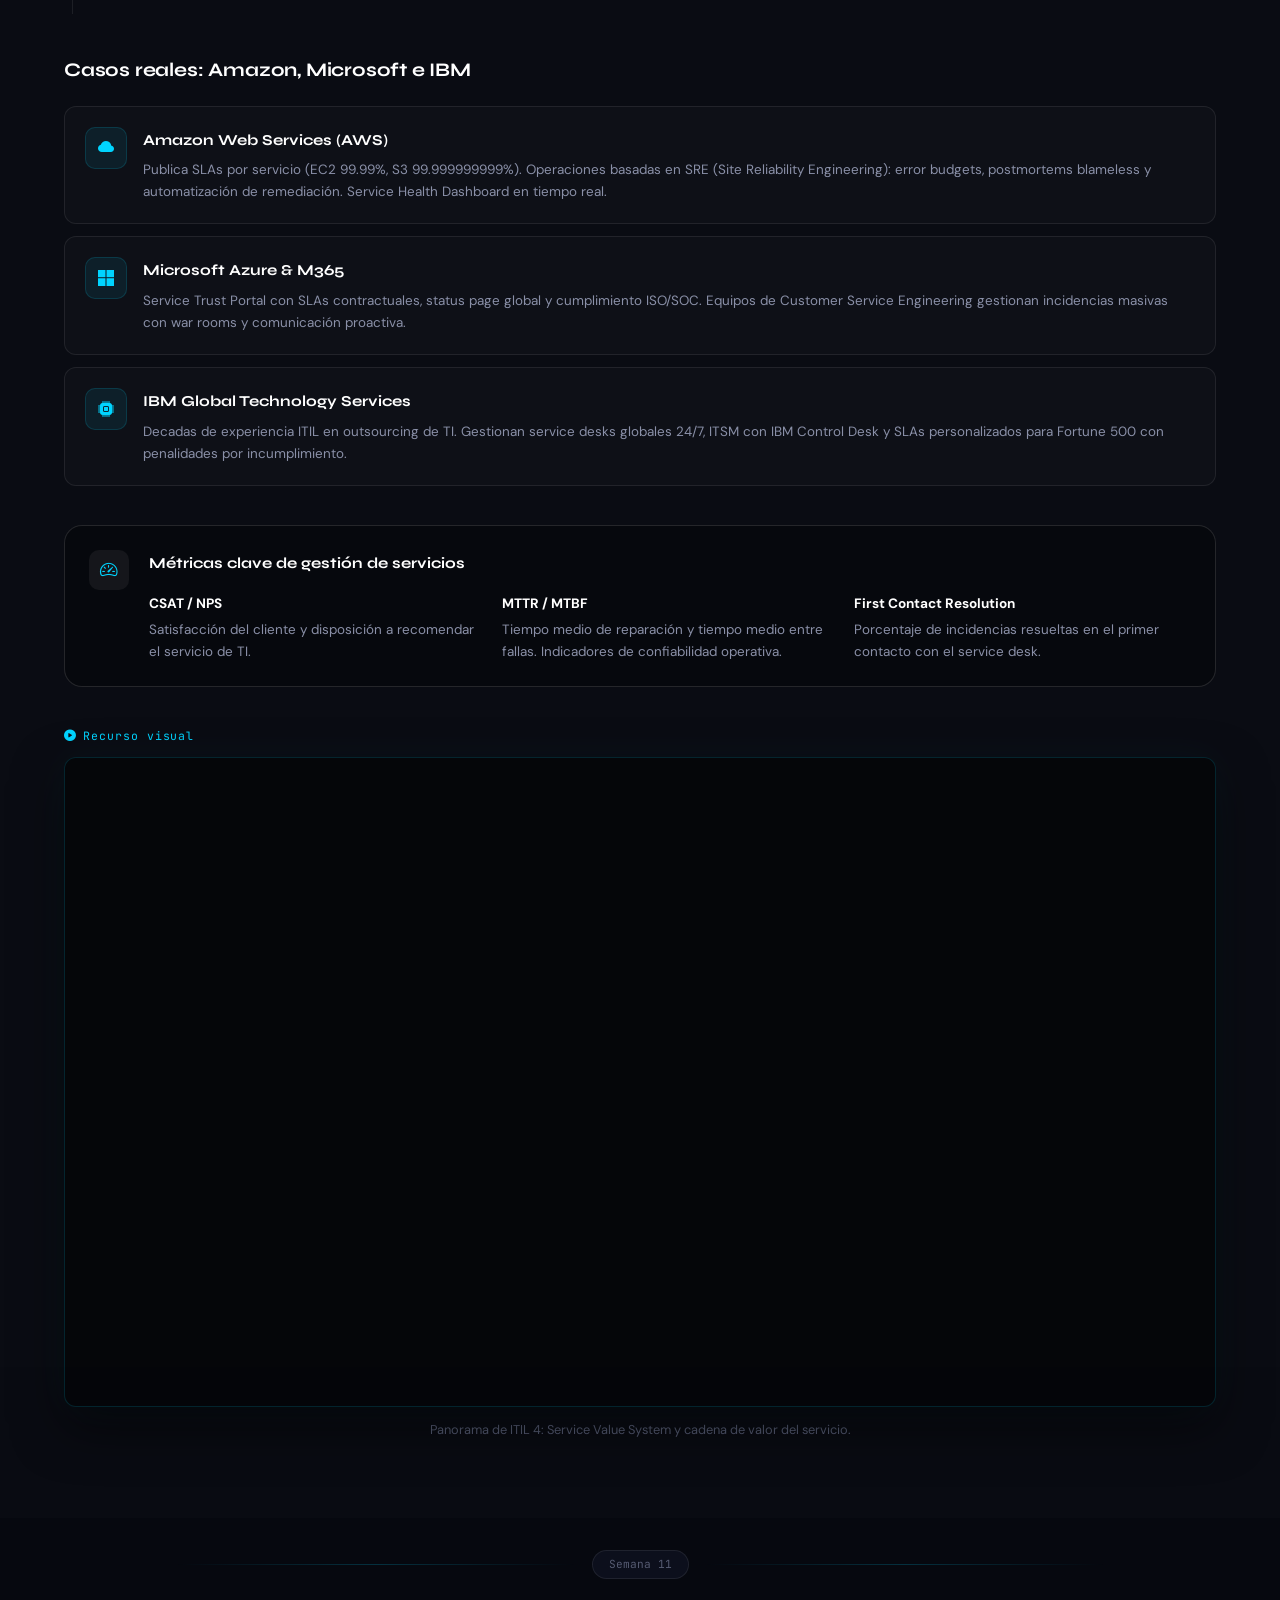
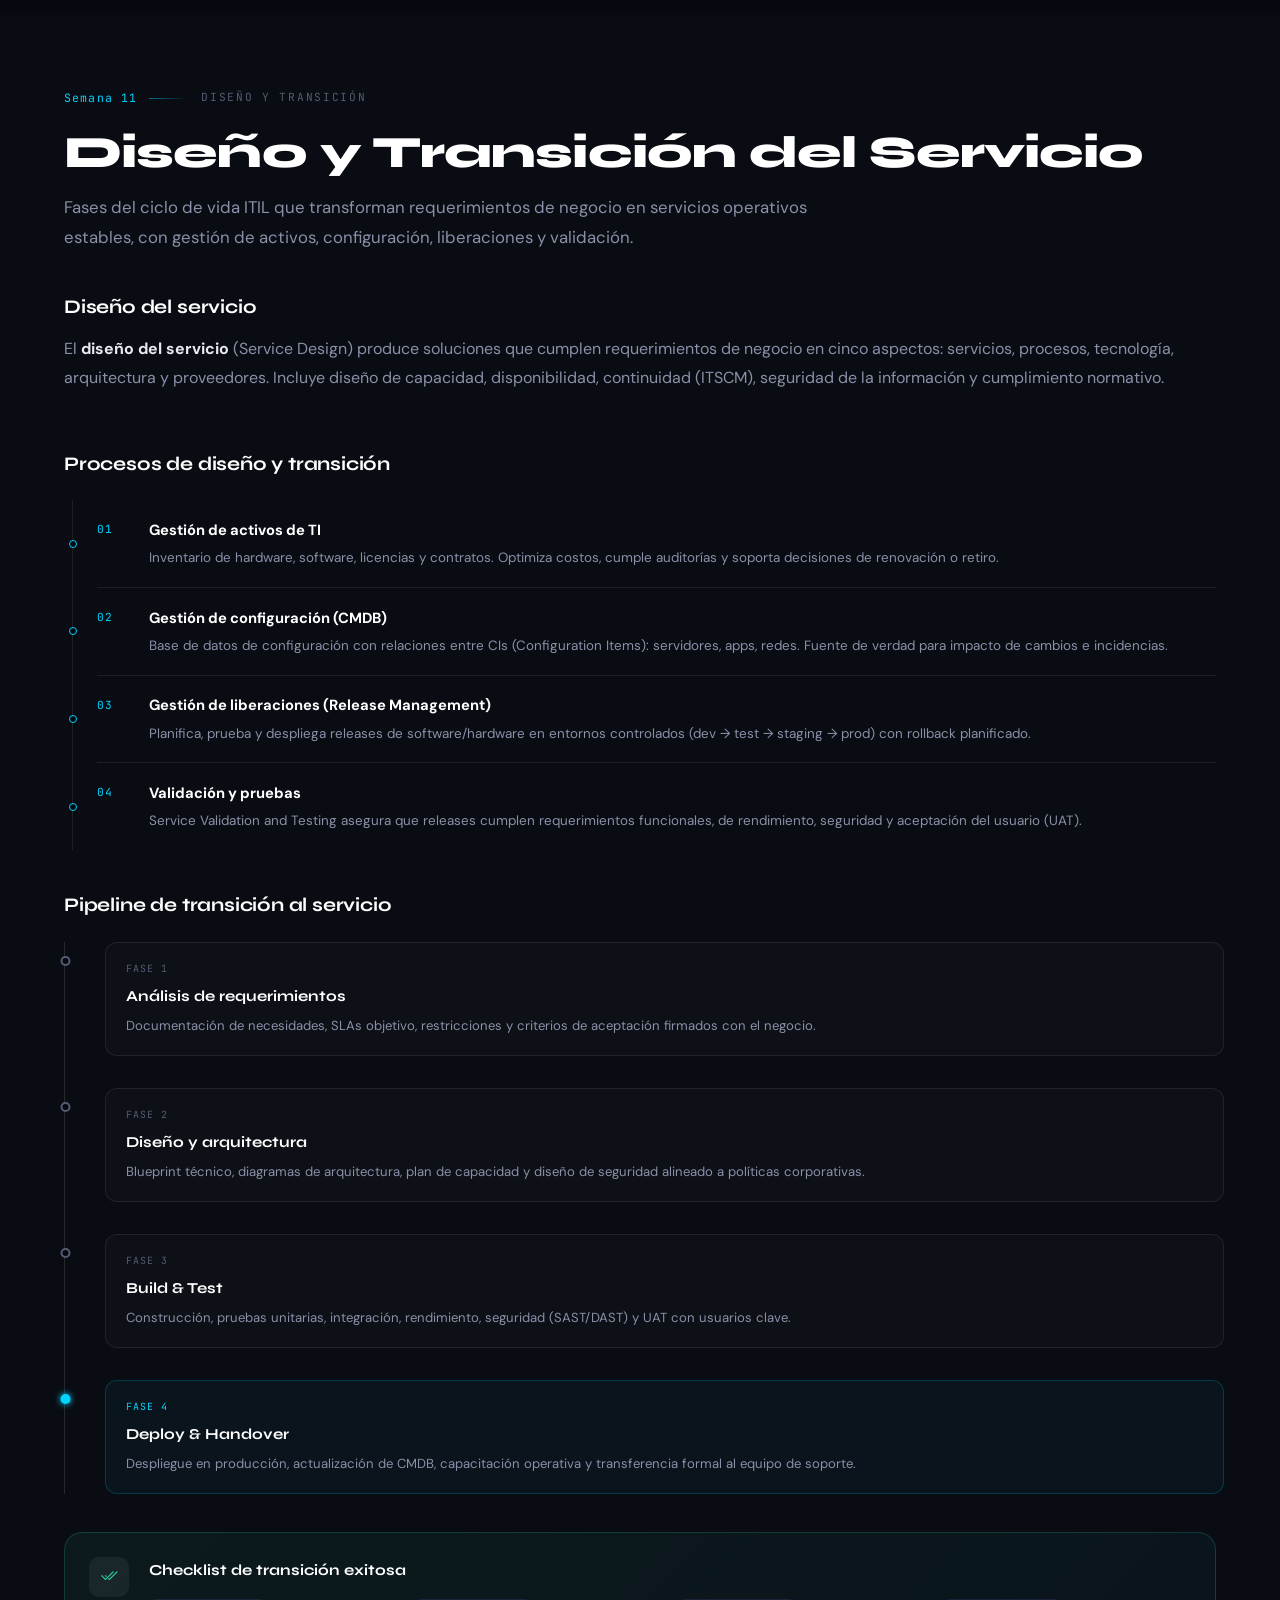
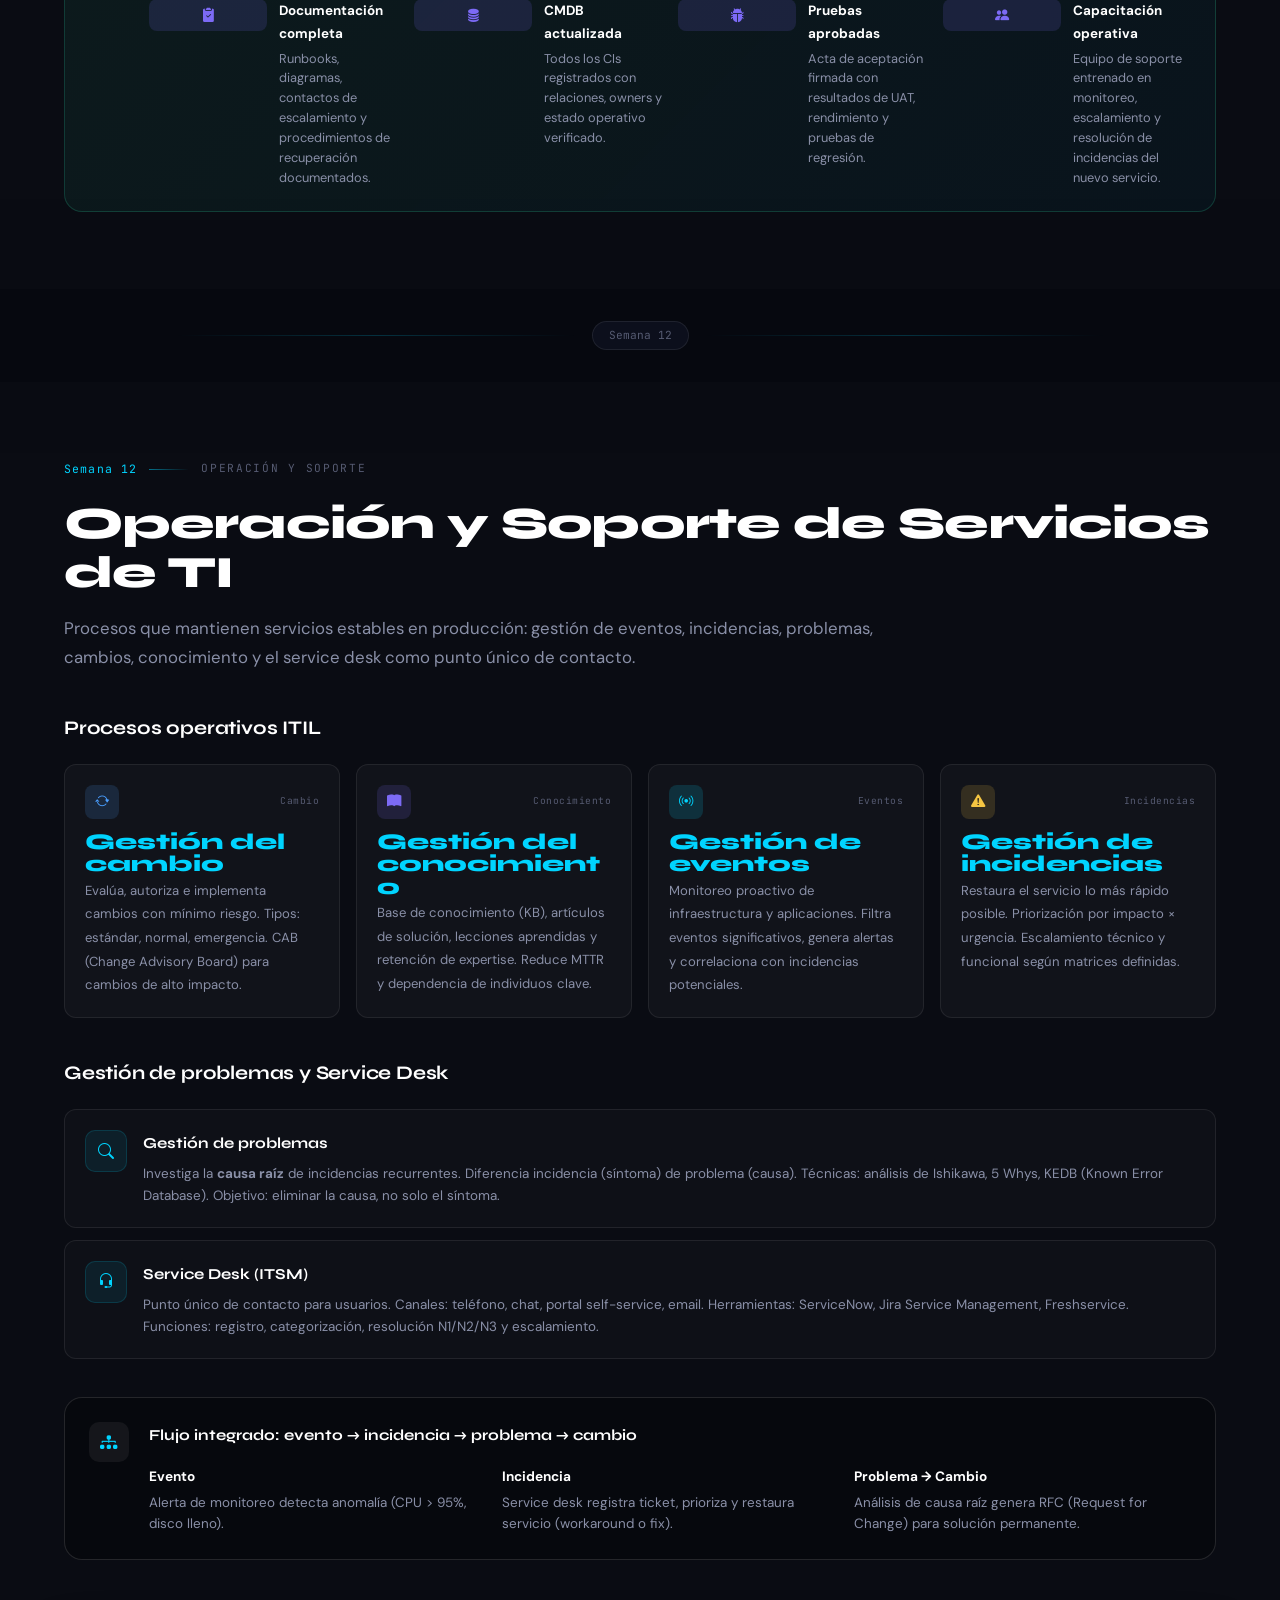
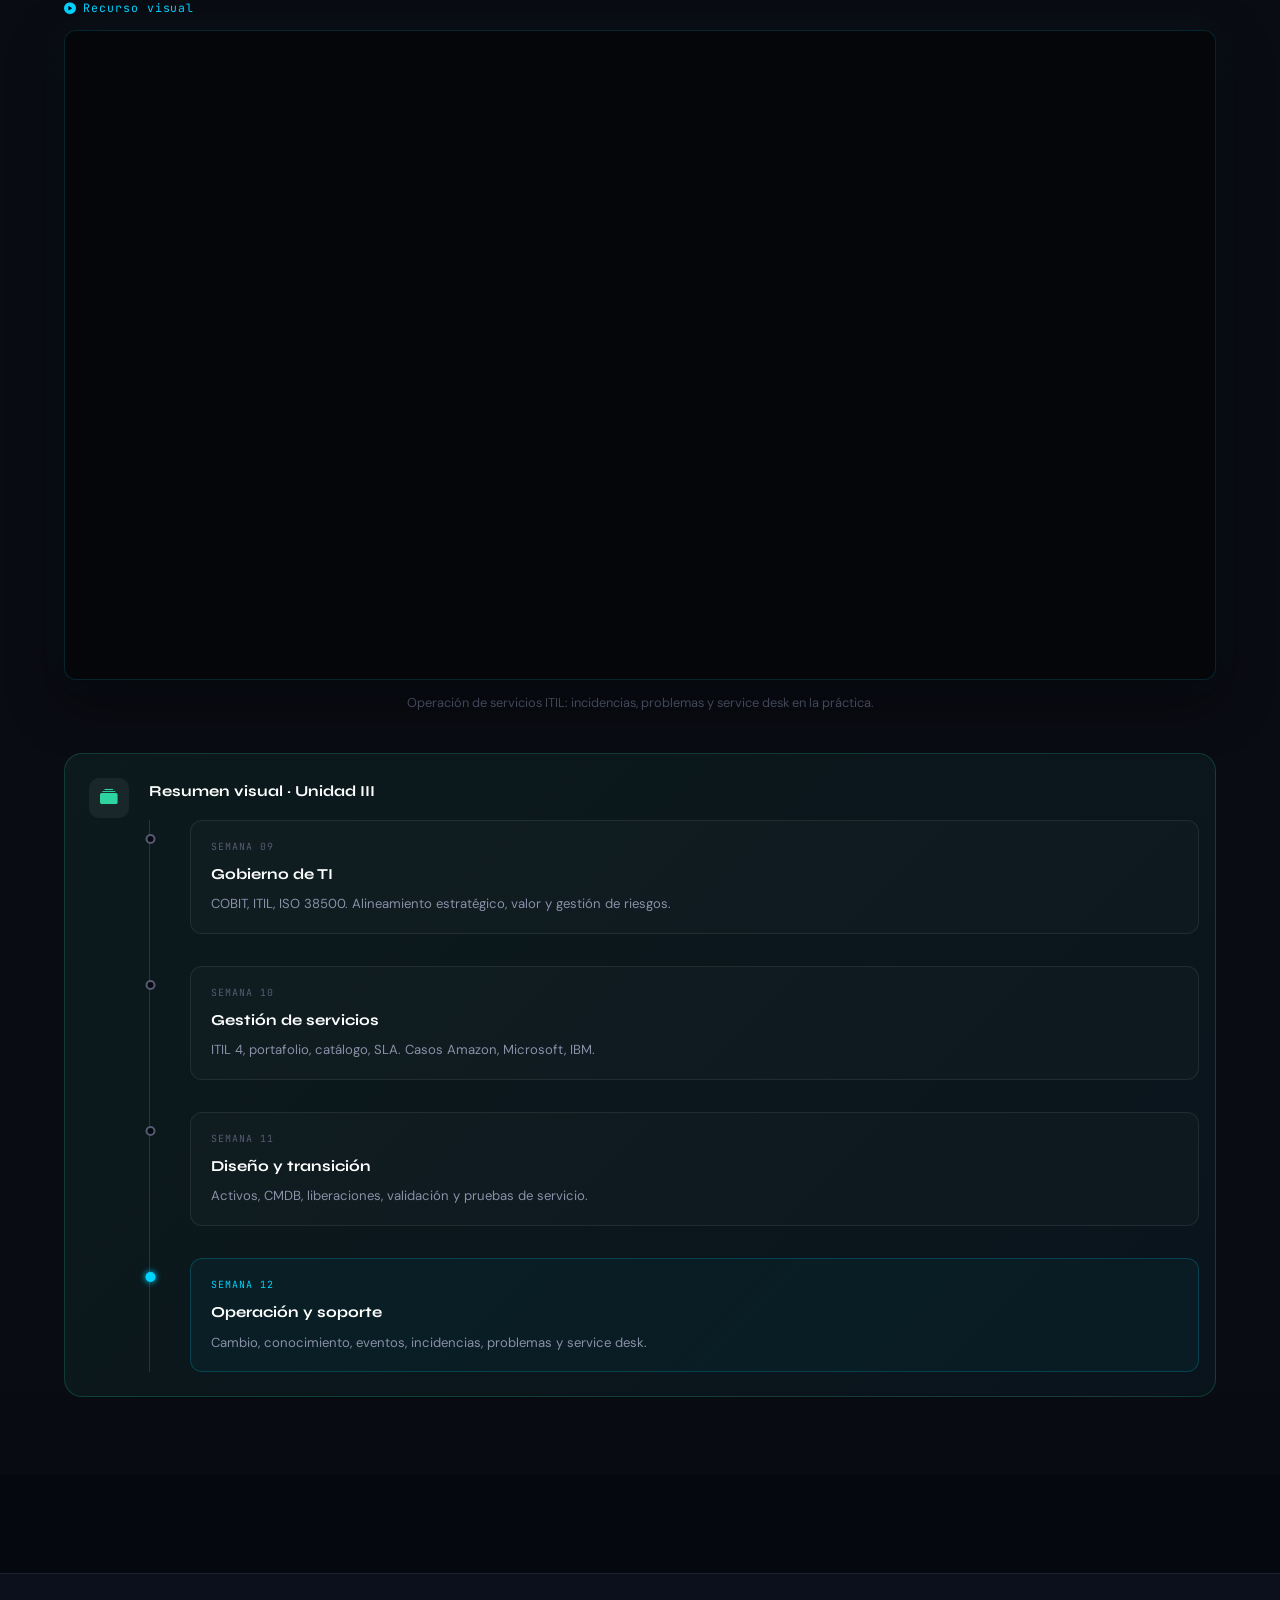
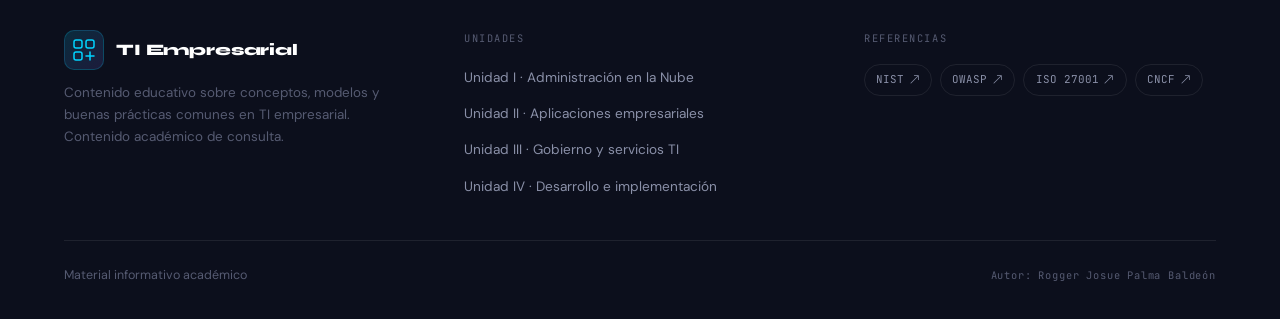
<file: unidad3.html>
<!DOCTYPE html>
<html lang="es">
<head>
    <meta charset="UTF-8">
    <meta name="viewport" content="width=device-width, initial-scale=1.0">
    <meta name="description" content="Portal especializado en gestión de la información, ecosistemas Cloud e infraestructura tecnológica empresarial.">
    <title>Unidad III | Gobierno y gestión de servicios TI</title>

    <!-- Fonts -->
    <link rel="preconnect" href="https://fonts.googleapis.com">
    <link rel="preconnect" href="https://fonts.gstatic.com" crossorigin>
    <link href="https://fonts.googleapis.com/css2?family=Syne:wght@700;800&family=DM+Sans:ital,wght@0,300;0,400;0,500;1,400&family=JetBrains+Mono:wght@400;500&display=swap" rel="stylesheet">

    <!-- Bootstrap Icons -->
    <link href="https://cdn.jsdelivr.net/npm/bootstrap-icons@1.11.3/font/bootstrap-icons.min.css" rel="stylesheet">

    <!-- AOS -->
    <link href="https://cdn.jsdelivr.net/npm/aos@2.3.4/dist/aos.css" rel="stylesheet">

    <!-- Custom CSS -->
    <link rel="stylesheet" href="assets/css/style.css">
</head>
<body>

    <a class="skip-link" href="index.html#contenido">Saltar al contenido</a>

    <!-- ══════════════════════ HEADER ══════════════════════ -->
    <header class="site-header">

        <!-- TOP STRIP -->
        <div class="topstrip">
            <div class="topstrip-inner">
                <div class="topstrip-left">
                    <span class="mono-chip"><i class="bi bi-circle-fill pulse-dot"></i> Sistema activo</span>
                    <span class="sep">·</span>
                    <span class="mono-text">Arquitectura Cloud · Infraestructura TI · Sistemas de Información</span>
                </div>
                <div class="topstrip-right">
                    <a href="https://www.nist.gov/" target="_blank" rel="noopener" class="strip-link">NIST <i class="bi bi-arrow-up-right"></i></a>
                    <a href="https://owasp.org/" target="_blank" rel="noopener" class="strip-link">OWASP <i class="bi bi-arrow-up-right"></i></a>
                    <a href="https://www.cncf.io/" target="_blank" rel="noopener" class="strip-link">CNCF <i class="bi bi-arrow-up-right"></i></a>
                </div>
            </div>
        </div>

        <!-- MAIN NAVBAR -->
        <nav class="navbar" id="navbar" aria-label="Navegación principal">
            <div class="nav-inner">
                <!-- Brand -->
                <a class="brand" href="index.html#contenido" aria-label="Inicio">
                    <div class="brand-icon">
                        <svg width="22" height="22" viewBox="0 0 22 22" fill="none" xmlns="http://www.w3.org/2000/svg">
                            <rect x="1" y="1" width="8" height="8" rx="2" stroke="currentColor" stroke-width="1.5"/>
                            <rect x="13" y="1" width="8" height="8" rx="2" stroke="currentColor" stroke-width="1.5"/>
                            <rect x="1" y="13" width="8" height="8" rx="2" stroke="currentColor" stroke-width="1.5"/>
                            <path d="M13 17H21M17 13V21" stroke="currentColor" stroke-width="1.5" stroke-linecap="round"/>
                        </svg>
                    </div>
                    <div class="brand-text">
                        <span class="brand-name">TI Empresarial</span>
                        <span class="brand-sub">Fundamentos técnicos</span>
                    </div>
                </a>

                <!-- Desktop Nav -->
                <ul class="nav-links" role="list">
                    <li><a href="index.html" class="nav-link"><span class="link-num">00</span><span>Inicio</span></a></li>
                    <li><a href="unidad1.html" class="nav-link"><span class="link-num">I</span><span>Unidad I</span></a></li>
                    <li><a href="unidad2.html" class="nav-link"><span class="link-num">II</span><span>Unidad II</span></a></li>
                    <li><a href="unidad3.html" class="nav-link"><span class="link-num">III</span><span>Unidad III</span></a></li>
                    <li><a href="unidad4.html" class="nav-link"><span class="link-num">IV</span><span>Unidad IV</span></a></li>
</ul>

                <!-- Right actions -->
                <div class="nav-actions">
                    <a href="unidad3.html#semana-09" class="nav-cta">
                        <i class="bi bi-check2-square"></i>
                        <span>Checklist</span>
                    </a>
                    <button class="hamburger" id="hamburger" aria-label="Abrir menú" aria-expanded="false">
                        <span></span><span></span><span></span>
                    </button>
                </div>
            </div>

            <!-- Nav Progress Line -->
            <div class="nav-progress" id="navProgress"></div>
        </nav>

        <!-- MOBILE MENU -->
        <div class="mobile-menu" id="mobileMenu" aria-hidden="true">
            <div class="mobile-menu-inner">
    <nav>
        <a href="index.html" class="mob-link"><span class="mob-num">00</span><span class="mob-label">Inicio</span><i class="bi bi-arrow-right"></i></a>
        <a href="unidad1.html" class="mob-link"><span class="mob-num">I</span><span class="mob-label">Unidad I</span><i class="bi bi-arrow-right"></i></a>
        <a href="unidad2.html" class="mob-link"><span class="mob-num">II</span><span class="mob-label">Unidad II</span><i class="bi bi-arrow-right"></i></a>
        <a href="unidad3.html" class="mob-link"><span class="mob-num">I</span><span class="mob-label">Unidad III</span><i class="bi bi-arrow-right"></i></a>
        <a href="unidad4.html" class="mob-link"><span class="mob-num">II</span><span class="mob-label">Unidad IV</span><i class="bi bi-arrow-right"></i></a>
    </nav>
                <div class="mob-footer">
                    <a href="https://www.nist.gov/" target="_blank" rel="noopener" class="mob-ref">NIST</a>
                    <a href="https://owasp.org/" target="_blank" rel="noopener" class="mob-ref">OWASP</a>
                    <a href="https://www.cncf.io/" target="_blank" rel="noopener" class="mob-ref">CNCF</a>
                    <a href="https://www.iso.org/" target="_blank" rel="noopener" class="mob-ref">ISO 27001</a>
                </div>
            </div>
        </div>

        <!-- ══════ HERO ══════ -->
        <section class="hero" aria-label="Portada">
            <div class="hero-bg">
                <div class="hero-orb orb-1"></div>
                <div class="hero-orb orb-2"></div>
                <div class="hero-orb orb-3"></div>
                <div class="hero-grid"></div>
            </div>

            <div class="hero-inner">
                <!-- Left column -->
                <div class="hero-content" data-aos="fade-up" data-aos-duration="700">
                    <div class="hero-eyebrow">
                        <span class="eyebrow-badge"><i class="bi bi-lightning-charge-fill"></i> Arquitectura moderna</span>
                        <span class="eyebrow-badge"><i class="bi bi-shield-check-fill"></i> Seguridad aplicada</span>
                        <span class="eyebrow-badge d-none d-md-inline-flex"><i class="bi bi-activity"></i> FinOps</span>
                    </div>

                    <h1 class="hero-title">
                        <span class="title-line">Sistemas,</span>
                        <span class="title-line accent">Cloud</span>
                        <span class="title-line">e Infraestructura</span>
                    </h1>

                    <p class="hero-desc">Un recorrido técnico por conceptos esenciales, modelos de despliegue, administración y buenas prácticas para entornos empresariales modernos.</p>

                    <div class="hero-stats">
                        <div class="stat-item">
                            <span class="stat-n">4</span>
                            <span class="stat-l">Módulos</span>
                        </div>
                        <div class="stat-div"></div>
                        <div class="stat-item">
                            <span class="stat-n">IaaS</span>
                            <span class="stat-l">PaaS · SaaS</span>
                        </div>
                        <div class="stat-div"></div>
                        <div class="stat-item">
                            <span class="stat-n">Zero</span>
                            <span class="stat-l">Trust Ready</span>
                        </div>
                    </div>
                </div>

                <!-- Right: Module Map -->
                <div class="hero-map" data-aos="fade-left" data-aos-duration="700" data-aos-delay="120">
                    <div class="map-card">
                        <div class="map-header">
                            <div class="map-header-left">
                                <i class="bi bi-terminal-fill"></i>
                                <span>Mapa de contenido</span>
                            </div>
                            <span class="map-badge">Unidad III</span>
                        </div>

                        <div class="map-modules">
                            <a href="unidad1.html" class="map-module">
                                <div class="mod-icon mod-blue"><i class="bi bi-database-fill"></i></div>
                                <div class="mod-info">
                                    <span class="mod-title">Unidad I</span>
                                    <span class="mod-tags">Semanas 01–04 · Cloud &amp; Infra</span>
                                </div>
                                <span class="mod-num">I</span>
                            </a>
                            <a href="unidad2.html" class="map-module">
                                <div class="mod-icon mod-cyan"><i class="bi bi-cloud-fill"></i></div>
                                <div class="mod-info">
                                    <span class="mod-title">Unidad II</span>
                                    <span class="mod-tags">Semanas 05–08 · BI &amp; Apps</span>
                                </div>
                                <span class="mod-num">II</span>
                            </a>
                            <a href="unidad3.html" class="map-module">
                                <div class="mod-icon mod-violet"><i class="bi bi-shield-check"></i></div>
                                <div class="mod-info">
                                    <span class="mod-title">Unidad III</span>
                                    <span class="mod-tags">Semanas 09–12 · ITIL &amp; COBIT</span>
                                </div>
                                <span class="mod-num">III</span>
                            </a>
                            <a href="unidad4.html" class="map-module">
                                <div class="mod-icon mod-green"><i class="bi bi-code-slash"></i></div>
                                <div class="mod-info">
                                    <span class="mod-title">Unidad IV</span>
                                    <span class="mod-tags">Semanas 13–16 · SDLC</span>
                                </div>
                                <span class="mod-num">IV</span>
                            </a>
                        </div>

                        <div class="map-footer">
                            <i class="bi bi-mouse2"></i> Scroll para explorar o usa el menú
                        </div>
                    </div>
                </div>
            </div>

            <!-- Scroll hint -->
            <div class="scroll-hint" aria-hidden="true">
                <span>scroll</span>
                <div class="scroll-line"></div>
            </div>
        </section>
    </header>

    <!-- ══════════════════════ MAIN ══════════════════════ -->
    <main id="contenido"><section id="unidad-iii" class="unit">
            <div class="unit-header" data-aos="fade-up">
                <div class="unit-label">
                    <span class="unit-num">UNIDAD III</span>
                    <span class="unit-pill">Gobierno de TI y gestión de servicios</span>
                </div>
                <p class="unit-desc">Esta unidad aborda cómo las organizaciones gobiernan la tecnología, alinean TI con la estrategia de negocio y operan servicios de calidad mediante frameworks reconocidos como COBIT, ITIL e ISO 38500.</p>
                <div class="unit-weeks">
                    <a class="week-chip" href="#semana-09"><span>Semana 09</span><small>Gobierno de TI</small></a>
                    <a class="week-chip" href="#semana-10"><span>Semana 10</span><small>Gestión de servicios</small></a>
                    <a class="week-chip" href="#semana-11"><span>Semana 11</span><small>Diseño y transición</small></a>
                    <a class="week-chip" href="#semana-12"><span>Semana 12</span><small>Operación y soporte</small></a>
                </div>
            </div>

            <article id="semana-09" class="module">
                <div class="module-inner">
                    <div class="module-header" data-aos="fade-up">
                        <div class="module-label">
                            <span class="label-num">Semana 09</span>
                            <span class="label-line"></span>
                            <span class="label-cat">Gobierno de TI</span>
                        </div>
                        <h2 class="module-title">Gobierno de Tecnologías de Información</h2>
                        <p class="module-intro">Marco de responsabilidades, procesos y métricas que aseguran que TI genere valor, gestione riesgos y cumpla con las expectativas de la alta dirección y los stakeholders.</p>
                    </div>

                    <div class="callout callout-blue" data-aos="fade-up">
                        <div class="callout-icon"><i class="bi bi-bank2"></i></div>
                        <div class="callout-body">
                            <h3 class="callout-title">Pilares del gobierno de TI</h3>
                            <div class="callout-grid">
                                <div class="callout-item">
                                    <strong>Alineamiento estratégico</strong>
                                    <span>Conectar inversiones y proyectos de TI con objetivos de negocio, OKRs y ventaja competitiva. El comité de dirección valida prioridades y presupuesto.</span>
                                </div>
                                <div class="callout-item">
                                    <strong>Creación de valor</strong>
                                    <span>Medir el retorno de TI mediante beneficios tangibles (ingresos, eficiencia) e intangibles (agilidad, experiencia del cliente, innovación).</span>
                                </div>
                                <div class="callout-item">
                                    <strong>Gestión de riesgos</strong>
                                    <span>Identificar, evaluar y mitigar riesgos tecnológicos, de ciberseguridad, cumplimiento y continuidad con apetito de riesgo definido.</span>
                                </div>
                            </div>
                        </div>
                    </div>

                    <div class="content-prose" data-aos="fade-up">
                        <h3>Gestión de procesos en el gobierno de TI</h3>
                        <p>El gobierno de TI no es lo mismo que la gestión de TI: el <strong>gobierno</strong> define qué decisiones toma la alta dirección (inversiones, arquitectura, riesgos); la <strong>gestión</strong> ejecuta esas decisiones en operaciones diarias. Los procesos de gobierno incluyen planificación estratégica de TI, gestión de portafolio, arquitectura empresarial, gestión de proveedores y auditoría de controles.</p>
                        <p>Organismos como <strong>ISACA</strong> promueven que el gobierno de TI sea evaluable, auditable y mejorable continuamente mediante modelos de madurez y métricas balanceadas (Balanced Scorecard para TI).</p>
                    </div>

                    <div class="section-block" data-aos="fade-up">
                        <h3>Frameworks de referencia</h3>
                        <div class="type-grid">
                            <div class="type-card">
                                <div class="tc-header">
                                    <div class="tc-icon bg-blue"><i class="bi bi-diagram-3-fill"></i></div>
                                    <span class="tc-tag">Gobierno</span>
                                </div>
                                <h4>COBIT 2019</h4>
                                <p class="tc-full">Control Objectives for Information and Related Technologies</p>
                                <p class="tc-desc">Framework de ISACA con 40 objetivos de gobierno y gestión, 5 dominios (EDM, APO, BAI, DSS, MEA) y guías de diseño para evaluar madurez y cumplimiento.</p>
                            </div>
                            <div class="type-card">
                                <div class="tc-header">
                                    <div class="tc-icon bg-cyan"><i class="bi bi-gear-wide-connected"></i></div>
                                    <span class="tc-tag">Servicios</span>
                                </div>
                                <h4>ITIL 4</h4>
                                <p class="tc-full">Information Technology Infrastructure Library</p>
                                <p class="tc-desc">Mejores prácticas de AXELOS para gestión de servicios de TI. Service Value System (SVS), cadena de valor del servicio y 34 prácticas de gestión.</p>
                            </div>
                            <div class="type-card">
                                <div class="tc-header">
                                    <div class="tc-icon bg-violet"><i class="bi bi-file-earmark-check-fill"></i></div>
                                    <span class="tc-tag">Norma ISO</span>
                                </div>
                                <h4>ISO/IEC 38500</h4>
                                <p class="tc-full">Governance of IT for the Organization</p>
                                <p class="tc-desc">Estándar internacional con 6 principios: responsabilidad, estrategia, adquisición, desempeño, conformidad y comportamiento humano. Orientado a directivos.</p>
                            </div>
                            <div class="type-card">
                                <div class="tc-header">
                                    <div class="tc-icon bg-gold"><i class="bi bi-shield-lock-fill"></i></div>
                                    <span class="tc-tag">Complemento</span>
                                </div>
                                <h4>ISO 27001 / NIST CSF</h4>
                                <p class="tc-full">Seguridad de la información</p>
                                <p class="tc-desc">Complementan el gobierno con controles de seguridad. ISO 27001 certificable; NIST CSF con funciones Identify, Protect, Detect, Respond, Recover.</p>
                            </div>
                        </div>
                    </div>

                    <div class="section-block" data-aos="fade-up">
                        <h3>Comparativa COBIT vs ITIL vs ISO 38500</h3>
                        <div class="deploy-grid">
                            <div class="deploy-card">
                                <div class="dc-stripe stripe-blue"></div>
                                <div class="dc-body">
                                    <i class="bi bi-bank dc-icon"></i>
                                    <h4>COBIT 2019</h4>
                                    <p>Enfoque en <strong>gobierno y gestión</strong> integral. Ideal para auditoría, cumplimiento y alineamiento con objetivos de negocio. Usado por auditores y CIOs.</p>
                                    <div class="dc-tags"><span>Gobierno</span><span>Auditoría</span><span>ISACA</span></div>
                                </div>
                            </div>
                            <div class="deploy-card">
                                <div class="dc-stripe stripe-cyan"></div>
                                <div class="dc-body">
                                    <i class="bi bi-headset dc-icon"></i>
                                    <h4>ITIL 4</h4>
                                    <p>Enfoque en <strong>gestión de servicios</strong> y entrega de valor al cliente interno/externo. Ideal para operaciones, service desk y mejora continua.</p>
                                    <div class="dc-tags"><span>Servicios</span><span>Operaciones</span><span>AXELOS</span></div>
                                </div>
                            </div>
                            <div class="deploy-card">
                                <div class="dc-stripe stripe-violet"></div>
                                <div class="dc-body">
                                    <i class="bi bi-file-earmark-text dc-icon"></i>
                                    <h4>ISO 38500</h4>
                                    <p>Enfoque en <strong>principios directivos</strong> para la junta directiva. Marco de alto nivel, no prescriptivo. Base para políticas corporativas de TI.</p>
                                    <div class="dc-tags"><span>Directivos</span><span>Principios</span><span>ISO</span></div>
                                </div>
                            </div>
                        </div>
                    </div>

                    <div class="section-block" data-aos="fade-up">
                        <h3>Diagrama: cadena de gobierno de TI</h3>
                        <div style="background:var(--surface-2);border:1px solid var(--border);border-radius:12px;padding:2rem;overflow-x:auto;">
                            <svg viewBox="0 0 700 240" xmlns="http://www.w3.org/2000/svg" style="width:100%;max-width:700px;display:block;margin:0 auto;" aria-label="Cadena de gobierno TI">
                                <rect x="250" y="10" width="200" height="45" rx="6" fill="none" stroke="#6366f1" stroke-width="2"/>
                                <text x="350" y="38" text-anchor="middle" fill="#e2e8f0" font-family="DM Sans,sans-serif" font-size="13" font-weight="600">Junta Directiva</text>
                                <line x1="350" y1="55" x2="350" y2="75" stroke="#475569" stroke-width="2"/>
                                <rect x="250" y="75" width="200" height="45" rx="6" fill="none" stroke="#06b6d4" stroke-width="2"/>
                                <text x="350" y="103" text-anchor="middle" fill="#e2e8f0" font-family="DM Sans,sans-serif" font-size="13" font-weight="600">Comité de Gobierno TI</text>
                                <line x1="350" y1="120" x2="350" y2="140" stroke="#475569" stroke-width="2"/>
                                <rect x="250" y="140" width="200" height="45" rx="6" fill="none" stroke="#22c55e" stroke-width="2"/>
                                <text x="350" y="168" text-anchor="middle" fill="#e2e8f0" font-family="DM Sans,sans-serif" font-size="13" font-weight="600">CIO / Director TI</text>
                                <line x1="350" y1="185" x2="350" y2="205" stroke="#475569" stroke-width="2"/>
                                <rect x="150" y="205" width="120" height="35" rx="4" fill="none" stroke="#94a3b8" stroke-width="1.5"/>
                                <text x="210" y="227" text-anchor="middle" fill="#94a3b8" font-family="DM Sans,sans-serif" font-size="11">Operaciones</text>
                                <rect x="290" y="205" width="120" height="35" rx="4" fill="none" stroke="#94a3b8" stroke-width="1.5"/>
                                <text x="350" y="227" text-anchor="middle" fill="#94a3b8" font-family="DM Sans,sans-serif" font-size="11">Proyectos</text>
                                <rect x="430" y="205" width="120" height="35" rx="4" fill="none" stroke="#94a3b8" stroke-width="1.5"/>
                                <text x="490" y="227" text-anchor="middle" fill="#94a3b8" font-family="DM Sans,sans-serif" font-size="11">Seguridad</text>
                            </svg>
                        </div>
                    </div>

                    <div class="video-block" data-aos="fade-up">
                        <div class="video-label"><i class="bi bi-play-circle-fill"></i> Recurso visual</div>
                        <div class="video-wrap">
                            <iframe width="560" height="315" src="https://www.youtube.com/embed/_0gVsurgIfM?si=xSibCKrRJE4Aasx4" title="YouTube video player" frameborder="0" allow="accelerometer; autoplay; clipboard-write; encrypted-media; gyroscope; picture-in-picture; web-share" referrerpolicy="strict-origin-when-cross-origin" allowfullscreen></iframe>
                        </div>
                        <p class="video-caption">Introducción al gobierno de TI y frameworks COBIT e ISO 38500.</p>
                    </div>
                </div>
            </article>

        <div class="module-divider" aria-hidden="true"><span>Semana 10</span></div>

            <article id="semana-10" class="module">
                <div class="module-inner">
                    <div class="module-header" data-aos="fade-up">
                        <div class="module-label">
                            <span class="label-num">Semana 10</span>
                            <span class="label-line"></span>
                            <span class="label-cat">Gestión de servicios</span>
                        </div>
                        <h2 class="module-title">Gestión de Servicios de TI (ITIL)</h2>
                        <p class="module-intro">Cómo diseñar, entregar y mejorar servicios de TI que satisfagan necesidades del negocio con calidad, eficiencia y valor medible.</p>
                    </div>

                    <div class="callout callout-cyan" data-aos="fade-up">
                        <div class="callout-icon"><i class="bi bi-diagram-2-fill"></i></div>
                        <div class="callout-body">
                            <h3 class="callout-title">ITIL 4 · Service Value System</h3>
                            <div class="callout-grid">
                                <div class="callout-item">
                                    <strong>Estrategia del servicio</strong>
                                    <span>Define la visión, posicionamiento y diferenciación de los servicios de TI. Alinea capacidades con demanda del negocio y tendencias tecnológicas.</span>
                                </div>
                                <div class="callout-item">
                                    <strong>Portafolio de servicios</strong>
                                    <span>Inventario de todos los servicios (pipeline, catálogo, retirados). Prioriza inversiones y gestiona el ciclo de vida completo.</span>
                                </div>
                                <div class="callout-item">
                                    <strong>Catálogo de servicios</strong>
                                    <span>Documento publicado para usuarios con servicios disponibles, descripción, SLAs, costos y proceso de solicitud.</span>
                                </div>
                            </div>
                        </div>
                    </div>

                    <div class="section-block" data-aos="fade-up">
                        <h3>Acuerdos de nivel de servicio (SLA)</h3>
                        <div class="pillar-list">
                            <div class="pillar-item">
                                <span class="pillar-n">01</span>
                                <div class="pillar-body">
                                    <strong>Definición</strong>
                                    <p>Contrato formal entre proveedor de servicio y cliente que especifica métricas, objetivos, responsabilidades y consecuencias por incumplimiento.</p>
                                </div>
                            </div>
                            <div class="pillar-item">
                                <span class="pillar-n">02</span>
                                <div class="pillar-body">
                                    <strong>Componentes</strong>
                                    <p>Disponibilidad (% uptime), tiempo de respuesta, tiempo de resolución, ventanas de mantenimiento, escalamiento y reportes periódicos.</p>
                                </div>
                            </div>
                            <div class="pillar-item">
                                <span class="pillar-n">03</span>
                                <div class="pillar-body">
                                    <strong>Jerarquía</strong>
                                    <p><strong>SLA</strong> (cliente-proveedor), <strong>OLA</strong> (Operational Level Agreement, interno) y <strong>UC</strong> (Underpinning Contract con terceros).</p>
                                </div>
                            </div>
                        </div>
                    </div>

                    <div class="section-block" data-aos="fade-up">
                        <h3>Casos reales: Amazon, Microsoft e IBM</h3>
                        <div class="function-list">
                            <div class="fn-item">
                                <div class="fn-icon"><i class="bi bi-cloud-fill"></i></div>
                                <div class="fn-body">
                                    <h4>Amazon Web Services (AWS)</h4>
                                    <p>Publica SLAs por servicio (EC2 99.99%, S3 99.999999999%). Operaciones basadas en SRE (Site Reliability Engineering): error budgets, postmortems blameless y automatización de remediación. Service Health Dashboard en tiempo real.</p>
                                </div>
                            </div>
                            <div class="fn-item">
                                <div class="fn-icon"><i class="bi bi-microsoft"></i></div>
                                <div class="fn-body">
                                    <h4>Microsoft Azure &amp; M365</h4>
                                    <p>Service Trust Portal con SLAs contractuales, status page global y cumplimiento ISO/SOC. Equipos de Customer Service Engineering gestionan incidencias masivas con war rooms y comunicación proactiva.</p>
                                </div>
                            </div>
                            <div class="fn-item">
                                <div class="fn-icon"><i class="bi bi-cpu-fill"></i></div>
                                <div class="fn-body">
                                    <h4>IBM Global Technology Services</h4>
                                    <p>Decadas de experiencia ITIL en outsourcing de TI. Gestionan service desks globales 24/7, ITSM con IBM Control Desk y SLAs personalizados para Fortune 500 con penalidades por incumplimiento.</p>
                                </div>
                            </div>
                        </div>
                    </div>

                    <div class="callout callout-dark" data-aos="fade-up">
                        <div class="callout-icon"><i class="bi bi-speedometer2"></i></div>
                        <div class="callout-body">
                            <h3 class="callout-title">Métricas clave de gestión de servicios</h3>
                            <div class="callout-grid">
                                <div class="callout-item">
                                    <strong>CSAT / NPS</strong>
                                    <span>Satisfacción del cliente y disposición a recomendar el servicio de TI.</span>
                                </div>
                                <div class="callout-item">
                                    <strong>MTTR / MTBF</strong>
                                    <span>Tiempo medio de reparación y tiempo medio entre fallas. Indicadores de confiabilidad operativa.</span>
                                </div>
                                <div class="callout-item">
                                    <strong>First Contact Resolution</strong>
                                    <span>Porcentaje de incidencias resueltas en el primer contacto con el service desk.</span>
                                </div>
                            </div>
                        </div>
                    </div>

                    <div class="video-block" data-aos="fade-up">
                        <div class="video-label"><i class="bi bi-play-circle-fill"></i> Recurso visual</div>
                        <div class="video-wrap">
                            <iframe width="560" height="315" src="https://www.youtube.com/embed/pYB6ZhUOOSM?si=f3MNB7hG-CYCkp0P" title="YouTube video player" frameborder="0" allow="accelerometer; autoplay; clipboard-write; encrypted-media; gyroscope; picture-in-picture; web-share" referrerpolicy="strict-origin-when-cross-origin" allowfullscreen></iframe>
                        </div>
                        <p class="video-caption">Panorama de ITIL 4: Service Value System y cadena de valor del servicio.</p>
                    </div>
                </div>
            </article>

        <div class="module-divider" aria-hidden="true"><span>Semana 11</span></div>

            <article id="semana-11" class="module">
                <div class="module-inner">
                    <div class="module-header" data-aos="fade-up">
                        <div class="module-label">
                            <span class="label-num">Semana 11</span>
                            <span class="label-line"></span>
                            <span class="label-cat">Diseño y transición</span>
                        </div>
                        <h2 class="module-title">Diseño y Transición del Servicio</h2>
                        <p class="module-intro">Fases del ciclo de vida ITIL que transforman requerimientos de negocio en servicios operativos estables, con gestión de activos, configuración, liberaciones y validación.</p>
                    </div>

                    <div class="content-prose" data-aos="fade-up">
                        <h3>Diseño del servicio</h3>
                        <p>El <strong>diseño del servicio</strong> (Service Design) produce soluciones que cumplen requerimientos de negocio en cinco aspectos: servicios, procesos, tecnología, arquitectura y proveedores. Incluye diseño de capacidad, disponibilidad, continuidad (ITSCM), seguridad de la información y cumplimiento normativo.</p>
                    </div>

                    <div class="section-block" data-aos="fade-up">
                        <h3>Procesos de diseño y transición</h3>
                        <div class="pillar-list">
                            <div class="pillar-item">
                                <span class="pillar-n">01</span>
                                <div class="pillar-body">
                                    <strong>Gestión de activos de TI</strong>
                                    <p>Inventario de hardware, software, licencias y contratos. Optimiza costos, cumple auditorías y soporta decisiones de renovación o retiro.</p>
                                </div>
                            </div>
                            <div class="pillar-item">
                                <span class="pillar-n">02</span>
                                <div class="pillar-body">
                                    <strong>Gestión de configuración (CMDB)</strong>
                                    <p>Base de datos de configuración con relaciones entre CIs (Configuration Items): servidores, apps, redes. Fuente de verdad para impacto de cambios e incidencias.</p>
                                </div>
                            </div>
                            <div class="pillar-item">
                                <span class="pillar-n">03</span>
                                <div class="pillar-body">
                                    <strong>Gestión de liberaciones (Release Management)</strong>
                                    <p>Planifica, prueba y despliega releases de software/hardware en entornos controlados (dev → test → staging → prod) con rollback planificado.</p>
                                </div>
                            </div>
                            <div class="pillar-item">
                                <span class="pillar-n">04</span>
                                <div class="pillar-body">
                                    <strong>Validación y pruebas</strong>
                                    <p>Service Validation and Testing asegura que releases cumplen requerimientos funcionales, de rendimiento, seguridad y aceptación del usuario (UAT).</p>
                                </div>
                            </div>
                        </div>
                    </div>

                    <div class="section-block" data-aos="fade-up">
                        <h3>Pipeline de transición al servicio</h3>
                        <div class="evolution-track">
                            <div class="evo-step">
                                <div class="evo-dot"></div>
                                <div class="evo-card">
                                    <span class="evo-era">Fase 1</span>
                                    <h4>Análisis de requerimientos</h4>
                                    <p>Documentación de necesidades, SLAs objetivo, restricciones y criterios de aceptación firmados con el negocio.</p>
                                </div>
                            </div>
                            <div class="evo-step">
                                <div class="evo-dot"></div>
                                <div class="evo-card">
                                    <span class="evo-era">Fase 2</span>
                                    <h4>Diseño y arquitectura</h4>
                                    <p>Blueprint técnico, diagramas de arquitectura, plan de capacidad y diseño de seguridad alineado a políticas corporativas.</p>
                                </div>
                            </div>
                            <div class="evo-step">
                                <div class="evo-dot"></div>
                                <div class="evo-card">
                                    <span class="evo-era">Fase 3</span>
                                    <h4>Build &amp; Test</h4>
                                    <p>Construcción, pruebas unitarias, integración, rendimiento, seguridad (SAST/DAST) y UAT con usuarios clave.</p>
                                </div>
                            </div>
                            <div class="evo-step evo-current">
                                <div class="evo-dot"></div>
                                <div class="evo-card">
                                    <span class="evo-era evo-era-accent">Fase 4</span>
                                    <h4>Deploy &amp; Handover</h4>
                                    <p>Despliegue en producción, actualización de CMDB, capacitación operativa y transferencia formal al equipo de soporte.</p>
                                </div>
                            </div>
                        </div>
                    </div>

                    <div class="callout callout-green" data-aos="fade-up">
                        <div class="callout-icon"><i class="bi bi-check2-all"></i></div>
                        <div class="callout-body">
                            <h3 class="callout-title">Checklist de transición exitosa</h3>
                            <div class="checklist-grid">
                                <div class="cl-item">
                                    <div class="cl-icon"><i class="bi bi-clipboard2-check-fill"></i></div>
                                    <div>
                                        <strong>Documentación completa</strong>
                                        <p>Runbooks, diagramas, contactos de escalamiento y procedimientos de recuperación documentados.</p>
                                    </div>
                                </div>
                                <div class="cl-item">
                                    <div class="cl-icon"><i class="bi bi-database-fill"></i></div>
                                    <div>
                                        <strong>CMDB actualizada</strong>
                                        <p>Todos los CIs registrados con relaciones, owners y estado operativo verificado.</p>
                                    </div>
                                </div>
                                <div class="cl-item">
                                    <div class="cl-icon"><i class="bi bi-bug-fill"></i></div>
                                    <div>
                                        <strong>Pruebas aprobadas</strong>
                                        <p>Acta de aceptación firmada con resultados de UAT, rendimiento y pruebas de regresión.</p>
                                    </div>
                                </div>
                                <div class="cl-item">
                                    <div class="cl-icon"><i class="bi bi-people-fill"></i></div>
                                    <div>
                                        <strong>Capacitación operativa</strong>
                                        <p>Equipo de soporte entrenado en monitoreo, escalamiento y resolución de incidencias del nuevo servicio.</p>
                                    </div>
                                </div>
                            </div>
                        </div>
                    </div>
                </div>
            </article>

        <div class="module-divider" aria-hidden="true"><span>Semana 12</span></div>

            <article id="semana-12" class="module">
                <div class="module-inner">
                    <div class="module-header" data-aos="fade-up">
                        <div class="module-label">
                            <span class="label-num">Semana 12</span>
                            <span class="label-line"></span>
                            <span class="label-cat">Operación y soporte</span>
                        </div>
                        <h2 class="module-title">Operación y Soporte de Servicios de TI</h2>
                        <p class="module-intro">Procesos que mantienen servicios estables en producción: gestión de eventos, incidencias, problemas, cambios, conocimiento y el service desk como punto único de contacto.</p>
                    </div>

                    <div class="section-block" data-aos="fade-up">
                        <h3>Procesos operativos ITIL</h3>
                        <div class="type-grid">
                            <div class="type-card">
                                <div class="tc-header">
                                    <div class="tc-icon bg-blue"><i class="bi bi-arrow-repeat"></i></div>
                                    <span class="tc-tag">Cambio</span>
                                </div>
                                <h4>Gestión del cambio</h4>
                                <p class="tc-desc">Evalúa, autoriza e implementa cambios con mínimo riesgo. Tipos: estándar, normal, emergencia. CAB (Change Advisory Board) para cambios de alto impacto.</p>
                            </div>
                            <div class="type-card">
                                <div class="tc-header">
                                    <div class="tc-icon bg-violet"><i class="bi bi-book-fill"></i></div>
                                    <span class="tc-tag">Conocimiento</span>
                                </div>
                                <h4>Gestión del conocimiento</h4>
                                <p class="tc-desc">Base de conocimiento (KB), artículos de solución, lecciones aprendidas y retención de expertise. Reduce MTTR y dependencia de individuos clave.</p>
                            </div>
                            <div class="type-card">
                                <div class="tc-header">
                                    <div class="tc-icon bg-cyan"><i class="bi bi-broadcast"></i></div>
                                    <span class="tc-tag">Eventos</span>
                                </div>
                                <h4>Gestión de eventos</h4>
                                <p class="tc-desc">Monitoreo proactivo de infraestructura y aplicaciones. Filtra eventos significativos, genera alertas y correlaciona con incidencias potenciales.</p>
                            </div>
                            <div class="type-card">
                                <div class="tc-header">
                                    <div class="tc-icon bg-gold"><i class="bi bi-exclamation-triangle-fill"></i></div>
                                    <span class="tc-tag">Incidencias</span>
                                </div>
                                <h4>Gestión de incidencias</h4>
                                <p class="tc-desc">Restaura el servicio lo más rápido posible. Priorización por impacto × urgencia. Escalamiento técnico y funcional según matrices definidas.</p>
                            </div>
                        </div>
                    </div>

                    <div class="section-block" data-aos="fade-up">
                        <h3>Gestión de problemas y Service Desk</h3>
                        <div class="function-list">
                            <div class="fn-item">
                                <div class="fn-icon"><i class="bi bi-search"></i></div>
                                <div class="fn-body">
                                    <h4>Gestión de problemas</h4>
                                    <p>Investiga la <strong>causa raíz</strong> de incidencias recurrentes. Diferencia incidencia (síntoma) de problema (causa). Técnicas: análisis de Ishikawa, 5 Whys, KEDB (Known Error Database). Objetivo: eliminar la causa, no solo el síntoma.</p>
                                </div>
                            </div>
                            <div class="fn-item">
                                <div class="fn-icon"><i class="bi bi-headset"></i></div>
                                <div class="fn-body">
                                    <h4>Service Desk (ITSM)</h4>
                                    <p>Punto único de contacto para usuarios. Canales: teléfono, chat, portal self-service, email. Herramientas: ServiceNow, Jira Service Management, Freshservice. Funciones: registro, categorización, resolución N1/N2/N3 y escalamiento.</p>
                                </div>
                            </div>
                        </div>
                    </div>

                    <div class="callout callout-dark" data-aos="fade-up">
                        <div class="callout-icon"><i class="bi bi-diagram-3-fill"></i></div>
                        <div class="callout-body">
                            <h3 class="callout-title">Flujo integrado: evento → incidencia → problema → cambio</h3>
                            <div class="callout-grid">
                                <div class="callout-item">
                                    <strong>Evento</strong>
                                    <span>Alerta de monitoreo detecta anomalía (CPU &gt; 95%, disco lleno).</span>
                                </div>
                                <div class="callout-item">
                                    <strong>Incidencia</strong>
                                    <span>Service desk registra ticket, prioriza y restaura servicio (workaround o fix).</span>
                                </div>
                                <div class="callout-item">
                                    <strong>Problema → Cambio</strong>
                                    <span>Análisis de causa raíz genera RFC (Request for Change) para solución permanente.</span>
                                </div>
                            </div>
                        </div>
                    </div>

                    <div class="video-block" data-aos="fade-up">
                        <div class="video-label"><i class="bi bi-play-circle-fill"></i> Recurso visual</div>
                        <div class="video-wrap">
                            <iframe width="560" height="315" src="https://www.youtube.com/embed/x6I95Eqy4dA?si=9REByO2vTSHLjO-2" title="YouTube video player" frameborder="0" allow="accelerometer; autoplay; clipboard-write; encrypted-media; gyroscope; picture-in-picture; web-share" referrerpolicy="strict-origin-when-cross-origin" allowfullscreen></iframe>
                         </div>
                        <p class="video-caption">Operación de servicios ITIL: incidencias, problemas y service desk en la práctica.</p>
                    </div>

                    <div class="callout callout-green" data-aos="fade-up">
                        <div class="callout-icon"><i class="bi bi-collection-fill"></i></div>
                        <div class="callout-body">
                            <h3 class="callout-title">Resumen visual · Unidad III</h3>
                            <div class="evolution-track">
                                <div class="evo-step">
                                    <div class="evo-dot"></div>
                                    <div class="evo-card">
                                        <span class="evo-era">Semana 09</span>
                                        <h4>Gobierno de TI</h4>
                                        <p>COBIT, ITIL, ISO 38500. Alineamiento estratégico, valor y gestión de riesgos.</p>
                                    </div>
                                </div>
                                <div class="evo-step">
                                    <div class="evo-dot"></div>
                                    <div class="evo-card">
                                        <span class="evo-era">Semana 10</span>
                                        <h4>Gestión de servicios</h4>
                                        <p>ITIL 4, portafolio, catálogo, SLA. Casos Amazon, Microsoft, IBM.</p>
                                    </div>
                                </div>
                                <div class="evo-step">
                                    <div class="evo-dot"></div>
                                    <div class="evo-card">
                                        <span class="evo-era">Semana 11</span>
                                        <h4>Diseño y transición</h4>
                                        <p>Activos, CMDB, liberaciones, validación y pruebas de servicio.</p>
                                    </div>
                                </div>
                                <div class="evo-step evo-current">
                                    <div class="evo-dot"></div>
                                    <div class="evo-card">
                                        <span class="evo-era evo-era-accent">Semana 12</span>
                                        <h4>Operación y soporte</h4>
                                        <p>Cambio, conocimiento, eventos, incidencias, problemas y service desk.</p>
                                    </div>
                                </div>
                            </div>
                        </div>
                    </div>
                </div>
            </article>

        </section> <!-- /UNIDAD III --></main>

    <!-- ══════════════════════ FOOTER ══════════════════════ -->
    <footer class="site-footer">
        <div class="footer-inner">
            <div class="footer-top">
                <div class="footer-brand-col">
                    <div class="brand">
                        <div class="brand-icon">
                            <svg width="22" height="22" viewBox="0 0 22 22" fill="none">
                                <rect x="1" y="1" width="8" height="8" rx="2" stroke="currentColor" stroke-width="1.5"/>
                                <rect x="13" y="1" width="8" height="8" rx="2" stroke="currentColor" stroke-width="1.5"/>
                                <rect x="1" y="13" width="8" height="8" rx="2" stroke="currentColor" stroke-width="1.5"/>
                                <path d="M13 17H21M17 13V21" stroke="currentColor" stroke-width="1.5" stroke-linecap="round"/>
                            </svg>
                        </div>
                        <span class="brand-name">TI Empresarial</span>
                    </div>
                    <p class="footer-tagline">Contenido educativo sobre conceptos, modelos y buenas prácticas comunes en TI empresarial. Contenido académico de consulta.</p>
                </div>
                <div class="footer-nav-col">
                    <span class="footer-nav-title">Unidades</span>
                    <nav class="footer-nav">
                        <a href="unidad1.html">Unidad I · Administración en la Nube</a>
                        <a href="unidad2.html">Unidad II · Aplicaciones empresariales</a>
                        <a href="unidad3.html">Unidad III · Gobierno y servicios TI</a>
                        <a href="unidad4.html">Unidad IV · Desarrollo e implementación</a>
                    </nav>
                </div>
                <div class="footer-ref-col">
                    <span class="footer-nav-title">Referencias</span>
                    <div class="footer-refs">
                        <a href="https://www.nist.gov/" target="_blank" rel="noopener" class="ref-pill">NIST <i class="bi bi-arrow-up-right"></i></a>
                        <a href="https://owasp.org/" target="_blank" rel="noopener" class="ref-pill">OWASP <i class="bi bi-arrow-up-right"></i></a>
                        <a href="https://www.iso.org/isoiec-27001-information-security.html" target="_blank" rel="noopener" class="ref-pill">ISO 27001 <i class="bi bi-arrow-up-right"></i></a>
                        <a href="https://www.cncf.io/" target="_blank" rel="noopener" class="ref-pill">CNCF <i class="bi bi-arrow-up-right"></i></a>
                    </div>
                </div>
            </div>
            <div class="footer-bottom">
                <span>Material informativo académico</span>
                <span class="footer-mono">Autor: Rogger Josue Palma Baldeón</span>
            </div>
        </div>
    </footer>

    <!-- Back to top -->
    <button class="back-to-top" id="backToTop" aria-label="Volver arriba">
        <i class="bi bi-arrow-up"></i>
    </button>

    <!-- Scripts -->
    <script src="https://cdn.jsdelivr.net/npm/aos@2.3.4/dist/aos.js"></script>
    <script src="assets/js/main.js"></script>
</body>
</html>
</file>
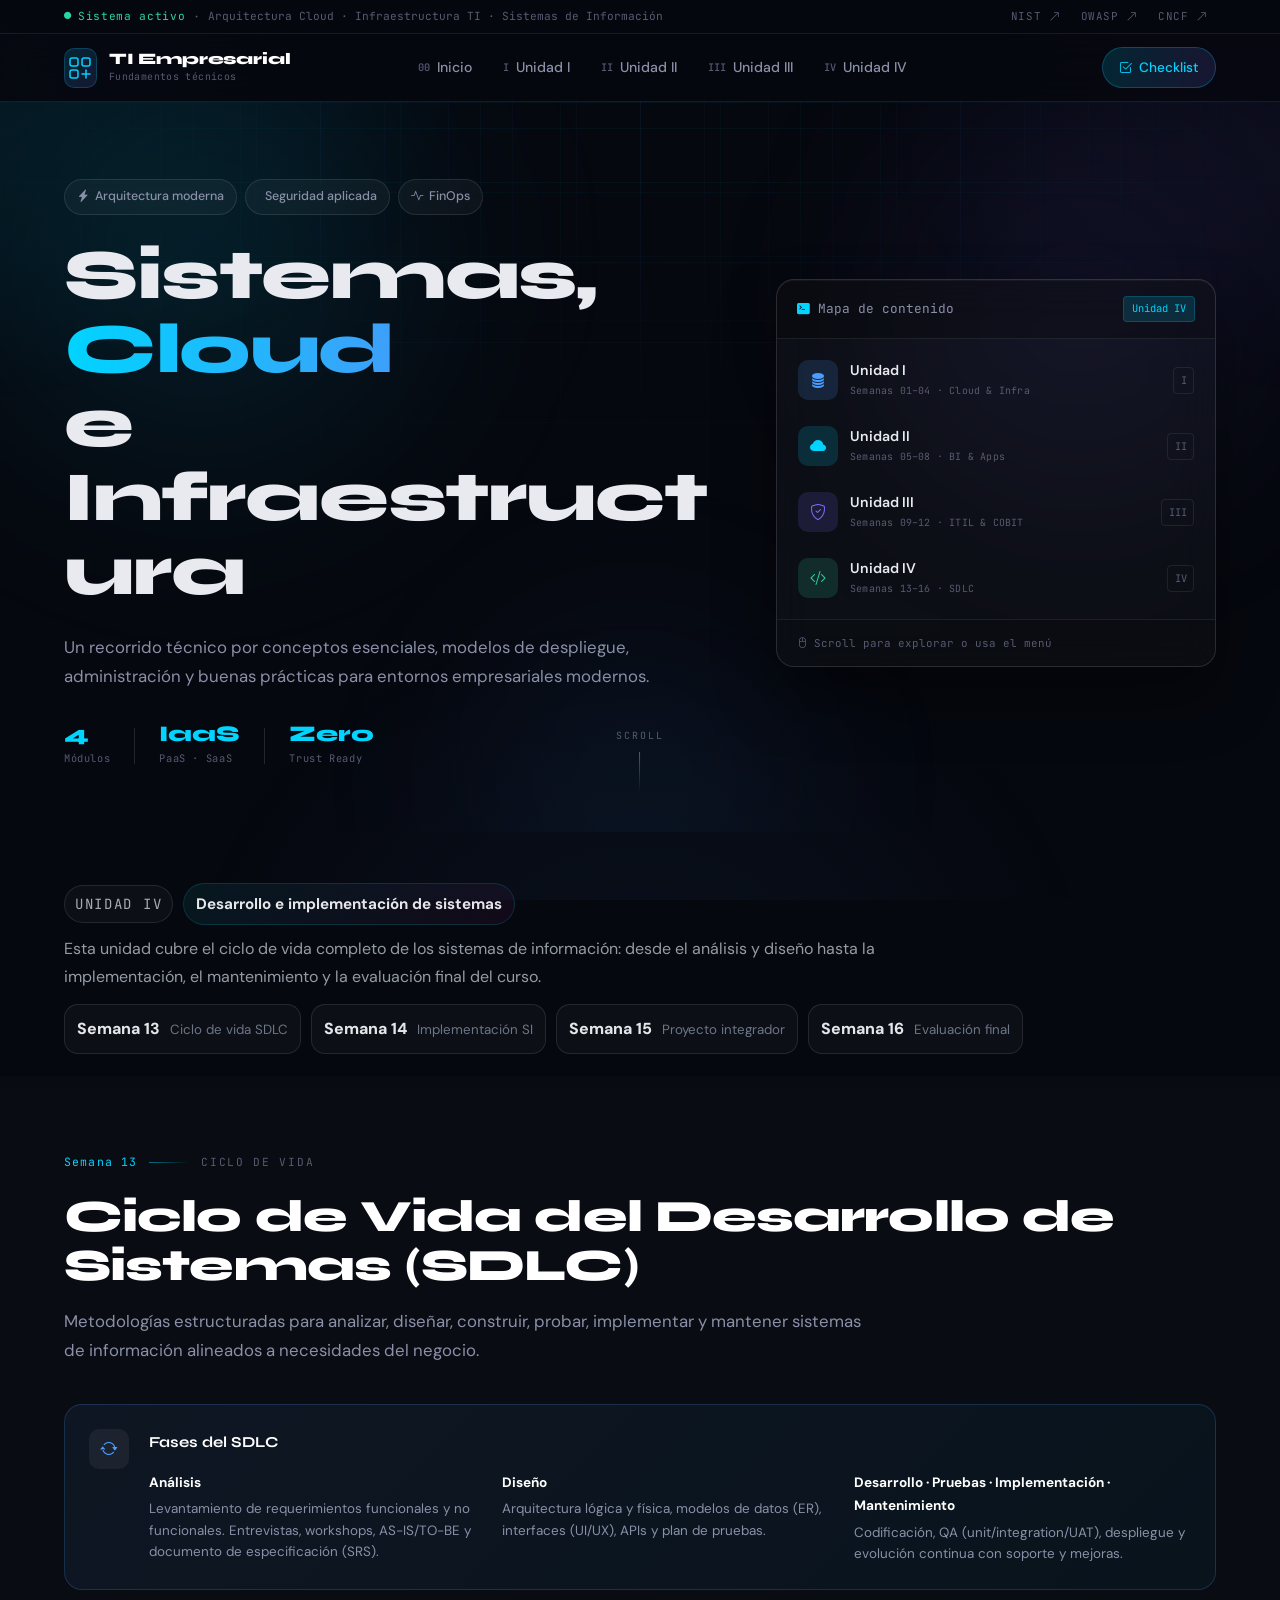
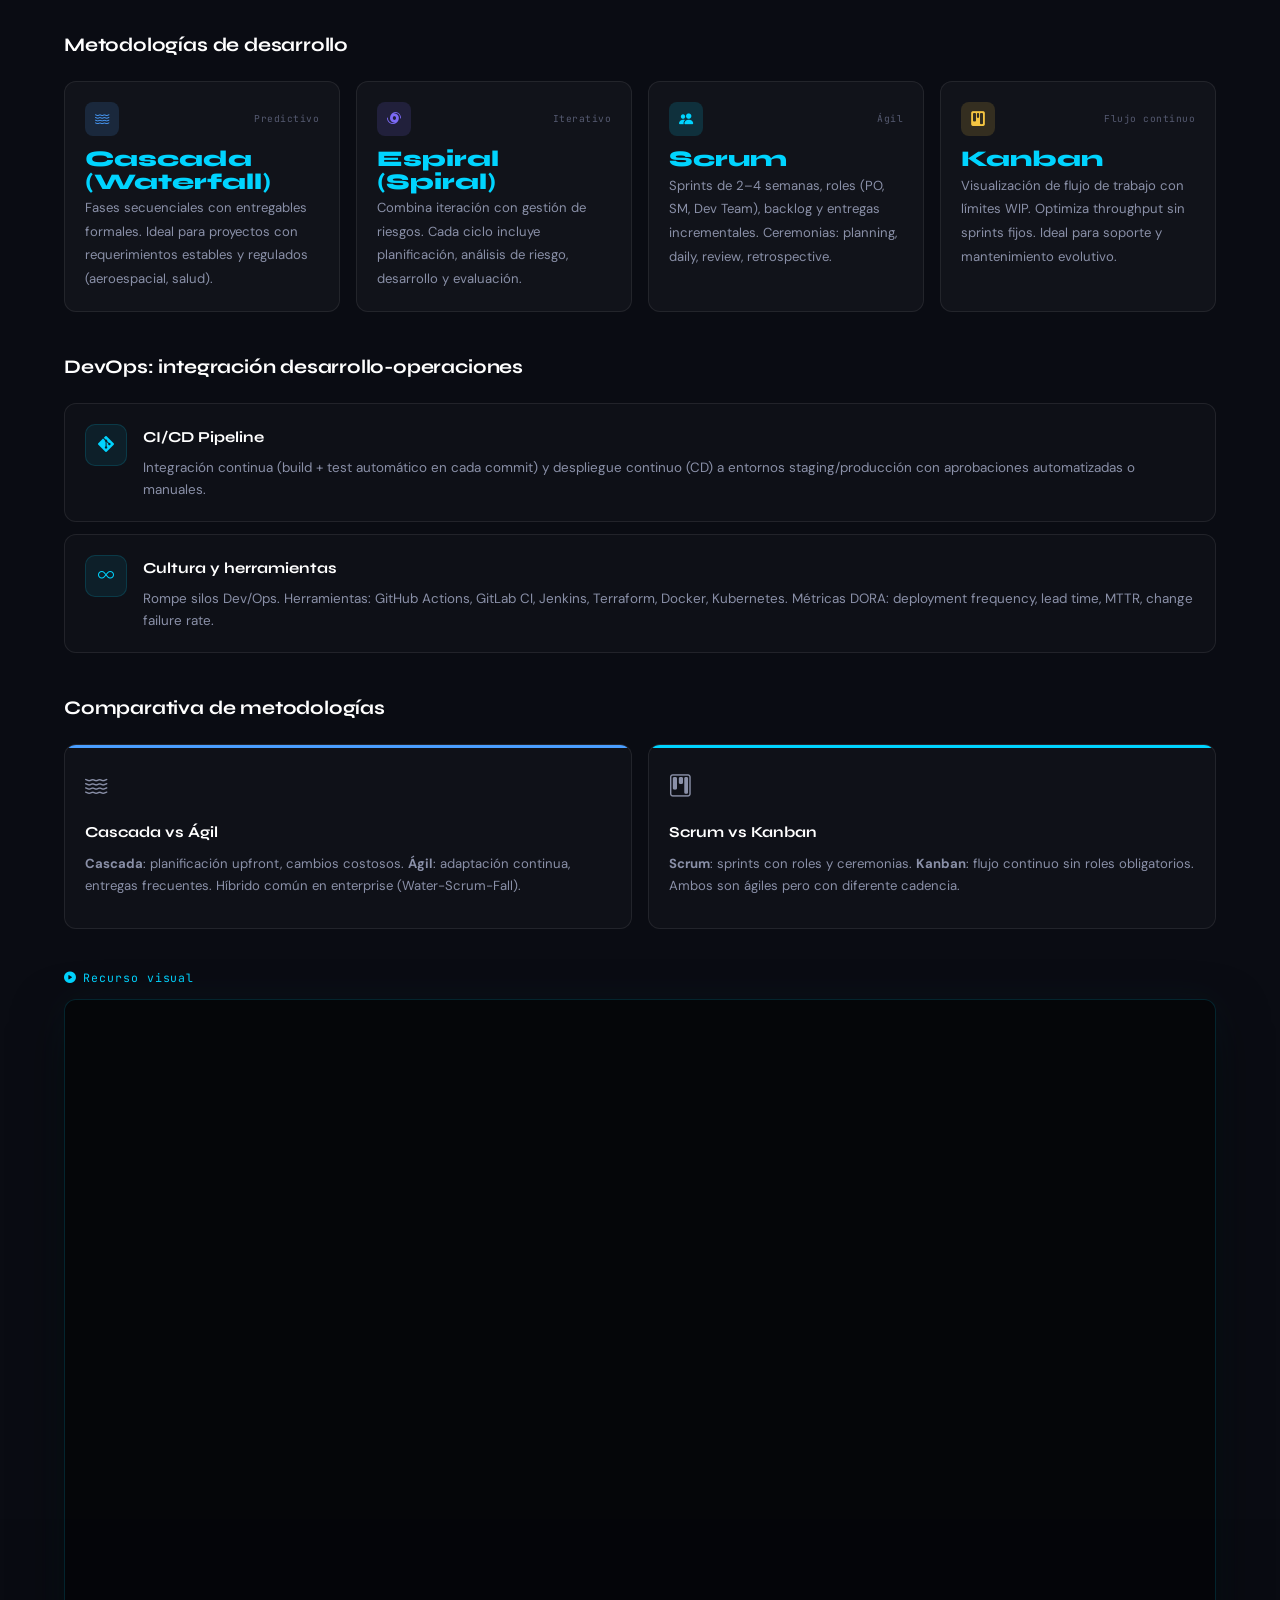
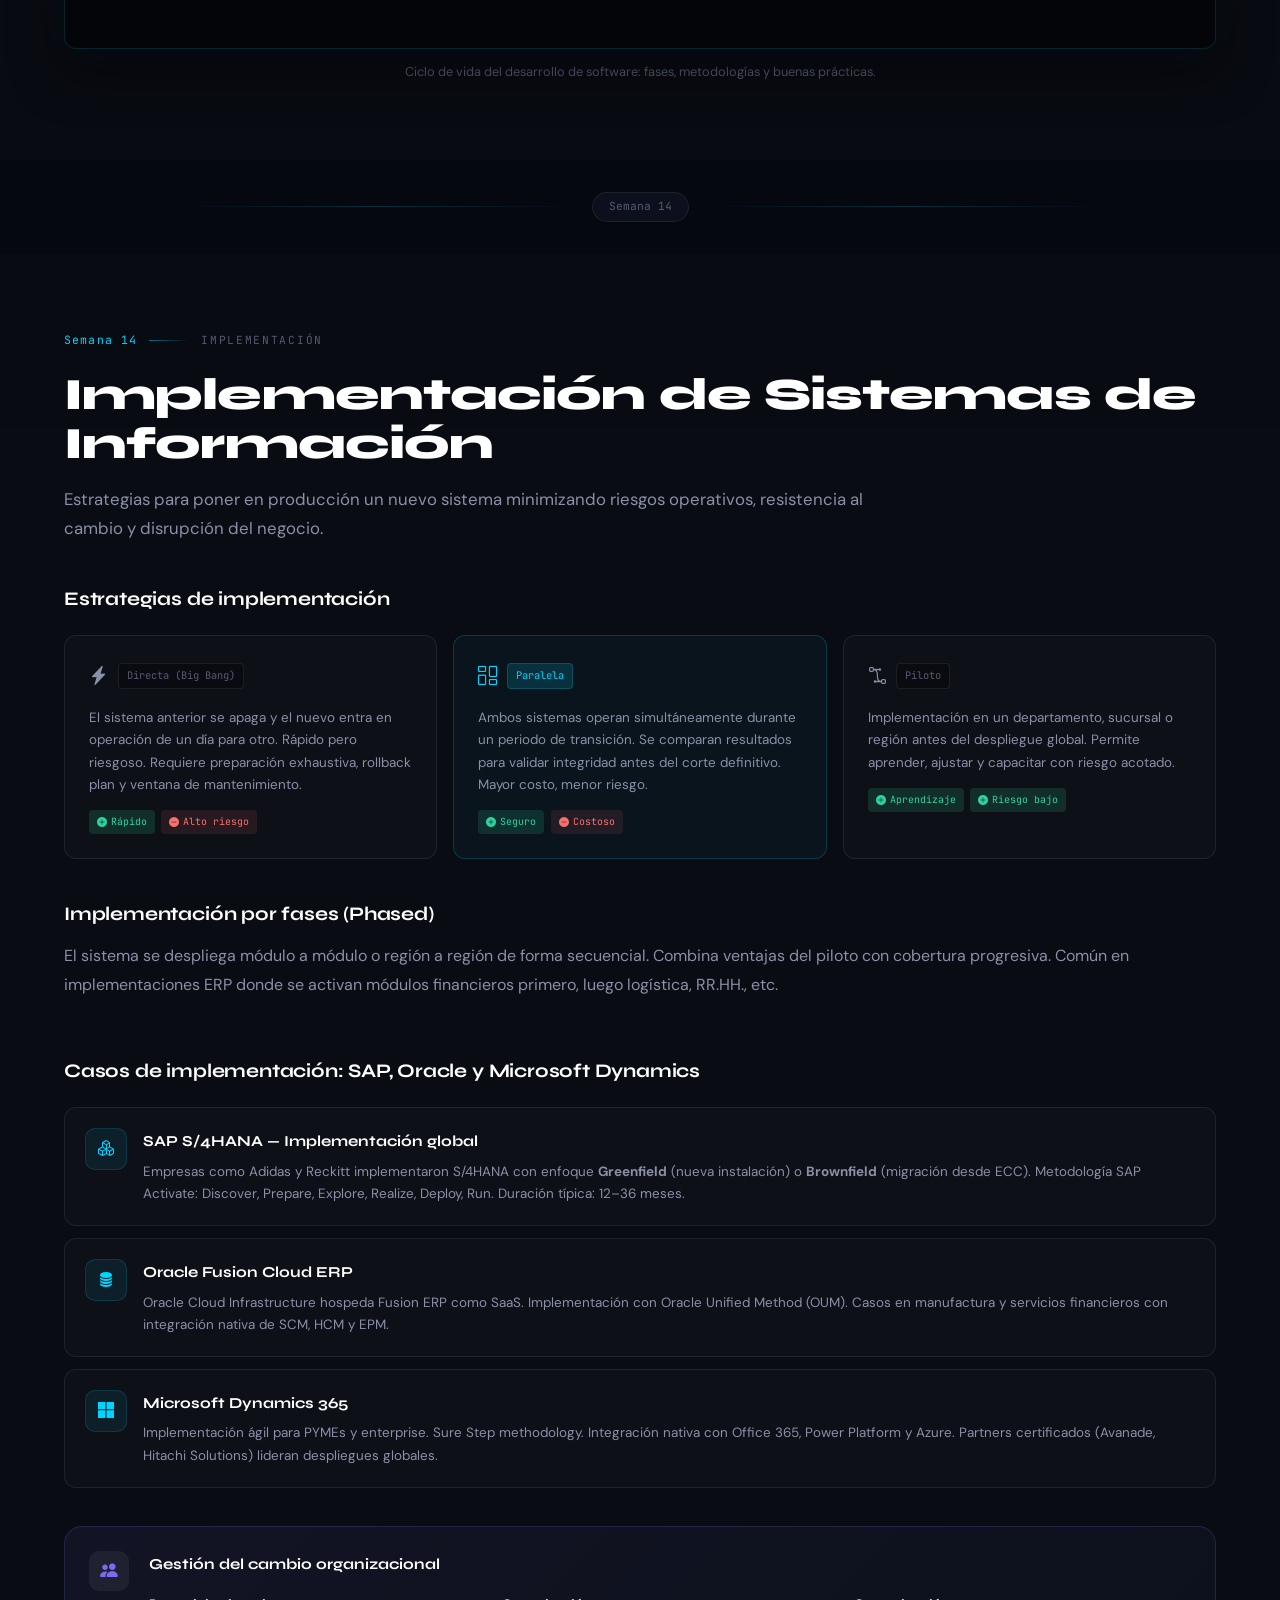
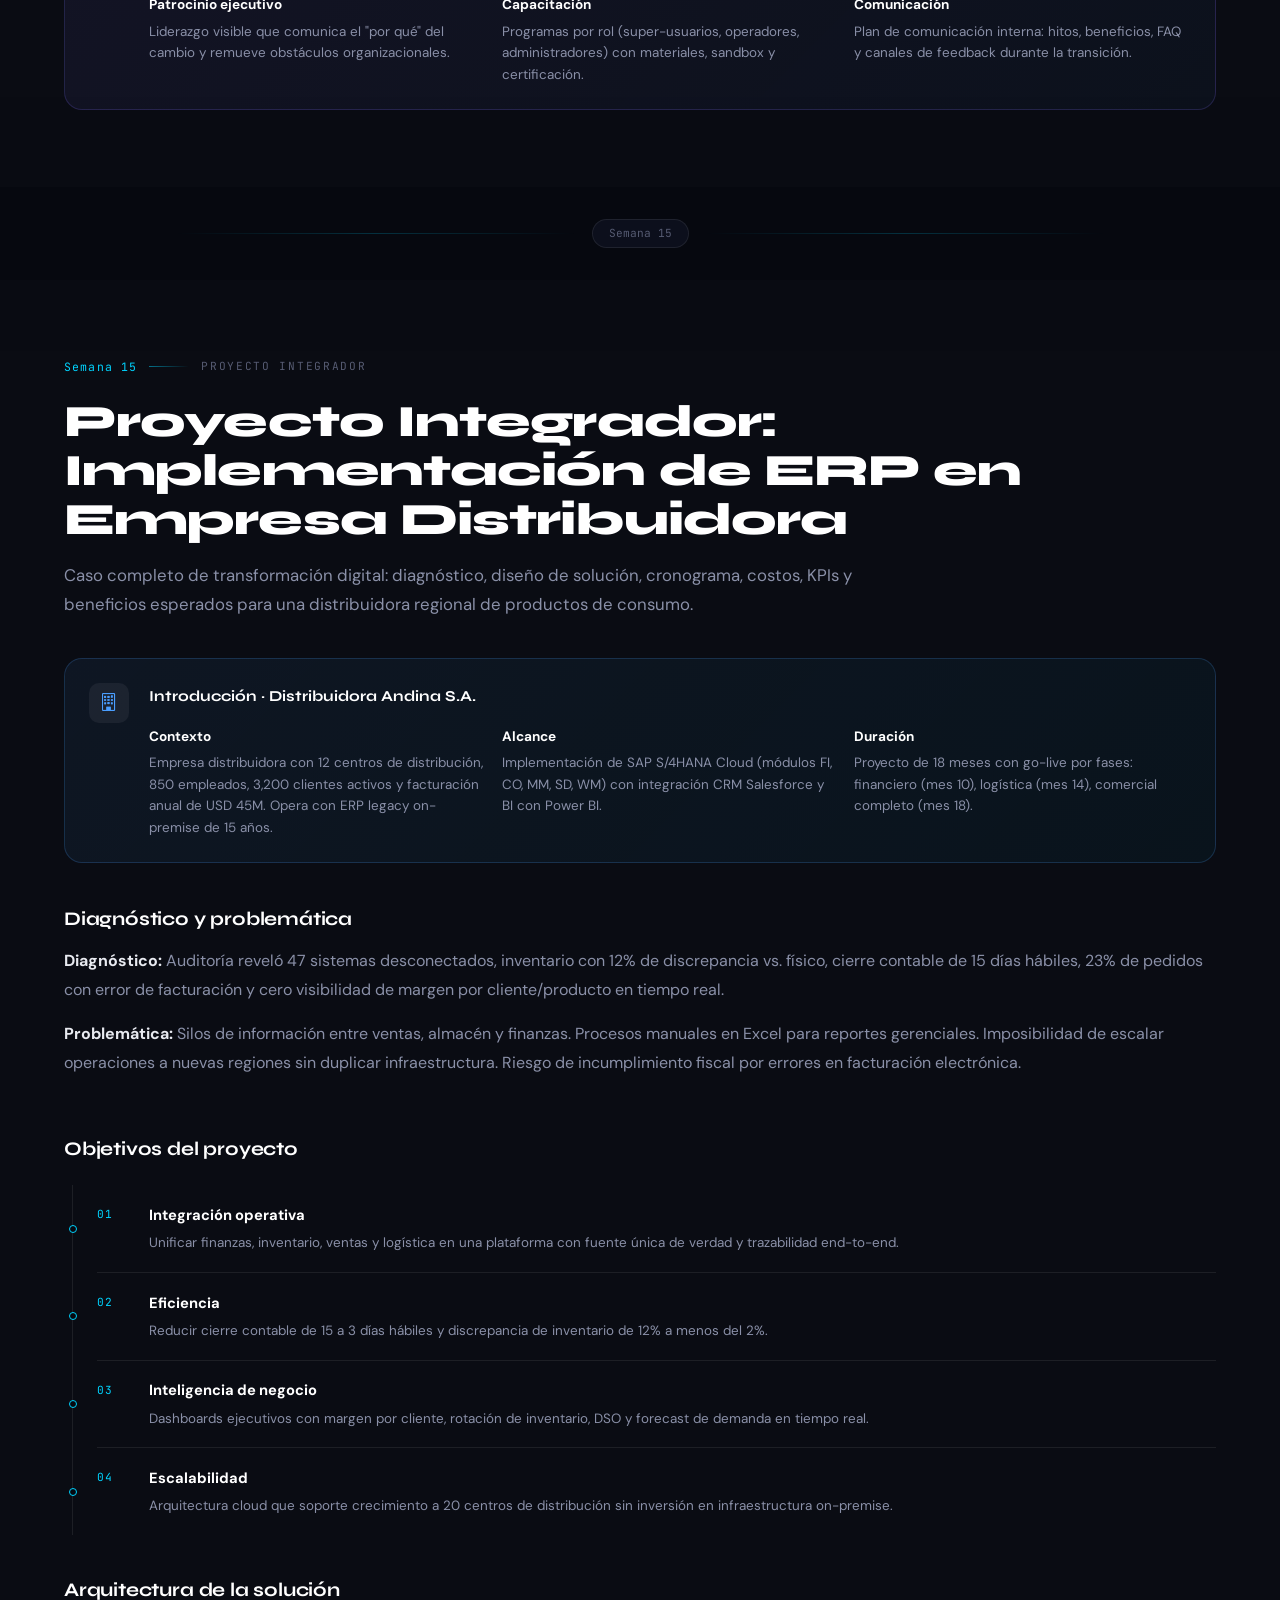
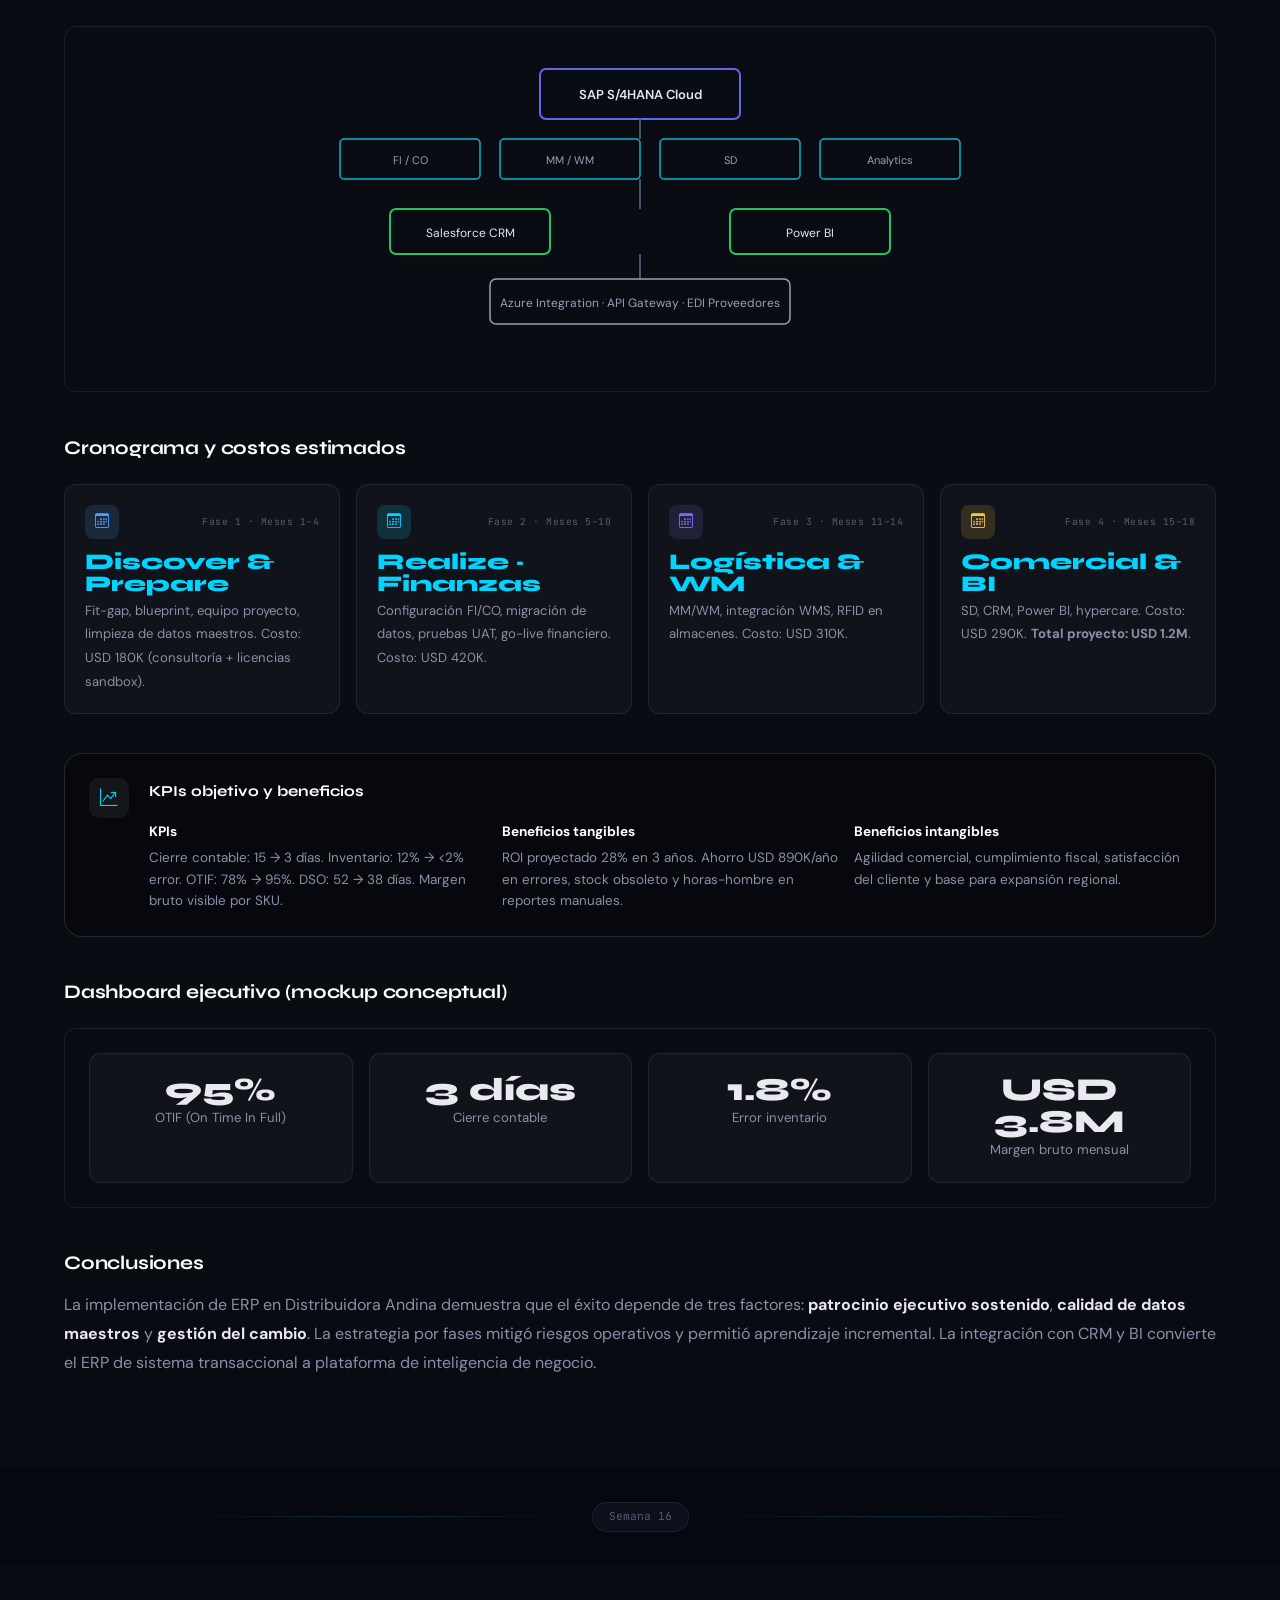
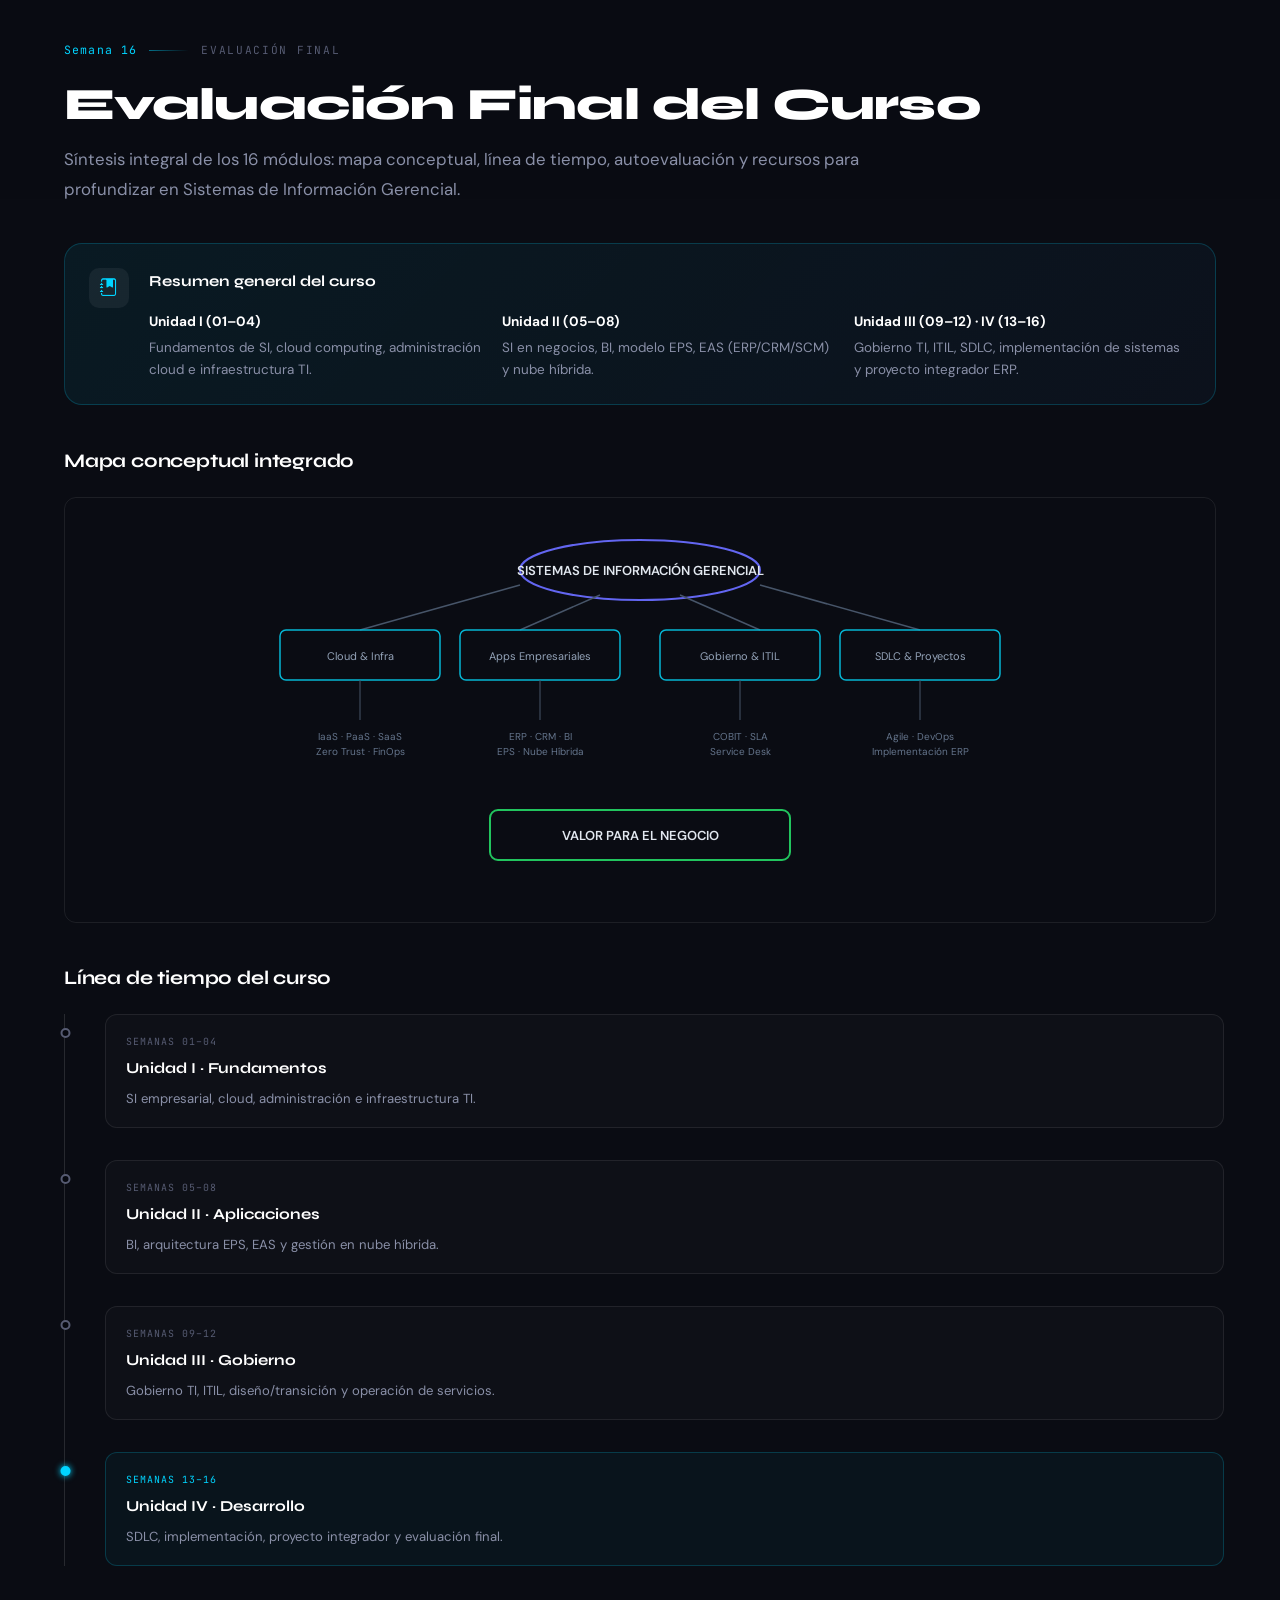
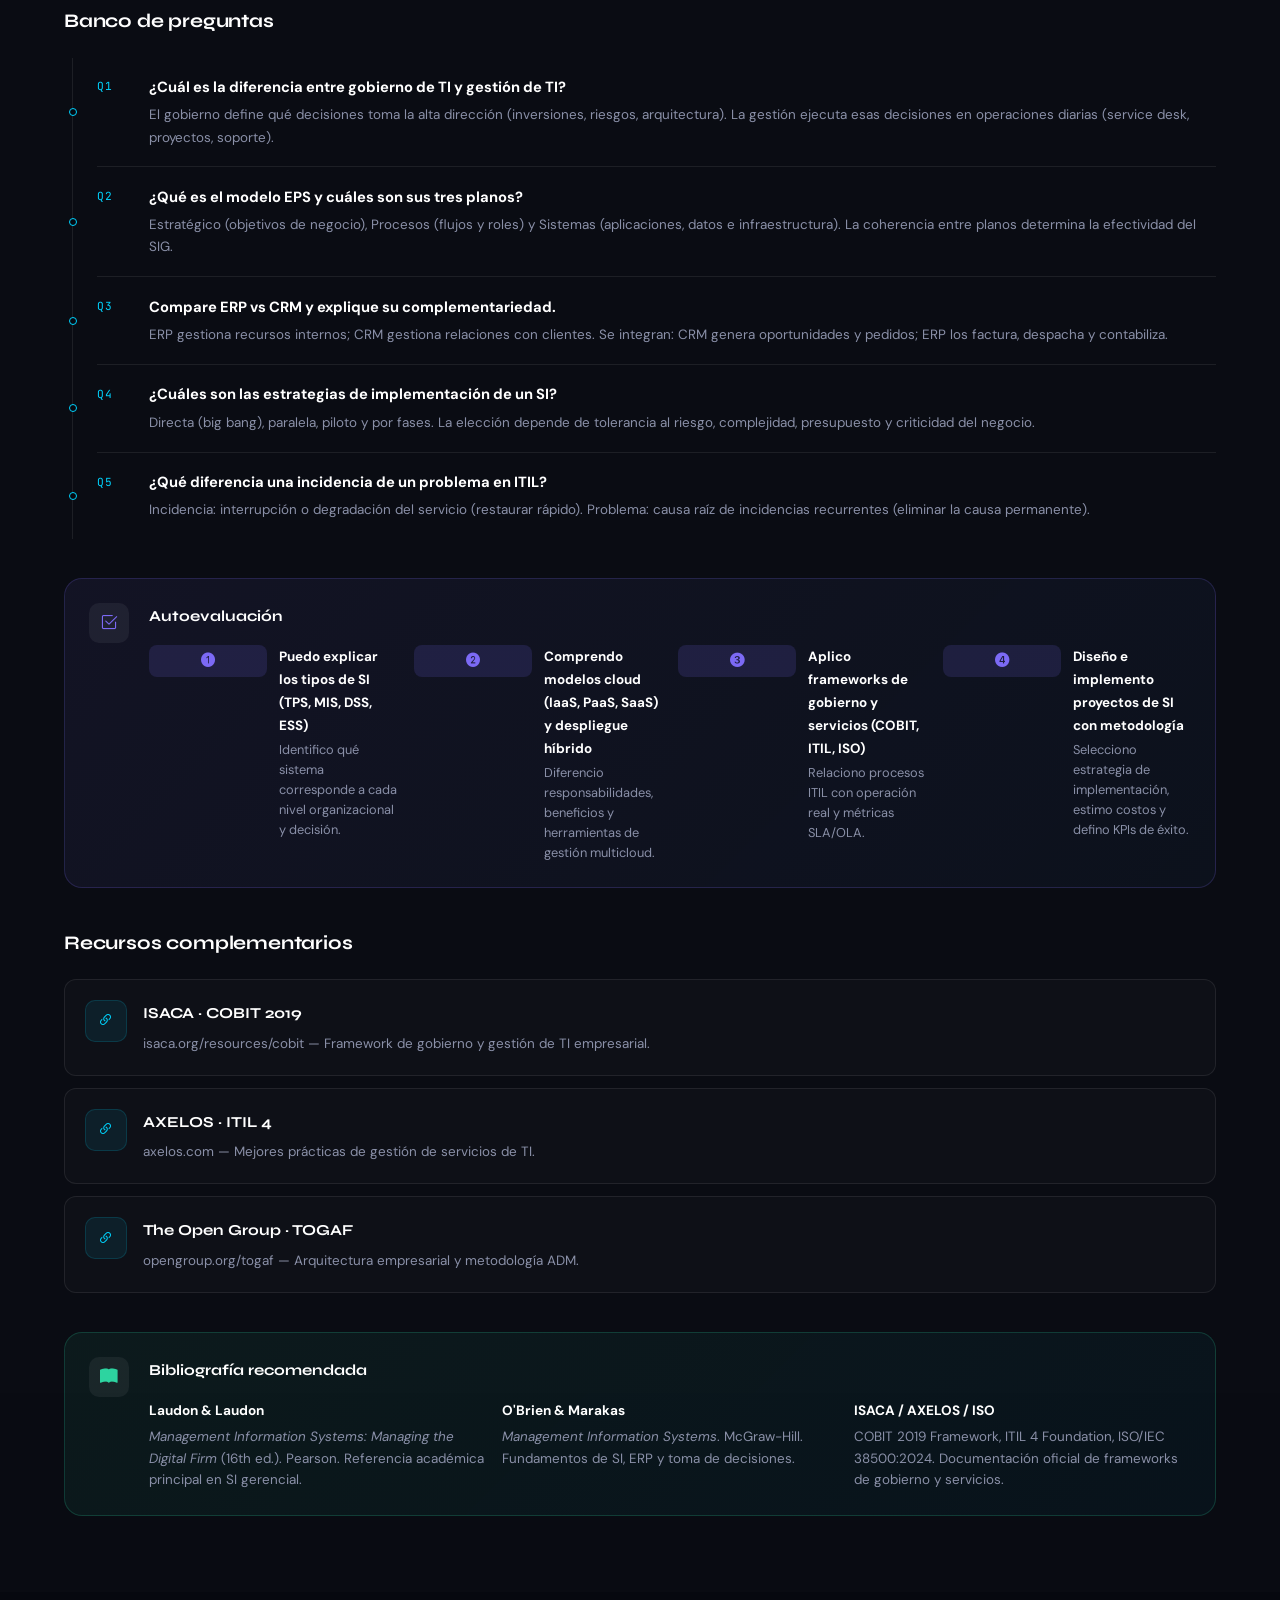
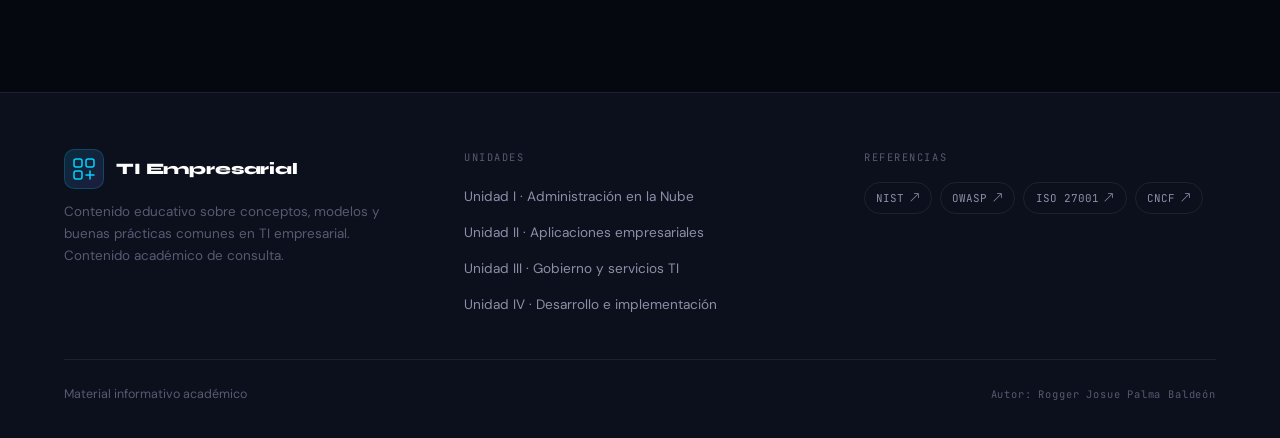
<file: unidad4.html>
<!DOCTYPE html>
<html lang="es">
<head>
    <meta charset="UTF-8">
    <meta name="viewport" content="width=device-width, initial-scale=1.0">
    <meta name="description" content="Portal especializado en gestión de la información, ecosistemas Cloud e infraestructura tecnológica empresarial.">
    <title>Unidad IV | Desarrollo e implementación de sistemas</title>

    <!-- Fonts -->
    <link rel="preconnect" href="https://fonts.googleapis.com">
    <link rel="preconnect" href="https://fonts.gstatic.com" crossorigin>
    <link href="https://fonts.googleapis.com/css2?family=Syne:wght@700;800&family=DM+Sans:ital,wght@0,300;0,400;0,500;1,400&family=JetBrains+Mono:wght@400;500&display=swap" rel="stylesheet">

    <!-- Bootstrap Icons -->
    <link href="https://cdn.jsdelivr.net/npm/bootstrap-icons@1.11.3/font/bootstrap-icons.min.css" rel="stylesheet">

    <!-- AOS -->
    <link href="https://cdn.jsdelivr.net/npm/aos@2.3.4/dist/aos.css" rel="stylesheet">

    <!-- Custom CSS -->
    <link rel="stylesheet" href="assets/css/style.css">
</head>
<body>

    <a class="skip-link" href="index.html#contenido">Saltar al contenido</a>

    <!-- ══════════════════════ HEADER ══════════════════════ -->
    <header class="site-header">

        <!-- TOP STRIP -->
        <div class="topstrip">
            <div class="topstrip-inner">
                <div class="topstrip-left">
                    <span class="mono-chip"><i class="bi bi-circle-fill pulse-dot"></i> Sistema activo</span>
                    <span class="sep">·</span>
                    <span class="mono-text">Arquitectura Cloud · Infraestructura TI · Sistemas de Información</span>
                </div>
                <div class="topstrip-right">
                    <a href="https://www.nist.gov/" target="_blank" rel="noopener" class="strip-link">NIST <i class="bi bi-arrow-up-right"></i></a>
                    <a href="https://owasp.org/" target="_blank" rel="noopener" class="strip-link">OWASP <i class="bi bi-arrow-up-right"></i></a>
                    <a href="https://www.cncf.io/" target="_blank" rel="noopener" class="strip-link">CNCF <i class="bi bi-arrow-up-right"></i></a>
                </div>
            </div>
        </div>

        <!-- MAIN NAVBAR -->
        <nav class="navbar" id="navbar" aria-label="Navegación principal">
            <div class="nav-inner">
                <!-- Brand -->
                <a class="brand" href="index.html#contenido" aria-label="Inicio">
                    <div class="brand-icon">
                        <svg width="22" height="22" viewBox="0 0 22 22" fill="none" xmlns="http://www.w3.org/2000/svg">
                            <rect x="1" y="1" width="8" height="8" rx="2" stroke="currentColor" stroke-width="1.5"/>
                            <rect x="13" y="1" width="8" height="8" rx="2" stroke="currentColor" stroke-width="1.5"/>
                            <rect x="1" y="13" width="8" height="8" rx="2" stroke="currentColor" stroke-width="1.5"/>
                            <path d="M13 17H21M17 13V21" stroke="currentColor" stroke-width="1.5" stroke-linecap="round"/>
                        </svg>
                    </div>
                    <div class="brand-text">
                        <span class="brand-name">TI Empresarial</span>
                        <span class="brand-sub">Fundamentos técnicos</span>
                    </div>
                </a>

                <!-- Desktop Nav -->
                <ul class="nav-links" role="list">
    <li><a href="index.html" class="nav-link"><span class="link-num">00</span><span>Inicio</span></a></li>
    <li><a href="unidad1.html" class="nav-link"><span class="link-num">I</span><span>Unidad I</span></a></li>
    <li><a href="unidad2.html" class="nav-link"><span class="link-num">II</span><span>Unidad II</span></a></li>
    <li><a href="unidad3.html" class="nav-link"><span class="link-num">III</span><span>Unidad III</span></a></li>
    <li><a href="unidad4.html" class="nav-link"><span class="link-num">IV</span><span>Unidad IV</span></a></li>
</ul>

                <!-- Right actions -->
                <div class="nav-actions">
                    <a href="unidad4.html#semana-15" class="nav-cta">
                        <i class="bi bi-check2-square"></i>
                        <span>Checklist</span>
                    </a>
                    <button class="hamburger" id="hamburger" aria-label="Abrir menú" aria-expanded="false">
                        <span></span><span></span><span></span>
                    </button>
                </div>
            </div>

            <!-- Nav Progress Line -->
            <div class="nav-progress" id="navProgress"></div>
        </nav>

        <!-- MOBILE MENU -->
        <div class="mobile-menu" id="mobileMenu" aria-hidden="true">
            <div class="mobile-menu-inner">
    <nav>
        <a href="index.html" class="mob-link"><span class="mob-num">00</span><span class="mob-label">Inicio</span><i class="bi bi-arrow-right"></i></a>
        <a href="unidad1.html" class="mob-link"><span class="mob-num">I</span><span class="mob-label">Unidad I</span><i class="bi bi-arrow-right"></i></a>
        <a href="unidad2.html" class="mob-link"><span class="mob-num">II</span><span class="mob-label">Unidad II</span><i class="bi bi-arrow-right"></i></a>
        <a href="unidad3.html" class="mob-link"><span class="mob-num">I</span><span class="mob-label">Unidad III</span><i class="bi bi-arrow-right"></i></a>
        <a href="unidad4.html" class="mob-link"><span class="mob-num">II</span><span class="mob-label">Unidad IV</span><i class="bi bi-arrow-right"></i></a>
    </nav>
                <div class="mob-footer">
                    <a href="https://www.nist.gov/" target="_blank" rel="noopener" class="mob-ref">NIST</a>
                    <a href="https://owasp.org/" target="_blank" rel="noopener" class="mob-ref">OWASP</a>
                    <a href="https://www.cncf.io/" target="_blank" rel="noopener" class="mob-ref">CNCF</a>
                    <a href="https://www.iso.org/" target="_blank" rel="noopener" class="mob-ref">ISO 27001</a>
                </div>
            </div>
        </div>

        <!-- ══════ HERO ══════ -->
        <section class="hero" aria-label="Portada">
            <div class="hero-bg">
                <div class="hero-orb orb-1"></div>
                <div class="hero-orb orb-2"></div>
                <div class="hero-orb orb-3"></div>
                <div class="hero-grid"></div>
            </div>

            <div class="hero-inner">
                <!-- Left column -->
                <div class="hero-content" data-aos="fade-up" data-aos-duration="700">
                    <div class="hero-eyebrow">
                        <span class="eyebrow-badge"><i class="bi bi-lightning-charge-fill"></i> Arquitectura moderna</span>
                        <span class="eyebrow-badge"><i class="bi bi-shield-check-fill"></i> Seguridad aplicada</span>
                        <span class="eyebrow-badge d-none d-md-inline-flex"><i class="bi bi-activity"></i> FinOps</span>
                    </div>

                    <h1 class="hero-title">
                        <span class="title-line">Sistemas,</span>
                        <span class="title-line accent">Cloud</span>
                        <span class="title-line">e Infraestructura</span>
                    </h1>

                    <p class="hero-desc">Un recorrido técnico por conceptos esenciales, modelos de despliegue, administración y buenas prácticas para entornos empresariales modernos.</p>

                    <div class="hero-stats">
                        <div class="stat-item">
                            <span class="stat-n">4</span>
                            <span class="stat-l">Módulos</span>
                        </div>
                        <div class="stat-div"></div>
                        <div class="stat-item">
                            <span class="stat-n">IaaS</span>
                            <span class="stat-l">PaaS · SaaS</span>
                        </div>
                        <div class="stat-div"></div>
                        <div class="stat-item">
                            <span class="stat-n">Zero</span>
                            <span class="stat-l">Trust Ready</span>
                        </div>
                    </div>
                </div>

                <!-- Right: Module Map -->
                <div class="hero-map" data-aos="fade-left" data-aos-duration="700" data-aos-delay="120">
                    <div class="map-card">
                        <div class="map-header">
                            <div class="map-header-left">
                                <i class="bi bi-terminal-fill"></i>
                                <span>Mapa de contenido</span>
                            </div>
                            <span class="map-badge">Unidad IV</span>
                        </div>

                        <div class="map-modules">
                            <a href="unidad1.html" class="map-module">
                                <div class="mod-icon mod-blue"><i class="bi bi-database-fill"></i></div>
                                <div class="mod-info">
                                    <span class="mod-title">Unidad I</span>
                                    <span class="mod-tags">Semanas 01–04 · Cloud &amp; Infra</span>
                                </div>
                                <span class="mod-num">I</span>
                            </a>
                            <a href="unidad2.html" class="map-module">
                                <div class="mod-icon mod-cyan"><i class="bi bi-cloud-fill"></i></div>
                                <div class="mod-info">
                                    <span class="mod-title">Unidad II</span>
                                    <span class="mod-tags">Semanas 05–08 · BI &amp; Apps</span>
                                </div>
                                <span class="mod-num">II</span>
                            </a>
                            <a href="unidad3.html" class="map-module">
                                <div class="mod-icon mod-violet"><i class="bi bi-shield-check"></i></div>
                                <div class="mod-info">
                                    <span class="mod-title">Unidad III</span>
                                    <span class="mod-tags">Semanas 09–12 · ITIL &amp; COBIT</span>
                                </div>
                                <span class="mod-num">III</span>
                            </a>
                            <a href="unidad4.html" class="map-module">
                                <div class="mod-icon mod-green"><i class="bi bi-code-slash"></i></div>
                                <div class="mod-info">
                                    <span class="mod-title">Unidad IV</span>
                                    <span class="mod-tags">Semanas 13–16 · SDLC</span>
                                </div>
                                <span class="mod-num">IV</span>
                            </a>
                        </div>

                        <div class="map-footer">
                            <i class="bi bi-mouse2"></i> Scroll para explorar o usa el menú
                        </div>
                    </div>
                </div>
            </div>

            <!-- Scroll hint -->
            <div class="scroll-hint" aria-hidden="true">
                <span>scroll</span>
                <div class="scroll-line"></div>
            </div>
        </section>
    </header>

    <!-- ══════════════════════ MAIN ══════════════════════ -->
    <main id="contenido"><section id="unidad-iv" class="unit">
            <div class="unit-header" data-aos="fade-up">
                <div class="unit-label">
                    <span class="unit-num">UNIDAD IV</span>
                    <span class="unit-pill">Desarrollo e implementación de sistemas</span>
                </div>
                <p class="unit-desc">Esta unidad cubre el ciclo de vida completo de los sistemas de información: desde el análisis y diseño hasta la implementación, el mantenimiento y la evaluación final del curso.</p>
                <div class="unit-weeks">
                    <a class="week-chip" href="#semana-13"><span>Semana 13</span><small>Ciclo de vida SDLC</small></a>
                    <a class="week-chip" href="#semana-14"><span>Semana 14</span><small>Implementación SI</small></a>
                    <a class="week-chip" href="#semana-15"><span>Semana 15</span><small>Proyecto integrador</small></a>
                    <a class="week-chip" href="#semana-16"><span>Semana 16</span><small>Evaluación final</small></a>
                </div>
            </div>

            <article id="semana-13" class="module">
                <div class="module-inner">
                    <div class="module-header" data-aos="fade-up">
                        <div class="module-label">
                            <span class="label-num">Semana 13</span>
                            <span class="label-line"></span>
                            <span class="label-cat">Ciclo de vida</span>
                        </div>
                        <h2 class="module-title">Ciclo de Vida del Desarrollo de Sistemas (SDLC)</h2>
                        <p class="module-intro">Metodologías estructuradas para analizar, diseñar, construir, probar, implementar y mantener sistemas de información alineados a necesidades del negocio.</p>
                    </div>

                    <div class="callout callout-blue" data-aos="fade-up">
                        <div class="callout-icon"><i class="bi bi-arrow-repeat"></i></div>
                        <div class="callout-body">
                            <h3 class="callout-title">Fases del SDLC</h3>
                            <div class="callout-grid">
                                <div class="callout-item">
                                    <strong>Análisis</strong>
                                    <span>Levantamiento de requerimientos funcionales y no funcionales. Entrevistas, workshops, AS-IS/TO-BE y documento de especificación (SRS).</span>
                                </div>
                                <div class="callout-item">
                                    <strong>Diseño</strong>
                                    <span>Arquitectura lógica y física, modelos de datos (ER), interfaces (UI/UX), APIs y plan de pruebas.</span>
                                </div>
                                <div class="callout-item">
                                    <strong>Desarrollo · Pruebas · Implementación · Mantenimiento</strong>
                                    <span>Codificación, QA (unit/integration/UAT), despliegue y evolución continua con soporte y mejoras.</span>
                                </div>
                            </div>
                        </div>
                    </div>

                    <div class="section-block" data-aos="fade-up">
                        <h3>Metodologías de desarrollo</h3>
                        <div class="type-grid">
                            <div class="type-card">
                                <div class="tc-header">
                                    <div class="tc-icon bg-blue"><i class="bi bi-water"></i></div>
                                    <span class="tc-tag">Predictivo</span>
                                </div>
                                <h4>Cascada (Waterfall)</h4>
                                <p class="tc-desc">Fases secuenciales con entregables formales. Ideal para proyectos con requerimientos estables y regulados (aeroespacial, salud).</p>
                            </div>
                            <div class="type-card">
                                <div class="tc-header">
                                    <div class="tc-icon bg-violet"><i class="bi bi-hurricane"></i></div>
                                    <span class="tc-tag">Iterativo</span>
                                </div>
                                <h4>Espiral (Spiral)</h4>
                                <p class="tc-desc">Combina iteración con gestión de riesgos. Cada ciclo incluye planificación, análisis de riesgo, desarrollo y evaluación.</p>
                            </div>
                            <div class="type-card">
                                <div class="tc-header">
                                    <div class="tc-icon bg-cyan"><i class="bi bi-people-fill"></i></div>
                                    <span class="tc-tag">Ágil</span>
                                </div>
                                <h4>Scrum</h4>
                                <p class="tc-desc">Sprints de 2–4 semanas, roles (PO, SM, Dev Team), backlog y entregas incrementales. Ceremonias: planning, daily, review, retrospective.</p>
                            </div>
                            <div class="type-card">
                                <div class="tc-header">
                                    <div class="tc-icon bg-gold"><i class="bi bi-kanban-fill"></i></div>
                                    <span class="tc-tag">Flujo continuo</span>
                                </div>
                                <h4>Kanban</h4>
                                <p class="tc-desc">Visualización de flujo de trabajo con límites WIP. Optimiza throughput sin sprints fijos. Ideal para soporte y mantenimiento evolutivo.</p>
                            </div>
                        </div>
                    </div>

                    <div class="section-block" data-aos="fade-up">
                        <h3>DevOps: integración desarrollo-operaciones</h3>
                        <div class="function-list">
                            <div class="fn-item">
                                <div class="fn-icon"><i class="bi bi-git"></i></div>
                                <div class="fn-body">
                                    <h4>CI/CD Pipeline</h4>
                                    <p>Integración continua (build + test automático en cada commit) y despliegue continuo (CD) a entornos staging/producción con aprobaciones automatizadas o manuales.</p>
                                </div>
                            </div>
                            <div class="fn-item">
                                <div class="fn-icon"><i class="bi bi-infinity"></i></div>
                                <div class="fn-body">
                                    <h4>Cultura y herramientas</h4>
                                    <p>Rompe silos Dev/Ops. Herramientas: GitHub Actions, GitLab CI, Jenkins, Terraform, Docker, Kubernetes. Métricas DORA: deployment frequency, lead time, MTTR, change failure rate.</p>
                                </div>
                            </div>
                        </div>
                    </div>

                    <div class="section-block" data-aos="fade-up">
                        <h3>Comparativa de metodologías</h3>
                        <div class="deploy-grid">
                            <div class="deploy-card">
                                <div class="dc-stripe stripe-blue"></div>
                                <div class="dc-body">
                                    <i class="bi bi-water dc-icon"></i>
                                    <h4>Cascada vs Ágil</h4>
                                    <p><strong>Cascada</strong>: planificación upfront, cambios costosos. <strong>Ágil</strong>: adaptación continua, entregas frecuentes. Híbrido común en enterprise (Water-Scrum-Fall).</p>
                                </div>
                            </div>
                            <div class="deploy-card">
                                <div class="dc-stripe stripe-cyan"></div>
                                <div class="dc-body">
                                    <i class="bi bi-kanban dc-icon"></i>
                                    <h4>Scrum vs Kanban</h4>
                                    <p><strong>Scrum</strong>: sprints con roles y ceremonias. <strong>Kanban</strong>: flujo continuo sin roles obligatorios. Ambos son ágiles pero con diferente cadencia.</p>
                                </div>
                            </div>
                        </div>
                    </div>

                    <div class="video-block" data-aos="fade-up">
                        <div class="video-label"><i class="bi bi-play-circle-fill"></i> Recurso visual</div>
                        <div class="video-wrap">
                            <iframe width="560" height="315" src="https://www.youtube.com/embed/7Wsm07RmDpk?si=2XCjONbH1wITuQHo" title="YouTube video player" frameborder="0" allow="accelerometer; autoplay; clipboard-write; encrypted-media; gyroscope; picture-in-picture; web-share" referrerpolicy="strict-origin-when-cross-origin" allowfullscreen></iframe>
                         </div>
                        <p class="video-caption">Ciclo de vida del desarrollo de software: fases, metodologías y buenas prácticas.</p>
                    </div>
                </div>
            </article>

        <div class="module-divider" aria-hidden="true"><span>Semana 14</span></div>

            <article id="semana-14" class="module">
                <div class="module-inner">
                    <div class="module-header" data-aos="fade-up">
                        <div class="module-label">
                            <span class="label-num">Semana 14</span>
                            <span class="label-line"></span>
                            <span class="label-cat">Implementación</span>
                        </div>
                        <h2 class="module-title">Implementación de Sistemas de Información</h2>
                        <p class="module-intro">Estrategias para poner en producción un nuevo sistema minimizando riesgos operativos, resistencia al cambio y disrupción del negocio.</p>
                    </div>

                    <div class="section-block" data-aos="fade-up">
                        <h3>Estrategias de implementación</h3>
                        <div class="infra-grid">
                            <div class="infra-card">
                                <div class="ic-top">
                                    <i class="bi bi-lightning-charge-fill ic-icon"></i>
                                    <div class="ic-badge">Directa (Big Bang)</div>
                                </div>
                                <p>El sistema anterior se apaga y el nuevo entra en operación de un día para otro. Rápido pero riesgoso. Requiere preparación exhaustiva, rollback plan y ventana de mantenimiento.</p>
                                <div class="ic-pros-cons">
                                    <span class="ic-pro"><i class="bi bi-plus-circle-fill"></i> Rápido</span>
                                    <span class="ic-con"><i class="bi bi-dash-circle-fill"></i> Alto riesgo</span>
                                </div>
                            </div>
                            <div class="infra-card ic-featured">
                                <div class="ic-top">
                                    <i class="bi bi-columns-gap ic-icon"></i>
                                    <div class="ic-badge ic-badge-accent">Paralela</div>
                                </div>
                                <p>Ambos sistemas operan simultáneamente durante un periodo de transición. Se comparan resultados para validar integridad antes del corte definitivo. Mayor costo, menor riesgo.</p>
                                <div class="ic-pros-cons">
                                    <span class="ic-pro"><i class="bi bi-plus-circle-fill"></i> Seguro</span>
                                    <span class="ic-con"><i class="bi bi-dash-circle-fill"></i> Costoso</span>
                                </div>
                            </div>
                            <div class="infra-card">
                                <div class="ic-top">
                                    <i class="bi bi-bezier2 ic-icon"></i>
                                    <div class="ic-badge">Piloto</div>
                                </div>
                                <p>Implementación en un departamento, sucursal o región antes del despliegue global. Permite aprender, ajustar y capacitar con riesgo acotado.</p>
                                <div class="ic-pros-cons">
                                    <span class="ic-pro"><i class="bi bi-plus-circle-fill"></i> Aprendizaje</span>
                                    <span class="ic-pro"><i class="bi bi-plus-circle-fill"></i> Riesgo bajo</span>
                                </div>
                            </div>
                        </div>
                    </div>

                    <div class="content-prose" data-aos="fade-up">
                        <h3>Implementación por fases (Phased)</h3>
                        <p>El sistema se despliega módulo a módulo o región a región de forma secuencial. Combina ventajas del piloto con cobertura progresiva. Común en implementaciones ERP donde se activan módulos financieros primero, luego logística, RR.HH., etc.</p>
                    </div>

                    <div class="section-block" data-aos="fade-up">
                        <h3>Casos de implementación: SAP, Oracle y Microsoft Dynamics</h3>
                        <div class="function-list">
                            <div class="fn-item">
                                <div class="fn-icon"><i class="bi bi-boxes"></i></div>
                                <div class="fn-body">
                                    <h4>SAP S/4HANA — Implementación global</h4>
                                    <p>Empresas como Adidas y Reckitt implementaron S/4HANA con enfoque <strong>Greenfield</strong> (nueva instalación) o <strong>Brownfield</strong> (migración desde ECC). Metodología SAP Activate: Discover, Prepare, Explore, Realize, Deploy, Run. Duración típica: 12–36 meses.</p>
                                </div>
                            </div>
                            <div class="fn-item">
                                <div class="fn-icon"><i class="bi bi-database-fill"></i></div>
                                <div class="fn-body">
                                    <h4>Oracle Fusion Cloud ERP</h4>
                                    <p>Oracle Cloud Infrastructure hospeda Fusion ERP como SaaS. Implementación con Oracle Unified Method (OUM). Casos en manufactura y servicios financieros con integración nativa de SCM, HCM y EPM.</p>
                                </div>
                            </div>
                            <div class="fn-item">
                                <div class="fn-icon"><i class="bi bi-microsoft"></i></div>
                                <div class="fn-body">
                                    <h4>Microsoft Dynamics 365</h4>
                                    <p>Implementación ágil para PYMEs y enterprise. Sure Step methodology. Integración nativa con Office 365, Power Platform y Azure. Partners certificados (Avanade, Hitachi Solutions) lideran despliegues globales.</p>
                                </div>
                            </div>
                        </div>
                    </div>

                    <div class="callout callout-violet" data-aos="fade-up">
                        <div class="callout-icon"><i class="bi bi-people-fill"></i></div>
                        <div class="callout-body">
                            <h3 class="callout-title">Gestión del cambio organizacional</h3>
                            <div class="callout-grid">
                                <div class="callout-item">
                                    <strong>Patrocinio ejecutivo</strong>
                                    <span>Liderazgo visible que comunica el "por qué" del cambio y remueve obstáculos organizacionales.</span>
                                </div>
                                <div class="callout-item">
                                    <strong>Capacitación</strong>
                                    <span>Programas por rol (super-usuarios, operadores, administradores) con materiales, sandbox y certificación.</span>
                                </div>
                                <div class="callout-item">
                                    <strong>Comunicación</strong>
                                    <span>Plan de comunicación interna: hitos, beneficios, FAQ y canales de feedback durante la transición.</span>
                                </div>
                            </div>
                        </div>
                    </div>
                </div>
            </article>

        <div class="module-divider" aria-hidden="true"><span>Semana 15</span></div>

            <article id="semana-15" class="module">
                <div class="module-inner">
                    <div class="module-header" data-aos="fade-up">
                        <div class="module-label">
                            <span class="label-num">Semana 15</span>
                            <span class="label-line"></span>
                            <span class="label-cat">Proyecto integrador</span>
                        </div>
                        <h2 class="module-title">Proyecto Integrador: Implementación de ERP en Empresa Distribuidora</h2>
                        <p class="module-intro">Caso completo de transformación digital: diagnóstico, diseño de solución, cronograma, costos, KPIs y beneficios esperados para una distribuidora regional de productos de consumo.</p>
                    </div>

                    <div class="callout callout-blue" data-aos="fade-up">
                        <div class="callout-icon"><i class="bi bi-building"></i></div>
                        <div class="callout-body">
                            <h3 class="callout-title">Introducción · Distribuidora Andina S.A.</h3>
                            <div class="callout-grid">
                                <div class="callout-item">
                                    <strong>Contexto</strong>
                                    <span>Empresa distribuidora con 12 centros de distribución, 850 empleados, 3,200 clientes activos y facturación anual de USD 45M. Opera con ERP legacy on-premise de 15 años.</span>
                                </div>
                                <div class="callout-item">
                                    <strong>Alcance</strong>
                                    <span>Implementación de SAP S/4HANA Cloud (módulos FI, CO, MM, SD, WM) con integración CRM Salesforce y BI con Power BI.</span>
                                </div>
                                <div class="callout-item">
                                    <strong>Duración</strong>
                                    <span>Proyecto de 18 meses con go-live por fases: financiero (mes 10), logística (mes 14), comercial completo (mes 18).</span>
                                </div>
                            </div>
                        </div>
                    </div>

                    <div class="content-prose" data-aos="fade-up">
                        <h3>Diagnóstico y problemática</h3>
                        <p><strong>Diagnóstico:</strong> Auditoría reveló 47 sistemas desconectados, inventario con 12% de discrepancia vs. físico, cierre contable de 15 días hábiles, 23% de pedidos con error de facturación y cero visibilidad de margen por cliente/producto en tiempo real.</p>
                        <p><strong>Problemática:</strong> Silos de información entre ventas, almacén y finanzas. Procesos manuales en Excel para reportes gerenciales. Imposibilidad de escalar operaciones a nuevas regiones sin duplicar infraestructura. Riesgo de incumplimiento fiscal por errores en facturación electrónica.</p>
                    </div>

                    <div class="section-block" data-aos="fade-up">
                        <h3>Objetivos del proyecto</h3>
                        <div class="pillar-list">
                            <div class="pillar-item">
                                <span class="pillar-n">01</span>
                                <div class="pillar-body">
                                    <strong>Integración operativa</strong>
                                    <p>Unificar finanzas, inventario, ventas y logística en una plataforma con fuente única de verdad y trazabilidad end-to-end.</p>
                                </div>
                            </div>
                            <div class="pillar-item">
                                <span class="pillar-n">02</span>
                                <div class="pillar-body">
                                    <strong>Eficiencia</strong>
                                    <p>Reducir cierre contable de 15 a 3 días hábiles y discrepancia de inventario de 12% a menos del 2%.</p>
                                </div>
                            </div>
                            <div class="pillar-item">
                                <span class="pillar-n">03</span>
                                <div class="pillar-body">
                                    <strong>Inteligencia de negocio</strong>
                                    <p>Dashboards ejecutivos con margen por cliente, rotación de inventario, DSO y forecast de demanda en tiempo real.</p>
                                </div>
                            </div>
                            <div class="pillar-item">
                                <span class="pillar-n">04</span>
                                <div class="pillar-body">
                                    <strong>Escalabilidad</strong>
                                    <p>Arquitectura cloud que soporte crecimiento a 20 centros de distribución sin inversión en infraestructura on-premise.</p>
                                </div>
                            </div>
                        </div>
                    </div>

                    <div class="section-block" data-aos="fade-up">
                        <h3>Arquitectura de la solución</h3>
                        <div style="background:var(--surface-2);border:1px solid var(--border);border-radius:12px;padding:2rem;overflow-x:auto;">
                            <svg viewBox="0 0 760 300" xmlns="http://www.w3.org/2000/svg" style="width:100%;max-width:760px;display:block;margin:0 auto;" aria-label="Arquitectura ERP distribuidora">
                                <rect x="280" y="10" width="200" height="50" rx="6" fill="none" stroke="#6366f1" stroke-width="2"/>
                                <text x="380" y="40" text-anchor="middle" fill="#e2e8f0" font-size="13" font-weight="600">SAP S/4HANA Cloud</text>
                                <line x1="380" y1="60" x2="380" y2="80" stroke="#475569" stroke-width="2"/>
                                <rect x="80" y="80" width="140" height="40" rx="4" fill="none" stroke="#06b6d4" stroke-width="1.5"/>
                                <text x="150" y="105" text-anchor="middle" fill="#94a3b8" font-size="11">FI / CO</text>
                                <rect x="240" y="80" width="140" height="40" rx="4" fill="none" stroke="#06b6d4" stroke-width="1.5"/>
                                <text x="310" y="105" text-anchor="middle" fill="#94a3b8" font-size="11">MM / WM</text>
                                <rect x="400" y="80" width="140" height="40" rx="4" fill="none" stroke="#06b6d4" stroke-width="1.5"/>
                                <text x="470" y="105" text-anchor="middle" fill="#94a3b8" font-size="11">SD</text>
                                <rect x="560" y="80" width="140" height="40" rx="4" fill="none" stroke="#06b6d4" stroke-width="1.5"/>
                                <text x="630" y="105" text-anchor="middle" fill="#94a3b8" font-size="11">Analytics</text>
                                <line x1="380" y1="120" x2="380" y2="150" stroke="#475569" stroke-width="2"/>
                                <rect x="130" y="150" width="160" height="45" rx="6" fill="none" stroke="#22c55e" stroke-width="2"/>
                                <text x="210" y="178" text-anchor="middle" fill="#e2e8f0" font-size="12">Salesforce CRM</text>
                                <rect x="470" y="150" width="160" height="45" rx="6" fill="none" stroke="#22c55e" stroke-width="2"/>
                                <text x="550" y="178" text-anchor="middle" fill="#e2e8f0" font-size="12">Power BI</text>
                                <line x1="380" y1="195" x2="380" y2="220" stroke="#475569" stroke-width="2"/>
                                <rect x="230" y="220" width="300" height="45" rx="6" fill="none" stroke="#94a3b8" stroke-width="1.5"/>
                                <text x="380" y="248" text-anchor="middle" fill="#94a3b8" font-size="12">Azure Integration · API Gateway · EDI Proveedores</text>
                            </svg>
                        </div>
                    </div>

                    <div class="section-block" data-aos="fade-up">
                        <h3>Cronograma y costos estimados</h3>
                        <div class="type-grid">
                            <div class="type-card">
                                <div class="tc-header">
                                    <div class="tc-icon bg-blue"><i class="bi bi-calendar3"></i></div>
                                    <span class="tc-tag">Fase 1 · Meses 1–4</span>
                                </div>
                                <h4>Discover &amp; Prepare</h4>
                                <p class="tc-desc">Fit-gap, blueprint, equipo proyecto, limpieza de datos maestros. Costo: USD 180K (consultoría + licencias sandbox).</p>
                            </div>
                            <div class="type-card">
                                <div class="tc-header">
                                    <div class="tc-icon bg-cyan"><i class="bi bi-calendar3"></i></div>
                                    <span class="tc-tag">Fase 2 · Meses 5–10</span>
                                </div>
                                <h4>Realize · Finanzas</h4>
                                <p class="tc-desc">Configuración FI/CO, migración de datos, pruebas UAT, go-live financiero. Costo: USD 420K.</p>
                            </div>
                            <div class="type-card">
                                <div class="tc-header">
                                    <div class="tc-icon bg-violet"><i class="bi bi-calendar3"></i></div>
                                    <span class="tc-tag">Fase 3 · Meses 11–14</span>
                                </div>
                                <h4>Logística &amp; WM</h4>
                                <p class="tc-desc">MM/WM, integración WMS, RFID en almacenes. Costo: USD 310K.</p>
                            </div>
                            <div class="type-card">
                                <div class="tc-header">
                                    <div class="tc-icon bg-gold"><i class="bi bi-calendar3"></i></div>
                                    <span class="tc-tag">Fase 4 · Meses 15–18</span>
                                </div>
                                <h4>Comercial &amp; BI</h4>
                                <p class="tc-desc">SD, CRM, Power BI, hypercare. Costo: USD 290K. <strong>Total proyecto: USD 1.2M</strong>.</p>
                            </div>
                        </div>
                    </div>

                    <div class="callout callout-dark" data-aos="fade-up">
                        <div class="callout-icon"><i class="bi bi-graph-up-arrow"></i></div>
                        <div class="callout-body">
                            <h3 class="callout-title">KPIs objetivo y beneficios</h3>
                            <div class="callout-grid">
                                <div class="callout-item">
                                    <strong>KPIs</strong>
                                    <span>Cierre contable: 15 → 3 días. Inventario: 12% → &lt;2% error. OTIF: 78% → 95%. DSO: 52 → 38 días. Margen bruto visible por SKU.</span>
                                </div>
                                <div class="callout-item">
                                    <strong>Beneficios tangibles</strong>
                                    <span>ROI proyectado 28% en 3 años. Ahorro USD 890K/año en errores, stock obsoleto y horas-hombre en reportes manuales.</span>
                                </div>
                                <div class="callout-item">
                                    <strong>Beneficios intangibles</strong>
                                    <span>Agilidad comercial, cumplimiento fiscal, satisfacción del cliente y base para expansión regional.</span>
                                </div>
                            </div>
                        </div>
                    </div>

                    <div class="section-block" data-aos="fade-up">
                        <h3>Dashboard ejecutivo (mockup conceptual)</h3>
                        <div style="background:var(--surface-2);border:1px solid var(--border);border-radius:12px;padding:1.5rem;">
                            <div class="type-grid" style="margin:0;">
                                <div class="type-card" style="text-align:center;">
                                    <h4 style="font-size:2rem;color:var(--accent-cyan);margin:0;">95%</h4>
                                    <p class="tc-desc">OTIF (On Time In Full)</p>
                                </div>
                                <div class="type-card" style="text-align:center;">
                                    <h4 style="font-size:2rem;color:var(--accent-green);margin:0;">3 días</h4>
                                    <p class="tc-desc">Cierre contable</p>
                                </div>
                                <div class="type-card" style="text-align:center;">
                                    <h4 style="font-size:2rem;color:var(--accent-violet);margin:0;">1.8%</h4>
                                    <p class="tc-desc">Error inventario</p>
                                </div>
                                <div class="type-card" style="text-align:center;">
                                    <h4 style="font-size:2rem;color:var(--accent-gold);margin:0;">USD 3.8M</h4>
                                    <p class="tc-desc">Margen bruto mensual</p>
                                </div>
                            </div>
                        </div>
                    </div>

                    <div class="content-prose" data-aos="fade-up">
                        <h3>Conclusiones</h3>
                        <p>La implementación de ERP en Distribuidora Andina demuestra que el éxito depende de tres factores: <strong>patrocinio ejecutivo sostenido</strong>, <strong>calidad de datos maestros</strong> y <strong>gestión del cambio</strong>. La estrategia por fases mitigó riesgos operativos y permitió aprendizaje incremental. La integración con CRM y BI convierte el ERP de sistema transaccional a plataforma de inteligencia de negocio.</p>
                    </div>
                </div>
            </article>

        <div class="module-divider" aria-hidden="true"><span>Semana 16</span></div>

            <article id="semana-16" class="module">
                <div class="module-inner">
                    <div class="module-header" data-aos="fade-up">
                        <div class="module-label">
                            <span class="label-num">Semana 16</span>
                            <span class="label-line"></span>
                            <span class="label-cat">Evaluación final</span>
                        </div>
                        <h2 class="module-title">Evaluación Final del Curso</h2>
                        <p class="module-intro">Síntesis integral de los 16 módulos: mapa conceptual, línea de tiempo, autoevaluación y recursos para profundizar en Sistemas de Información Gerencial.</p>
                    </div>

                    <div class="callout callout-cyan" data-aos="fade-up">
                        <div class="callout-icon"><i class="bi bi-journal-bookmark-fill"></i></div>
                        <div class="callout-body">
                            <h3 class="callout-title">Resumen general del curso</h3>
                            <div class="callout-grid">
                                <div class="callout-item">
                                    <strong>Unidad I (01–04)</strong>
                                    <span>Fundamentos de SI, cloud computing, administración cloud e infraestructura TI.</span>
                                </div>
                                <div class="callout-item">
                                    <strong>Unidad II (05–08)</strong>
                                    <span>SI en negocios, BI, modelo EPS, EAS (ERP/CRM/SCM) y nube híbrida.</span>
                                </div>
                                <div class="callout-item">
                                    <strong>Unidad III (09–12) · IV (13–16)</strong>
                                    <span>Gobierno TI, ITIL, SDLC, implementación de sistemas y proyecto integrador ERP.</span>
                                </div>
                            </div>
                        </div>
                    </div>

                    <div class="section-block" data-aos="fade-up">
                        <h3>Mapa conceptual integrado</h3>
                        <div style="background:var(--surface-2);border:1px solid var(--border);border-radius:12px;padding:2rem;overflow-x:auto;">
                            <svg viewBox="0 0 800 360" xmlns="http://www.w3.org/2000/svg" style="width:100%;max-width:800px;display:block;margin:0 auto;" aria-label="Mapa conceptual SIG">
                                <ellipse cx="400" cy="40" rx="120" ry="30" fill="none" stroke="#6366f1" stroke-width="2"/>
                                <text x="400" y="45" text-anchor="middle" fill="#e2e8f0" font-size="13" font-weight="600">SISTEMAS DE INFORMACIÓN GERENCIAL</text>
                                <line x1="280" y1="55" x2="120" y2="100" stroke="#475569" stroke-width="1.5"/>
                                <line x1="360" y1="65" x2="280" y2="100" stroke="#475569" stroke-width="1.5"/>
                                <line x1="440" y1="65" x2="520" y2="100" stroke="#475569" stroke-width="1.5"/>
                                <line x1="520" y1="55" x2="680" y2="100" stroke="#475569" stroke-width="1.5"/>
                                <rect x="40" y="100" width="160" height="50" rx="6" fill="none" stroke="#06b6d4" stroke-width="1.5"/>
                                <text x="120" y="130" text-anchor="middle" fill="#94a3b8" font-size="11">Cloud &amp; Infra</text>
                                <rect x="220" y="100" width="160" height="50" rx="6" fill="none" stroke="#06b6d4" stroke-width="1.5"/>
                                <text x="300" y="130" text-anchor="middle" fill="#94a3b8" font-size="11">Apps Empresariales</text>
                                <rect x="420" y="100" width="160" height="50" rx="6" fill="none" stroke="#06b6d4" stroke-width="1.5"/>
                                <text x="500" y="130" text-anchor="middle" fill="#94a3b8" font-size="11">Gobierno &amp; ITIL</text>
                                <rect x="600" y="100" width="160" height="50" rx="6" fill="none" stroke="#06b6d4" stroke-width="1.5"/>
                                <text x="680" y="130" text-anchor="middle" fill="#94a3b8" font-size="11">SDLC &amp; Proyectos</text>
                                <line x1="120" y1="150" x2="120" y2="190" stroke="#475569" stroke-width="1"/>
                                <line x1="300" y1="150" x2="300" y2="190" stroke="#475569" stroke-width="1"/>
                                <line x1="500" y1="150" x2="500" y2="190" stroke="#475569" stroke-width="1"/>
                                <line x1="680" y1="150" x2="680" y2="190" stroke="#475569" stroke-width="1"/>
                                <text x="120" y="210" text-anchor="middle" fill="#64748b" font-size="10">IaaS · PaaS · SaaS</text>
                                <text x="120" y="225" text-anchor="middle" fill="#64748b" font-size="10">Zero Trust · FinOps</text>
                                <text x="300" y="210" text-anchor="middle" fill="#64748b" font-size="10">ERP · CRM · BI</text>
                                <text x="300" y="225" text-anchor="middle" fill="#64748b" font-size="10">EPS · Nube Híbrida</text>
                                <text x="500" y="210" text-anchor="middle" fill="#64748b" font-size="10">COBIT · SLA</text>
                                <text x="500" y="225" text-anchor="middle" fill="#64748b" font-size="10">Service Desk</text>
                                <text x="680" y="210" text-anchor="middle" fill="#64748b" font-size="10">Agile · DevOps</text>
                                <text x="680" y="225" text-anchor="middle" fill="#64748b" font-size="10">Implementación ERP</text>
                                <rect x="250" y="280" width="300" height="50" rx="8" fill="none" stroke="#22c55e" stroke-width="2"/>
                                <text x="400" y="310" text-anchor="middle" fill="#e2e8f0" font-size="13" font-weight="600">VALOR PARA EL NEGOCIO</text>
                            </svg>
                        </div>
                    </div>

                    <div class="section-block" data-aos="fade-up">
                        <h3>Línea de tiempo del curso</h3>
                        <div class="evolution-track">
                            <div class="evo-step">
                                <div class="evo-dot"></div>
                                <div class="evo-card">
                                    <span class="evo-era">Semanas 01–04</span>
                                    <h4>Unidad I · Fundamentos</h4>
                                    <p>SI empresarial, cloud, administración e infraestructura TI.</p>
                                </div>
                            </div>
                            <div class="evo-step">
                                <div class="evo-dot"></div>
                                <div class="evo-card">
                                    <span class="evo-era">Semanas 05–08</span>
                                    <h4>Unidad II · Aplicaciones</h4>
                                    <p>BI, arquitectura EPS, EAS y gestión en nube híbrida.</p>
                                </div>
                            </div>
                            <div class="evo-step">
                                <div class="evo-dot"></div>
                                <div class="evo-card">
                                    <span class="evo-era">Semanas 09–12</span>
                                    <h4>Unidad III · Gobierno</h4>
                                    <p>Gobierno TI, ITIL, diseño/transición y operación de servicios.</p>
                                </div>
                            </div>
                            <div class="evo-step evo-current">
                                <div class="evo-dot"></div>
                                <div class="evo-card">
                                    <span class="evo-era evo-era-accent">Semanas 13–16</span>
                                    <h4>Unidad IV · Desarrollo</h4>
                                    <p>SDLC, implementación, proyecto integrador y evaluación final.</p>
                                </div>
                            </div>
                        </div>
                    </div>

                    <div class="section-block" data-aos="fade-up">
                        <h3>Banco de preguntas</h3>
                        <div class="pillar-list">
                            <div class="pillar-item">
                                <span class="pillar-n">Q1</span>
                                <div class="pillar-body">
                                    <strong>¿Cuál es la diferencia entre gobierno de TI y gestión de TI?</strong>
                                    <p>El gobierno define qué decisiones toma la alta dirección (inversiones, riesgos, arquitectura). La gestión ejecuta esas decisiones en operaciones diarias (service desk, proyectos, soporte).</p>
                                </div>
                            </div>
                            <div class="pillar-item">
                                <span class="pillar-n">Q2</span>
                                <div class="pillar-body">
                                    <strong>¿Qué es el modelo EPS y cuáles son sus tres planos?</strong>
                                    <p>Estratégico (objetivos de negocio), Procesos (flujos y roles) y Sistemas (aplicaciones, datos e infraestructura). La coherencia entre planos determina la efectividad del SIG.</p>
                                </div>
                            </div>
                            <div class="pillar-item">
                                <span class="pillar-n">Q3</span>
                                <div class="pillar-body">
                                    <strong>Compare ERP vs CRM y explique su complementariedad.</strong>
                                    <p>ERP gestiona recursos internos; CRM gestiona relaciones con clientes. Se integran: CRM genera oportunidades y pedidos; ERP los factura, despacha y contabiliza.</p>
                                </div>
                            </div>
                            <div class="pillar-item">
                                <span class="pillar-n">Q4</span>
                                <div class="pillar-body">
                                    <strong>¿Cuáles son las estrategias de implementación de un SI?</strong>
                                    <p>Directa (big bang), paralela, piloto y por fases. La elección depende de tolerancia al riesgo, complejidad, presupuesto y criticidad del negocio.</p>
                                </div>
                            </div>
                            <div class="pillar-item">
                                <span class="pillar-n">Q5</span>
                                <div class="pillar-body">
                                    <strong>¿Qué diferencia una incidencia de un problema en ITIL?</strong>
                                    <p>Incidencia: interrupción o degradación del servicio (restaurar rápido). Problema: causa raíz de incidencias recurrentes (eliminar la causa permanente).</p>
                                </div>
                            </div>
                        </div>
                    </div>

                    <div class="callout callout-violet" data-aos="fade-up">
                        <div class="callout-icon"><i class="bi bi-check2-square"></i></div>
                        <div class="callout-body">
                            <h3 class="callout-title">Autoevaluación</h3>
                            <div class="checklist-grid">
                                <div class="cl-item">
                                    <div class="cl-icon"><i class="bi bi-1-circle-fill"></i></div>
                                    <div>
                                        <strong>Puedo explicar los tipos de SI (TPS, MIS, DSS, ESS)</strong>
                                        <p>Identifico qué sistema corresponde a cada nivel organizacional y decisión.</p>
                                    </div>
                                </div>
                                <div class="cl-item">
                                    <div class="cl-icon"><i class="bi bi-2-circle-fill"></i></div>
                                    <div>
                                        <strong>Comprendo modelos cloud (IaaS, PaaS, SaaS) y despliegue híbrido</strong>
                                        <p>Diferencio responsabilidades, beneficios y herramientas de gestión multicloud.</p>
                                    </div>
                                </div>
                                <div class="cl-item">
                                    <div class="cl-icon"><i class="bi bi-3-circle-fill"></i></div>
                                    <div>
                                        <strong>Aplico frameworks de gobierno y servicios (COBIT, ITIL, ISO)</strong>
                                        <p>Relaciono procesos ITIL con operación real y métricas SLA/OLA.</p>
                                    </div>
                                </div>
                                <div class="cl-item">
                                    <div class="cl-icon"><i class="bi bi-4-circle-fill"></i></div>
                                    <div>
                                        <strong>Diseño e implemento proyectos de SI con metodología</strong>
                                        <p>Selecciono estrategia de implementación, estimo costos y defino KPIs de éxito.</p>
                                    </div>
                                </div>
                            </div>
                        </div>
                    </div>

                    <div class="section-block" data-aos="fade-up">
                        <h3>Recursos complementarios</h3>
                        <div class="function-list">
                            <div class="fn-item">
                                <div class="fn-icon"><i class="bi bi-link-45deg"></i></div>
                                <div class="fn-body">
                                    <h4>ISACA · COBIT 2019</h4>
                                    <p><a href="https://www.isaca.org/resources/cobit" target="_blank" rel="noopener">isaca.org/resources/cobit</a> — Framework de gobierno y gestión de TI empresarial.</p>
                                </div>
                            </div>
                            <div class="fn-item">
                                <div class="fn-icon"><i class="bi bi-link-45deg"></i></div>
                                <div class="fn-body">
                                    <h4>AXELOS · ITIL 4</h4>
                                    <p><a href="https://www.axelos.com/certifications/itil-service-management" target="_blank" rel="noopener">axelos.com</a> — Mejores prácticas de gestión de servicios de TI.</p>
                                </div>
                            </div>
                            <div class="fn-item">
                                <div class="fn-icon"><i class="bi bi-link-45deg"></i></div>
                                <div class="fn-body">
                                    <h4>The Open Group · TOGAF</h4>
                                    <p><a href="https://www.opengroup.org/togaf" target="_blank" rel="noopener">opengroup.org/togaf</a> — Arquitectura empresarial y metodología ADM.</p>
                                </div>
                            </div>
                        </div>
                    </div>

                    <div class="callout callout-green" data-aos="fade-up">
                        <div class="callout-icon"><i class="bi bi-book-fill"></i></div>
                        <div class="callout-body">
                            <h3 class="callout-title">Bibliografía recomendada</h3>
                            <div class="callout-grid">
                                <div class="callout-item">
                                    <strong>Laudon &amp; Laudon</strong>
                                    <span><em>Management Information Systems: Managing the Digital Firm</em> (16th ed.). Pearson. Referencia académica principal en SI gerencial.</span>
                                </div>
                                <div class="callout-item">
                                    <strong>O'Brien &amp; Marakas</strong>
                                    <span><em>Management Information Systems</em>. McGraw-Hill. Fundamentos de SI, ERP y toma de decisiones.</span>
                                </div>
                                <div class="callout-item">
                                    <strong>ISACA / AXELOS / ISO</strong>
                                    <span>COBIT 2019 Framework, ITIL 4 Foundation, ISO/IEC 38500:2024. Documentación oficial de frameworks de gobierno y servicios.</span>
                                </div>
                            </div>
                        </div>
                    </div>
                </div>
            </article>

        </section> <!-- /UNIDAD IV --></main>

    <!-- ══════════════════════ FOOTER ══════════════════════ -->
    <footer class="site-footer">
        <div class="footer-inner">
            <div class="footer-top">
                <div class="footer-brand-col">
                    <div class="brand">
                        <div class="brand-icon">
                            <svg width="22" height="22" viewBox="0 0 22 22" fill="none">
                                <rect x="1" y="1" width="8" height="8" rx="2" stroke="currentColor" stroke-width="1.5"/>
                                <rect x="13" y="1" width="8" height="8" rx="2" stroke="currentColor" stroke-width="1.5"/>
                                <rect x="1" y="13" width="8" height="8" rx="2" stroke="currentColor" stroke-width="1.5"/>
                                <path d="M13 17H21M17 13V21" stroke="currentColor" stroke-width="1.5" stroke-linecap="round"/>
                            </svg>
                        </div>
                        <span class="brand-name">TI Empresarial</span>
                    </div>
                    <p class="footer-tagline">Contenido educativo sobre conceptos, modelos y buenas prácticas comunes en TI empresarial. Contenido académico de consulta.</p>
                </div>
                <div class="footer-nav-col">
                    <span class="footer-nav-title">Unidades</span>
                    <nav class="footer-nav">
                        <a href="unidad1.html">Unidad I · Administración en la Nube</a>
                        <a href="unidad2.html">Unidad II · Aplicaciones empresariales</a>
                        <a href="unidad3.html">Unidad III · Gobierno y servicios TI</a>
                        <a href="unidad4.html">Unidad IV · Desarrollo e implementación</a>
                    </nav>
                </div>
                <div class="footer-ref-col">
                    <span class="footer-nav-title">Referencias</span>
                    <div class="footer-refs">
                        <a href="https://www.nist.gov/" target="_blank" rel="noopener" class="ref-pill">NIST <i class="bi bi-arrow-up-right"></i></a>
                        <a href="https://owasp.org/" target="_blank" rel="noopener" class="ref-pill">OWASP <i class="bi bi-arrow-up-right"></i></a>
                        <a href="https://www.iso.org/isoiec-27001-information-security.html" target="_blank" rel="noopener" class="ref-pill">ISO 27001 <i class="bi bi-arrow-up-right"></i></a>
                        <a href="https://www.cncf.io/" target="_blank" rel="noopener" class="ref-pill">CNCF <i class="bi bi-arrow-up-right"></i></a>
                    </div>
                </div>
            </div>
            <div class="footer-bottom">
                <span>Material informativo académico</span>
                <span class="footer-mono">Autor: Rogger Josue Palma Baldeón</span>
            </div>
        </div>
    </footer>

    <!-- Back to top -->
    <button class="back-to-top" id="backToTop" aria-label="Volver arriba">
        <i class="bi bi-arrow-up"></i>
    </button>

    <!-- Scripts -->
    <script src="https://cdn.jsdelivr.net/npm/aos@2.3.4/dist/aos.js"></script>
    <script src="assets/js/main.js"></script>
</body>
</html>
</file>
<file: assets/css/style.css>
/* â•â•â•â•â•â•â•â•â•â•â•â•â•â•â•â•â•â•â•â•â•â•â•â•â•â•â•â•â•â•â•â•â•â•â•â•â•â•â•â•â•â•â•â•â•â•â•â•â•â•
   VARIABLES GLOBALES
â•â•â•â•â•â•â•â•â•â•â•â•â•â•â•â•â•â•â•â•â•â•â•â•â•â•â•â•â•â•â•â•â•â•â•â•â•â•â•â•â•â•â•â•â•â•â•â•â•â• */
:root {
    --bg:          #06080f;
    --bg-1:        #0c0f1c;
    --bg-2:        #111428;

    --text:        #e8eaf0;
    --text-muted:  #8a90a8;
    --text-dim:    #565b72;

    --cyan:        #00d4ff;
    --cyan-dim:    rgba(0, 212, 255, 0.15);
    --cyan-glow:   rgba(0, 212, 255, 0.12);
    --violet:      #7c6af5;
    --violet-dim:  rgba(124, 106, 245, 0.15);
    --blue:        #4a9eff;
    --blue-dim:    rgba(74, 158, 255, 0.15);
    --green:       #2dd4a0;
    --green-dim:   rgba(45, 212, 160, 0.15);
    --gold:        #f5c542;
    --gold-dim:    rgba(245, 197, 66, 0.15);

    --border:      rgba(255,255,255,0.08);
    --border-med:  rgba(255,255,255,0.12);

    --r-lg: 18px;
    --r-md: 12px;
    --r-sm: 8px;

    --nav-h: 68px;
    --strip-h: 34px;
    --font-mono: 'JetBrains Mono', 'Fira Code', ui-monospace, monospace;

    /* ── PASO 1: Contenedor global ── */
    --container-max: 1200px;
    --container-pad: clamp(1rem, 3vw, 1.5rem);
}

/* â•â•â•â•â•â•â•â•â•â•â•â•â•â•â•â•â•â•â•â•â•â•â•â•â•â•â•â•â•â•â•â•â•â•â•â•â•â•â•â•â•â•â•â•â•â•â•â•â•â•
   RESET & BASE
â•â•â•â•â•â•â•â•â•â•â•â•â•â•â•â•â•â•â•â•â•â•â•â•â•â•â•â•â•â•â•â•â•â•â•â•â•â•â•â•â•â•â•â•â•â•â•â•â•â• */
*, *::before, *::after { margin: 0; padding: 0; box-sizing: border-box; }

html { scroll-behavior: smooth; font-size: 16px; }

body {
    font-family: 'DM Sans', system-ui, sans-serif;
    background-color: var(--bg);
    color: var(--text);
    line-height: 1.72;
    overflow-x: hidden;
    -webkit-font-smoothing: antialiased;
}

/* Subtle grid background */
body::before {
    content: '';
    position: fixed;
    inset: 0;
    background-image:
        linear-gradient(rgba(0,212,255,0.04) 1px, transparent 1px),
        linear-gradient(90deg, rgba(124,106,245,0.04) 1px, transparent 1px);
    background-size: 64px 64px;
    mask-image: radial-gradient(ellipse 80% 60% at 50% 0%, black 30%, transparent 80%);
    pointer-events: none;
    z-index: 0;
}

body::after {
    content: '';
    position: fixed;
    inset: 0;
    background:
        radial-gradient(ellipse 80% 60% at -10% 10%, rgba(0,212,255,0.08), transparent 60%),
        radial-gradient(ellipse 70% 50% at 110% 15%, rgba(124,106,245,0.07), transparent 60%),
        radial-gradient(ellipse 60% 70% at 50% 110%, rgba(74,158,255,0.06), transparent 60%);
    pointer-events: none;
    z-index: 0;
}

a { color: inherit; text-decoration: none; }

::selection { background: rgba(0,212,255,0.22); }

.skip-link {
    position: absolute;
    left: 12px; top: 10px;
    transform: translateY(-200%);
    background: rgba(0,0,0,.9);
    color: white;
    padding: 10px 16px;
    border-radius: var(--r-sm);
    border: 1px solid var(--border-med);
    z-index: 9999;
    transition: transform .2s;
}
.skip-link:focus { transform: translateY(0); }

/* â•â•â•â•â•â•â•â•â•â•â•â•â•â•â•â•â•â•â•â•â•â•â•â•â•â•â•â•â•â•â•â•â•â•â•â•â•â•â•â•â•â•â•â•â•â•â•â•â•â•
   TOP STRIP
â•â•â•â•â•â•â•â•â•â•â•â•â•â•â•â•â•â•â•â•â•â•â•â•â•â•â•â•â•â•â•â•â•â•â•â•â•â•â•â•â•â•â•â•â•â•â•â•â•â• */
.topstrip {
    position: relative;
    z-index: 100;
    background: rgba(6,8,15,0.95);
    border-bottom: 1px solid var(--border);
    height: var(--strip-h);
    overflow: hidden;
    transition: height .3s ease, opacity .3s ease;
}

.topstrip.collapsed { height: 0; opacity: 0; }

.topstrip-inner {
    /* max-width / margin / padding gestionados por PASO 1 */
    height: 100%;
    display: flex;
    align-items: center;
    justify-content: space-between;
    gap: 1rem;
}

.topstrip-left {
    display: flex;
    align-items: center;
    gap: 0.6rem;
    overflow: hidden;
}

.mono-chip {
    font-family: var(--font-mono);
    font-size: 0.7rem;
    letter-spacing: 0.06em;
    color: var(--green);
    display: flex;
    align-items: center;
    gap: 0.4rem;
    white-space: nowrap;
}

.pulse-dot {
    font-size: 0.45rem;
    animation: pulse-green 2s ease infinite;
}

@keyframes pulse-green {
    0%, 100% { opacity: 1; }
    50% { opacity: 0.3; }
}

.sep { color: var(--text-dim); }

.mono-text {
    font-family: var(--font-mono);
    font-size: 0.7rem;
    color: var(--text-dim);
    white-space: nowrap;
    overflow: hidden;
    text-overflow: ellipsis;
}

.topstrip-right {
    display: flex;
    align-items: center;
    gap: 0.25rem;
    flex-shrink: 0;
}

.strip-link {
    font-family: var(--font-mono);
    font-size: 0.68rem;
    letter-spacing: 0.06em;
    color: var(--text-dim);
    padding: 0.2rem 0.5rem;
    border-radius: 4px;
    transition: color .18s, background .18s;
}

.strip-link:hover { color: var(--cyan); background: var(--cyan-dim); }

/* â•â•â•â•â•â•â•â•â•â•â•â•â•â•â•â•â•â•â•â•â•â•â•â•â•â•â•â•â•â•â•â•â•â•â•â•â•â•â•â•â•â•â•â•â•â•â•â•â•â•
   NAVBAR
â•â•â•â•â•â•â•â•â•â•â•â•â•â•â•â•â•â•â•â•â•â•â•â•â•â•â•â•â•â•â•â•â•â•â•â•â•â•â•â•â•â•â•â•â•â•â•â•â•â• */
.navbar {
    position: sticky;
    top: 0;
    z-index: 200;
    background: rgba(6,8,15,0.85);
    border-bottom: 1px solid var(--border);
    backdrop-filter: blur(18px) saturate(1.4);
    -webkit-backdrop-filter: blur(18px) saturate(1.4);
    height: var(--nav-h);
    transition: box-shadow .3s ease;
}

.navbar.scrolled {
    box-shadow: 0 8px 40px rgba(0,0,0,0.5);
    border-bottom-color: rgba(255,255,255,0.06);
}

.nav-inner {
    /* max-width / margin / padding gestionados por PASO 1 */
    height: 100%;
    display: flex;
    align-items: center;
    gap: 2rem;
}

/* Brand */
.brand {
    display: flex;
    align-items: center;
    gap: 0.75rem;
    text-decoration: none;
    flex-shrink: 0;
}

.brand-icon {
    width: 40px;
    height: 40px;
    border-radius: 10px;
    background: linear-gradient(135deg, var(--cyan-dim), var(--violet-dim));
    border: 1px solid rgba(0,212,255,0.2);
    display: grid;
    place-items: center;
    color: var(--cyan);
    transition: box-shadow .2s;
}

.brand:hover .brand-icon {
    box-shadow: 0 0 0 3px var(--cyan-dim), 0 0 20px var(--cyan-glow);
}

.brand-text { display: flex; flex-direction: column; }

.brand-name {
    font-family: 'Syne', sans-serif;
    font-weight: 800;
    font-size: 1rem;
    letter-spacing: -0.01em;
    color: white;
    line-height: 1.1;
}

.brand-sub {
    font-family: var(--font-mono);
    font-size: 0.62rem;
    color: var(--text-dim);
    letter-spacing: 0.04em;
}

/* Desktop nav links */
.nav-links {
    display: flex;
    align-items: center;
    list-style: none;
    gap: 0.25rem;
    margin: 0 auto;
}

.nav-link {
    display: flex;
    align-items: center;
    gap: 0.4rem;
    padding: 0.45rem 0.8rem;
    border-radius: var(--r-sm);
    color: var(--text-muted);
    font-size: 0.88rem;
    font-weight: 500;
    border: 1px solid transparent;
    transition: color .18s, background .18s, border-color .18s;
    position: relative;
}

.link-num {
    font-family: var(--font-mono);
    font-size: 0.65rem;
    color: var(--text-dim);
    transition: color .18s;
}

.nav-link:hover {
    color: white;
    background: rgba(255,255,255,0.05);
}

.nav-link:hover .link-num { color: var(--cyan); }

.nav-link.active {
    color: white;
    background: rgba(0,212,255,0.08);
    border-color: rgba(0,212,255,0.18);
}

.nav-link.active .link-num { color: var(--cyan); }

/* Nav Actions */
.nav-actions {
    display: flex;
    align-items: center;
    gap: 0.6rem;
    margin-left: auto;
}

.nav-cta {
    display: inline-flex;
    align-items: center;
    gap: 0.4rem;
    padding: 0.5rem 1rem;
    border-radius: 999px;
    background: linear-gradient(90deg, rgba(0,212,255,0.15), rgba(124,106,245,0.15));
    border: 1px solid rgba(0,212,255,0.25);
    color: var(--cyan);
    font-size: 0.85rem;
    font-weight: 500;
    transition: background .2s, box-shadow .2s, color .2s;
    white-space: nowrap;
}

.nav-cta:hover {
    background: linear-gradient(90deg, rgba(0,212,255,0.22), rgba(124,106,245,0.22));
    box-shadow: 0 0 0 4px var(--cyan-dim);
    color: white;
}

/* Hamburger */
.hamburger {
    display: none;
    flex-direction: column;
    justify-content: center;
    gap: 5px;
    width: 36px;
    height: 36px;
    padding: 0;
    background: none;
    border: 1px solid var(--border-med);
    border-radius: var(--r-sm);
    cursor: pointer;
    align-items: center;
    transition: border-color .2s;
}

.hamburger:hover { border-color: var(--cyan); }

.hamburger span {
    display: block;
    width: 18px;
    height: 1.5px;
    background: var(--text);
    border-radius: 2px;
    transition: transform .25s ease, opacity .25s ease;
    transform-origin: center;
}

.hamburger.open span:nth-child(1) { transform: translateY(6.5px) rotate(45deg); }
.hamburger.open span:nth-child(2) { opacity: 0; }
.hamburger.open span:nth-child(3) { transform: translateY(-6.5px) rotate(-45deg); }

/* Nav progress */
.nav-progress {
    position: absolute;
    bottom: 0; left: 0;
    height: 2px;
    width: 0%;
    background: linear-gradient(90deg, var(--cyan), var(--violet));
    transition: width .1s linear;
}

/* â•â•â•â•â•â•â•â•â•â•â•â•â•â•â•â•â•â•â•â•â•â•â•â•â•â•â•â•â•â•â•â•â•â•â•â•â•â•â•â•â•â•â•â•â•â•â•â•â•â•
   MOBILE MENU
â•â•â•â•â•â•â•â•â•â•â•â•â•â•â•â•â•â•â•â•â•â•â•â•â•â•â•â•â•â•â•â•â•â•â•â•â•â•â•â•â•â•â•â•â•â•â•â•â•â• */
.mobile-menu {
    position: fixed;
    inset: 0;
    z-index: 150;
    background: rgba(6,8,15,0.97);
    backdrop-filter: blur(24px);
    display: flex;
    flex-direction: column;
    padding-top: calc(var(--strip-h) + var(--nav-h));
    transform: translateX(100%);
    transition: transform .35s cubic-bezier(.4,0,.2,1);
    visibility: hidden;
}

.mobile-menu.open {
    transform: translateX(0);
    visibility: visible;
}

.mobile-menu-inner {
    flex: 1;
    padding: 2rem 1.5rem;
    display: flex;
    flex-direction: column;
    justify-content: space-between;
}

.mob-link {
    display: flex;
    align-items: center;
    gap: 1rem;
    padding: 1.2rem 0;
    border-bottom: 1px solid var(--border);
    color: var(--text-muted);
    transition: color .18s;
}

.mob-link:hover { color: white; }
.mob-link:last-child { border-bottom: none; }
.mob-link .bi-arrow-right { margin-left: auto; color: var(--text-dim); }

.mob-num {
    font-family: var(--font-mono);
    font-size: 0.7rem;
    color: var(--cyan);
    letter-spacing: 0.08em;
    width: 2rem;
}

.mob-label {
    font-family: 'Syne', sans-serif;
    font-weight: 700;
    font-size: 1.1rem;
}

.mob-footer {
    display: flex;
    gap: 0.5rem;
    flex-wrap: wrap;
    padding-top: 1.5rem;
}

.mob-ref {
    font-family: var(--font-mono);
    font-size: 0.72rem;
    color: var(--text-dim);
    padding: 0.35rem 0.7rem;
    border: 1px solid var(--border);
    border-radius: 999px;
    transition: color .18s, border-color .18s;
}

.mob-ref:hover { color: var(--cyan); border-color: rgba(0,212,255,0.3); }

/* â•â•â•â•â•â•â•â•â•â•â•â•â•â•â•â•â•â•â•â•â•â•â•â•â•â•â•â•â•â•â•â•â•â•â•â•â•â•â•â•â•â•â•â•â•â•â•â•â•â•
   HERO
â•â•â•â•â•â•â•â•â•â•â•â•â•â•â•â•â•â•â•â•â•â•â•â•â•â•â•â•â•â•â•â•â•â•â•â•â•â•â•â•â•â•â•â•â•â•â•â•â•â• */
.hero {
    position: relative;
    min-height: clamp(500px, 80vh, 860px);
    display: flex;
    flex-direction: column;
    justify-content: center;
    overflow: hidden;
    padding: clamp(3rem, 6vw, 5rem) 0 clamp(2.5rem, 5vw, 4rem);
}

.hero-bg {
    position: absolute;
    inset: 0;
    z-index: 0;
    overflow: hidden;
}

.hero-orb {
    position: absolute;
    border-radius: 50%;
    filter: blur(80px);
    pointer-events: none;
}

.orb-1 {
    width: 700px; height: 700px;
    top: -200px; left: -150px;
    background: radial-gradient(circle, rgba(0,212,255,0.12), transparent 65%);
}

.orb-2 {
    width: 600px; height: 600px;
    top: -100px; right: -100px;
    background: radial-gradient(circle, rgba(124,106,245,0.10), transparent 65%);
}

.orb-3 {
    width: 500px; height: 500px;
    bottom: -200px; left: 30%;
    background: radial-gradient(circle, rgba(74,158,255,0.08), transparent 65%);
}

.hero-grid {
    position: absolute;
    inset: 0;
    background-image:
        linear-gradient(rgba(0,212,255,0.06) 1px, transparent 1px),
        linear-gradient(90deg, rgba(0,212,255,0.04) 1px, transparent 1px);
    background-size: 80px 80px;
    mask-image: radial-gradient(ellipse 90% 80% at 50% 0%, black, transparent 80%);
}

.hero-inner {
    /* max-width / margin / padding gestionados por PASO 1 */
    position: relative;
    z-index: 1;
    display: grid;
    grid-template-columns: 1fr clamp(300px, 35vw, 440px);
    gap: clamp(2rem, 4vw, 4rem);
    align-items: center;
}

/* Hero content */
.hero-eyebrow {
    display: flex;
    flex-wrap: wrap;
    gap: 0.5rem;
    margin-bottom: 1.5rem;
}

.eyebrow-badge {
    display: inline-flex;
    align-items: center;
    gap: 0.4rem;
    padding: 0.4rem 0.75rem;
    border-radius: 999px;
    border: 1px solid rgba(255,255,255,0.1);
    background: rgba(255,255,255,0.04);
    font-size: 0.78rem;
    font-weight: 500;
    color: var(--text-muted);
    backdrop-filter: blur(8px);
}

.hero-title {
    font-family: 'Syne', sans-serif;
    font-weight: 800;
    font-size: clamp(2.5rem, 5.5vw, 4.5rem);
    line-height: 1.05;
    letter-spacing: -0.02em;
    margin-bottom: 1.5rem;
}

.title-line { display: block; }

.title-line.accent {
    background: linear-gradient(90deg, var(--cyan), var(--violet));
    -webkit-background-clip: text;
    -webkit-text-fill-color: transparent;
    background-clip: text;
}

.hero-desc {
    color: var(--text-muted);
    font-size: 1.05rem;
    max-width: 58ch;
    margin-bottom: 2rem;
    line-height: 1.75;
}

.hero-stats {
    display: flex;
    align-items: center;
    gap: 1.5rem;
}

.stat-item { text-align: left; }

.stat-n {
    display: block;
    font-family: 'Syne', sans-serif;
    font-weight: 800;
    font-size: 1.4rem;
    color: var(--cyan);
    line-height: 1;
}

.stat-l {
    display: block;
    font-family: var(--font-mono);
    font-size: 0.65rem;
    color: var(--text-dim);
    letter-spacing: 0.06em;
    margin-top: 0.25rem;
}

.stat-div {
    width: 1px;
    height: 36px;
    background: var(--border-med);
}

/* Map Card */
.map-card {
    background: rgba(255,255,255,0.03);
    border: 1px solid var(--border-med);
    border-radius: var(--r-lg);
    backdrop-filter: blur(20px);
    overflow: hidden;
    box-shadow: 0 30px 60px rgba(0,0,0,0.4), inset 0 1px 0 rgba(255,255,255,0.06);
}

.map-header {
    display: flex;
    align-items: center;
    justify-content: space-between;
    padding: 1rem 1.25rem;
    background: rgba(0,0,0,0.25);
    border-bottom: 1px solid var(--border);
}

.map-header-left {
    display: flex;
    align-items: center;
    gap: 0.5rem;
    font-family: var(--font-mono);
    font-size: 0.8rem;
    color: var(--text-muted);
}

.map-header-left .bi { color: var(--cyan); }

.map-badge {
    font-family: var(--font-mono);
    font-size: 0.65rem;
    color: var(--cyan);
    background: var(--cyan-dim);
    padding: 0.2rem 0.5rem;
    border-radius: 4px;
    border: 1px solid rgba(0,212,255,0.2);
}

.map-modules { padding: 0.5rem; }

.map-module {
    display: grid;
    grid-template-columns: 40px 1fr auto;
    align-items: center;
    gap: 0.75rem;
    padding: 0.75rem 0.75rem;
    border-radius: var(--r-sm);
    border: 1px solid transparent;
    transition: background .18s, border-color .18s, transform .18s;
}

.map-module:hover {
    background: rgba(255,255,255,0.04);
    border-color: var(--border);
    transform: translateX(3px);
}

.mod-icon {
    width: 40px;
    height: 40px;
    border-radius: 10px;
    display: grid;
    place-items: center;
    font-size: 1rem;
    flex-shrink: 0;
}

.mod-blue   { background: var(--blue-dim); color: var(--blue); }
.mod-cyan   { background: var(--cyan-dim); color: var(--cyan); }
.mod-violet { background: var(--violet-dim); color: var(--violet); }
.mod-green  { background: var(--green-dim); color: var(--green); }

.mod-info { display: flex; flex-direction: column; }

.mod-title {
    font-size: 0.88rem;
    font-weight: 600;
    color: var(--text);
    line-height: 1.2;
}

.mod-tags {
    font-family: var(--font-mono);
    font-size: 0.62rem;
    color: var(--text-dim);
    margin-top: 0.2rem;
    letter-spacing: 0.02em;
}

.mod-num {
    font-family: var(--font-mono);
    font-size: 0.65rem;
    color: var(--text-dim);
    padding: 0.2rem 0.4rem;
    border: 1px solid var(--border);
    border-radius: 4px;
}

.map-footer {
    padding: 0.85rem 1.25rem;
    background: rgba(0,0,0,0.18);
    border-top: 1px solid var(--border);
    font-family: var(--font-mono);
    font-size: 0.68rem;
    color: var(--text-dim);
    display: flex;
    align-items: center;
    gap: 0.4rem;
}

/* Scroll hint */
.scroll-hint {
    position: absolute;
    bottom: 2.5rem;
    left: 50%;
    transform: translateX(-50%);
    display: flex;
    flex-direction: column;
    align-items: center;
    gap: 0.5rem;
    z-index: 1;
    animation: float 3s ease infinite;
}

@keyframes float {
    0%, 100% { transform: translateX(-50%) translateY(0); }
    50% { transform: translateX(-50%) translateY(-6px); }
}

.scroll-hint span {
    font-family: var(--font-mono);
    font-size: 0.62rem;
    letter-spacing: 0.2em;
    color: var(--text-dim);
    text-transform: uppercase;
}

.scroll-line {
    width: 1px;
    height: 40px;
    background: linear-gradient(to bottom, var(--text-dim), transparent);
}

/* â•â•â•â•â•â•â•â•â•â•â•â•â•â•â•â•â•â•â•â•â•â•â•â•â•â•â•â•â•â•â•â•â•â•â•â•â•â•â•â•â•â•â•â•â•â•â•â•â•â•
   MAIN - MODULE STRUCTURE
â•â•â•â•â•â•â•â•â•â•â•â•â•â•â•â•â•â•â•â•â•â•â•â•â•â•â•â•â•â•â•â•â•â•â•â•â•â•â•â•â•â•â•â•â•â•â•â•â•â• */
main {
    position: relative;
    z-index: 1;
}

.module {
    padding: clamp(3rem, 6vw, 5rem) 0;
    position: relative;
}

.module:nth-child(even) {
    background: rgba(255,255,255,0.015);
}

.module-inner {
    /* Usa 900px (más estrecho que --container-max) para legibilidad óptima */
    max-width: 900px;
    margin-left: auto;
    margin-right: auto;
    padding-left: var(--container-pad);
    padding-right: var(--container-pad);
    display: flex;
    flex-direction: column;
    gap: clamp(1.5rem, 3vw, 2.5rem);
}

/* Module Header */

.module-label {
    display: flex;
    align-items: center;
    gap: 0.75rem;
    margin-bottom: 1.25rem;
}

.label-num {
    font-family: var(--font-mono);
    font-size: 0.72rem;
    color: var(--cyan);
    letter-spacing: 0.1em;
}

.label-line {
    flex: 0 0 40px;
    height: 1px;
    background: linear-gradient(90deg, rgba(0,212,255,0.5), transparent);
}

.label-cat {
    font-family: var(--font-mono);
    font-size: 0.7rem;
    letter-spacing: 0.15em;
    text-transform: uppercase;
    color: var(--text-dim);
}

.module-title {
    font-family: 'Syne', sans-serif;
    font-weight: 800;
    font-size: clamp(1.75rem, 3.5vw, 2.8rem);
    letter-spacing: -0.02em;
    line-height: 1.1;
    color: white;
    margin-bottom: 1rem;
}

.module-intro {
    color: var(--text-muted);
    font-size: 1.05rem;
    max-width: 68ch;
    line-height: 1.75;
}

/* Module Divider */
.module-divider {
    display: flex;
    align-items: center;
    justify-content: center;
    padding: 2rem 0;
    position: relative;
    z-index: 1;
}

.module-divider::before, .module-divider::after {
    content: '';
    flex: 1;
    height: 1px;
    background: linear-gradient(90deg, transparent, rgba(0,212,255,0.2), transparent);
    max-width: 400px;
}

.module-divider span {
    font-family: var(--font-mono);
    font-size: 0.7rem;
    color: var(--text-dim);
    padding: 0.25rem 1rem;
    border: 1px solid var(--border);
    border-radius: 999px;
    background: var(--bg-1);
    margin: 0 1rem;
}

/* Content prose */
.content-prose h3 {
    font-family: 'Syne', sans-serif;
    font-weight: 700;
    font-size: 1.2rem;
    letter-spacing: -0.01em;
    color: white;
    margin-bottom: 0.75rem;
}

.content-prose p { color: var(--text-muted); line-height: 1.8; margin-bottom: 1rem; }
.content-prose strong { color: var(--text); }

/* Section block */
.section-block h3 {
    font-family: 'Syne', sans-serif;
    font-weight: 700;
    font-size: 1.2rem;
    letter-spacing: -0.01em;
    color: white;
    margin-bottom: 1.25rem;
}

.section-block p { color: var(--text-muted); line-height: 1.8; }

/* â•â•â•â•â•â•â•â•â•â•â•â•â•â•â•â•â•â•â•â•â•â•â•â•â•â•â•â•â•â•â•â•â•â•â•â•â•â•â•â•â•â•â•â•â•â•â•â•â•â•
   CALLOUTS
â•â•â•â•â•â•â•â•â•â•â•â•â•â•â•â•â•â•â•â•â•â•â•â•â•â•â•â•â•â•â•â•â•â•â•â•â•â•â•â•â•â•â•â•â•â•â•â•â•â• */
.callout {
    display: flex;
    gap: 1.25rem;
    padding: 1.5rem;
    border-radius: var(--r-lg);
    border: 1px solid;
}

/* =========================================
   UNITS / WEEKS (estructura acadÃ©mica)
   ========================================= */
.unit {
  padding: clamp(28px, 4vw, 56px) 0;
}

.unit + .unit {
  border-top: 1px solid rgba(255, 255, 255, 0.06);
}

.unit-header {
  /* max-width / margin / padding gestionados por PASO 1 */
  margin-bottom: 22px;
}

.unit-label {
  display: flex;
  align-items: center;
  gap: 10px;
  flex-wrap: wrap;
}

.unit-num {
  font-family: "JetBrains Mono", ui-monospace, SFMono-Regular, Menlo, Monaco, Consolas, monospace;
  font-size: 0.88rem;
  letter-spacing: 0.12em;
  color: rgba(226, 232, 240, 0.72);
  border: 1px solid rgba(255, 255, 255, 0.10);
  background: rgba(255, 255, 255, 0.03);
  padding: 6px 10px;
  border-radius: 999px;
}

.unit-pill {
  font-size: 0.95rem;
  font-weight: 700;
  color: rgba(248, 250, 252, 0.92);
  border: 1px solid rgba(20, 241, 255, 0.14);
  background: linear-gradient(135deg, rgba(20, 241, 255, 0.07), rgba(255, 43, 214, 0.05));
  padding: 7px 12px;
  border-radius: 999px;
}

.unit-desc {
  margin-top: 10px;
  color: rgba(203, 213, 225, 0.72);
  max-width: 85ch;
}

.unit-weeks {
  margin-top: 14px;
  display: flex;
  gap: 10px;
  flex-wrap: wrap;
}

.week-chip {
  display: inline-flex;
  align-items: baseline;
  gap: 10px;
  text-decoration: none;
  border-radius: 14px;
  padding: 10px 12px;
  border: 1px solid rgba(255, 255, 255, 0.10);
  background: rgba(255, 255, 255, 0.03);
  transition: transform 180ms ease, background-color 180ms ease, border-color 180ms ease;
}

.week-chip span {
  font-weight: 800;
  color: rgba(248, 250, 252, 0.92);
}

.week-chip small {
  color: rgba(148, 163, 184, 0.70);
}

.week-chip:hover {
  transform: translateY(-1px);
  background: rgba(255, 255, 255, 0.05);
  border-color: rgba(20, 241, 255, 0.16);
}

.callout-blue {
    background: linear-gradient(135deg, rgba(74,158,255,0.07), rgba(0,212,255,0.04));
    border-color: rgba(74,158,255,0.2);
}

.callout-cyan {
    background: linear-gradient(135deg, rgba(0,212,255,0.07), rgba(74,158,255,0.04));
    border-color: rgba(0,212,255,0.2);
}

.callout-violet {
    background: linear-gradient(135deg, rgba(124,106,245,0.08), rgba(74,158,255,0.04));
    border-color: rgba(124,106,245,0.2);
}

.callout-green {
    background: linear-gradient(135deg, rgba(45,212,160,0.07), rgba(0,212,255,0.04));
    border-color: rgba(45,212,160,0.2);
}

.callout-dark {
    background: rgba(0,0,0,0.3);
    border-color: var(--border-med);
}

.callout-icon {
    flex-shrink: 0;
    width: 40px;
    height: 40px;
    border-radius: 10px;
    background: rgba(255,255,255,0.06);
    display: grid;
    place-items: center;
    font-size: 1.1rem;
    color: var(--cyan);
}

.callout-blue .callout-icon { color: var(--blue); }
.callout-cyan .callout-icon { color: var(--cyan); }
.callout-violet .callout-icon { color: var(--violet); }
.callout-green .callout-icon { color: var(--green); }

.callout-body { flex: 1; min-width: 0; }

.callout-title {
    font-family: 'Syne', sans-serif;
    font-weight: 700;
    font-size: 0.95rem;
    color: white;
    margin-bottom: 1rem;
}

.callout-grid {
    display: grid;
    grid-template-columns: repeat(auto-fit, minmax(min(100%, 200px), 1fr));
    gap: 1rem;
}

.callout-item {
    min-width: 0;
    overflow-wrap: break-word;
    word-break: normal;
}

.callout-item strong {
    display: block;
    font-size: 0.85rem;
    color: white;
    margin-bottom: 0.25rem;
    white-space: normal;
    word-break: normal;
}

.callout-item span {
    font-size: 0.84rem;
    color: var(--text-muted);
    line-height: 1.6;
    display: block;
    overflow-wrap: break-word;
    word-break: normal;
}

/* Checklist */
.checklist-grid {
    display: grid;
    grid-template-columns: repeat(auto-fit, minmax(min(100%, 240px), 1fr));
    gap: 1rem;
}

.cl-item {
    display: flex;
    gap: 0.75rem;
    align-items: flex-start;
    min-width: 0;
}

.cl-item > div {
    min-width: 0;
    flex: 1;
    overflow-wrap: break-word;
    word-break: normal;
}

.cl-icon {
    flex-shrink: 0;
    width: 32px;
    height: 32px;
    border-radius: 8px;
    background: rgba(124,106,245,0.15);
    display: grid;
    place-items: center;
    color: var(--violet);
    font-size: 0.9rem;
}

.cl-item strong {
    display: block;
    font-size: 0.84rem;
    color: white;
    margin-bottom: 0.2rem;
    white-space: normal;
    word-break: normal;
}

.cl-item p {
    font-size: 0.8rem;
    color: var(--text-muted);
    line-height: 1.55;
    margin: 0;
    word-break: normal;
    overflow-wrap: break-word;
}

/* â•â•â•â•â•â•â•â•â•â•â•â•â•â•â•â•â•â•â•â•â•â•â•â•â•â•â•â•â•â•â•â•â•â•â•â•â•â•â•â•â•â•â•â•â•â•â•â•â•â•
   TYPE CARDS (SI)
â•â•â•â•â•â•â•â•â•â•â•â•â•â•â•â•â•â•â•â•â•â•â•â•â•â•â•â•â•â•â•â•â•â•â•â•â•â•â•â•â•â•â•â•â•â•â•â•â•â• */
.type-grid {
    display: grid;
    grid-template-columns: repeat(auto-fit, minmax(200px, 1fr));
    gap: 1rem;
}

.type-card {
    background: rgba(255,255,255,0.03);
    border: 1px solid var(--border);
    border-radius: var(--r-md);
    padding: 1.25rem;
    transition: border-color .2s, transform .2s, background .2s;
}

.type-card:hover {
    border-color: rgba(0,212,255,0.2);
    transform: translateY(-3px);
    background: rgba(255,255,255,0.045);
}

/* Clickable card variant */
a.type-card-link {
    display: block;
    text-decoration: none;
    color: inherit;
    cursor: pointer;
}

a.type-card-link:hover {
    border-color: rgba(0,212,255,0.35);
    transform: translateY(-4px);
    background: rgba(255,255,255,0.06);
    box-shadow: 0 8px 24px rgba(0,212,255,0.08);
}

a.type-card-link .strip-link {
    display: inline-flex;
    align-items: center;
    gap: 0.3rem;
    margin-top: 0.75rem;
    font-size: 0.82rem;
    font-family: 'JetBrains Mono', monospace;
    color: var(--cyan);
    opacity: 0.8;
    transition: opacity .2s, gap .2s;
}

a.type-card-link:hover .strip-link {
    opacity: 1;
    gap: 0.5rem;
}

.tc-header {
    display: flex;
    align-items: center;
    justify-content: space-between;
    margin-bottom: 0.75rem;
}

.tc-icon {
    width: 34px;
    height: 34px;
    border-radius: 8px;
    display: grid;
    place-items: center;
    font-size: 0.9rem;
}

.bg-blue   { background: var(--blue-dim); color: var(--blue); }
.bg-violet { background: var(--violet-dim); color: var(--violet); }
.bg-cyan   { background: var(--cyan-dim); color: var(--cyan); }
.bg-gold   { background: var(--gold-dim); color: var(--gold); }

.tc-tag {
    font-family: var(--font-mono);
    font-size: 0.6rem;
    color: var(--text-dim);
    letter-spacing: 0.05em;
}

.type-card h4 {
    font-family: 'Syne', sans-serif;
    font-weight: 800;
    font-size: 1.4rem;
    color: var(--cyan);
    line-height: 1;
    margin-bottom: 0.2rem;
}

.tc-full {
    font-size: 0.78rem;
    color: var(--text-muted);
    margin-bottom: 0.6rem;
    font-style: italic;
}

.tc-desc {
    font-size: 0.82rem;
    color: var(--text-muted);
    line-height: 1.6;
    margin: 0;
}

/* â•â•â•â•â•â•â•â•â•â•â•â•â•â•â•â•â•â•â•â•â•â•â•â•â•â•â•â•â•â•â•â•â•â•â•â•â•â•â•â•â•â•â•â•â•â•â•â•â•â•
   PILLARS (5 Components)
â•â•â•â•â•â•â•â•â•â•â•â•â•â•â•â•â•â•â•â•â•â•â•â•â•â•â•â•â•â•â•â•â•â•â•â•â•â•â•â•â•â•â•â•â•â•â•â•â•â• */
.pillar-list {
    display: flex;
    flex-direction: column;
    gap: 0;
    border-left: 1px solid var(--border);
    padding-left: 1.5rem;
    margin-left: 0.5rem;
}

.pillar-item {
    display: flex;
    gap: 1.25rem;
    padding: 1.1rem 0;
    border-bottom: 1px solid var(--border);
    position: relative;
}

.pillar-item::before {
    content: '';
    position: absolute;
    left: -1.5rem;
    top: 50%;
    transform: translateX(-50%) translateY(-50%);
    width: 8px;
    height: 8px;
    border-radius: 50%;
    background: var(--bg);
    border: 1.5px solid var(--cyan);
}

.pillar-item:last-child { border-bottom: none; }

.pillar-n {
    font-family: var(--font-mono);
    font-size: 0.7rem;
    color: var(--cyan);
    letter-spacing: 0.08em;
    flex-shrink: 0;
    width: 2rem;
    padding-top: 0.15rem;
}

.pillar-body strong {
    display: block;
    color: white;
    font-size: 0.92rem;
    margin-bottom: 0.25rem;
}

.pillar-body p {
    font-size: 0.84rem;
    color: var(--text-muted);
    line-height: 1.65;
    margin: 0;
}

/* â•â•â•â•â•â•â•â•â•â•â•â•â•â•â•â•â•â•â•â•â•â•â•â•â•â•â•â•â•â•â•â•â•â•â•â•â•â•â•â•â•â•â•â•â•â•â•â•â•â•
   VIDEO BLOCK
â•â•â•â•â•â•â•â•â•â•â•â•â•â•â•â•â•â•â•â•â•â•â•â•â•â•â•â•â•â•â•â•â•â•â•â•â•â•â•â•â•â•â•â•â•â•â•â•â•â• */
.video-block {
    display: flex;
    flex-direction: column;
    gap: 0.75rem;
}

.video-label {
    font-family: var(--font-mono);
    font-size: 0.72rem;
    color: var(--cyan);
    letter-spacing: 0.08em;
    display: flex;
    align-items: center;
    gap: 0.4rem;
}

.video-wrap {
    position: relative;
    padding-bottom: 56.25%;
    height: 0;
    overflow: hidden;
    border-radius: var(--r-md);
    border: 1px solid rgba(0,212,255,0.15);
    background: rgba(0,0,0,0.5);
    box-shadow: 0 20px 50px rgba(0,0,0,0.5), 0 0 40px rgba(0,212,255,0.05);
}

.video-wrap iframe {
    position: absolute;
    inset: 0;
    width: 100%;
    height: 100%;
    border: none;
}

.video-caption {
    font-size: 0.8rem;
    color: var(--text-dim);
    text-align: center;
    margin: 0;
}

/* â•â•â•â•â•â•â•â•â•â•â•â•â•â•â•â•â•â•â•â•â•â•â•â•â•â•â•â•â•â•â•â•â•â•â•â•â•â•â•â•â•â•â•â•â•â•â•â•â•â•
   DEPLOY GRID (Cloud)
â•â•â•â•â•â•â•â•â•â•â•â•â•â•â•â•â•â•â•â•â•â•â•â•â•â•â•â•â•â•â•â•â•â•â•â•â•â•â•â•â•â•â•â•â•â•â•â•â•â• */
.deploy-grid {
    display: grid;
    grid-template-columns: repeat(auto-fit, minmax(200px, 1fr));
    gap: 1rem;
}

.deploy-card {
    background: rgba(255,255,255,0.025);
    border: 1px solid var(--border);
    border-radius: var(--r-md);
    overflow: hidden;
    transition: border-color .2s, transform .2s;
}

.deploy-card:hover {
    border-color: rgba(0,212,255,0.18);
    transform: translateY(-3px);
}

.dc-stripe { height: 3px; }
.stripe-blue   { background: var(--blue); }
.stripe-violet { background: var(--violet); }
.stripe-cyan   { background: var(--cyan); }
.stripe-green  { background: var(--green); }

.dc-body { padding: 1.25rem; }

.dc-icon {
    display: block;
    font-size: 1.4rem;
    color: var(--text-muted);
    margin-bottom: 0.75rem;
}

.deploy-card h4 {
    font-family: 'Syne', sans-serif;
    font-weight: 700;
    font-size: 0.95rem;
    color: white;
    margin-bottom: 0.5rem;
}

.deploy-card p {
    font-size: 0.82rem;
    color: var(--text-muted);
    line-height: 1.65;
    margin-bottom: 0.75rem;
}

.dc-tags {
    display: flex;
    flex-wrap: wrap;
    gap: 0.3rem;
}

.dc-tags span {
    font-family: var(--font-mono);
    font-size: 0.62rem;
    color: var(--text-dim);
    padding: 0.15rem 0.45rem;
    border: 1px solid var(--border);
    border-radius: 4px;
}

/* â•â•â•â•â•â•â•â•â•â•â•â•â•â•â•â•â•â•â•â•â•â•â•â•â•â•â•â•â•â•â•â•â•â•â•â•â•â•â•â•â•â•â•â•â•â•â•â•â•â•
   SERVICE STACK (IaaS PaaS SaaS)
â•â•â•â•â•â•â•â•â•â•â•â•â•â•â•â•â•â•â•â•â•â•â•â•â•â•â•â•â•â•â•â•â•â•â•â•â•â•â•â•â•â•â•â•â•â•â•â•â•â• */
.service-stack {
    background: rgba(0,0,0,0.3);
    border: 1px solid var(--border);
    border-radius: var(--r-md);
    padding: 1.5rem;
    display: flex;
    flex-direction: column;
    gap: 1rem;
}

.ss-row {
    display: grid;
    grid-template-columns: 140px 1fr 110px;
    align-items: center;
    gap: 1rem;
}

.ss-label {
    display: flex;
    flex-direction: column;
}

.ss-tag {
    font-family: 'Syne', sans-serif;
    font-weight: 800;
    font-size: 1rem;
    color: white;
}

.ss-label small {
    font-family: var(--font-mono);
    font-size: 0.6rem;
    color: var(--text-dim);
}

.ss-bar {
    position: relative;
    height: 32px;
    background: rgba(255,255,255,0.04);
    border-radius: var(--r-sm);
    overflow: hidden;
    border: 1px solid var(--border);
}

.ss-fill {
    position: absolute;
    inset: 0;
    width: var(--w);
    border-radius: var(--r-sm);
    opacity: 0.7;
    transition: width 1s cubic-bezier(.4,0,.2,1);
}

.fill-green  { background: linear-gradient(90deg, var(--green), rgba(45,212,160,0.4)); }
.fill-cyan   { background: linear-gradient(90deg, var(--cyan), rgba(0,212,255,0.4)); }
.fill-blue   { background: linear-gradient(90deg, var(--blue), rgba(74,158,255,0.4)); }

.ss-example {
    position: relative;
    z-index: 1;
    display: flex;
    align-items: center;
    height: 100%;
    padding: 0 0.75rem;
    font-family: var(--font-mono);
    font-size: 0.62rem;
    color: rgba(255,255,255,0.6);
}

.ss-ctrl {
    font-family: var(--font-mono);
    font-size: 0.65rem;
    color: var(--text-dim);
    text-align: right;
}

.ss-legend {
    display: flex;
    justify-content: space-between;
    align-items: center;
    border-top: 1px solid var(--border);
    padding-top: 0.75rem;
    margin-top: 0.25rem;
}

.ss-l-item {
    display: flex;
    align-items: center;
    gap: 0.4rem;
    font-family: var(--font-mono);
    font-size: 0.6rem;
    color: var(--text-dim);
}

.ss-l-bar {
    flex: 0 0 30px;
    height: 1px;
    background: linear-gradient(90deg, var(--blue), transparent);
}

.ss-l-right { background: linear-gradient(90deg, transparent, var(--green)); }

/* â•â•â•â•â•â•â•â•â•â•â•â•â•â•â•â•â•â•â•â•â•â•â•â•â•â•â•â•â•â•â•â•â•â•â•â•â•â•â•â•â•â•â•â•â•â•â•â•â•â•
   FUNCTION LIST (Admin)
â•â•â•â•â•â•â•â•â•â•â•â•â•â•â•â•â•â•â•â•â•â•â•â•â•â•â•â•â•â•â•â•â•â•â•â•â•â•â•â•â•â•â•â•â•â•â•â•â•â• */
.function-list {
    display: flex;
    flex-direction: column;
    gap: 0.75rem;
}

.fn-item {
    display: flex;
    gap: 1rem;
    padding: 1.25rem;
    border: 1px solid var(--border);
    border-radius: var(--r-md);
    background: rgba(255,255,255,0.02);
    transition: border-color .2s, background .2s;
}

.fn-item:hover {
    border-color: rgba(0,212,255,0.15);
    background: rgba(255,255,255,0.035);
}

.fn-icon {
    flex-shrink: 0;
    width: 42px;
    height: 42px;
    border-radius: 10px;
    background: rgba(0,212,255,0.08);
    border: 1px solid rgba(0,212,255,0.15);
    display: grid;
    place-items: center;
    font-size: 1rem;
    color: var(--cyan);
}

.fn-body h4 {
    font-family: 'Syne', sans-serif;
    font-weight: 700;
    font-size: 0.95rem;
    color: white;
    margin-bottom: 0.4rem;
}

.fn-body p {
    font-size: 0.84rem;
    color: var(--text-muted);
    line-height: 1.65;
    margin: 0;
}

/* â•â•â•â•â•â•â•â•â•â•â•â•â•â•â•â•â•â•â•â•â•â•â•â•â•â•â•â•â•â•â•â•â•â•â•â•â•â•â•â•â•â•â•â•â•â•â•â•â•â•
   TECH ROW (4 tech items)
â•â•â•â•â•â•â•â•â•â•â•â•â•â•â•â•â•â•â•â•â•â•â•â•â•â•â•â•â•â•â•â•â•â•â•â•â•â•â•â•â•â•â•â•â•â•â•â•â•â• */
.tech-row {
    display: grid;
    grid-template-columns: repeat(auto-fit, minmax(190px, 1fr));
    gap: 1rem;
}

.tech-item {
    padding: 1.25rem;
    border: 1px solid var(--border);
    border-radius: var(--r-md);
    background: rgba(255,255,255,0.02);
    text-align: center;
    transition: border-color .2s, transform .2s;
}

.tech-item:hover {
    border-color: rgba(124,106,245,0.2);
    transform: translateY(-3px);
}

.tech-icon {
    width: 50px;
    height: 50px;
    border-radius: 12px;
    background: var(--violet-dim);
    border: 1px solid rgba(124,106,245,0.2);
    display: grid;
    place-items: center;
    font-size: 1.25rem;
    color: var(--violet);
    margin: 0 auto 0.9rem;
}

.tech-item h4 {
    font-family: 'Syne', sans-serif;
    font-weight: 700;
    font-size: 0.9rem;
    color: white;
    margin-bottom: 0.5rem;
}

.tech-item p {
    font-size: 0.8rem;
    color: var(--text-muted);
    line-height: 1.6;
    margin: 0;
}

/* â•â•â•â•â•â•â•â•â•â•â•â•â•â•â•â•â•â•â•â•â•â•â•â•â•â•â•â•â•â•â•â•â•â•â•â•â•â•â•â•â•â•â•â•â•â•â•â•â•â•
   INFRA GRID
â•â•â•â•â•â•â•â•â•â•â•â•â•â•â•â•â•â•â•â•â•â•â•â•â•â•â•â•â•â•â•â•â•â•â•â•â•â•â•â•â•â•â•â•â•â•â•â•â•â• */
.infra-grid {
    display: grid;
    grid-template-columns: repeat(3, 1fr);
    gap: 1rem;
}

.infra-card {
    padding: 1.5rem;
    border: 1px solid var(--border);
    border-radius: var(--r-md);
    background: rgba(255,255,255,0.02);
    transition: border-color .2s, transform .2s;
}

.infra-card:hover {
    border-color: rgba(0,212,255,0.18);
    transform: translateY(-3px);
}

.ic-featured {
    border-color: rgba(0,212,255,0.2);
    background: rgba(0,212,255,0.04);
    position: relative;
}

.ic-top {
    display: flex;
    align-items: center;
    gap: 0.6rem;
    margin-bottom: 0.9rem;
}

.ic-icon { font-size: 1.2rem; color: var(--text-muted); }
.ic-featured .ic-icon { color: var(--cyan); }

.ic-badge {
    font-family: var(--font-mono);
    font-size: 0.65rem;
    color: var(--text-dim);
    padding: 0.2rem 0.5rem;
    border: 1px solid var(--border);
    border-radius: 4px;
    background: rgba(0,0,0,0.3);
}

.ic-badge-accent {
    color: var(--cyan);
    border-color: rgba(0,212,255,0.2);
    background: var(--cyan-dim);
}

.infra-card p {
    font-size: 0.84rem;
    color: var(--text-muted);
    line-height: 1.65;
    margin-bottom: 0.9rem;
}

.ic-pros-cons {
    display: flex;
    flex-wrap: wrap;
    gap: 0.4rem;
}

.ic-pro, .ic-con {
    font-family: var(--font-mono);
    font-size: 0.62rem;
    display: flex;
    align-items: center;
    gap: 0.25rem;
    padding: 0.2rem 0.5rem;
    border-radius: 4px;
}

.ic-pro { color: var(--green); background: var(--green-dim); }
.ic-con { color: #f87171; background: rgba(248,113,113,0.1); }

/* â•â•â•â•â•â•â•â•â•â•â•â•â•â•â•â•â•â•â•â•â•â•â•â•â•â•â•â•â•â•â•â•â•â•â•â•â•â•â•â•â•â•â•â•â•â•â•â•â•â•
   COMPONENT LIST
â•â•â•â•â•â•â•â•â•â•â•â•â•â•â•â•â•â•â•â•â•â•â•â•â•â•â•â•â•â•â•â•â•â•â•â•â•â•â•â•â•â•â•â•â•â•â•â•â•â• */
.component-list {
    display: grid;
    grid-template-columns: repeat(auto-fit, minmax(210px, 1fr));
    gap: 1rem;
}

.comp-item {
    display: flex;
    gap: 0.9rem;
    padding: 1.1rem;
    border: 1px solid var(--border);
    border-radius: var(--r-md);
    background: rgba(255,255,255,0.02);
}

.comp-icon {
    flex-shrink: 0;
    width: 36px;
    height: 36px;
    border-radius: 9px;
    background: var(--blue-dim);
    border: 1px solid rgba(74,158,255,0.15);
    display: grid;
    place-items: center;
    font-size: 0.9rem;
    color: var(--blue);
}

.comp-body h4 {
    font-family: 'Syne', sans-serif;
    font-weight: 700;
    font-size: 0.86rem;
    color: white;
    margin-bottom: 0.3rem;
}

.comp-body p {
    font-size: 0.78rem;
    color: var(--text-muted);
    line-height: 1.55;
    margin: 0;
}

/* â•â•â•â•â•â•â•â•â•â•â•â•â•â•â•â•â•â•â•â•â•â•â•â•â•â•â•â•â•â•â•â•â•â•â•â•â•â•â•â•â•â•â•â•â•â•â•â•â•â•
   EVOLUTION TRACK
â•â•â•â•â•â•â•â•â•â•â•â•â•â•â•â•â•â•â•â•â•â•â•â•â•â•â•â•â•â•â•â•â•â•â•â•â•â•â•â•â•â•â•â•â•â•â•â•â•â• */
.evolution-track {
    position: relative;
    padding-left: 2rem;
    border-left: 1px solid var(--border-med);
    display: flex;
    flex-direction: column;
    gap: 0;
}

.evo-step {
    position: relative;
    padding-bottom: 2rem;
}

.evo-step:last-child { padding-bottom: 0; }

.evo-dot {
    position: absolute;
    left: -2rem;
    top: 0.9rem;
    width: 10px;
    height: 10px;
    border-radius: 50%;
    background: var(--bg);
    border: 2px solid var(--text-dim);
    transform: translateX(calc(-50% + 0.5px));
}

.evo-current .evo-dot {
    border-color: var(--cyan);
    box-shadow: 0 0 12px var(--cyan-glow), 0 0 6px var(--cyan);
    background: var(--cyan);
}

.evo-card {
    padding: 1.1rem 1.25rem;
    border: 1px solid var(--border);
    border-radius: var(--r-md);
    background: rgba(255,255,255,0.02);
    margin-left: 0.5rem;
}

.evo-current .evo-card {
    border-color: rgba(0,212,255,0.2);
    background: rgba(0,212,255,0.04);
}

.evo-era {
    font-family: var(--font-mono);
    font-size: 0.62rem;
    color: var(--text-dim);
    letter-spacing: 0.1em;
    text-transform: uppercase;
    display: block;
    margin-bottom: 0.35rem;
}

.evo-era-accent { color: var(--cyan); }

.evo-card h4 {
    font-family: 'Syne', sans-serif;
    font-weight: 700;
    font-size: 0.95rem;
    color: white;
    margin-bottom: 0.4rem;
}

.evo-card p {
    font-size: 0.82rem;
    color: var(--text-muted);
    line-height: 1.65;
    margin: 0;
}

/* â•â•â•â•â•â•â•â•â•â•â•â•â•â•â•â•â•â•â•â•â•â•â•â•â•â•â•â•â•â•â•â•â•â•â•â•â•â•â•â•â•â•â•â•â•â•â•â•â•â•
   FOOTER
â•â•â•â•â•â•â•â•â•â•â•â•â•â•â•â•â•â•â•â•â•â•â•â•â•â•â•â•â•â•â•â•â•â•â•â•â•â•â•â•â•â•â•â•â•â•â•â•â•â• */
.site-footer {
    position: relative;
    z-index: 1;
    background: var(--bg-1);
    border-top: 1px solid var(--border);
    margin-top: 3rem;
}

.footer-inner {
    /* max-width / margin-lateral / padding-lateral por PASO 1 */
    padding-top: 3.5rem;
    padding-bottom: 2rem;
}

.footer-top {
    display: grid;
    grid-template-columns: 1fr 1fr 1fr;
    gap: 3rem;
    padding-bottom: 2.5rem;
    border-bottom: 1px solid var(--border);
    margin-bottom: 1.5rem;
}

.footer-tagline {
    color: var(--text-dim);
    font-size: 0.84rem;
    line-height: 1.65;
    margin-top: 0.75rem;
}

.footer-nav-title {
    font-family: var(--font-mono);
    font-size: 0.65rem;
    letter-spacing: 0.15em;
    text-transform: uppercase;
    color: var(--text-dim);
    display: block;
    margin-bottom: 1rem;
}

.footer-nav {
    display: flex;
    flex-direction: column;
    gap: 0.5rem;
}

.footer-nav a {
    font-size: 0.85rem;
    color: var(--text-muted);
    transition: color .18s;
    padding: 0.15rem 0;
}

.footer-nav a:hover { color: var(--cyan); }

.footer-refs {
    display: flex;
    flex-wrap: wrap;
    gap: 0.5rem;
}

.ref-pill {
    display: inline-flex;
    align-items: center;
    gap: 0.3rem;
    padding: 0.35rem 0.7rem;
    border: 1px solid var(--border);
    border-radius: 999px;
    font-family: var(--font-mono);
    font-size: 0.68rem;
    color: var(--text-muted);
    transition: color .18s, border-color .18s, background .18s;
}

.ref-pill:hover {
    color: var(--cyan);
    border-color: rgba(0,212,255,0.25);
    background: var(--cyan-dim);
}

.footer-bottom {
    display: flex;
    justify-content: space-between;
    align-items: center;
    flex-wrap: wrap;
    gap: 0.5rem;
}

.footer-bottom span {
    font-size: 0.78rem;
    color: var(--text-dim);
}

.footer-mono {
    font-family: var(--font-mono) !important;
    font-size: 0.65rem !important;
    letter-spacing: 0.08em;
}

/* â•â•â•â•â•â•â•â•â•â•â•â•â•â•â•â•â•â•â•â•â•â•â•â•â•â•â•â•â•â•â•â•â•â•â•â•â•â•â•â•â•â•â•â•â•â•â•â•â•â•
   BACK TO TOP
â•â•â•â•â•â•â•â•â•â•â•â•â•â•â•â•â•â•â•â•â•â•â•â•â•â•â•â•â•â•â•â•â•â•â•â•â•â•â•â•â•â•â•â•â•â•â•â•â•â• */
.back-to-top {
    position: fixed;
    right: 1.25rem;
    bottom: 1.25rem;
    width: 42px;
    height: 42px;
    border-radius: 12px;
    border: 1px solid rgba(0,212,255,0.25);
    background: rgba(6,8,15,0.8);
    color: var(--cyan);
    font-size: 1rem;
    backdrop-filter: blur(12px);
    cursor: pointer;
    display: grid;
    place-items: center;
    opacity: 0;
    transform: translateY(12px);
    pointer-events: none;
    transition: opacity .22s, transform .22s, box-shadow .22s;
    z-index: 500;
}

.back-to-top.visible {
    opacity: 1;
    transform: translateY(0);
    pointer-events: auto;
}

.back-to-top:hover {
    box-shadow: 0 0 0 4px var(--cyan-dim), 0 8px 24px rgba(0,0,0,.4);
}

/* â•â•â•â•â•â•â•â•â•â•â•â•â•â•â•â•â•â•â•â•â•â•â•â•â•â•â•â•â•â•â•â•â•â•â•â•â•â•â•â•â•â•â•â•â•â•â•â•â•â•
   RESPONSIVE
â•â•â•â•â•â•â•â•â•â•â•â•â•â•â•â•â•â•â•â•â•â•â•â•â•â•â•â•â•â•â•â•â•â•â•â•â•â•â•â•â•â•â•â•â•â•â•â•â•â• */
@media (max-width: 1024px) {
    .hero-inner {
        grid-template-columns: 1fr;
        gap: 2.5rem;
    }

    .hero-map {
        max-width: 560px;
        margin: 0 auto;
        width: 100%;
    }

    .footer-top { grid-template-columns: 1fr 1fr; }
    .footer-ref-col { grid-column: 1 / -1; }
    .infra-grid { grid-template-columns: 1fr 1fr; }
}

@media (max-width: 900px) {
    .infra-grid { grid-template-columns: 1fr; }
}

@media (max-width: 768px) {
    :root {
        --nav-h: 60px;
        --strip-h: 0px;
    }

    .topstrip { display: none; }
    .nav-links { display: none; }
    .nav-cta { display: none; }
    .hamburger { display: flex; }

    .hero {
        min-height: auto;
        padding: 2.5rem 0 2.5rem;
    }

    .hero-title { font-size: clamp(1.9rem, 7.5vw, 3rem); }
    .hero-desc { font-size: 0.96rem; }
    .hero-stats { gap: 1rem; flex-wrap: wrap; }
    .scroll-hint { display: none; }

    .module { padding: clamp(2rem, 5vw, 3.5rem) 0; }
    .module-inner { gap: 1.75rem; }

    .type-grid { grid-template-columns: repeat(2, 1fr); }
    .tech-row { grid-template-columns: repeat(2, 1fr); }
    .deploy-grid { grid-template-columns: repeat(2, 1fr); }
    .component-list { grid-template-columns: 1fr; }

    .ss-row { grid-template-columns: 90px 1fr; }
    .ss-ctrl { display: none; }

    .footer-top { grid-template-columns: 1fr; gap: 2rem; }
    .footer-inner { padding-top: 2.5rem; padding-bottom: 1.5rem; }
    .callout { flex-direction: column; gap: 1rem; }
    .callout-grid { grid-template-columns: 1fr; }
    .checklist-grid { grid-template-columns: 1fr; }

    .map-card { font-size: 0.9rem; }
}

@media (max-width: 480px) {
    .type-grid { grid-template-columns: 1fr; }
    .tech-row { grid-template-columns: 1fr; }
    .deploy-grid { grid-template-columns: 1fr; }
    .hero-stats { gap: 0.75rem; }
    .hero-stats .stat-div { display: none; }
    .hero-eyebrow { gap: 0.35rem; }
    .eyebrow-badge { font-size: 0.72rem; padding: 0.3rem 0.6rem; }
    .module-title { font-size: clamp(1.5rem, 6vw, 2.2rem); }
    .checklist-grid { grid-template-columns: 1fr; }
    .callout-grid { grid-template-columns: 1fr; }
    .pillar-list { padding-left: 1rem; }
    .fn-item { flex-direction: column; gap: 0.75rem; }
}

/* ══════════════════════════════════════════════════════════
   UTILITIES
══════════════════════════════════════════════════════════ */
.d-none { display: none !important; }
.d-md-inline-flex { display: none !important; }

@media (min-width: 768px) {
    .d-md-inline-flex { display: inline-flex !important; }
}

/* ──────────────────────────────────────────────────────────
   PASO 1 · CONTENEDOR GLOBAL DE ALINEACIÓN
   Todos los wrappers de contenido principal comparten la
   misma anchura máxima, centrado y padding lateral.
   El fondo va en <section>; el contenido va dentro de aquí.
────────────────────────────────────────────────────────── */
.nav-inner,
.topstrip-inner,
.hero-inner,
.module-inner,
.unit-header,
.footer-inner {
    width: 100%;
    max-width: var(--container-max);
    margin-left: auto;
    margin-right: auto;
    padding-left: var(--container-pad);
    padding-right: var(--container-pad);
    box-sizing: border-box;
}

/* ──────────────────────────────────────────────────────────
   PASO 2 · FORZAR QUIEBRE DE TEXTO (PREVENIR OVERFLOW)
   Base: break-word para todos los elementos de texto.
   Títulos: overflow-wrap: anywhere para corte forzado.
────────────────────────────────────────────────────────── */
h1, h2, h3, h4, h5, h6,
p, span, a, small, strong, li {
    overflow-wrap: break-word;
    word-wrap: break-word;
    word-break: normal;
}

/* Títulos que reciben strings técnicos o largos */
h1, h2, h3, h4,
.module-title,
.hero-title,
.mod-title,
.callout-title,
.type-card h4,
.deploy-card h4,
.fn-body h4,
.tech-item h4 {
    overflow-wrap: anywhere;
}

/* ──────────────────────────────────────────────────────────
   PASO 3 · COMPORTAMIENTO FLEXBOX / GRID (min-width: 0)
   Los hijos de flex/grid necesitan min-width:0 para que
   el navegador los encoja y el overflow-wrap funcione.
────────────────────────────────────────────────────────── */

/* Contenedores de texto dentro de Flexbox/Grid */
.callout-body,
.mod-info,
.brand-text,
.pillar-body,
.fn-body,
.cl-item > div,
.comp-body,
.tech-item,
.evo-card,
.hero-content {
    min-width: 0;
    width: 100%;
}

/* Tarjetas y elementos directos de Grid/Flex */
.type-card,
.deploy-card,
.infra-card,
.tech-item,
.comp-item,
.fn-item,
.callout,
.map-card,
.map-module,
.pillar-item,
.checklist-grid > *,
.callout-grid > *,
.type-grid > *,
.deploy-grid > *,
.tech-row > *,
.component-list > * {
    min-width: 0;
    max-width: 100%;
}
</file>
